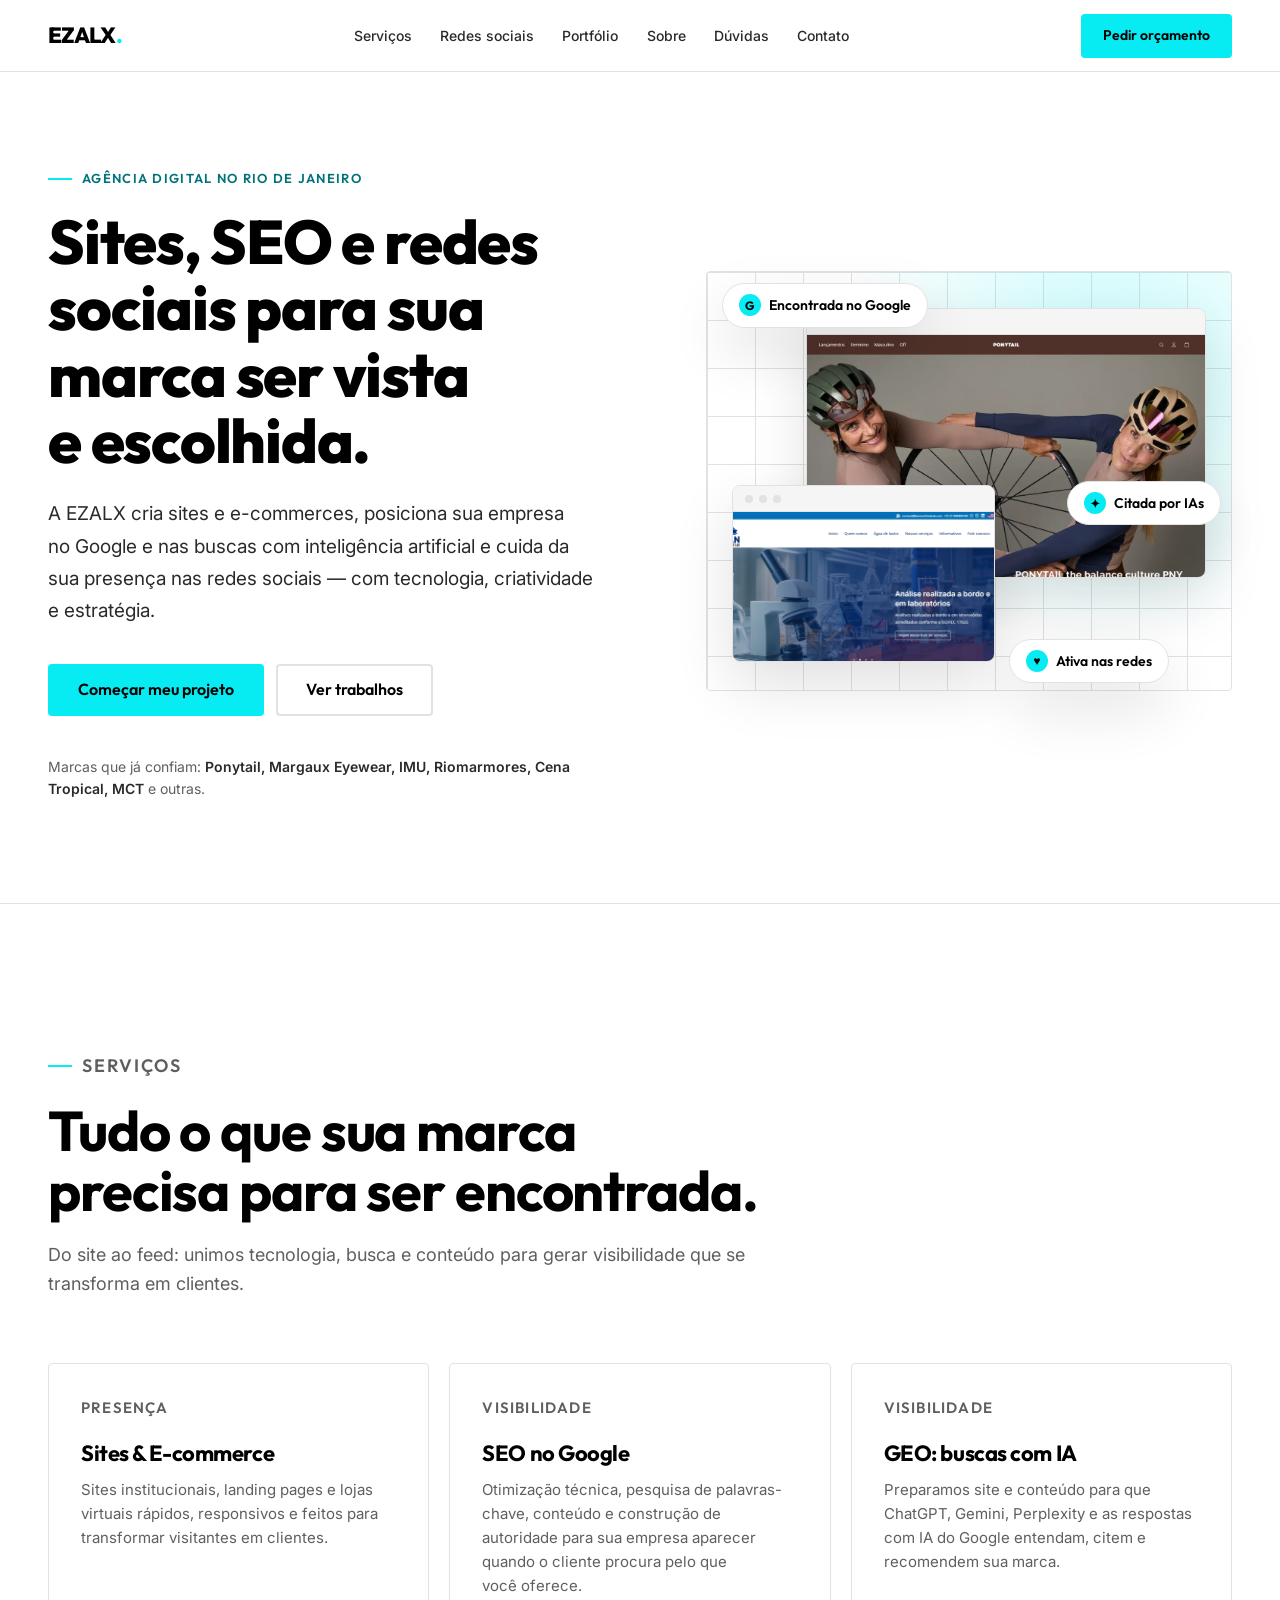
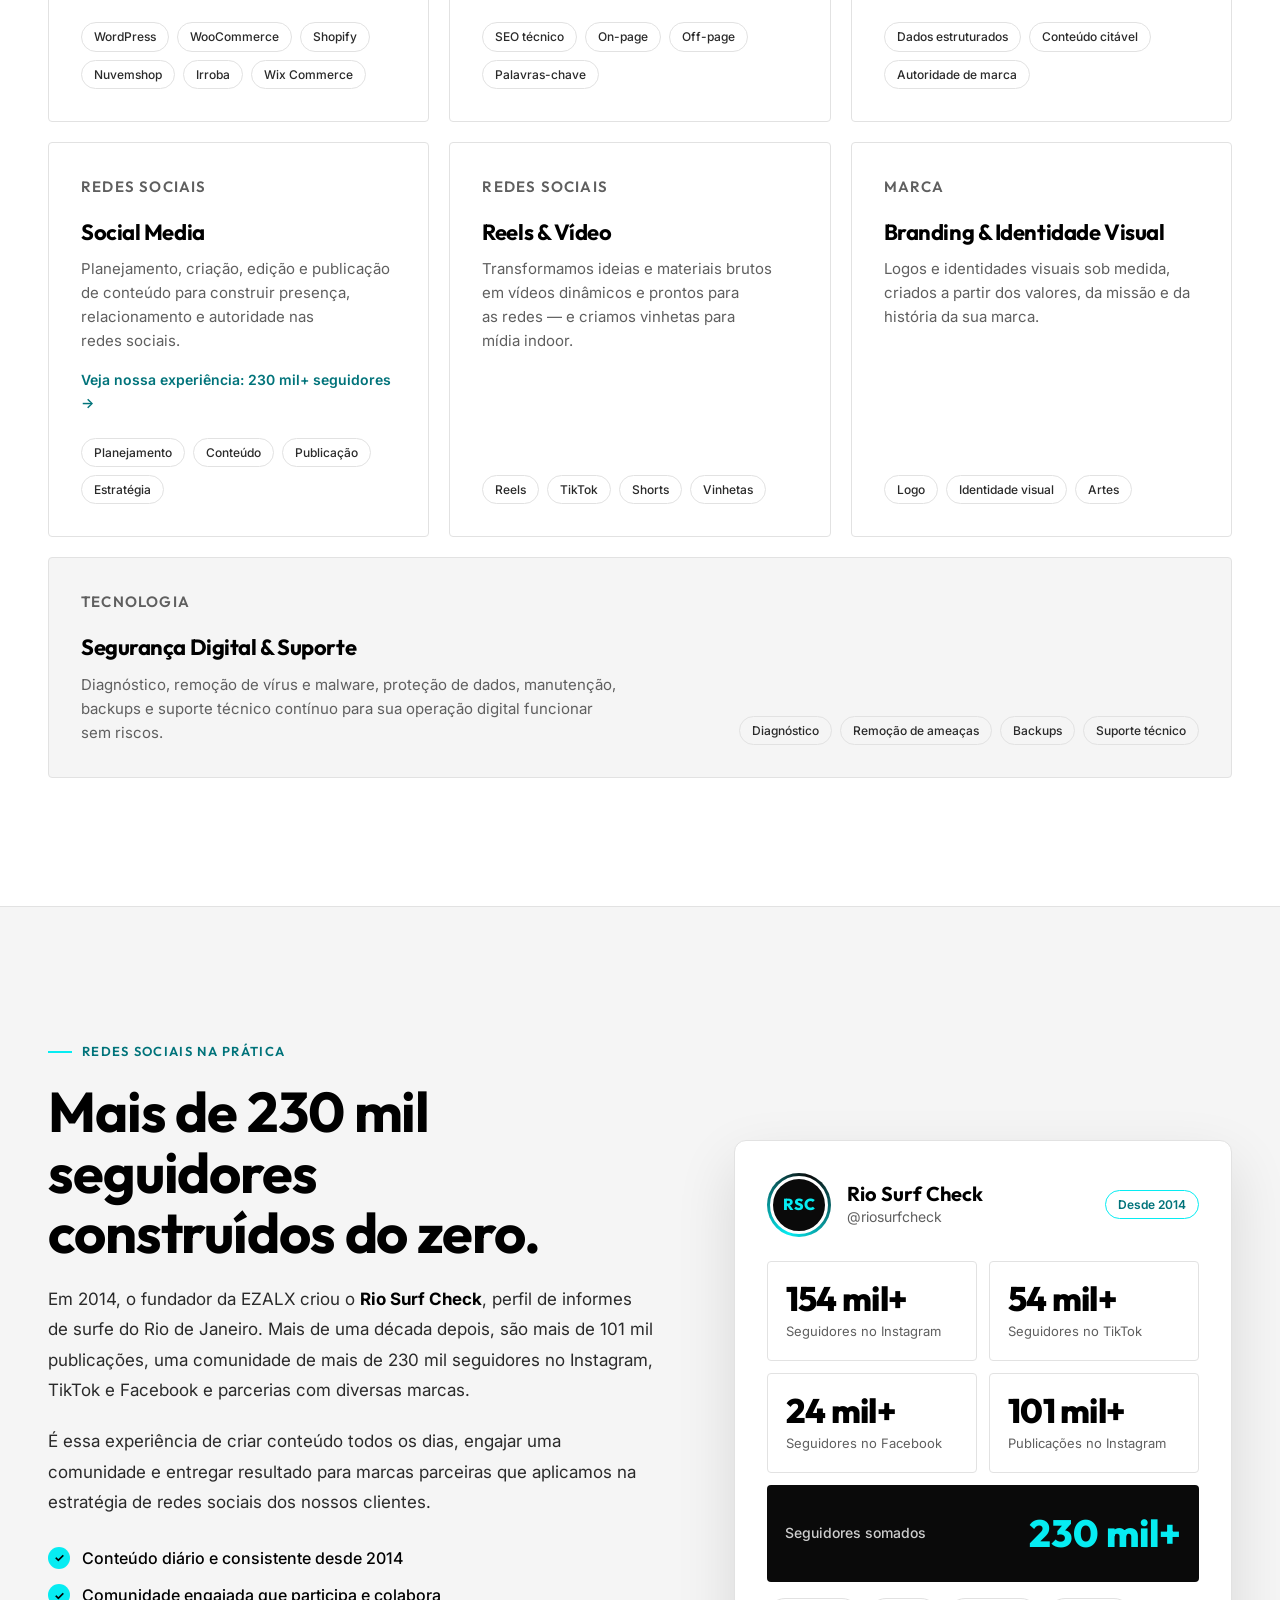
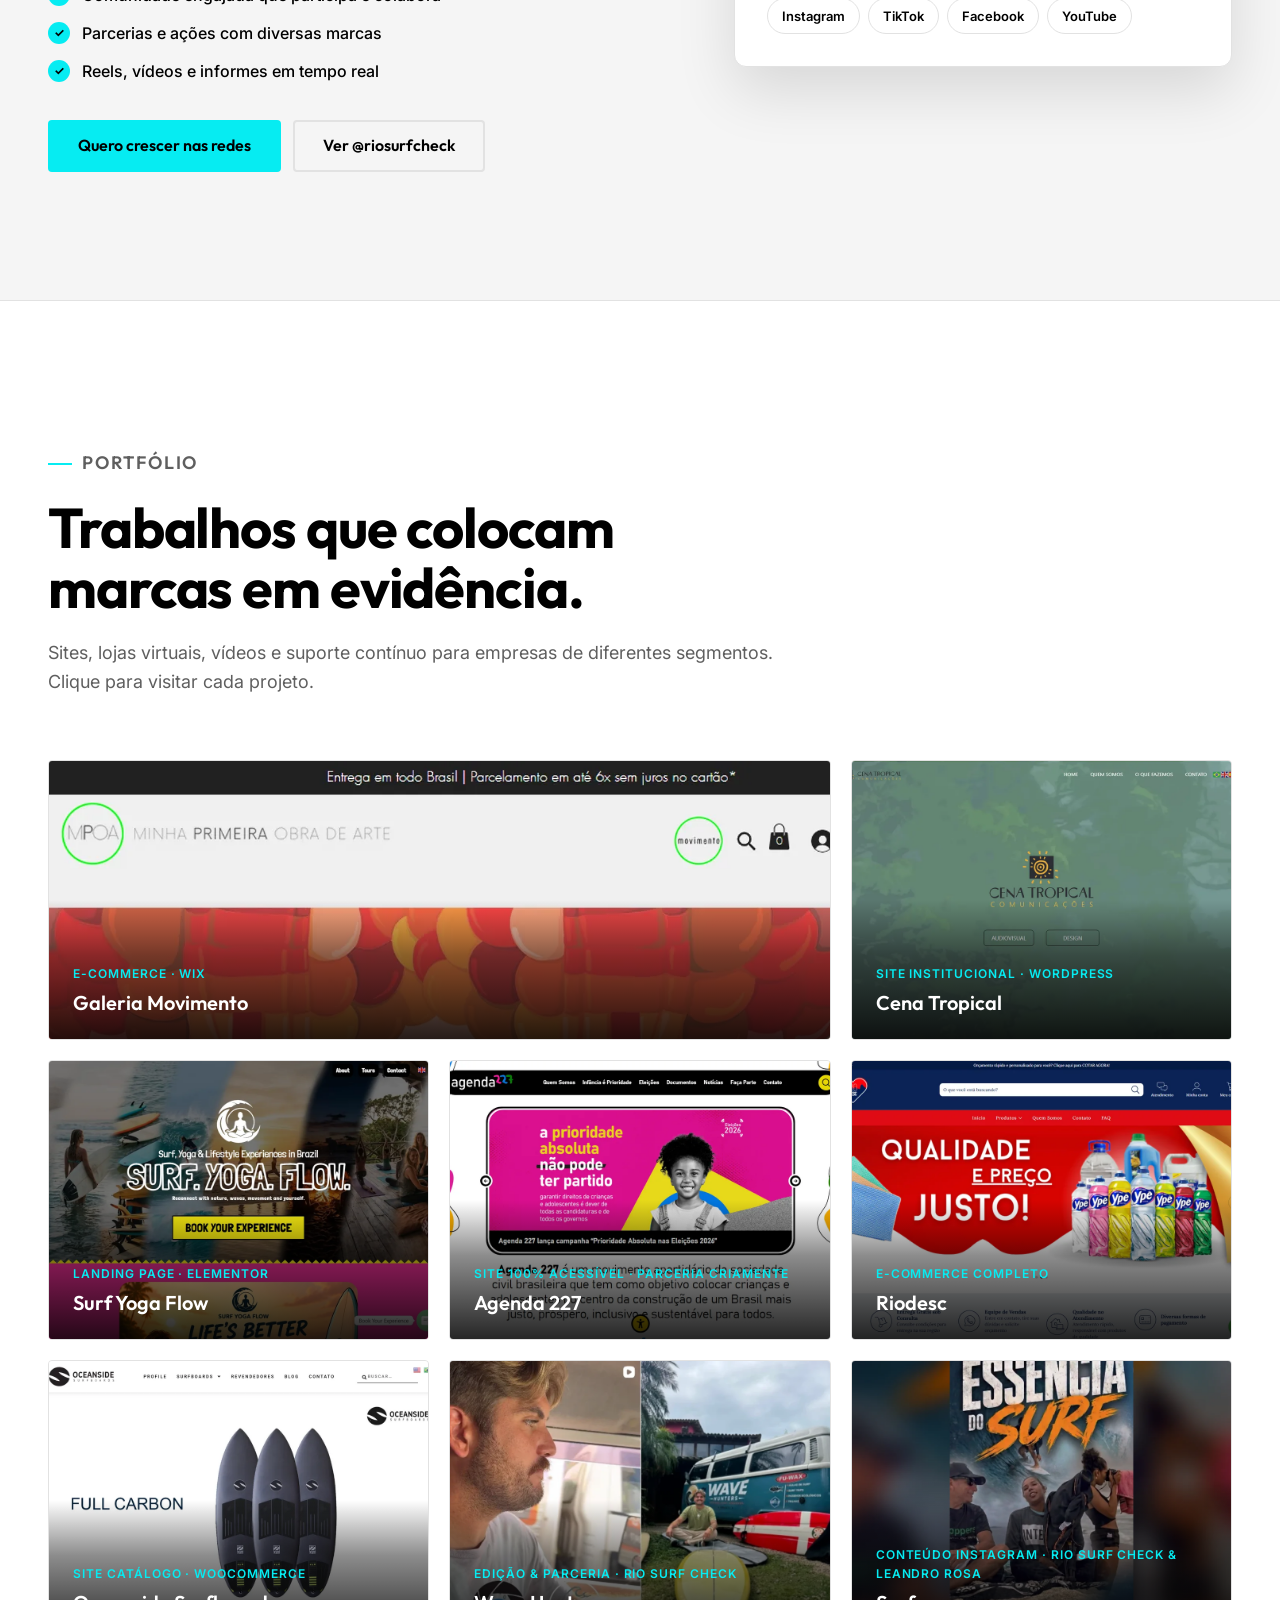
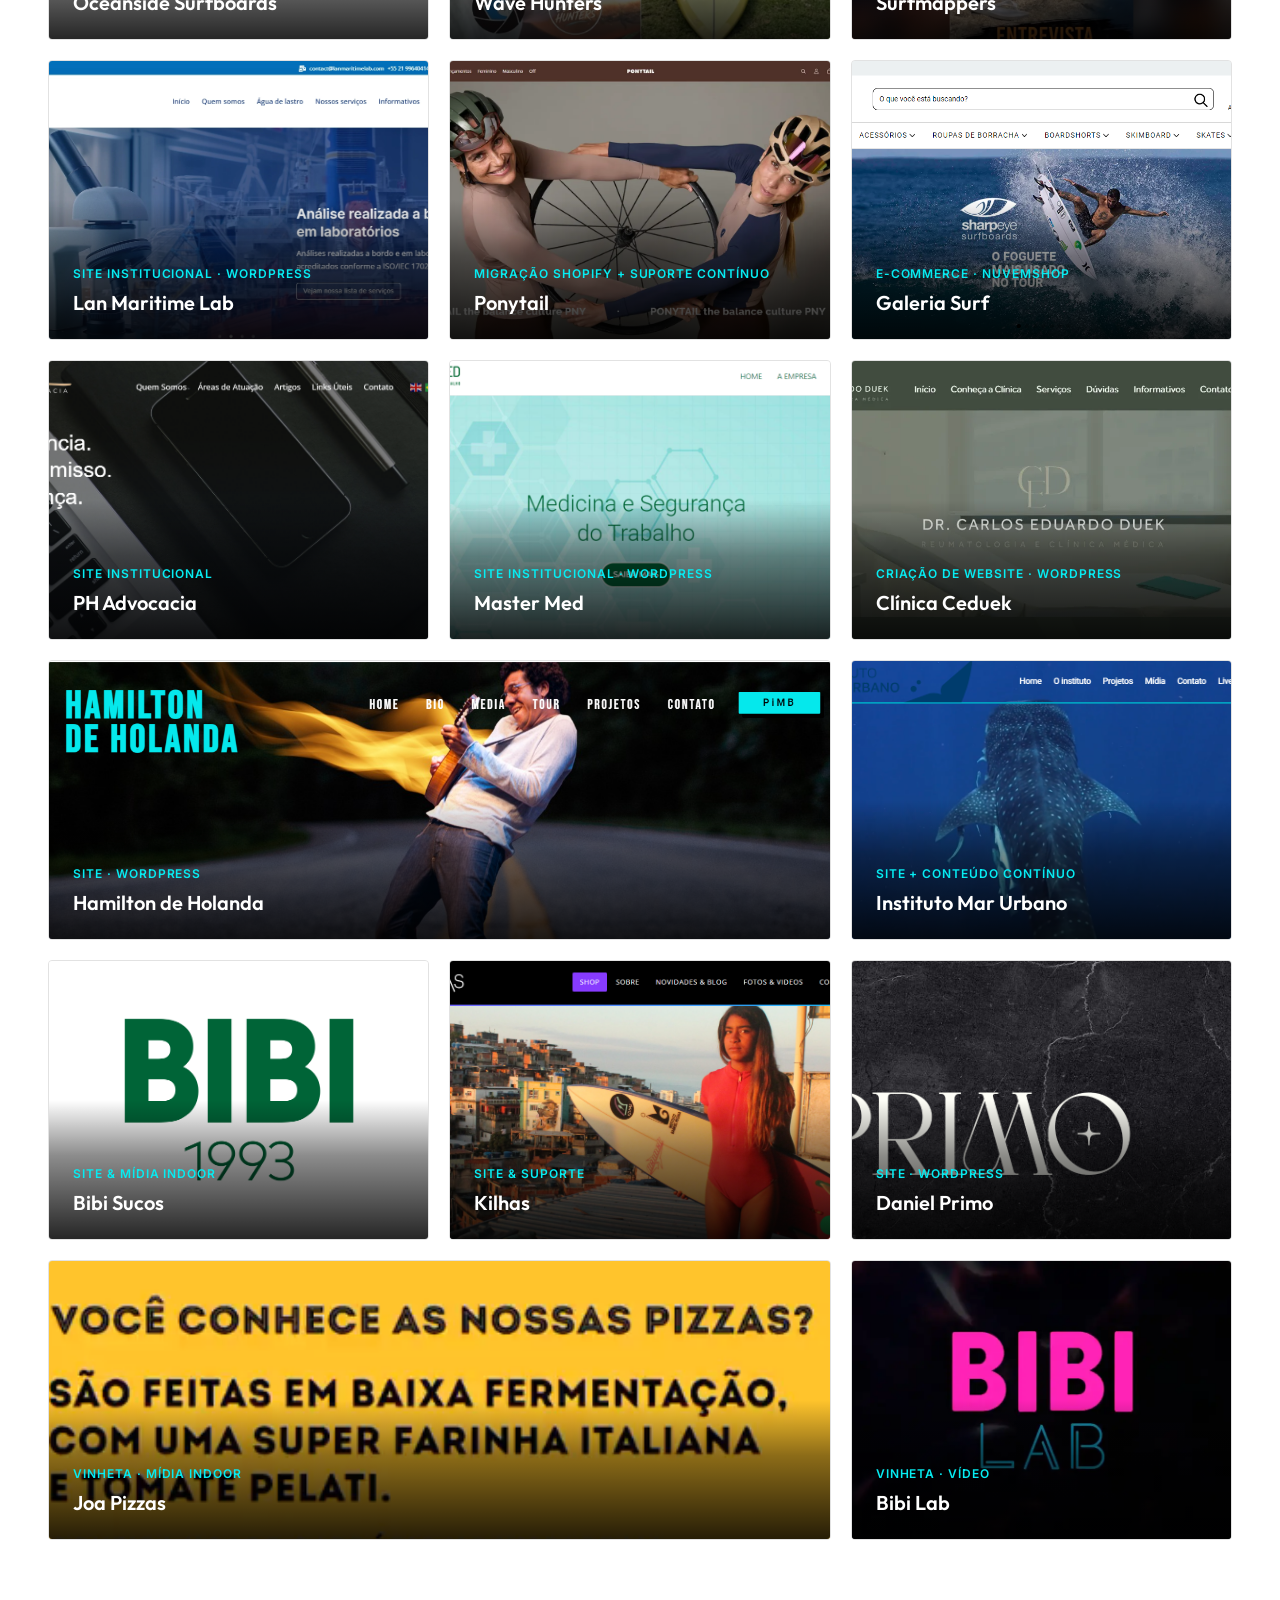
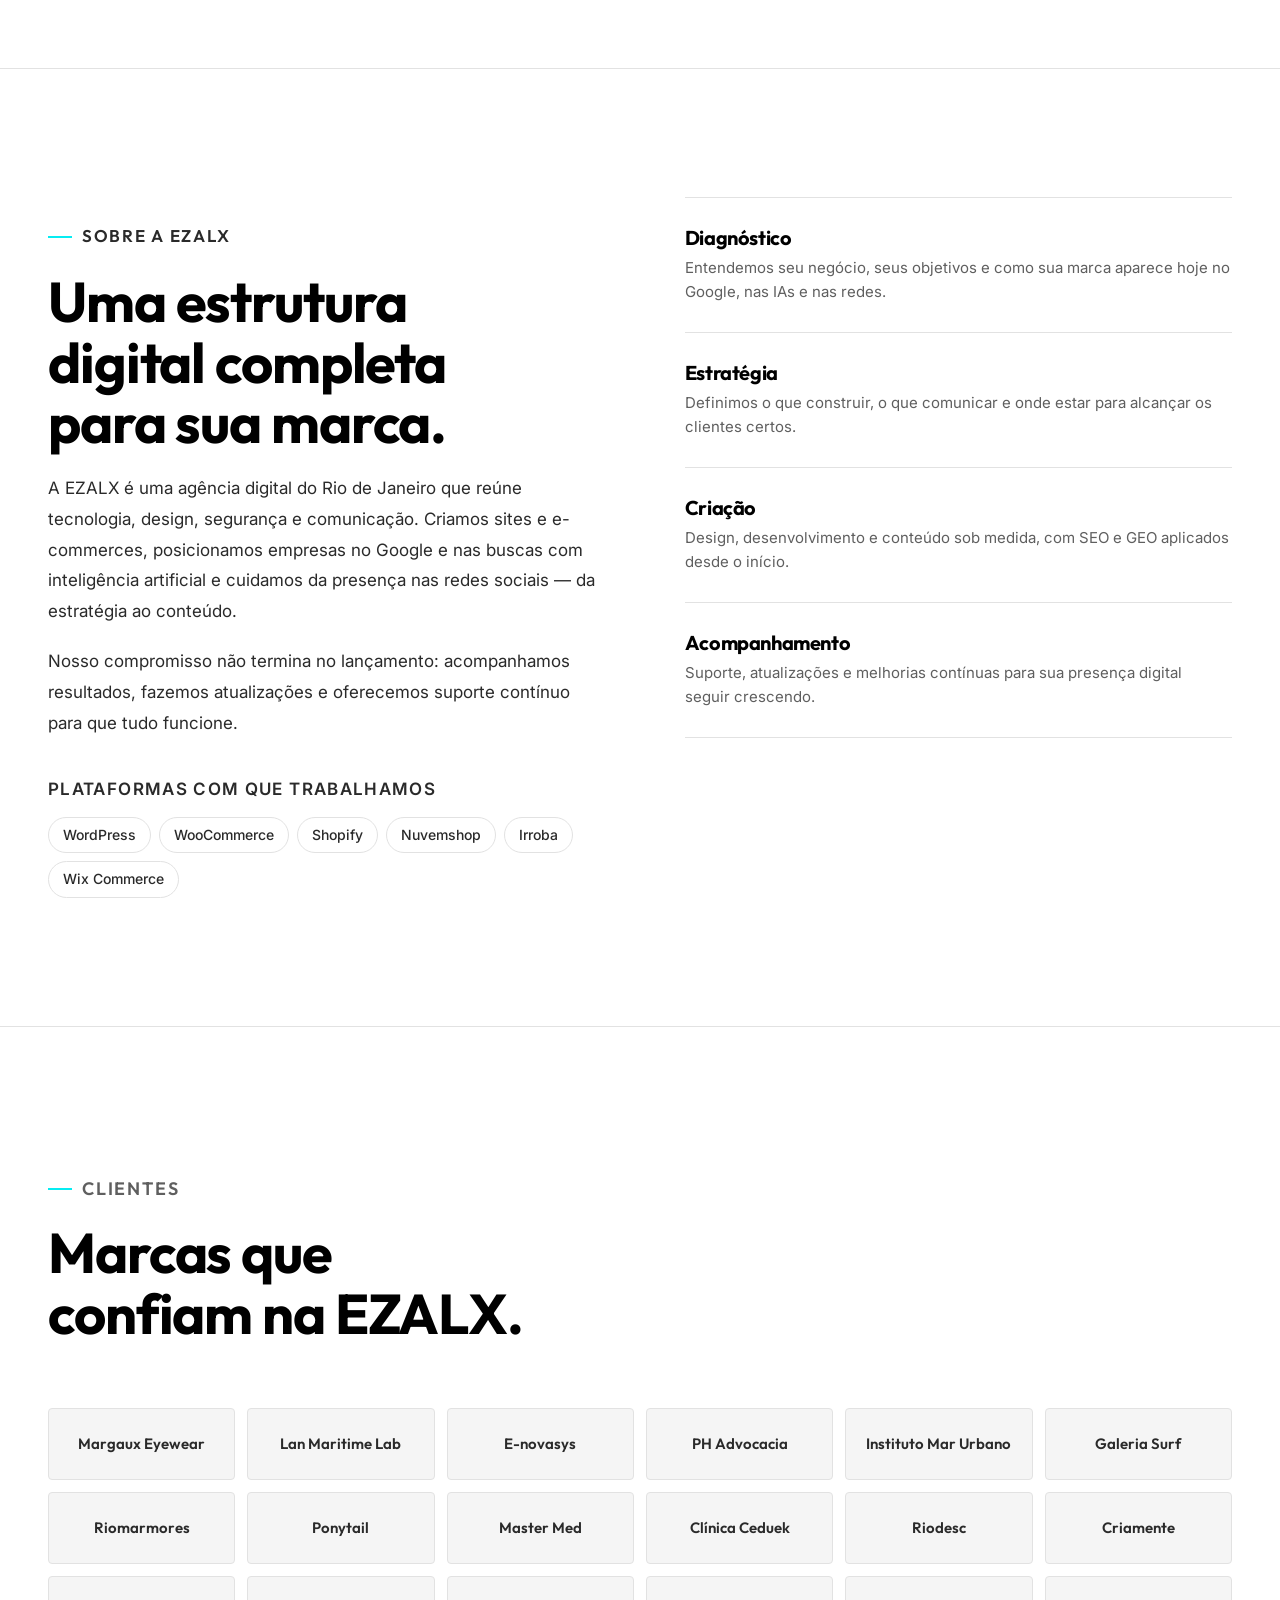
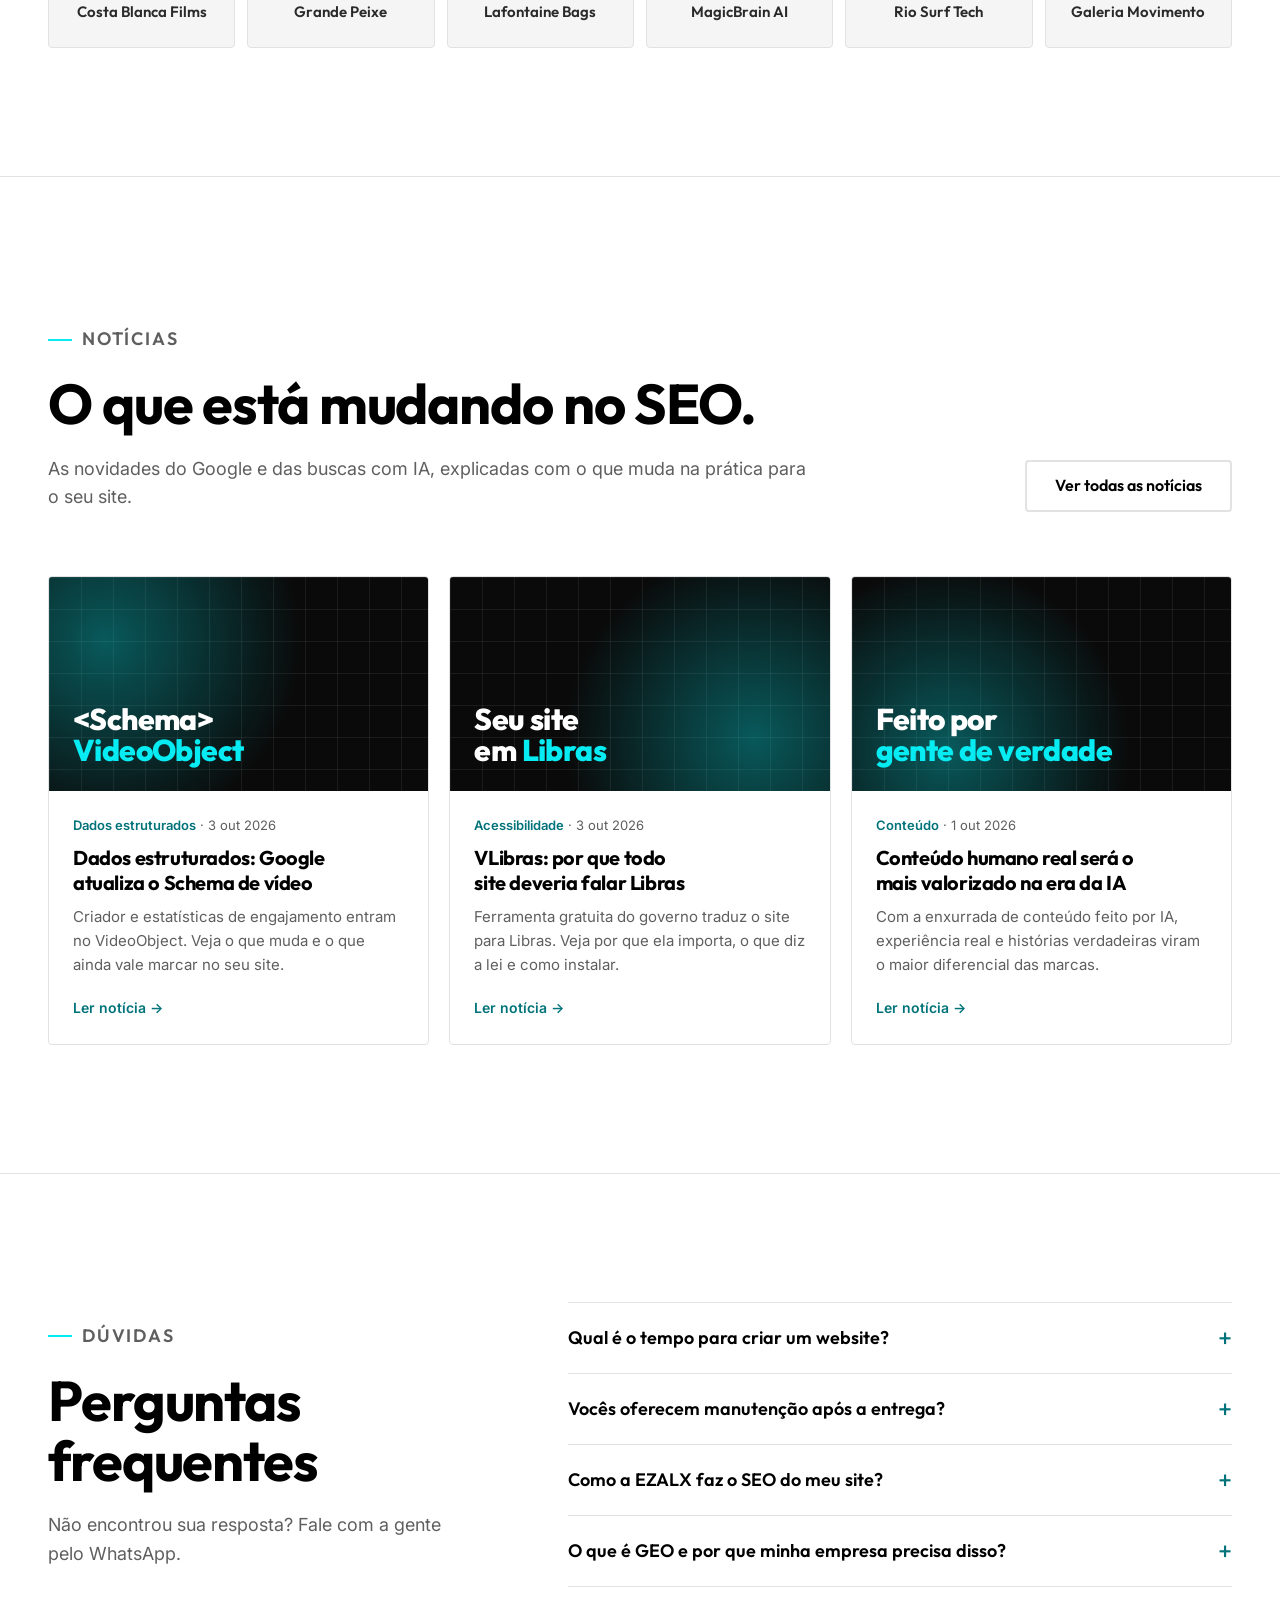
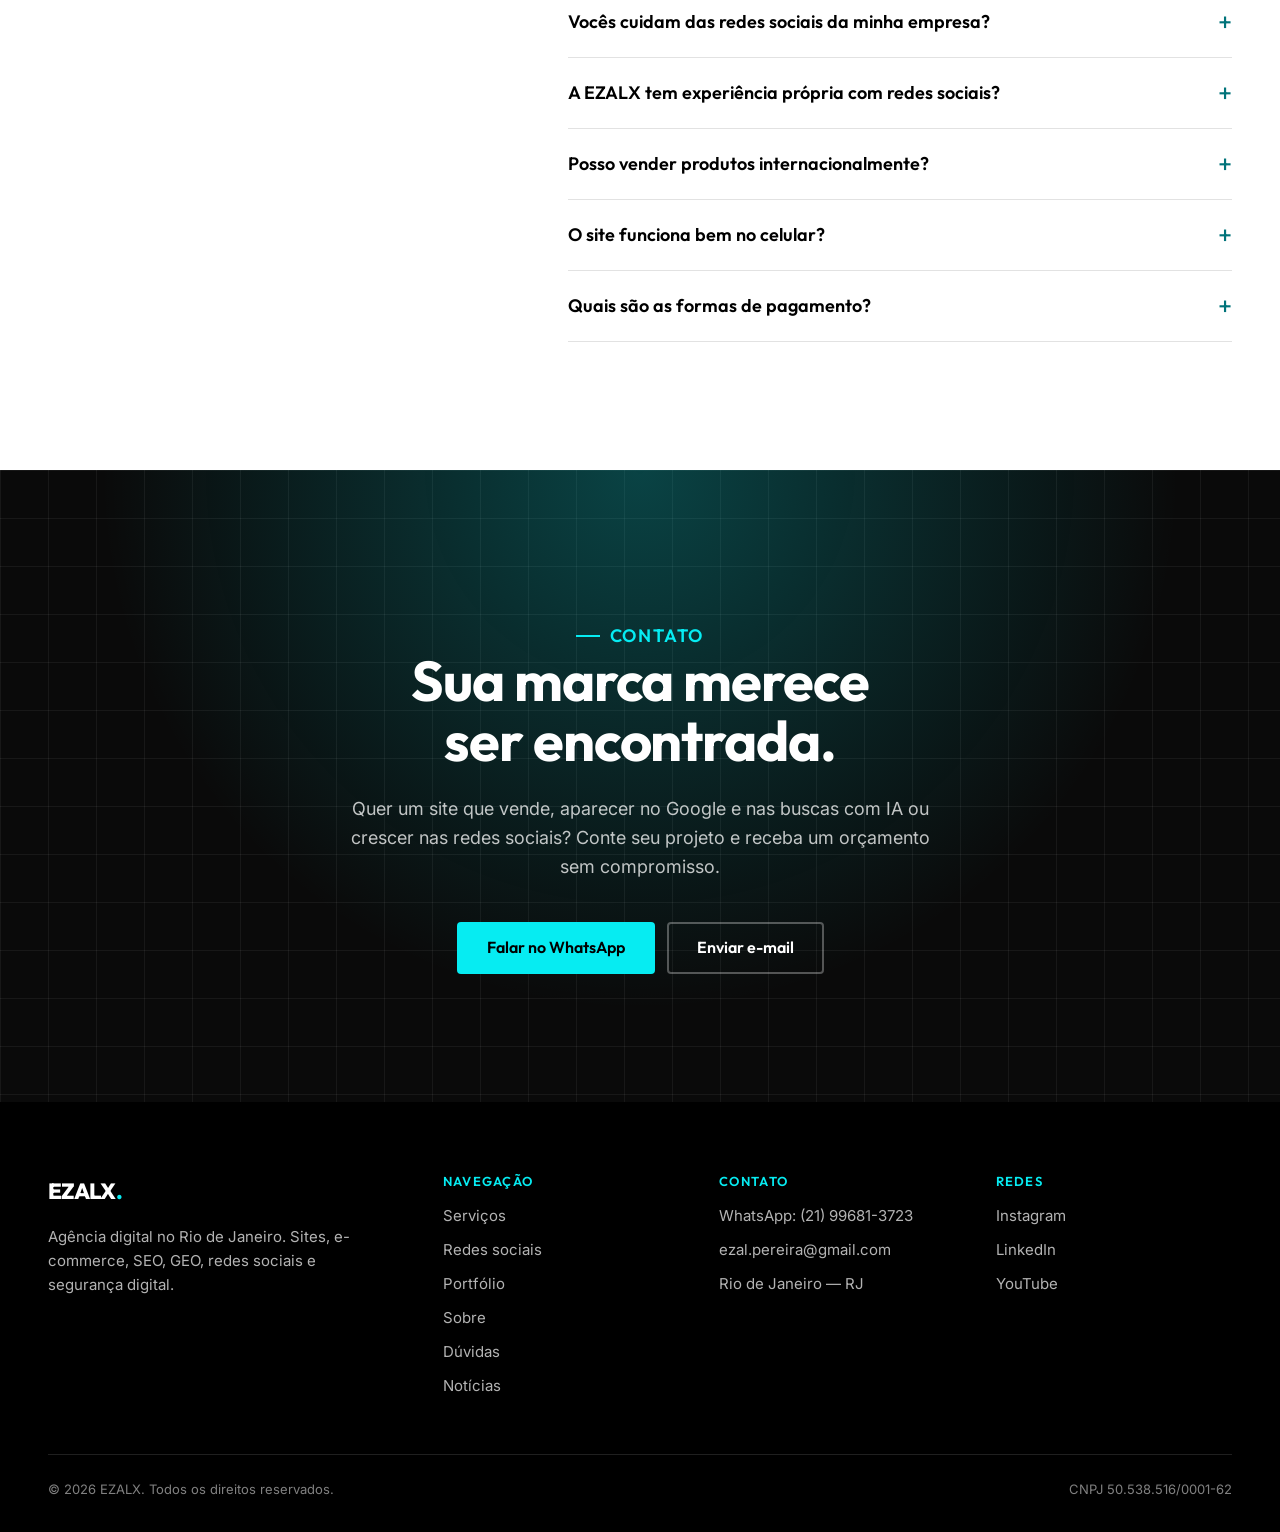
<file: index.html>
<!DOCTYPE html>
<html lang="pt-BR">
<head>
    <meta charset="UTF-8">
    <meta name="viewport" content="width=device-width, initial-scale=1.0, viewport-fit=cover">
    <meta name="format-detection" content="telephone=no">

    <!-- SEO -->
    <title>EZALX | Sites, SEO, GEO e Redes Sociais no Rio de Janeiro</title>
    <meta name="description" content="Agência digital no Rio de Janeiro: criação de sites e e-commerces, SEO no Google, GEO para buscas com IA, gestão de redes sociais e Reels. Peça um orçamento.">
    <meta name="author" content="EZALX">
    <meta name="robots" content="index, follow, max-image-preview:large, max-snippet:-1, max-video-preview:-1">
    <meta name="google-site-verification" content="6mnoq4SMfIGc9_Ad-mjVzcxsLZ_Y26KEUKKZuFEekvA">
    <link rel="canonical" href="https://ezalx.netlify.app/">

    <!-- OPEN GRAPH -->
    <meta property="og:type" content="website">
    <meta property="og:url" content="https://ezalx.netlify.app/">
    <meta property="og:title" content="EZALX — Sites, SEO, GEO e Redes Sociais">
    <meta property="og:description" content="Sites e e-commerces, SEO, GEO para buscas com IA e gestão de redes sociais. Agência digital no Rio de Janeiro.">
    <meta property="og:locale" content="pt_BR">
    <meta property="og:site_name" content="EZALX">
    <meta property="og:image" content="https://ezalx.netlify.app/og-image.png">
    <meta property="og:image:width" content="1200">
    <meta property="og:image:height" content="630">
    <meta property="og:image:alt" content="EZALX — Sites, SEO, GEO e Redes Sociais">

    <!-- TWITTER CARD -->
    <meta name="twitter:card" content="summary_large_image">
    <meta name="twitter:title" content="EZALX — Sites, SEO, GEO e Redes Sociais">
    <meta name="twitter:description" content="Sites e e-commerces, SEO, GEO para buscas com IA e gestão de redes sociais.">
    <meta name="twitter:image" content="https://ezalx.netlify.app/og-image.png">

    <!-- FONTS -->
    <link rel="preconnect" href="https://fonts.googleapis.com">
    <link rel="preconnect" href="https://fonts.gstatic.com" crossorigin>
    <link rel="preconnect" href="https://www.googletagmanager.com">
    <link rel="stylesheet" href="https://fonts.googleapis.com/css2?family=Outfit:wght@500;600;700;800&family=Inter:wght@400;500;600&display=swap">

    <!-- FAVICON -->
    <link rel="icon" href="ezalx.png" type="image/png">
    <link rel="apple-touch-icon" href="ezalx.png">
    <meta name="theme-color" content="#06ECF2">

    <!-- GOOGLE ANALYTICS -->
    <script async src="https://www.googletagmanager.com/gtag/js?id=G-WHY3TFZZZW"></script>
    <script>
      window.dataLayer = window.dataLayer || [];
      function gtag(){dataLayer.push(arguments);}
      gtag('js', new Date());
      gtag('config', 'G-WHY3TFZZZW');
    </script>

    <!-- SCHEMA.ORG -->
    <script type="application/ld+json">
    {
        "@context": "https://schema.org",
        "@graph": [
            {
                "@type": "ProfessionalService",
                "@id": "https://ezalx.netlify.app/#business",
                "name": "EZALX",
                "description": "Agência digital no Rio de Janeiro especializada em criação de sites e e-commerces, SEO, GEO (otimização para buscas com inteligência artificial), gestão de redes sociais, produção de Reels e vídeos, branding e segurança digital.",
                "url": "https://ezalx.netlify.app/",
                "logo": {
                    "@type": "ImageObject",
                    "url": "https://ezalx.netlify.app/ezalx.png",
                    "width": 600,
                    "height": 600
                },
                "image": "https://ezalx.netlify.app/og-image.png",
                "telephone": "+55-21-99681-3723",
                "email": "ezal.pereira@gmail.com",
                "taxID": "50.538.516/0001-62",
                "priceRange": "$$",
                "address": {
                    "@type": "PostalAddress",
                    "addressLocality": "Rio de Janeiro",
                    "addressRegion": "RJ",
                    "addressCountry": "BR"
                },
                "areaServed": [
                    { "@type": "City", "name": "Rio de Janeiro" },
                    { "@type": "Country", "name": "Brasil" }
                ],
                "contactPoint": {
                    "@type": "ContactPoint",
                    "contactType": "sales",
                    "telephone": "+55-21-99681-3723",
                    "email": "ezal.pereira@gmail.com",
                    "availableLanguage": ["Portuguese"]
                },
                "sameAs": [
                    "https://www.instagram.com/ezalx/",
                    "https://www.linkedin.com/in/ezalx-aumumana/",
                    "https://www.youtube.com/@ezalx"
                ],
                "knowsAbout": [
                    "Criação de sites",
                    "E-commerce",
                    "SEO",
                    "GEO (Generative Engine Optimization)",
                    "Gestão de redes sociais",
                    "Produção de Reels e vídeos",
                    "Criação de comunidades nas redes sociais",
                    "Parcerias com marcas",
                    "Branding e identidade visual",
                    "Segurança digital",
                    "WordPress",
                    "WooCommerce",
                    "Shopify",
                    "Nuvemshop",
                    "Irroba",
                    "Wix Commerce"
                ],
                "hasOfferCatalog": {
                    "@type": "OfferCatalog",
                    "name": "Serviços EZALX",
                    "itemListElement": [
                        { "@type": "Offer", "itemOffered": { "@type": "Service", "name": "Criação de sites e e-commerce", "description": "Sites institucionais, landing pages e lojas virtuais em WordPress, WooCommerce, Shopify, Nuvemshop, Irroba e Wix Commerce." } },
                        { "@type": "Offer", "itemOffered": { "@type": "Service", "name": "SEO", "description": "Otimização técnica, pesquisa de palavras-chave, conteúdo e construção de autoridade para aparecer no Google." } },
                        { "@type": "Offer", "itemOffered": { "@type": "Service", "name": "GEO — otimização para buscas com IA", "description": "Site, dados estruturados e conteúdo preparados para que ChatGPT, Gemini, Perplexity e as respostas com IA do Google entendam, citem e recomendem a marca." } },
                        { "@type": "Offer", "itemOffered": { "@type": "Service", "name": "Gestão de redes sociais", "description": "Planejamento, criação, edição e publicação de conteúdo e estratégia digital para redes sociais." } },
                        { "@type": "Offer", "itemOffered": { "@type": "Service", "name": "Reels e vídeo", "description": "Edição de vídeos para Reels, TikTok e Shorts e vinhetas para mídia indoor." } },
                        { "@type": "Offer", "itemOffered": { "@type": "Service", "name": "Branding e identidade visual", "description": "Criação de logos e identidades visuais sob medida." } },
                        { "@type": "Offer", "itemOffered": { "@type": "Service", "name": "Segurança digital e suporte", "description": "Diagnóstico, remoção de vírus e malware, proteção de dados, manutenção, backups e suporte técnico." } }
                    ]
                }
            },
            {
                "@type": "WebSite",
                "@id": "https://ezalx.netlify.app/#website",
                "url": "https://ezalx.netlify.app/",
                "name": "EZALX",
                "inLanguage": "pt-BR",
                "publisher": { "@id": "https://ezalx.netlify.app/#business" }
            },
            {
                "@type": "WebPage",
                "@id": "https://ezalx.netlify.app/#webpage",
                "url": "https://ezalx.netlify.app/",
                "name": "EZALX | Sites, SEO, GEO e Redes Sociais no Rio de Janeiro",
                "inLanguage": "pt-BR",
                "isPartOf": { "@id": "https://ezalx.netlify.app/#website" },
                "about": { "@id": "https://ezalx.netlify.app/#business" },
                "dateModified": "2026-09-28"
            },
            {
                "@type": "FAQPage",
                "@id": "https://ezalx.netlify.app/#faq",
                "mainEntity": [
                    { "@type": "Question", "name": "Qual é o tempo para criar um website?", "acceptedAnswer": { "@type": "Answer", "text": "O tempo varia de acordo com a complexidade do projeto. Websites simples levam de 15 a 30 dias e e-commerces podem levar de 30 a 60 dias. Fazemos estimativas personalizadas após analisar o seu projeto." } },
                    { "@type": "Question", "name": "Vocês oferecem manutenção após a entrega?", "acceptedAnswer": { "@type": "Answer", "text": "Sim. Oferecemos planos de manutenção mensal que incluem atualizações, backups, segurança e suporte técnico contínuo para garantir que seu site funcione perfeitamente." } },
                    { "@type": "Question", "name": "Como a EZALX faz o SEO do meu site?", "acceptedAnswer": { "@type": "Answer", "text": "Implementamos SEO on-page completo: meta tags, estrutura de títulos, URLs amigáveis, sitemap, dados estruturados (schema) e otimização de velocidade. Também fazemos pesquisa de palavras-chave, construção de autoridade e consultoria de SEO técnico." } },
                    { "@type": "Question", "name": "O que é GEO e por que minha empresa precisa disso?", "acceptedAnswer": { "@type": "Answer", "text": "GEO (Generative Engine Optimization) é a otimização para buscas feitas com inteligência artificial, como ChatGPT, Gemini, Perplexity e as respostas com IA do Google. Cada vez mais pessoas pedem recomendações a essas ferramentas. O GEO organiza o site, os dados estruturados e o conteúdo da sua marca para que ela seja entendida, citada e recomendada nessas respostas." } },
                    { "@type": "Question", "name": "Vocês cuidam das redes sociais da minha empresa?", "acceptedAnswer": { "@type": "Answer", "text": "Sim. Fazemos planejamento, criação de conteúdo, edição de Reels e vídeos, publicação e estratégia digital para construir presença, relacionamento e autoridade nas redes sociais." } },
                    { "@type": "Question", "name": "A EZALX tem experiência própria com redes sociais?", "acceptedAnswer": { "@type": "Answer", "text": "Sim. O fundador da EZALX criou em 2014 o Rio Surf Check (@riosurfcheck), perfil de informes de surfe do Rio de Janeiro com mais de 154 mil seguidores no Instagram, 54 mil no TikTok e 24 mil no Facebook, que faz parcerias com diversas marcas. Essa experiência prática é aplicada na estratégia de redes sociais dos nossos clientes." } },
                    { "@type": "Question", "name": "Posso vender produtos internacionalmente?", "acceptedAnswer": { "@type": "Answer", "text": "Sim. Desenvolvemos e-commerces com suporte a várias moedas, vários idiomas e integração com gateways internacionais de pagamento." } },
                    { "@type": "Question", "name": "O site funciona bem no celular?", "acceptedAnswer": { "@type": "Answer", "text": "Sim, 100% responsivo. Todos os projetos são desenvolvidos pensando primeiro no celular e funcionam em qualquer dispositivo." } },
                    { "@type": "Question", "name": "Quais são as formas de pagamento?", "acceptedAnswer": { "@type": "Answer", "text": "Aceitamos cartão de crédito, transferência bancária e PIX. Também oferecemos parcelamento em até 12 vezes sem juros para projetos maiores." } }
                ]
            }
        ]
    }
    </script>

    <style>
        /* === TOKENS === */
        :root {
            --bg: #ffffff;
            --fg: #000000;
            --text-2: #2a2a2a;
            --muted: #5f5f5f;
            --surface: #f5f5f5;
            --border: #e2e2e2;
            --accent: #06ECF2;
            --accent-text: #00737A;
            --nav-bg: rgba(255, 255, 255, 0.92);
            --shadow: 0 24px 60px rgba(0, 0, 0, 0.12);

            --font-display: 'Outfit', -apple-system, BlinkMacSystemFont, 'Segoe UI', sans-serif;
            --font-body: 'Inter', -apple-system, BlinkMacSystemFont, 'Segoe UI', sans-serif;

            --gutter: clamp(16px, 4vw, 48px);
            --nav-h: 72px;
            --section-y: clamp(72px, 10vw, 128px);
            --radius: 4px;
            --ease: cubic-bezier(0.4, 0, 0.2, 1);
        }

        @media (prefers-color-scheme: dark) {
            :root:not([data-theme="light"]) {
                --bg: #0a0a0a;
                --fg: #ffffff;
                --text-2: #e8e8e8;
                --muted: #a3a3a3;
                --surface: #141414;
                --border: #2a2a2a;
                --accent-text: #06ECF2;
                --nav-bg: rgba(10, 10, 10, 0.9);
                --shadow: 0 24px 60px rgba(0, 0, 0, 0.5);
                color-scheme: dark;
            }
        }

        :root[data-theme="dark"] {
            --bg: #0a0a0a;
            --fg: #ffffff;
            --text-2: #e8e8e8;
            --muted: #a3a3a3;
            --surface: #141414;
            --border: #2a2a2a;
            --accent-text: #06ECF2;
            --nav-bg: rgba(10, 10, 10, 0.9);
            --shadow: 0 24px 60px rgba(0, 0, 0, 0.5);
            color-scheme: dark;
        }

        /* === BASE === */
        *, *::before, *::after { margin: 0; padding: 0; box-sizing: border-box; }

        html {
            scroll-behavior: smooth;
            scroll-padding-top: var(--nav-h);
            -webkit-font-smoothing: antialiased;
            -moz-osx-font-smoothing: grayscale;
            -webkit-text-size-adjust: 100%;
        }

        html, body { overflow-x: clip; }

        body {
            font-family: var(--font-body);
            font-size: 16px;
            line-height: 1.6;
            background: var(--bg);
            color: var(--fg);
        }

        img { max-width: 100%; display: block; }

        a { color: inherit; text-decoration: none; transition: color 0.2s var(--ease), border-color 0.2s var(--ease); }

        :focus-visible { outline: 2px solid var(--accent); outline-offset: 3px; }

        h1, h2, h3 {
            font-family: var(--font-display);
            font-weight: 700;
            line-height: 1.08;
            text-wrap: balance;
            letter-spacing: -0.02em;
        }

        h1 { font-size: clamp(38px, 4.8vw, 66px); font-weight: 800; }
        h2 { font-size: clamp(32px, 4.4vw, 56px); }
        h3 { font-size: 22px; line-height: 1.2; }

        p { text-wrap: pretty; }

        .container { width: min(1280px, 100% - 2 * var(--gutter)); margin-inline: auto; }

        .section { padding-block: var(--section-y); border-top: 1px solid var(--border); }

        .section-head { max-width: 760px; margin-bottom: clamp(40px, 6vw, 64px); }
        .section-head p { margin-top: 20px; font-size: 18px; color: var(--muted); }

        .eyebrow {
            display: inline-flex;
            align-items: center;
            gap: 10px;
            margin-bottom: 20px;
            font-family: var(--font-display);
            font-size: 13px;
            font-weight: 600;
            letter-spacing: 0.1em;
            text-transform: uppercase;
            color: var(--accent-text);
        }

        .eyebrow::before { content: ''; width: 24px; height: 2px; background: var(--accent); }

        .skip-link {
            position: absolute;
            top: -100px;
            left: 16px;
            z-index: 200;
            padding: 12px 16px;
            background: var(--accent);
            color: #000;
            font-weight: 600;
        }

        .skip-link:focus { top: 16px; }

        /* === BUTTONS === */
        .btn {
            display: inline-flex;
            align-items: center;
            justify-content: center;
            gap: 10px;
            min-height: 52px;
            padding: 0 28px;
            border: 2px solid transparent;
            border-radius: var(--radius);
            font-family: var(--font-display);
            font-size: 16px;
            font-weight: 600;
            white-space: nowrap;
            cursor: pointer;
            transition: transform 0.25s var(--ease), box-shadow 0.25s var(--ease), border-color 0.25s var(--ease), color 0.25s var(--ease);
        }

        .btn-primary { background: var(--accent); color: #000; }
        .btn-primary:hover { transform: translateY(-2px); box-shadow: 0 12px 32px rgba(6, 236, 242, 0.35); }

        .btn-ghost { border-color: var(--border); color: var(--fg); }
        .btn-ghost:hover { border-color: var(--accent); color: var(--accent-text); }

        .btn-light { border-color: rgba(255, 255, 255, 0.3); color: #fff; }
        .btn-light:hover { border-color: var(--accent); color: var(--accent); }

        .btn-sm { min-height: 44px; padding: 0 20px; font-size: 14px; }

        /* === NAV === */
        .site-nav {
            position: fixed;
            inset: 0 0 auto 0;
            height: var(--nav-h);
            z-index: 100;
            background: var(--nav-bg);
            backdrop-filter: blur(12px);
            -webkit-backdrop-filter: blur(12px);
            border-bottom: 1px solid var(--border);
        }

        .site-nav .container {
            height: 100%;
            display: flex;
            align-items: center;
            justify-content: space-between;
            gap: 24px;
        }

        .logo {
            font-family: var(--font-display);
            font-size: 22px;
            font-weight: 800;
            letter-spacing: -0.03em;
            color: var(--fg);
        }

        .logo span { color: var(--accent); }

        .nav-menu { display: flex; align-items: center; gap: clamp(18px, 2.2vw, 32px); list-style: none; }

        .nav-menu a { font-size: 14px; font-weight: 500; color: var(--text-2); position: relative; }

        .nav-menu a::after {
            content: '';
            position: absolute;
            left: 0;
            bottom: -6px;
            width: 0;
            height: 2px;
            background: var(--accent);
            transition: width 0.25s var(--ease);
        }

        .nav-menu a:hover { color: var(--fg); }
        .nav-menu a:hover::after { width: 100%; }

        .nav-actions { display: flex; align-items: center; gap: 8px; }

        .nav-toggle {
            display: none;
            width: 44px;
            height: 44px;
            align-items: center;
            justify-content: center;
            background: none;
            border: 1px solid var(--border);
            border-radius: var(--radius);
            color: var(--fg);
            cursor: pointer;
        }

        .nav-toggle svg { width: 20px; height: 20px; }

        @media (max-width: 860px) {
            .nav-toggle { display: inline-flex; }

            .nav-menu {
                display: none;
                position: absolute;
                top: var(--nav-h);
                left: 0;
                right: 0;
                flex-direction: column;
                align-items: stretch;
                gap: 0;
                padding: 8px var(--gutter) 24px;
                background: var(--bg);
                border-bottom: 1px solid var(--border);
                box-shadow: var(--shadow);
            }

            .nav-menu.is-open { display: flex; }
            .nav-menu a { display: block; padding: 16px 0; font-size: 17px; border-bottom: 1px solid var(--border); }
            .nav-menu a::after { display: none; }
        }

        /* === HERO BACKGROUND (grafo de IA animado) === */
        .hero { position: relative; }
        .hero > :not(.hero-bg) { position: relative; z-index: 1; }

        .hero-bg {
            position: absolute;
            top: 0;
            left: 50%;
            z-index: 0;
            display: block;
            width: 100vw;
            height: 100%;
            transform: translateX(-50%);
            pointer-events: none;
            -webkit-mask-image: linear-gradient(to bottom, transparent 0, #000 14%, #000 72%, transparent 100%);
            mask-image: linear-gradient(to bottom, transparent 0, #000 14%, #000 72%, transparent 100%);
        }

        /* === HERO === */
        .hero {
            padding-top: calc(var(--nav-h) + clamp(40px, 7vw, 96px));
            padding-bottom: clamp(64px, 8vw, 112px);
            display: grid;
            grid-template-columns: 1.05fr 0.95fr;
            gap: clamp(40px, 6vw, 80px);
            align-items: center;
        }

        .hero-lead {
            margin-top: 24px;
            max-width: 560px;
            font-size: clamp(17px, 1.6vw, 19px);
            line-height: 1.7;
            color: var(--text-2);
        }

        .hero-cta { display: flex; flex-wrap: wrap; gap: 12px; margin-top: 36px; }

        .hero-proof { margin-top: 40px; font-size: 14px; color: var(--muted); }
        .hero-proof strong { color: var(--text-2); font-weight: 600; }

        .hero-visual { position: relative; aspect-ratio: 5 / 4; }

        .hero-visual::before {
            content: '';
            position: absolute;
            inset: 0;
            border: 1px solid var(--border);
            border-radius: var(--radius);
            background-image:
                radial-gradient(circle at 75% 25%, rgba(6, 236, 242, 0.22), transparent 55%),
                linear-gradient(var(--border) 1px, transparent 1px),
                linear-gradient(90deg, var(--border) 1px, transparent 1px);
            background-size: 100% 100%, 48px 48px, 48px 48px;
        }

        .browser {
            position: absolute;
            display: flex;
            flex-direction: column;
            overflow: hidden;
            background: var(--bg);
            border: 1px solid var(--border);
            border-radius: 8px;
            box-shadow: var(--shadow);
        }

        .browser-bar {
            flex: none;
            display: flex;
            gap: 6px;
            align-items: center;
            height: 26px;
            padding: 0 12px;
            background: var(--surface);
            border-bottom: 1px solid var(--border);
        }

        .browser-bar i { width: 8px; height: 8px; border-radius: 50%; background: var(--border); }

        .browser img { flex: 1; width: 100%; min-height: 0; object-fit: cover; object-position: top center; }

        .browser--main { top: 9%; right: 5%; width: 76%; height: 64%; }
        .browser--alt { bottom: 7%; left: 5%; width: 50%; height: 42%; }

        .badge {
            position: absolute;
            display: flex;
            align-items: center;
            gap: 8px;
            padding: 10px 16px;
            background: var(--bg);
            border: 1px solid var(--border);
            border-radius: 999px;
            box-shadow: var(--shadow);
            font-family: var(--font-display);
            font-size: 14px;
            font-weight: 600;
            white-space: nowrap;
            animation: float 6s ease-in-out infinite;
        }

        .badge b { display: grid; place-items: center; width: 22px; height: 22px; border-radius: 50%; background: var(--accent); color: #000; font-size: 12px; }

        .badge--1 { top: 3%; left: 3%; }
        .badge--2 { top: 50%; right: 2%; animation-delay: -2s; }
        .badge--3 { bottom: 2%; right: 12%; animation-delay: -4s; }

        @keyframes float {
            0%, 100% { transform: translateY(0); }
            50% { transform: translateY(-8px); }
        }

        @media (max-width: 960px) {
            .hero { grid-template-columns: 1fr; }
            .hero-visual { aspect-ratio: 4 / 3; }
        }

        @media (max-width: 520px) {
            .badge { padding: 7px 12px; font-size: 12px; }
            .badge b { width: 18px; height: 18px; font-size: 10px; }
            .browser-bar { height: 18px; }
            .browser-bar i { width: 6px; height: 6px; }
        }

        /* === SERVICES === */
        .services-grid { display: grid; grid-template-columns: repeat(3, 1fr); gap: 20px; }

        .service {
            display: flex;
            flex-direction: column;
            padding: 32px;
            background: var(--bg);
            border: 1px solid var(--border);
            border-radius: var(--radius);
            transition: border-color 0.25s var(--ease), transform 0.25s var(--ease);
        }

        .service:hover { border-color: var(--accent); transform: translateY(-4px); }

        .service-kicker {
            margin-bottom: 20px;
            font-family: var(--font-display);
            font-size: 13px;
            font-weight: 600;
            letter-spacing: 0.08em;
            text-transform: uppercase;
            color: var(--accent-text);
        }

        .service h3 { margin-bottom: 12px; }
        .service p { color: var(--muted); font-size: 15px; }

        .tags { display: flex; flex-wrap: wrap; gap: 8px; margin-top: auto; padding-top: 24px; list-style: none; }

        .tags li {
            padding: 4px 12px;
            border: 1px solid var(--border);
            border-radius: 999px;
            font-size: 12px;
            font-weight: 500;
            color: var(--text-2);
        }

        .service--wide {
            grid-column: 1 / -1;
            display: grid;
            grid-template-columns: 1fr 1fr;
            gap: 16px 48px;
            align-items: end;
            background: var(--surface);
        }

        .service--wide .tags { margin-top: 0; padding-top: 0; justify-content: flex-end; }

        @media (max-width: 1024px) {
            .services-grid { grid-template-columns: repeat(2, 1fr); }
        }

        @media (max-width: 640px) {
            .services-grid { grid-template-columns: 1fr; }
            .service { padding: 24px; }
            .service--wide { grid-template-columns: 1fr; }
            .service--wide .tags { justify-content: flex-start; padding-top: 8px; }
        }

        .service-link {
            display: inline-block;
            margin-top: 16px;
            font-size: 14px;
            font-weight: 600;
            color: var(--accent-text);
        }

        .service-link:hover { text-decoration: underline; }

        /* === SOCIAL MEDIA === */
        .social { background: var(--surface); }

        .social-grid { display: grid; grid-template-columns: 1.1fr 0.9fr; gap: clamp(40px, 6vw, 88px); align-items: center; }

        .social-text > p:not(.eyebrow) { margin-top: 20px; font-size: 17px; line-height: 1.8; color: var(--text-2); }
        .social-text strong { color: var(--fg); }

        .checks { display: grid; gap: 12px; margin-top: 28px; list-style: none; }

        .checks li { display: flex; gap: 12px; align-items: flex-start; font-weight: 500; }

        .checks li::before {
            content: '✓';
            flex: none;
            display: grid;
            place-items: center;
            width: 22px;
            height: 22px;
            margin-top: 1px;
            border-radius: 50%;
            background: var(--accent);
            color: #000;
            font-size: 12px;
            font-weight: 700;
        }

        .profile-card {
            padding: clamp(20px, 3vw, 32px);
            background: var(--bg);
            border: 1px solid var(--border);
            border-radius: 12px;
            box-shadow: var(--shadow);
        }

        .profile-head { display: flex; align-items: center; gap: 16px; }

        .avatar {
            flex: none;
            display: grid;
            place-items: center;
            width: 64px;
            height: 64px;
            padding: 3px;
            border-radius: 50%;
            background: conic-gradient(from 200deg, var(--accent), #0a0a0a, var(--accent));
        }

        .avatar span {
            display: grid;
            place-items: center;
            width: 100%;
            height: 100%;
            border: 3px solid var(--bg);
            border-radius: 50%;
            background: #0a0a0a;
            color: var(--accent);
            font-family: var(--font-display);
            font-size: 16px;
            font-weight: 800;
        }

        .profile-name { font-family: var(--font-display); font-size: 20px; font-weight: 700; line-height: 1.2; }
        .profile-handle { font-size: 14px; color: var(--muted); }

        .profile-since {
            margin-left: auto;
            padding: 4px 12px;
            border: 1px solid var(--accent);
            border-radius: 999px;
            font-size: 12px;
            font-weight: 600;
            color: var(--accent-text);
            white-space: nowrap;
        }

        .profile-stats { display: grid; grid-template-columns: 1fr 1fr; gap: 12px; margin-top: 24px; }

        .stat-box { display: flex; flex-direction: column-reverse; padding: 18px; border: 1px solid var(--border); border-radius: var(--radius); }
        .stat-box dd { font-family: var(--font-display); font-size: clamp(26px, 3vw, 34px); font-weight: 800; line-height: 1.1; letter-spacing: -0.02em; }
        .stat-box dt { margin-top: 4px; font-size: 13px; color: var(--muted); }

        .profile-total {
            display: flex;
            align-items: center;
            justify-content: space-between;
            gap: 16px;
            margin-top: 12px;
            padding: 18px;
            border-radius: var(--radius);
            background: #0a0a0a;
            color: rgba(255, 255, 255, 0.8);
            font-size: 14px;
            font-weight: 500;
        }

        .profile-total strong { font-family: var(--font-display); font-size: clamp(28px, 3.2vw, 38px); font-weight: 800; color: var(--accent); }

        .profile-links { display: flex; flex-wrap: wrap; gap: 8px; margin-top: 16px; list-style: none; }

        .profile-links a {
            display: inline-flex;
            align-items: center;
            min-height: 36px;
            padding: 0 14px;
            border: 1px solid var(--border);
            border-radius: 999px;
            font-size: 13px;
            font-weight: 600;
        }

        .profile-links a:hover { border-color: var(--accent); color: var(--accent-text); }

        @media (max-width: 960px) {
            .social-grid { grid-template-columns: 1fr; }
        }

        @media (max-width: 400px) {
            .profile-head { flex-wrap: wrap; }
            .profile-since { margin-left: 80px; }
            .stat-box { padding: 14px; }
        }

        /* === PORTFOLIO === */
        .portfolio-grid {
            display: grid;
            grid-template-columns: repeat(3, 1fr);
            grid-auto-rows: 280px;
            gap: 20px;
        }

        .project {
            position: relative;
            overflow: hidden;
            display: block;
            background: var(--surface);
            border: 1px solid var(--border);
            border-radius: var(--radius);
        }

        .project:first-child { grid-column: span 2; }

        .project img {
            width: 100%;
            height: 100%;
            object-fit: cover;
            object-position: top center;
            transition: transform 0.6s var(--ease);
        }

        .project:hover img, .project:focus-visible img { transform: scale(1.04); }

        .project-info {
            position: absolute;
            inset: auto 0 0 0;
            padding: 64px 24px 20px;
            background: linear-gradient(to top, rgba(0, 0, 0, 0.85), rgba(0, 0, 0, 0.45) 60%, transparent);
            color: #fff;
        }

        .project-type {
            display: block;
            font-size: 12px;
            font-weight: 600;
            letter-spacing: 0.08em;
            text-transform: uppercase;
            color: var(--accent);
        }

        .project-title { display: block; margin-top: 4px; font-family: var(--font-display); font-size: 20px; font-weight: 600; }

        .project--wide { grid-column: span 2; }

        @media (max-width: 1024px) {
            .portfolio-grid { grid-template-columns: repeat(2, 1fr); grid-auto-rows: 240px; }
            .project:first-child, .project--wide { grid-column: auto; }
        }

        @media (max-width: 640px) {
            .portfolio-grid { grid-template-columns: 1fr; grid-auto-rows: 220px; gap: 16px; }
        }

        /* === ABOUT === */
        .about-grid { display: grid; grid-template-columns: 1fr 1fr; gap: clamp(48px, 7vw, 96px); align-items: start; }

        .about-text p { margin-top: 20px; font-size: 17px; line-height: 1.8; color: var(--text-2); }
        .about-text p:first-of-type { margin-top: 24px; }

        .platforms { margin-top: 36px; }
        .platforms-label { font-size: 13px; font-weight: 600; letter-spacing: 0.08em; text-transform: uppercase; color: var(--muted); }
        .platforms .tags { padding-top: 12px; }
        .platforms .tags li { font-size: 14px; padding: 6px 14px; }

        .process { list-style: none; border-top: 1px solid var(--border); }

        .process li {
            padding: 28px 0;
            border-bottom: 1px solid var(--border);
        }

        .process h3 { font-size: 20px; margin-bottom: 6px; }
        .process p { color: var(--muted); font-size: 15px; }

        @media (max-width: 960px) {
            .about-grid { grid-template-columns: 1fr; }
        }

        /* === CLIENTS === */
        .clients-list {
            display: grid;
            grid-template-columns: repeat(auto-fill, minmax(180px, 1fr));
            gap: 12px;
            list-style: none;
        }

        .clients-list a,
        .clients-list span {
            display: flex;
            align-items: center;
            justify-content: center;
            min-height: 72px;
            padding: 14px 16px;
            text-align: center;
            font-family: var(--font-display);
            font-size: 15px;
            font-weight: 600;
            color: var(--text-2);
            background: var(--surface);
            border: 1px solid var(--border);
            border-radius: var(--radius);
        }

        .clients-list a:hover { border-color: var(--accent); color: var(--accent-text); background: var(--bg); }

        @media (max-width: 480px) {
            .clients-list { grid-template-columns: repeat(2, 1fr); gap: 8px; }
            .clients-list a, .clients-list span { min-height: 60px; font-size: 14px; padding: 12px; }
        }

        /* === NEWS === */
        .news-head { display: flex; flex-wrap: wrap; align-items: flex-end; justify-content: space-between; gap: 24px; margin-bottom: clamp(40px, 6vw, 64px); }
        .news-head .section-head { margin-bottom: 0; }

        .news-grid { display: grid; grid-template-columns: repeat(3, 1fr); gap: 20px; list-style: none; }

        .news-card {
            position: relative;
            display: flex;
            flex-direction: column;
            overflow: hidden;
            background: var(--bg);
            border: 1px solid var(--border);
            border-radius: var(--radius);
            transition: border-color 0.25s var(--ease), transform 0.25s var(--ease);
        }

        .news-card:hover, .news-card:focus-within { border-color: var(--accent); transform: translateY(-4px); }
        .news-card:has(a:focus-visible) { outline: 2px solid var(--accent); outline-offset: 3px; }

        .news-cover {
            position: relative;
            display: flex;
            align-items: flex-end;
            aspect-ratio: 16 / 9;
            padding: 24px;
            background-color: #0a0a0a;
            background-image:
                radial-gradient(circle at var(--glow-x, 80%) var(--glow-y, 20%), rgba(6, 236, 242, 0.35), transparent 55%),
                linear-gradient(rgba(255, 255, 255, 0.07) 1px, transparent 1px),
                linear-gradient(90deg, rgba(255, 255, 255, 0.07) 1px, transparent 1px);
            background-size: 100% 100%, 32px 32px, 32px 32px;
            color: #fff;
        }

        .news-cover span { font-family: var(--font-display); font-size: clamp(22px, 2.6vw, 30px); font-weight: 800; line-height: 1.05; letter-spacing: -0.02em; }
        .news-cover span b { color: var(--accent); font-weight: 800; }
        .news-cover--spam { --glow-x: 85%; --glow-y: 15%; }
        .news-cover--lens { --glow-x: 20%; --glow-y: 20%; }
        .news-cover--ia { --glow-x: 70%; --glow-y: 85%; }
        .news-cover--humano { --glow-x: 25%; --glow-y: 80%; }
        .news-cover--libras { --glow-x: 80%; --glow-y: 75%; }
        .news-cover--schema { --glow-x: 15%; --glow-y: 30%; }

        .news-body { display: flex; flex-direction: column; flex: 1; padding: 24px; }
        .news-meta { font-size: 13px; color: var(--muted); }
        .news-meta b { color: var(--accent-text); font-weight: 600; }
        .news-card h3 { margin-top: 10px; font-size: 20px; line-height: 1.25; }
        .news-card h3 a::after { content: ''; position: absolute; inset: 0; }
        .news-card h3 a:focus-visible { outline: none; }
        .news-excerpt { margin-top: 10px; font-size: 15px; color: var(--muted); }
        .news-more { margin-top: auto; padding-top: 20px; font-size: 14px; font-weight: 600; color: var(--accent-text); }

        @media (max-width: 1024px) { .news-grid { grid-template-columns: repeat(2, 1fr); } }
        @media (max-width: 640px) { .news-grid { grid-template-columns: 1fr; } }

        /* === FAQ === */
        .faq-grid { display: grid; grid-template-columns: 0.8fr 1.2fr; gap: clamp(40px, 6vw, 96px); align-items: start; }
        .faq-grid .section-head { position: sticky; top: calc(var(--nav-h) + 32px); margin-bottom: 0; }

        .faq-list { border-top: 1px solid var(--border); }
        .faq-list details { border-bottom: 1px solid var(--border); }

        .faq-list summary {
            display: flex;
            align-items: center;
            justify-content: space-between;
            gap: 24px;
            padding: 22px 0;
            list-style: none;
            cursor: pointer;
            font-family: var(--font-display);
            font-size: 18px;
            font-weight: 600;
            line-height: 1.35;
        }

        .faq-list summary::-webkit-details-marker { display: none; }

        .faq-list summary::after {
            content: '+';
            flex: none;
            font-size: 26px;
            font-weight: 400;
            line-height: 1;
            color: var(--accent-text);
            transition: transform 0.25s var(--ease);
        }

        .faq-list details[open] summary::after { transform: rotate(45deg); }
        .faq-list summary:hover { color: var(--accent-text); }
        .faq-list details p { padding-bottom: 24px; max-width: 65ch; color: var(--muted); }

        @media (max-width: 960px) {
            .faq-grid { grid-template-columns: 1fr; }
            .faq-grid .section-head { position: static; }
        }

        /* === CTA === */
        .cta {
            position: relative;
            overflow: hidden;
            padding-block: var(--section-y);
            text-align: center;
            background: #0a0a0a;
            color: #fff;
        }

        .cta::before {
            content: '';
            position: absolute;
            inset: 0;
            background-image:
                radial-gradient(circle at 50% 0%, rgba(6, 236, 242, 0.25), transparent 60%),
                linear-gradient(rgba(255, 255, 255, 0.06) 1px, transparent 1px),
                linear-gradient(90deg, rgba(255, 255, 255, 0.06) 1px, transparent 1px);
            background-size: 100% 100%, 48px 48px, 48px 48px;
        }

        .cta .container { position: relative; }
        .cta .eyebrow { color: var(--accent); }
        .cta h2 { max-width: 820px; margin-inline: auto; }
        .cta p { max-width: 620px; margin: 24px auto 0; font-size: 18px; color: rgba(255, 255, 255, 0.75); }
        .cta-actions { display: flex; flex-wrap: wrap; justify-content: center; gap: 12px; margin-top: 40px; }

        /* === FOOTER === */
        .site-footer { padding: 72px 0 32px; background: #000; color: rgba(255, 255, 255, 0.7); font-size: 15px; }

        .footer-grid { display: grid; grid-template-columns: 1.5fr 1fr 1fr 1fr; gap: 40px; }

        .site-footer .logo { color: #fff; }
        .footer-about { margin-top: 16px; max-width: 320px; }

        .footer-title {
            margin-bottom: 16px;
            font-family: var(--font-display);
            font-size: 13px;
            font-weight: 600;
            letter-spacing: 0.1em;
            text-transform: uppercase;
            color: var(--accent);
        }

        .footer-list { list-style: none; display: grid; gap: 10px; }
        .footer-list a:hover { color: var(--accent); }

        .footer-bottom {
            display: flex;
            flex-wrap: wrap;
            justify-content: space-between;
            gap: 12px;
            margin-top: 56px;
            padding-top: 24px;
            border-top: 1px solid rgba(255, 255, 255, 0.12);
            font-size: 13px;
            color: rgba(255, 255, 255, 0.5);
        }

        @media (prefers-color-scheme: dark) {
            :root:not([data-theme="light"]) .cta,
            :root:not([data-theme="light"]) .site-footer { border-top: 1px solid var(--border); }
        }

        :root[data-theme="dark"] .cta,
        :root[data-theme="dark"] .site-footer { border-top: 1px solid var(--border); }

        @media (max-width: 860px) {
            .footer-grid { grid-template-columns: 1fr 1fr; }
            .footer-brand { grid-column: 1 / -1; }
        }

        @media (max-width: 420px) {
            .footer-grid { grid-template-columns: 1fr; }
        }

        /* === ACCESSIBILITY & PRINT === */
        @media (prefers-reduced-motion: reduce) {
            html { scroll-behavior: auto; }
            *, *::before, *::after { animation: none !important; transition: none !important; }
        }

        @media print {
            .site-nav, .hero-visual, .hero-bg, .cta { display: none; }
            body { background: #fff; color: #000; }
        }
    </style>
</head>
<body>
    <a href="#main" class="skip-link">Pular para o conteúdo</a>

    <!-- NAVIGATION -->
    <header class="site-nav">
        <div class="container">
            <a href="#main" class="logo" aria-label="EZALX — voltar ao início">EZALX<span>.</span></a>
            <nav aria-label="Navegação principal">
                <ul class="nav-menu" id="nav-menu">
                    <li><a href="#servicos">Serviços</a></li>
                    <li><a href="#redes-sociais">Redes sociais</a></li>
                    <li><a href="#portfolio">Portfólio</a></li>
                    <li><a href="#sobre">Sobre</a></li>
                    <li><a href="#faq">Dúvidas</a></li>
                    <li><a href="#contato">Contato</a></li>
                </ul>
            </nav>
            <div class="nav-actions">
                <a class="btn btn-primary btn-sm" href="https://wa.me/5521996813723?text=Ol%C3%A1%2C%20vim%20pelo%20site%20e%20gostaria%20de%20um%20or%C3%A7amento." target="_blank" rel="noopener" data-location="nav">Pedir orçamento</a>
                <button class="nav-toggle" type="button" aria-expanded="false" aria-controls="nav-menu" aria-label="Abrir menu">
                    <svg viewBox="0 0 24 24" fill="none" stroke="currentColor" stroke-width="2" stroke-linecap="round" aria-hidden="true"><path d="M4 7h16M4 12h16M4 17h16"/></svg>
                </button>
            </div>
        </div>
    </header>

    <main id="main" tabindex="-1">
        <!-- HERO -->
        <section class="hero container" aria-labelledby="hero-title">
            <canvas class="hero-bg" aria-hidden="true"></canvas>
            <div class="hero-content">
                <p class="eyebrow">Agência digital no Rio de Janeiro</p>
                <h1 id="hero-title">Sites, SEO e redes sociais para sua marca ser vista e escolhida.</h1>
                <p class="hero-lead">A EZALX cria sites e e-commerces, posiciona sua empresa no Google e nas buscas com inteligência artificial e cuida da sua presença nas redes sociais — com tecnologia, criatividade e estratégia.</p>
                <div class="hero-cta">
                    <a class="btn btn-primary" href="https://wa.me/5521996813723?text=Ol%C3%A1%2C%20vim%20pelo%20site%20e%20gostaria%20de%20um%20or%C3%A7amento." target="_blank" rel="noopener" data-location="hero">Começar meu projeto</a>
                    <a class="btn btn-ghost" href="#portfolio">Ver trabalhos</a>
                </div>
                <p class="hero-proof">Marcas que já confiam: <strong>Ponytail, Margaux Eyewear, IMU, Riomarmores, Cena Tropical, MCT</strong> e outras.</p>
            </div>
            <div class="hero-visual" aria-hidden="true">
                <div class="browser browser--main">
                    <div class="browser-bar"><i></i><i></i><i></i></div>
                    <img src="images/portfolio/ponytail.webp" alt="" width="1050" height="700" fetchpriority="high">
                </div>
                <div class="browser browser--alt">
                    <div class="browser-bar"><i></i><i></i><i></i></div>
                    <img src="images/portfolio/lan-maritime-lab-pt.webp" alt="" width="1050" height="700">
                </div>
                <div class="badge badge--1"><b>G</b>Encontrada no Google</div>
                <div class="badge badge--2"><b>✦</b>Citada por IAs</div>
                <div class="badge badge--3"><b>♥</b>Ativa nas redes</div>
            </div>
        </section>

        <!-- SERVICES -->
        <section class="section" id="servicos" aria-labelledby="servicos-title">
            <div class="container">
                <div class="section-head">
                    <p class="eyebrow">Serviços</p>
                    <h2 id="servicos-title">Tudo o que sua marca precisa para ser encontrada.</h2>
                    <p>Do site ao feed: unimos tecnologia, busca e conteúdo para gerar visibilidade que se transforma em clientes.</p>
                </div>
                <div class="services-grid">
                    <article class="service">
                        <p class="service-kicker">Presença</p>
                        <h3>Sites &amp; E-commerce</h3>
                        <p>Sites institucionais, landing pages e lojas virtuais rápidos, responsivos e feitos para transformar visitantes em clientes.</p>
                        <ul class="tags"><li>WordPress</li><li>WooCommerce</li><li>Shopify</li><li>Nuvemshop</li><li>Irroba</li><li>Wix Commerce</li></ul>
                    </article>
                    <article class="service">
                        <p class="service-kicker">Visibilidade</p>
                        <h3>SEO no Google</h3>
                        <p>Otimização técnica, pesquisa de palavras-chave, conteúdo e construção de autoridade para sua empresa aparecer quando o cliente procura pelo que você oferece.</p>
                        <ul class="tags"><li>SEO técnico</li><li>On-page</li><li>Off-page</li><li>Palavras-chave</li></ul>
                    </article>
                    <article class="service">
                        <p class="service-kicker">Visibilidade</p>
                        <h3>GEO: buscas com IA</h3>
                        <p>Preparamos site e conteúdo para que ChatGPT, Gemini, Perplexity e as respostas com IA do Google entendam, citem e recomendem sua marca.</p>
                        <ul class="tags"><li>Dados estruturados</li><li>Conteúdo citável</li><li>Autoridade de marca</li></ul>
                    </article>
                    <article class="service">
                        <p class="service-kicker">Redes sociais</p>
                        <h3>Social Media</h3>
                        <p>Planejamento, criação, edição e publicação de conteúdo para construir presença, relacionamento e autoridade nas redes sociais.</p>
                        <a class="service-link" href="#redes-sociais">Veja nossa experiência: 230 mil+ seguidores →</a>
                        <ul class="tags"><li>Planejamento</li><li>Conteúdo</li><li>Publicação</li><li>Estratégia</li></ul>
                    </article>
                    <article class="service">
                        <p class="service-kicker">Redes sociais</p>
                        <h3>Reels &amp; Vídeo</h3>
                        <p>Transformamos ideias e materiais brutos em vídeos dinâmicos e prontos para as redes — e criamos vinhetas para mídia indoor.</p>
                        <ul class="tags"><li>Reels</li><li>TikTok</li><li>Shorts</li><li>Vinhetas</li></ul>
                    </article>
                    <article class="service">
                        <p class="service-kicker">Marca</p>
                        <h3>Branding &amp; Identidade Visual</h3>
                        <p>Logos e identidades visuais sob medida, criados a partir dos valores, da missão e da história da sua marca.</p>
                        <ul class="tags"><li>Logo</li><li>Identidade visual</li><li>Artes</li></ul>
                    </article>
                    <article class="service service--wide">
                        <div>
                            <p class="service-kicker">Tecnologia</p>
                            <h3>Segurança Digital &amp; Suporte</h3>
                            <p>Diagnóstico, remoção de vírus e malware, proteção de dados, manutenção, backups e suporte técnico contínuo para sua operação digital funcionar sem riscos.</p>
                        </div>
                        <ul class="tags"><li>Diagnóstico</li><li>Remoção de ameaças</li><li>Backups</li><li>Suporte técnico</li></ul>
                    </article>
                </div>
            </div>
        </section>

        <!-- SOCIAL MEDIA -->
        <section class="section social" id="redes-sociais" aria-labelledby="redes-title">
            <div class="container social-grid">
                <div class="social-text">
                    <p class="eyebrow">Redes sociais na prática</p>
                    <h2 id="redes-title">Mais de 230&nbsp;mil seguidores construídos do zero.</h2>
                    <p>Em 2014, o fundador da EZALX criou o <strong>Rio Surf Check</strong>, perfil de informes de surfe do Rio de Janeiro. Mais de uma década depois, são mais de 101 mil publicações, uma comunidade de mais de 230 mil seguidores no Instagram, TikTok e Facebook e parcerias com diversas marcas.</p>
                    <p>É essa experiência de criar conteúdo todos os dias, engajar uma comunidade e entregar resultado para marcas parceiras que aplicamos na estratégia de redes sociais dos nossos clientes.</p>
                    <ul class="checks">
                        <li>Conteúdo diário e consistente desde 2014</li>
                        <li>Comunidade engajada que participa e colabora</li>
                        <li>Parcerias e ações com diversas marcas</li>
                        <li>Reels, vídeos e informes em tempo real</li>
                    </ul>
                    <div class="hero-cta">
                        <a class="btn btn-primary" href="https://wa.me/5521996813723?text=Ol%C3%A1%2C%20vim%20pelo%20site%20e%20quero%20crescer%20nas%20redes%20sociais." target="_blank" rel="noopener" data-location="social">Quero crescer nas redes</a>
                        <a class="btn btn-ghost" href="https://www.instagram.com/riosurfcheck/" target="_blank" rel="noopener">Ver @riosurfcheck</a>
                    </div>
                </div>
                <div class="profile-card">
                    <div class="profile-head">
                        <span class="avatar" aria-hidden="true"><span>RSC</span></span>
                        <div>
                            <p class="profile-name">Rio Surf Check</p>
                            <p class="profile-handle">@riosurfcheck</p>
                        </div>
                        <span class="profile-since">Desde 2014</span>
                    </div>
                    <dl class="profile-stats">
                        <div class="stat-box"><dt>Seguidores no Instagram</dt><dd>154&nbsp;mil+</dd></div>
                        <div class="stat-box"><dt>Seguidores no TikTok</dt><dd>54&nbsp;mil+</dd></div>
                        <div class="stat-box"><dt>Seguidores no Facebook</dt><dd>24&nbsp;mil+</dd></div>
                        <div class="stat-box"><dt>Publicações no Instagram</dt><dd>101&nbsp;mil+</dd></div>
                    </dl>
                    <div class="profile-total">
                        <span>Seguidores somados</span>
                        <strong>230&nbsp;mil+</strong>
                    </div>
                    <ul class="profile-links" aria-label="Perfis do Rio Surf Check">
                        <li><a href="https://www.instagram.com/riosurfcheck/" target="_blank" rel="noopener">Instagram</a></li>
                        <li><a href="https://www.tiktok.com/@riosurfcheck" target="_blank" rel="noopener">TikTok</a></li>
                        <li><a href="https://www.facebook.com/riosurfcheck/" target="_blank" rel="noopener">Facebook</a></li>
                        <li><a href="https://www.youtube.com/@RIOSURFCHECKTV" target="_blank" rel="noopener">YouTube</a></li>
                    </ul>
                </div>
            </div>
        </section>

        <!-- PORTFOLIO -->
        <section class="section" id="portfolio" aria-labelledby="portfolio-title">
            <div class="container">
                <div class="section-head">
                    <p class="eyebrow">Portfólio</p>
                    <h2 id="portfolio-title">Trabalhos que colocam marcas em evidência.</h2>
                    <p>Sites, lojas virtuais, vídeos e suporte contínuo para empresas de diferentes segmentos. Clique para visitar cada projeto.</p>
                </div>
                <div class="portfolio-grid">
                    <a class="project" href="https://galeriamovimento.com.br/" target="_blank" rel="noopener">
                        <img src="images/portfolio/galeria-movimento.webp" alt="Loja virtual da Galeria Movimento desenvolvida pela EZALX" loading="lazy" width="1050" height="700">
                        <span class="project-info"><span class="project-type">E-commerce · Wix</span><span class="project-title">Galeria Movimento</span></span>
                    </a>
                    <a class="project" href="https://cenatropical.com.br/" target="_blank" rel="noopener">
                        <img src="images/portfolio/cena-tropical.webp" alt="Site institucional da Cena Tropical Comunicações criado pela EZALX" loading="lazy" width="1050" height="700">
                        <span class="project-info"><span class="project-type">Site institucional · WordPress</span><span class="project-title">Cena Tropical</span></span>
                    </a>
                    <a class="project" href="https://surfyogaflow.com.br/" target="_blank" rel="noopener">
                        <img src="images/portfolio/surf-yoga-flow.webp" alt="Landing page da Surf Yoga Flow criada pela EZALX" loading="lazy" width="1050" height="700">
                        <span class="project-info"><span class="project-type">Landing page · Elementor</span><span class="project-title">Surf Yoga Flow</span></span>
                    </a>
                    <a class="project" href="https://agenda227.org.br/" target="_blank" rel="noopener">
                        <img src="images/portfolio/agenda-227.webp" alt="Site 100% acessível da Agenda 227, programado pela EZALX em parceria com a Criamente" loading="lazy" width="1050" height="700">
                        <span class="project-info"><span class="project-type">Site 100% acessível · parceria Criamente</span><span class="project-title">Agenda 227</span></span>
                    </a>
                    <a class="project" href="https://riodesc.com.br/" target="_blank" rel="noopener">
                        <img src="images/portfolio/riodesc.webp" alt="E-commerce completo da Riodesc desenvolvido pela EZALX" loading="lazy" width="1050" height="700">
                        <span class="project-info"><span class="project-type">E-commerce completo</span><span class="project-title">Riodesc</span></span>
                    </a>
                    <a class="project" href="https://oceansidesurfboards.com.br/" target="_blank" rel="noopener">
                        <img src="images/portfolio/oceanside-surfboards.webp" alt="Site catálogo de pranchas da Oceanside Surfboards criado pela EZALX" loading="lazy" width="1050" height="700">
                        <span class="project-info"><span class="project-type">Site catálogo · WooCommerce</span><span class="project-title">Oceanside Surfboards</span></span>
                    </a>
                    <a class="project" href="https://www.instagram.com/p/DcqXfIyveXt/" target="_blank" rel="noopener">
                        <img src="images/portfolio/wave-hunters.webp" alt="Conteúdo para redes sociais da Wave Hunters, editado pela EZALX em parceria com o Rio Surf Check" loading="lazy" width="1050" height="700">
                        <span class="project-info"><span class="project-type">Edição &amp; parceria · Rio Surf Check</span><span class="project-title">Wave Hunters</span></span>
                    </a>
                    <a class="project" href="https://www.instagram.com/p/Dcd3PLqxc05/" target="_blank" rel="noopener">
                        <img src="images/portfolio/surfmappers.webp" alt="Conteúdo para Instagram da Surfmappers criado pela EZALX em parceria com o Rio Surf Check e Leandro Rosa" loading="lazy" width="1050" height="700">
                        <span class="project-info"><span class="project-type">Conteúdo Instagram · Rio Surf Check &amp; Leandro Rosa</span><span class="project-title">Surfmappers</span></span>
                    </a>
                    <a class="project" href="https://lanmaritimelab.com/" target="_blank" rel="noopener">
                        <img src="images/portfolio/lan-maritime-lab-pt.webp" alt="Site institucional da Lan Maritime Lab criado pela EZALX" loading="lazy" width="1050" height="700">
                        <span class="project-info"><span class="project-type">Site institucional · WordPress</span><span class="project-title">Lan Maritime Lab</span></span>
                    </a>
                    <a class="project" href="https://ponytail.com.br/" target="_blank" rel="noopener">
                        <img src="images/portfolio/ponytail.webp" alt="Loja virtual da Ponytail migrada para a Shopify com participação da EZALX" loading="lazy" width="1050" height="700">
                        <span class="project-info"><span class="project-type">Migração Shopify + suporte contínuo</span><span class="project-title">Ponytail</span></span>
                    </a>
                    <a class="project" href="https://www.galeriasurf.com/" target="_blank" rel="noopener">
                        <img src="images/portfolio/galeria-surf.webp" alt="Loja virtual da Galeria Surf desenvolvida pela EZALX" loading="lazy" width="1050" height="700">
                        <span class="project-info"><span class="project-type">E-commerce · Nuvemshop</span><span class="project-title">Galeria Surf</span></span>
                    </a>
                    <a class="project" href="https://phadvocacia.com/" target="_blank" rel="noopener">
                        <img src="images/portfolio/pha.webp" alt="Site do escritório PH Advocacia criado pela EZALX" loading="lazy" width="1050" height="700">
                        <span class="project-info"><span class="project-type">Site institucional</span><span class="project-title">PH Advocacia</span></span>
                    </a>
                    <a class="project" href="https://mastermedsst.com.br/" target="_blank" rel="noopener">
                        <img src="images/portfolio/mastermed.webp" alt="Site da Master Med, medicina e segurança do trabalho, criado pela EZALX" loading="lazy" width="1050" height="700">
                        <span class="project-info"><span class="project-type">Site institucional · WordPress</span><span class="project-title">Master Med</span></span>
                    </a>
                    <a class="project" href="https://ceduek.com.br/" target="_blank" rel="noopener">
                        <img src="images/portfolio/ceduek.webp" alt="Site da Clínica Ceduek, do Dr. Carlos Eduardo Duek, reumatologia e clínica médica, criado pela EZALX" loading="lazy" width="1050" height="467">
                        <span class="project-info"><span class="project-type">Criação de website · WordPress</span><span class="project-title">Clínica Ceduek</span></span>
                    </a>
                    <a class="project project--wide" href="https://hamiltondeholanda.com/" target="_blank" rel="noopener">
                        <img src="images/portfolio/hamilton-de-holanda.webp" alt="Site do músico Hamilton de Holanda criado pela EZALX" loading="lazy" width="1050" height="700">
                        <span class="project-info"><span class="project-type">Site · WordPress</span><span class="project-title">Hamilton de Holanda</span></span>
                    </a>
                    <a class="project" href="https://institutomarurbano.com.br/" target="_blank" rel="noopener">
                        <img src="images/portfolio/institutomarurbano.webp" alt="Site do Instituto Mar Urbano mantido pela EZALX" loading="lazy" width="1050" height="700">
                        <span class="project-info"><span class="project-type">Site + conteúdo contínuo</span><span class="project-title">Instituto Mar Urbano</span></span>
                    </a>
                    <a class="project" href="https://bibisucos.com.br/" target="_blank" rel="noopener">
                        <img src="images/portfolio/bibisucos.webp" alt="Site da Bibi Sucos mantido pela EZALX" loading="lazy" width="1050" height="700">
                        <span class="project-info"><span class="project-type">Site &amp; mídia indoor</span><span class="project-title">Bibi Sucos</span></span>
                    </a>
                    <a class="project" href="https://kilhas.com.br/" target="_blank" rel="noopener">
                        <img src="images/portfolio/kilhas.webp" alt="Site da Kilhas criado pela EZALX" loading="lazy" width="1050" height="700">
                        <span class="project-info"><span class="project-type">Site &amp; suporte</span><span class="project-title">Kilhas</span></span>
                    </a>
                    <a class="project" href="https://danielprimo.com/" target="_blank" rel="noopener">
                        <img src="images/portfolio/daniel-primo.webp" alt="Site de Daniel Primo criado pela EZALX" loading="lazy" width="1050" height="700">
                        <span class="project-info"><span class="project-type">Site · WordPress</span><span class="project-title">Daniel Primo</span></span>
                    </a>
                    <a class="project project--wide" href="https://www.instagram.com/p/CPl32uDnh9-Hw3bySNB0wPmXPFIS8U8CgsqmgU0/" target="_blank" rel="noopener">
                        <img src="images/portfolio/joa.webp" alt="Vinheta para mídia indoor da Joa Pizzas criada pela EZALX" loading="lazy" width="1050" height="700">
                        <span class="project-info"><span class="project-type">Vinheta · mídia indoor</span><span class="project-title">Joa Pizzas</span></span>
                    </a>
                    <a class="project" href="https://www.youtube.com/watch?v=Z5PVCPcZJUU" target="_blank" rel="noopener">
                        <img src="images/portfolio/bibilab.webp" alt="Vinheta em vídeo do Bibi Lab criada pela EZALX" loading="lazy" width="1050" height="700">
                        <span class="project-info"><span class="project-type">Vinheta · vídeo</span><span class="project-title">Bibi Lab</span></span>
                    </a>
                </div>
            </div>
        </section>

        <!-- ABOUT -->
        <section class="section" id="sobre" aria-labelledby="sobre-title">
            <div class="container about-grid">
                <div class="about-text">
                    <p class="eyebrow">Sobre a EZALX</p>
                    <h2 id="sobre-title">Uma estrutura digital completa para sua marca.</h2>
                    <p>A EZALX é uma agência digital do Rio de Janeiro que reúne tecnologia, design, segurança e comunicação. Criamos sites e e-commerces, posicionamos empresas no Google e nas buscas com inteligência artificial e cuidamos da presença nas redes sociais — da estratégia ao conteúdo.</p>
                    <p>Nosso compromisso não termina no lançamento: acompanhamos resultados, fazemos atualizações e oferecemos suporte contínuo para que tudo funcione.</p>
                    <div class="platforms">
                        <p class="platforms-label">Plataformas com que trabalhamos</p>
                        <ul class="tags"><li>WordPress</li><li>WooCommerce</li><li>Shopify</li><li>Nuvemshop</li><li>Irroba</li><li>Wix Commerce</li></ul>
                    </div>
                </div>
                <ol class="process" aria-label="Como trabalhamos">
                    <li>
                        <div><h3>Diagnóstico</h3><p>Entendemos seu negócio, seus objetivos e como sua marca aparece hoje no Google, nas IAs e nas redes.</p></div>
                    </li>
                    <li>
                        <div><h3>Estratégia</h3><p>Definimos o que construir, o que comunicar e onde estar para alcançar os clientes certos.</p></div>
                    </li>
                    <li>
                        <div><h3>Criação</h3><p>Design, desenvolvimento e conteúdo sob medida, com SEO e GEO aplicados desde o início.</p></div>
                    </li>
                    <li>
                        <div><h3>Acompanhamento</h3><p>Suporte, atualizações e melhorias contínuas para sua presença digital seguir crescendo.</p></div>
                    </li>
                </ol>
            </div>
        </section>

        <!-- CLIENTS -->
        <section class="section" id="clientes" aria-labelledby="clientes-title">
            <div class="container">
                <div class="section-head">
                    <p class="eyebrow">Clientes</p>
                    <h2 id="clientes-title">Marcas que confiam na EZALX.</h2>
                </div>
                <ul class="clients-list">
                    <li><a href="https://margauxeyewear.com/" target="_blank" rel="noopener">Margaux Eyewear</a></li>
                    <li><a href="https://lanmaritimelab.com/" target="_blank" rel="noopener">Lan Maritime Lab</a></li>
                    <li><a href="https://enovasys.net.br/" target="_blank" rel="noopener">E-novasys</a></li>
                    <li><a href="https://phadvocacia.com/" target="_blank" rel="noopener">PH Advocacia</a></li>
                    <li><a href="https://institutomarurbano.com.br/" target="_blank" rel="noopener">Instituto Mar Urbano</a></li>
                    <li><a href="https://www.galeriasurf.com/" target="_blank" rel="noopener">Galeria Surf</a></li>
                    <li><a href="https://riomarmores.com.br/" target="_blank" rel="noopener">Riomarmores</a></li>
                    <li><a href="https://ponytail.com.br/" target="_blank" rel="noopener">Ponytail</a></li>
                    <li><a href="https://mastermedsst.com.br/" target="_blank" rel="noopener">Master Med</a></li>
                    <li><a href="https://ceduek.com.br/" target="_blank" rel="noopener">Clínica Ceduek</a></li>
                    <li><a href="https://www.riodesc.com.br/" target="_blank" rel="noopener">Riodesc</a></li>
                    <li><a href="https://criamente.com/" target="_blank" rel="noopener">Criamente</a></li>
                    <li><a href="https://costablancafilms.com/" target="_blank" rel="noopener">Costa Blanca Films</a></li>
                    <li><a href="https://grandepeixe.com/" target="_blank" rel="noopener">Grande Peixe</a></li>
                    <li><span>Lafontaine Bags</span></li>
                    <li><a href="https://magicbrain.ai/" target="_blank" rel="noopener">MagicBrain AI</a></li>
                    <li><a href="https://riosurftech.com.br/" target="_blank" rel="noopener">Rio Surf Tech</a></li>
                    <li><a href="https://www.galeriamovimento.com.br/" target="_blank" rel="noopener">Galeria Movimento</a></li>
                </ul>
            </div>
        </section>

        <!-- NEWS -->
        <section class="section" id="noticias" aria-labelledby="noticias-title">
            <div class="container">
                <div class="news-head">
                    <div class="section-head">
                        <p class="eyebrow">Notícias</p>
                        <h2 id="noticias-title">O que está mudando no SEO.</h2>
                        <p>As novidades do Google e das buscas com IA, explicadas com o que muda na prática para o seu site.</p>
                    </div>
                    <a class="btn btn-ghost" href="noticias/">Ver todas as notícias</a>
                </div>
                <ul class="news-grid">
                    <li class="news-card">
                        <div class="news-cover news-cover--schema" aria-hidden="true"><span>&lt;Schema&gt;<br><b>VideoObject</b></span></div>
                        <div class="news-body">
                            <p class="news-meta"><b>Dados estruturados</b> · <time datetime="2026-10-03">3 out 2026</time></p>
                            <h3><a href="noticias/dados-estruturados-schema-video/">Dados estruturados: Google atualiza o Schema de vídeo</a></h3>
                            <p class="news-excerpt">Criador e estatísticas de engajamento entram no VideoObject. Veja o que muda e o que ainda vale marcar no seu site.</p>
                            <span class="news-more" aria-hidden="true">Ler notícia →</span>
                        </div>
                    </li>
                    <li class="news-card">
                        <div class="news-cover news-cover--libras" aria-hidden="true"><span>Seu site<br>em <b>Libras</b></span></div>
                        <div class="news-body">
                            <p class="news-meta"><b>Acessibilidade</b> · <time datetime="2026-10-03">3 out 2026</time></p>
                            <h3><a href="noticias/vlibras-acessibilidade-libras-sites/">VLibras: por que todo site deveria falar Libras</a></h3>
                            <p class="news-excerpt">Ferramenta gratuita do governo traduz o site para Libras. Veja por que ela importa, o que diz a lei e como instalar.</p>
                            <span class="news-more" aria-hidden="true">Ler notícia →</span>
                        </div>
                    </li>
                    <li class="news-card">
                        <div class="news-cover news-cover--humano" aria-hidden="true"><span>Feito por<br><b>gente de verdade</b></span></div>
                        <div class="news-body">
                            <p class="news-meta"><b>Conteúdo</b> · <time datetime="2026-10-01">1 out 2026</time></p>
                            <h3><a href="noticias/conteudo-humano-era-da-ia/">Conteúdo humano real será o mais valorizado na era da IA</a></h3>
                            <p class="news-excerpt">Com a enxurrada de conteúdo feito por IA, experiência real e histórias verdadeiras viram o maior diferencial das marcas.</p>
                            <span class="news-more" aria-hidden="true">Ler notícia →</span>
                        </div>
                    </li>
                </ul>
            </div>
        </section>

        <!-- FAQ -->
        <section class="section" id="faq" aria-labelledby="faq-title">
            <div class="container faq-grid">
                <div class="section-head">
                    <p class="eyebrow">Dúvidas</p>
                    <h2 id="faq-title">Perguntas frequentes</h2>
                    <p>Não encontrou sua resposta? Fale com a gente pelo WhatsApp.</p>
                </div>
                <div class="faq-list">
                    <details>
                        <summary>Qual é o tempo para criar um website?</summary>
                        <p>O tempo varia de acordo com a complexidade do projeto. Websites simples levam de 15 a 30 dias e e-commerces podem levar de 30 a 60 dias. Fazemos estimativas personalizadas após analisar o seu projeto.</p>
                    </details>
                    <details>
                        <summary>Vocês oferecem manutenção após a entrega?</summary>
                        <p>Sim. Oferecemos planos de manutenção mensal que incluem atualizações, backups, segurança e suporte técnico contínuo para garantir que seu site funcione perfeitamente.</p>
                    </details>
                    <details>
                        <summary>Como a EZALX faz o SEO do meu site?</summary>
                        <p>Implementamos SEO on-page completo: meta tags, estrutura de títulos, URLs amigáveis, sitemap, dados estruturados (schema) e otimização de velocidade. Também fazemos pesquisa de palavras-chave, construção de autoridade e consultoria de SEO técnico.</p>
                    </details>
                    <details>
                        <summary>O que é GEO e por que minha empresa precisa disso?</summary>
                        <p>GEO (Generative Engine Optimization) é a otimização para buscas feitas com inteligência artificial, como ChatGPT, Gemini, Perplexity e as respostas com IA do Google. Cada vez mais pessoas pedem recomendações a essas ferramentas. O GEO organiza o site, os dados estruturados e o conteúdo da sua marca para que ela seja entendida, citada e recomendada nessas respostas.</p>
                    </details>
                    <details>
                        <summary>Vocês cuidam das redes sociais da minha empresa?</summary>
                        <p>Sim. Fazemos planejamento, criação de conteúdo, edição de Reels e vídeos, publicação e estratégia digital para construir presença, relacionamento e autoridade nas redes sociais.</p>
                    </details>
                    <details>
                        <summary>A EZALX tem experiência própria com redes sociais?</summary>
                        <p>Sim. O fundador da EZALX criou em 2014 o Rio Surf Check (@riosurfcheck), perfil de informes de surfe do Rio de Janeiro com mais de 154 mil seguidores no Instagram, 54 mil no TikTok e 24 mil no Facebook, que faz parcerias com diversas marcas. Essa experiência prática é aplicada na estratégia de redes sociais dos nossos clientes.</p>
                    </details>
                    <details>
                        <summary>Posso vender produtos internacionalmente?</summary>
                        <p>Sim. Desenvolvemos e-commerces com suporte a várias moedas, vários idiomas e integração com gateways internacionais de pagamento.</p>
                    </details>
                    <details>
                        <summary>O site funciona bem no celular?</summary>
                        <p>Sim, 100% responsivo. Todos os projetos são desenvolvidos pensando primeiro no celular e funcionam em qualquer dispositivo.</p>
                    </details>
                    <details>
                        <summary>Quais são as formas de pagamento?</summary>
                        <p>Aceitamos cartão de crédito, transferência bancária e PIX. Também oferecemos parcelamento em até 12 vezes sem juros para projetos maiores.</p>
                    </details>
                </div>
            </div>
        </section>

        <!-- CTA -->
        <section class="cta" id="contato" aria-labelledby="contato-title">
            <div class="container">
                <p class="eyebrow">Contato</p>
                <h2 id="contato-title">Sua marca merece ser encontrada.</h2>
                <p>Quer um site que vende, aparecer no Google e nas buscas com IA ou crescer nas redes sociais? Conte seu projeto e receba um orçamento sem compromisso.</p>
                <div class="cta-actions">
                    <a class="btn btn-primary" href="https://wa.me/5521996813723?text=Ol%C3%A1%2C%20vim%20pelo%20site%20e%20gostaria%20de%20um%20or%C3%A7amento." target="_blank" rel="noopener" data-location="cta">Falar no WhatsApp</a>
                    <a class="btn btn-light" href="mailto:ezal.pereira@gmail.com?subject=Or%C3%A7amento%20pelo%20site" data-location="cta">Enviar e-mail</a>
                </div>
            </div>
        </section>
    </main>

    <!-- FOOTER -->
    <footer class="site-footer">
        <div class="container">
            <div class="footer-grid">
                <div class="footer-brand">
                    <a href="#main" class="logo">EZALX<span>.</span></a>
                    <p class="footer-about">Agência digital no Rio de Janeiro. Sites, e-commerce, SEO, GEO, redes sociais e segurança digital.</p>
                </div>
                <nav aria-labelledby="footer-nav-title">
                    <h2 class="footer-title" id="footer-nav-title">Navegação</h2>
                    <ul class="footer-list">
                        <li><a href="#servicos">Serviços</a></li>
                        <li><a href="#redes-sociais">Redes sociais</a></li>
                        <li><a href="#portfolio">Portfólio</a></li>
                        <li><a href="#sobre">Sobre</a></li>
                        <li><a href="#faq">Dúvidas</a></li>
                        <li><a href="noticias/">Notícias</a></li>
                    </ul>
                </nav>
                <div>
                    <h2 class="footer-title">Contato</h2>
                    <ul class="footer-list">
                        <li><a href="https://wa.me/5521996813723" target="_blank" rel="noopener" data-location="footer">WhatsApp: (21) 99681-3723</a></li>
                        <li><a href="mailto:ezal.pereira@gmail.com" data-location="footer">ezal.pereira@gmail.com</a></li>
                        <li>Rio de Janeiro — RJ</li>
                    </ul>
                </div>
                <div>
                    <h2 class="footer-title">Redes</h2>
                    <ul class="footer-list">
                        <li><a href="https://www.instagram.com/ezalx/" target="_blank" rel="noopener">Instagram</a></li>
                        <li><a href="https://www.linkedin.com/in/ezalx-aumumana/" target="_blank" rel="noopener">LinkedIn</a></li>
                        <li><a href="https://www.youtube.com/@ezalx" target="_blank" rel="noopener">YouTube</a></li>
                    </ul>
                </div>
            </div>
            <div class="footer-bottom">
                <span>&copy; 2026 EZALX. Todos os direitos reservados.</span>
                <span>CNPJ 50.538.516/0001-62</span>
            </div>
        </div>
    </footer>

    <script>
        // Mobile menu
        const navToggle = document.querySelector('.nav-toggle');
        const navMenu = document.getElementById('nav-menu');

        const setMenu = (open) => {
            navToggle.setAttribute('aria-expanded', String(open));
            navToggle.setAttribute('aria-label', open ? 'Fechar menu' : 'Abrir menu');
            navMenu.classList.toggle('is-open', open);
        };

        navToggle.addEventListener('click', () => setMenu(navToggle.getAttribute('aria-expanded') !== 'true'));
        navMenu.querySelectorAll('a').forEach((link) => link.addEventListener('click', () => setMenu(false)));
        document.addEventListener('keydown', (e) => { if (e.key === 'Escape') setMenu(false); });

        // Lead tracking (Google Analytics)
        document.querySelectorAll('a[href^="https://wa.me/"], a[href^="mailto:"]').forEach((link) => {
            link.addEventListener('click', () => {
                if (typeof gtag !== 'function') return;
                gtag('event', 'generate_lead', {
                    method: link.href.startsWith('mailto:') ? 'email' : 'whatsapp',
                    link_location: link.dataset.location || 'other'
                });
            });
        });

        // Hero background: animated AI graph (nodes, edges and data pulses)
        (() => {
            const canvas = document.querySelector('.hero-bg');
            if (!canvas || !canvas.getContext) return;
            const hero = canvas.parentElement;
            const ctx = canvas.getContext('2d');
            const reduceMotion = window.matchMedia('(prefers-reduced-motion: reduce)');
            const darkScheme = window.matchMedia('(prefers-color-scheme: dark)');
            const finePointer = window.matchMedia('(pointer: fine)');

            let w = 0, h = 0, raf = null, visible = true, pointer = null, colors = {};
            let nodes = [], pulses = [];

            const toRgb = (value) => {
                const hex = value.trim().replace('#', '');
                return [0, 2, 4].map((i) => parseInt(hex.slice(i, i + 2), 16)).join(',');
            };

            const readColors = () => {
                const styles = getComputedStyle(document.documentElement);
                colors = {
                    node: toRgb(styles.getPropertyValue('--accent')),
                    line: toRgb(styles.getPropertyValue('--accent-text'))
                };
            };

            const makeNode = (x, y) => ({
                x, y,
                vx: (Math.random() - 0.5) * 0.3,
                vy: (Math.random() - 0.5) * 0.3,
                r: Math.random() * 1.4 + 1.1,
                hub: Math.random() < 0.12
            });

            const resize = () => {
                const rect = canvas.getBoundingClientRect();
                if (!rect.width || !rect.height) return;
                const dpr = Math.min(window.devicePixelRatio || 1, 2);
                const sx = w ? rect.width / w : 1;
                const sy = h ? rect.height / h : 1;
                w = rect.width;
                h = rect.height;
                canvas.width = Math.round(w * dpr);
                canvas.height = Math.round(h * dpr);
                ctx.setTransform(dpr, 0, 0, dpr, 0, 0);

                nodes.forEach((n) => { n.x *= sx; n.y *= sy; });
                const density = w < 640 ? 8000 : 15000;
                const target = Math.round(Math.min(90, Math.max(26, (w * h) / density)));
                while (nodes.length < target) nodes.push(makeNode(Math.random() * w, Math.random() * h));
                nodes.length = target;
                pulses = [];
            };

            const draw = (move) => {
                ctx.clearRect(0, 0, w, h);
                const maxDist = Math.min(170, Math.max(110, w / 9));
                const maxDist2 = maxDist * maxDist;
                const edges = [];

                if (move) {
                    for (const n of nodes) {
                        n.x += n.vx;
                        n.y += n.vy;
                        if (n.x < 0 || n.x > w) n.vx *= -1;
                        if (n.y < 0 || n.y > h) n.vy *= -1;
                        n.x = Math.max(0, Math.min(w, n.x));
                        n.y = Math.max(0, Math.min(h, n.y));
                    }
                }

                // Edges
                ctx.lineWidth = 1;
                for (let i = 0; i < nodes.length; i++) {
                    const a = nodes[i];
                    for (let j = i + 1; j < nodes.length; j++) {
                        const b = nodes[j];
                        const dx = a.x - b.x, dy = a.y - b.y;
                        const d2 = dx * dx + dy * dy;
                        if (d2 > maxDist2) continue;
                        const alpha = (1 - Math.sqrt(d2) / maxDist) * 0.28;
                        ctx.strokeStyle = `rgba(${colors.line},${alpha})`;
                        ctx.beginPath();
                        ctx.moveTo(a.x, a.y);
                        ctx.lineTo(b.x, b.y);
                        ctx.stroke();
                        edges.push([a, b]);
                    }
                }

                // Pointer connections
                if (pointer) {
                    for (const n of nodes) {
                        const d = Math.hypot(n.x - pointer.x, n.y - pointer.y);
                        if (d > 180) continue;
                        ctx.strokeStyle = `rgba(${colors.line},${(1 - d / 180) * 0.45})`;
                        ctx.beginPath();
                        ctx.moveTo(pointer.x, pointer.y);
                        ctx.lineTo(n.x, n.y);
                        ctx.stroke();
                    }
                }

                // Data pulses travelling along edges
                if (move && edges.length && pulses.length < 16 && Math.random() < 0.08) {
                    const [a, b] = edges[Math.floor(Math.random() * edges.length)];
                    pulses.push({ a, b, t: 0, speed: 0.006 + Math.random() * 0.012 });
                }
                pulses = pulses.filter((p) => {
                    if (move) p.t += p.speed;
                    if (p.t >= 1 || Math.hypot(p.a.x - p.b.x, p.a.y - p.b.y) > maxDist) return false;
                    const x = p.a.x + (p.b.x - p.a.x) * p.t;
                    const y = p.a.y + (p.b.y - p.a.y) * p.t;
                    const glow = ctx.createRadialGradient(x, y, 0, x, y, 8);
                    glow.addColorStop(0, `rgba(${colors.node},0.9)`);
                    glow.addColorStop(1, `rgba(${colors.node},0)`);
                    ctx.fillStyle = glow;
                    ctx.beginPath();
                    ctx.arc(x, y, 8, 0, Math.PI * 2);
                    ctx.fill();
                    return true;
                });

                // Nodes
                for (const n of nodes) {
                    if (n.hub) {
                        ctx.strokeStyle = `rgba(${colors.line},0.35)`;
                        ctx.beginPath();
                        ctx.arc(n.x, n.y, n.r + 5, 0, Math.PI * 2);
                        ctx.stroke();
                    }
                    ctx.fillStyle = `rgba(${colors.node},${n.hub ? 0.9 : 0.6})`;
                    ctx.beginPath();
                    ctx.arc(n.x, n.y, n.hub ? n.r + 1.2 : n.r, 0, Math.PI * 2);
                    ctx.fill();
                }
            };

            const loop = () => { draw(true); raf = requestAnimationFrame(loop); };
            const stop = () => { if (raf) cancelAnimationFrame(raf); raf = null; };
            const start = () => {
                if (raf || reduceMotion.matches || !visible || document.hidden) return;
                raf = requestAnimationFrame(loop);
            };
            const render = () => {
                stop();
                if (reduceMotion.matches) draw(false);
                else start();
            };

            readColors();
            resize();
            render();

            let resizeFrame = null;
            new ResizeObserver(() => {
                cancelAnimationFrame(resizeFrame);
                resizeFrame = requestAnimationFrame(() => { resize(); if (!raf) draw(false); });
            }).observe(hero);

            new IntersectionObserver(([entry]) => {
                visible = entry.isIntersecting;
                visible ? start() : stop();
            }).observe(hero);

            document.addEventListener('visibilitychange', () => (document.hidden ? stop() : start()));
            reduceMotion.addEventListener('change', render);
            darkScheme.addEventListener('change', () => { readColors(); if (!raf) draw(false); });

            hero.addEventListener('pointermove', (e) => {
                if (!finePointer.matches) return;
                const rect = canvas.getBoundingClientRect();
                pointer = { x: e.clientX - rect.left, y: e.clientY - rect.top };
            });
            hero.addEventListener('pointerleave', () => { pointer = null; });
        })();
    </script>
    <!-- VLibras -->
    <div vw class="enabled">
        <div vw-access-button class="active"></div>
        <div vw-plugin-wrapper>
            <div class="vw-plugin-top-wrapper"></div>
        </div>
    </div>
    <script src="https://vlibras.gov.br/app/vlibras-plugin.js"></script>
    <script>
        new window.VLibras.Widget('https://vlibras.gov.br/app');
    </script>
</body>
</html>
</file>
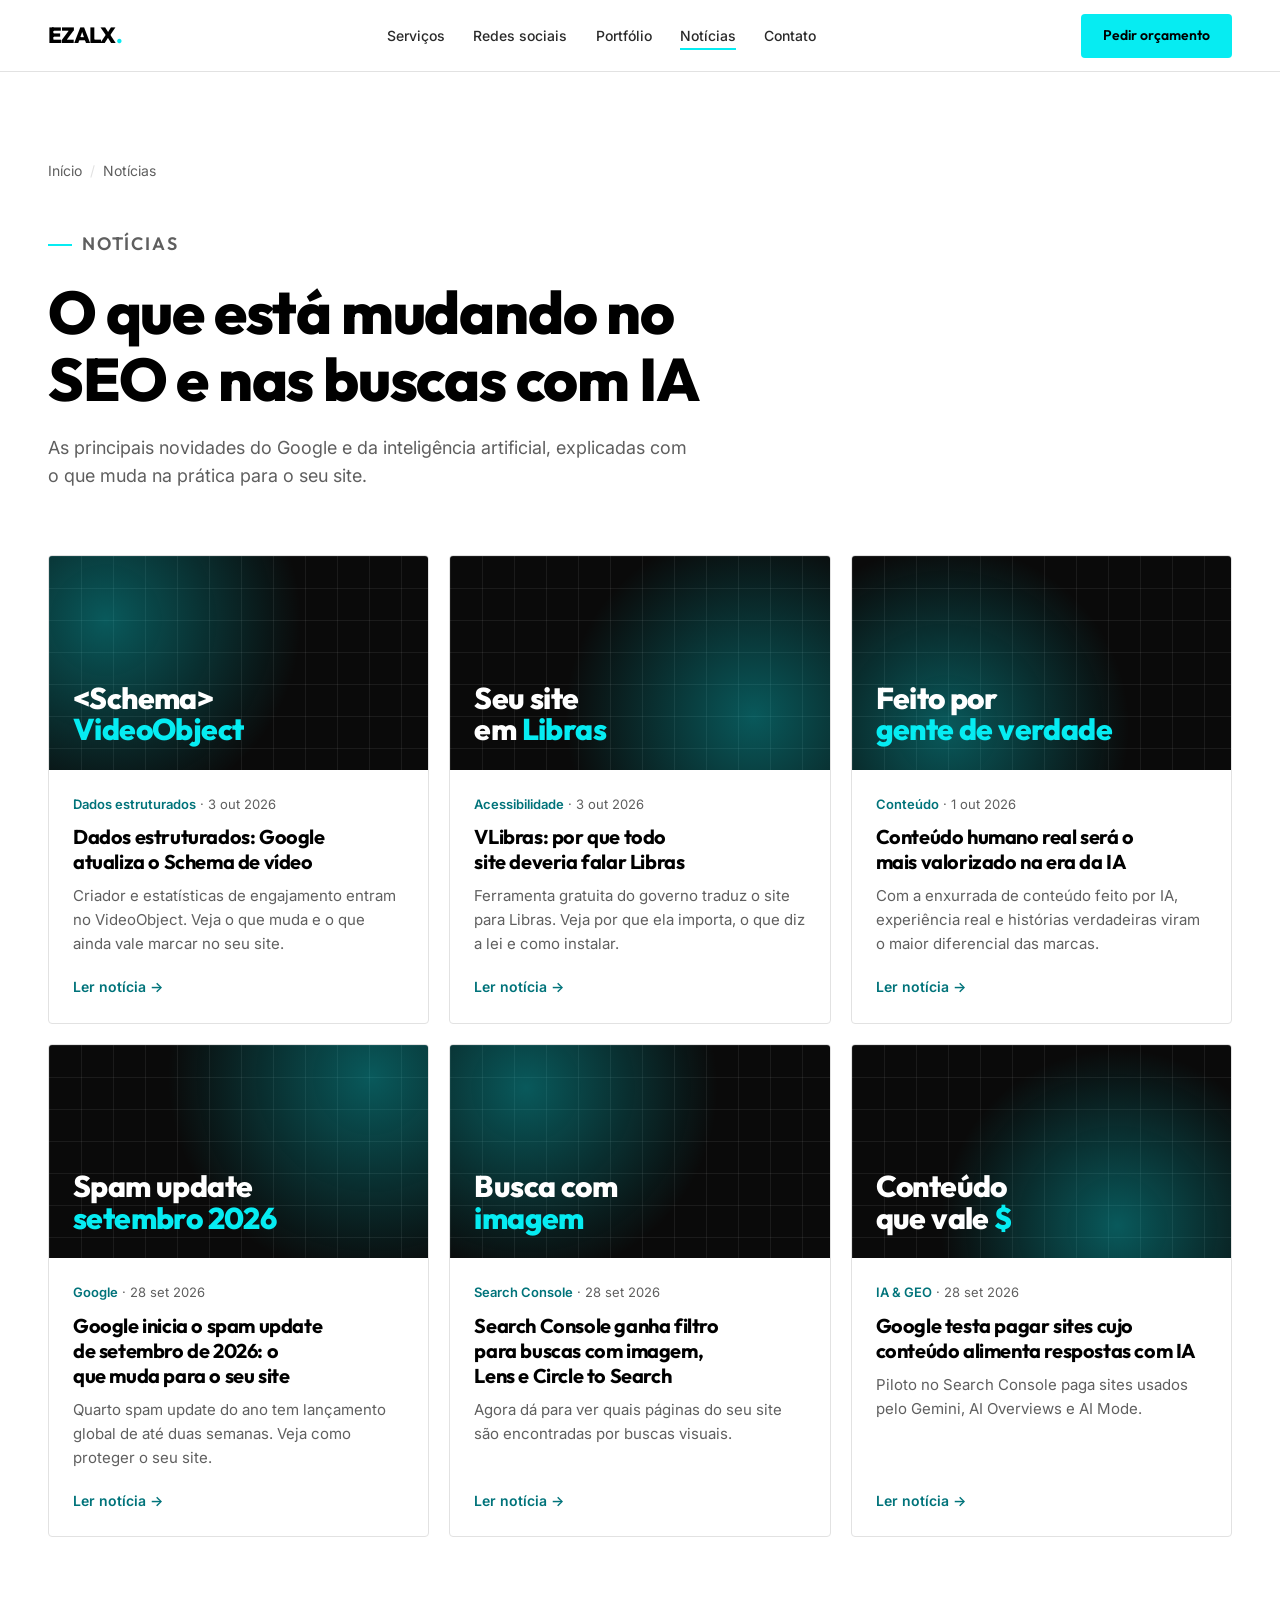
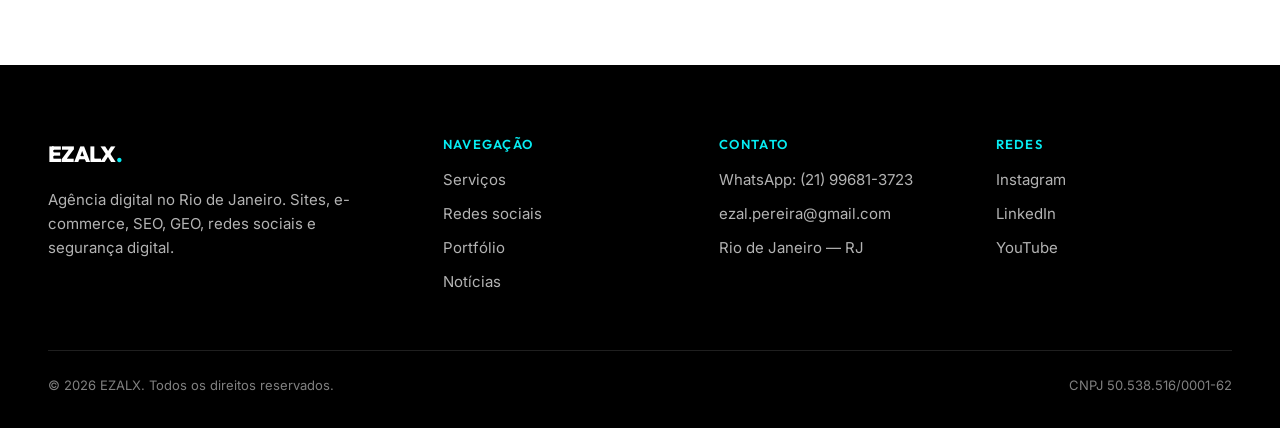
<file: noticias/index.html>
<!DOCTYPE html>
<html lang="pt-BR">
<head>
    <meta charset="UTF-8">
    <meta name="viewport" content="width=device-width, initial-scale=1.0, viewport-fit=cover">
    <meta name="format-detection" content="telephone=no">

    <title>Notícias de SEO, GEO e buscas com IA | EZALX</title>
    <meta name="description" content="As principais novidades de SEO, Google e buscas com inteligência artificial, explicadas pela EZALX com o que muda na prática para o seu site.">
    <meta name="author" content="EZALX">
    <meta name="robots" content="index, follow, max-image-preview:large, max-snippet:-1, max-video-preview:-1">
    <link rel="canonical" href="https://ezalx.netlify.app/noticias/">

    <meta property="og:type" content="website">
    <meta property="og:url" content="https://ezalx.netlify.app/noticias/">
    <meta property="og:title" content="Notícias de SEO, GEO e buscas com IA | EZALX">
    <meta property="og:description" content="As principais novidades de SEO, Google e buscas com IA, com o que muda na prática para o seu site.">
    <meta property="og:locale" content="pt_BR">
    <meta property="og:site_name" content="EZALX">
    <meta property="og:image" content="https://ezalx.netlify.app/og-image.png">
    <meta property="og:image:width" content="1200">
    <meta property="og:image:height" content="630">

    <meta name="twitter:card" content="summary_large_image">
    <meta name="twitter:title" content="Notícias de SEO, GEO e buscas com IA | EZALX">
    <meta name="twitter:description" content="As principais novidades de SEO, Google e buscas com IA.">
    <meta name="twitter:image" content="https://ezalx.netlify.app/og-image.png">

    <link rel="preconnect" href="https://fonts.googleapis.com">
    <link rel="preconnect" href="https://fonts.gstatic.com" crossorigin>
    <link rel="preconnect" href="https://www.googletagmanager.com">
    <link rel="stylesheet" href="https://fonts.googleapis.com/css2?family=Outfit:wght@500;600;700;800&family=Inter:wght@400;500;600&display=swap">
    <link rel="stylesheet" href="/noticias/noticias.css">

    <link rel="icon" href="/ezalx.png" type="image/png">
    <link rel="apple-touch-icon" href="/ezalx.png">
    <meta name="theme-color" content="#06ECF2">

    <script async src="https://www.googletagmanager.com/gtag/js?id=G-WHY3TFZZZW"></script>
    <script>
      window.dataLayer = window.dataLayer || [];
      function gtag(){dataLayer.push(arguments);}
      gtag('js', new Date());
      gtag('config', 'G-WHY3TFZZZW');
    </script>

    <script type="application/ld+json">
    {
        "@context": "https://schema.org",
        "@graph": [
            {
                "@type": "CollectionPage",
                "@id": "https://ezalx.netlify.app/noticias/#webpage",
                "url": "https://ezalx.netlify.app/noticias/",
                "name": "Notícias de SEO, GEO e buscas com IA",
                "inLanguage": "pt-BR",
                "isPartOf": { "@id": "https://ezalx.netlify.app/#website" },
                "publisher": { "@id": "https://ezalx.netlify.app/#business" },
                "mainEntity": {
                    "@type": "ItemList",
                    "itemListElement": [
                        { "@type": "ListItem", "position": 1, "url": "https://ezalx.netlify.app/noticias/dados-estruturados-schema-video/" },
                        { "@type": "ListItem", "position": 2, "url": "https://ezalx.netlify.app/noticias/vlibras-acessibilidade-libras-sites/" },
                        { "@type": "ListItem", "position": 3, "url": "https://ezalx.netlify.app/noticias/conteudo-humano-era-da-ia/" },
                        { "@type": "ListItem", "position": 4, "url": "https://ezalx.netlify.app/noticias/google-spam-update-setembro-2026/" },
                        { "@type": "ListItem", "position": 5, "url": "https://ezalx.netlify.app/noticias/search-console-filtro-multimodal/" },
                        { "@type": "ListItem", "position": 6, "url": "https://ezalx.netlify.app/noticias/google-paga-sites-respostas-ia/" }
                    ]
                }
            },
            {
                "@type": "BreadcrumbList",
                "itemListElement": [
                    { "@type": "ListItem", "position": 1, "name": "Início", "item": "https://ezalx.netlify.app/" },
                    { "@type": "ListItem", "position": 2, "name": "Notícias" }
                ]
            }
        ]
    }
    </script>
</head>
<body>
    <a href="#conteudo" class="skip-link">Pular para o conteúdo</a>

    <header class="site-nav">
        <div class="container">
            <a href="/" class="logo" aria-label="EZALX — página inicial">EZALX<span>.</span></a>
            <nav aria-label="Navegação principal">
                <ul class="nav-menu" id="nav-menu">
                    <li><a href="/#servicos">Serviços</a></li>
                    <li><a href="/#redes-sociais">Redes sociais</a></li>
                    <li><a href="/#portfolio">Portfólio</a></li>
                    <li><a href="/noticias/" aria-current="page">Notícias</a></li>
                    <li><a href="/#contato">Contato</a></li>
                </ul>
            </nav>
            <div class="nav-actions">
                <a class="btn btn-primary btn-sm" href="https://wa.me/5521996813723?text=Ol%C3%A1%2C%20vim%20pelo%20site%20e%20gostaria%20de%20um%20or%C3%A7amento." target="_blank" rel="noopener" data-location="nav-noticias">Pedir orçamento</a>
                <button class="nav-toggle" type="button" aria-expanded="false" aria-controls="nav-menu" aria-label="Abrir menu">
                    <svg viewBox="0 0 24 24" fill="none" stroke="currentColor" stroke-width="2" stroke-linecap="round" aria-hidden="true"><path d="M4 7h16M4 12h16M4 17h16"/></svg>
                </button>
            </div>
        </div>
    </header>

    <main id="conteudo">
        <header class="page-head">
            <div class="container">
                <nav aria-label="Você está em">
                    <ol class="breadcrumb">
                        <li><a href="/">Início</a></li>
                        <li aria-current="page">Notícias</li>
                    </ol>
                </nav>
                <p class="eyebrow">Notícias</p>
                <h1>O que está mudando no SEO e nas buscas com IA</h1>
                <p>As principais novidades do Google e da inteligência artificial, explicadas com o que muda na prática para o seu site.</p>
            </div>
        </header>

        <section class="page-list" aria-label="Lista de notícias">
            <div class="container">
                <ul class="news-grid">
                    <li class="news-card">
                        <div class="news-cover news-cover--schema" aria-hidden="true"><span>&lt;Schema&gt;<br><b>VideoObject</b></span></div>
                        <div class="news-body">
                            <p class="news-meta"><b>Dados estruturados</b> · <time datetime="2026-10-03">3 out 2026</time></p>
                            <h2><a href="/noticias/dados-estruturados-schema-video/">Dados estruturados: Google atualiza o Schema de vídeo</a></h2>
                            <p class="news-excerpt">Criador e estatísticas de engajamento entram no VideoObject. Veja o que muda e o que ainda vale marcar no seu site.</p>
                            <span class="news-more" aria-hidden="true">Ler notícia →</span>
                        </div>
                    </li>
                    <li class="news-card">
                        <div class="news-cover news-cover--libras" aria-hidden="true"><span>Seu site<br>em <b>Libras</b></span></div>
                        <div class="news-body">
                            <p class="news-meta"><b>Acessibilidade</b> · <time datetime="2026-10-03">3 out 2026</time></p>
                            <h2><a href="/noticias/vlibras-acessibilidade-libras-sites/">VLibras: por que todo site deveria falar Libras</a></h2>
                            <p class="news-excerpt">Ferramenta gratuita do governo traduz o site para Libras. Veja por que ela importa, o que diz a lei e como instalar.</p>
                            <span class="news-more" aria-hidden="true">Ler notícia →</span>
                        </div>
                    </li>
                    <li class="news-card">
                        <div class="news-cover news-cover--humano" aria-hidden="true"><span>Feito por<br><b>gente de verdade</b></span></div>
                        <div class="news-body">
                            <p class="news-meta"><b>Conteúdo</b> · <time datetime="2026-10-01">1 out 2026</time></p>
                            <h2><a href="/noticias/conteudo-humano-era-da-ia/">Conteúdo humano real será o mais valorizado na era da IA</a></h2>
                            <p class="news-excerpt">Com a enxurrada de conteúdo feito por IA, experiência real e histórias verdadeiras viram o maior diferencial das marcas.</p>
                            <span class="news-more" aria-hidden="true">Ler notícia →</span>
                        </div>
                    </li>
                    <li class="news-card">
                        <div class="news-cover news-cover--spam" aria-hidden="true"><span>Spam update<br><b>setembro 2026</b></span></div>
                        <div class="news-body">
                            <p class="news-meta"><b>Google</b> · <time datetime="2026-09-28">28 set 2026</time></p>
                            <h2><a href="/noticias/google-spam-update-setembro-2026/">Google inicia o spam update de setembro de 2026: o que muda para o seu site</a></h2>
                            <p class="news-excerpt">Quarto spam update do ano tem lançamento global de até duas semanas. Veja como proteger o seu site.</p>
                            <span class="news-more" aria-hidden="true">Ler notícia →</span>
                        </div>
                    </li>
                    <li class="news-card">
                        <div class="news-cover news-cover--lens" aria-hidden="true"><span>Busca com<br><b>imagem</b></span></div>
                        <div class="news-body">
                            <p class="news-meta"><b>Search Console</b> · <time datetime="2026-09-28">28 set 2026</time></p>
                            <h2><a href="/noticias/search-console-filtro-multimodal/">Search Console ganha filtro para buscas com imagem, Lens e Circle to Search</a></h2>
                            <p class="news-excerpt">Agora dá para ver quais páginas do seu site são encontradas por buscas visuais.</p>
                            <span class="news-more" aria-hidden="true">Ler notícia →</span>
                        </div>
                    </li>
                    <li class="news-card">
                        <div class="news-cover news-cover--ia" aria-hidden="true"><span>Conteúdo<br>que vale <b>$</b></span></div>
                        <div class="news-body">
                            <p class="news-meta"><b>IA &amp; GEO</b> · <time datetime="2026-09-28">28 set 2026</time></p>
                            <h2><a href="/noticias/google-paga-sites-respostas-ia/">Google testa pagar sites cujo conteúdo alimenta respostas com IA</a></h2>
                            <p class="news-excerpt">Piloto no Search Console paga sites usados pelo Gemini, AI Overviews e AI Mode.</p>
                            <span class="news-more" aria-hidden="true">Ler notícia →</span>
                        </div>
                    </li>
                </ul>
            </div>
        </section>
    </main>

    <footer class="site-footer">
        <div class="container">
            <div class="footer-grid">
                <div class="footer-brand">
                    <a href="/" class="logo">EZALX<span>.</span></a>
                    <p class="footer-about">Agência digital no Rio de Janeiro. Sites, e-commerce, SEO, GEO, redes sociais e segurança digital.</p>
                </div>
                <nav aria-labelledby="footer-nav-title">
                    <h2 class="footer-title" id="footer-nav-title">Navegação</h2>
                    <ul class="footer-list">
                        <li><a href="/#servicos">Serviços</a></li>
                        <li><a href="/#redes-sociais">Redes sociais</a></li>
                        <li><a href="/#portfolio">Portfólio</a></li>
                        <li><a href="/noticias/">Notícias</a></li>
                    </ul>
                </nav>
                <div>
                    <h2 class="footer-title">Contato</h2>
                    <ul class="footer-list">
                        <li><a href="https://wa.me/5521996813723" target="_blank" rel="noopener" data-location="footer-noticias">WhatsApp: (21) 99681-3723</a></li>
                        <li><a href="mailto:ezal.pereira@gmail.com" data-location="footer-noticias">ezal.pereira@gmail.com</a></li>
                        <li>Rio de Janeiro — RJ</li>
                    </ul>
                </div>
                <div>
                    <h2 class="footer-title">Redes</h2>
                    <ul class="footer-list">
                        <li><a href="https://www.instagram.com/ezalx/" target="_blank" rel="noopener">Instagram</a></li>
                        <li><a href="https://www.linkedin.com/in/ezalx-aumumana/" target="_blank" rel="noopener">LinkedIn</a></li>
                        <li><a href="https://www.youtube.com/@ezalx" target="_blank" rel="noopener">YouTube</a></li>
                    </ul>
                </div>
            </div>
            <div class="footer-bottom">
                <span>&copy; 2026 EZALX. Todos os direitos reservados.</span>
                <span>CNPJ 50.538.516/0001-62</span>
            </div>
        </div>
    </footer>

    <script src="/noticias/noticias.js" defer></script>
    <!-- VLibras -->
    <div vw class="enabled">
        <div vw-access-button class="active"></div>
        <div vw-plugin-wrapper>
            <div class="vw-plugin-top-wrapper"></div>
        </div>
    </div>
    <script src="https://vlibras.gov.br/app/vlibras-plugin.js"></script>
    <script>
        new window.VLibras.Widget('https://vlibras.gov.br/app');
    </script>
</body>
</html>
</file>
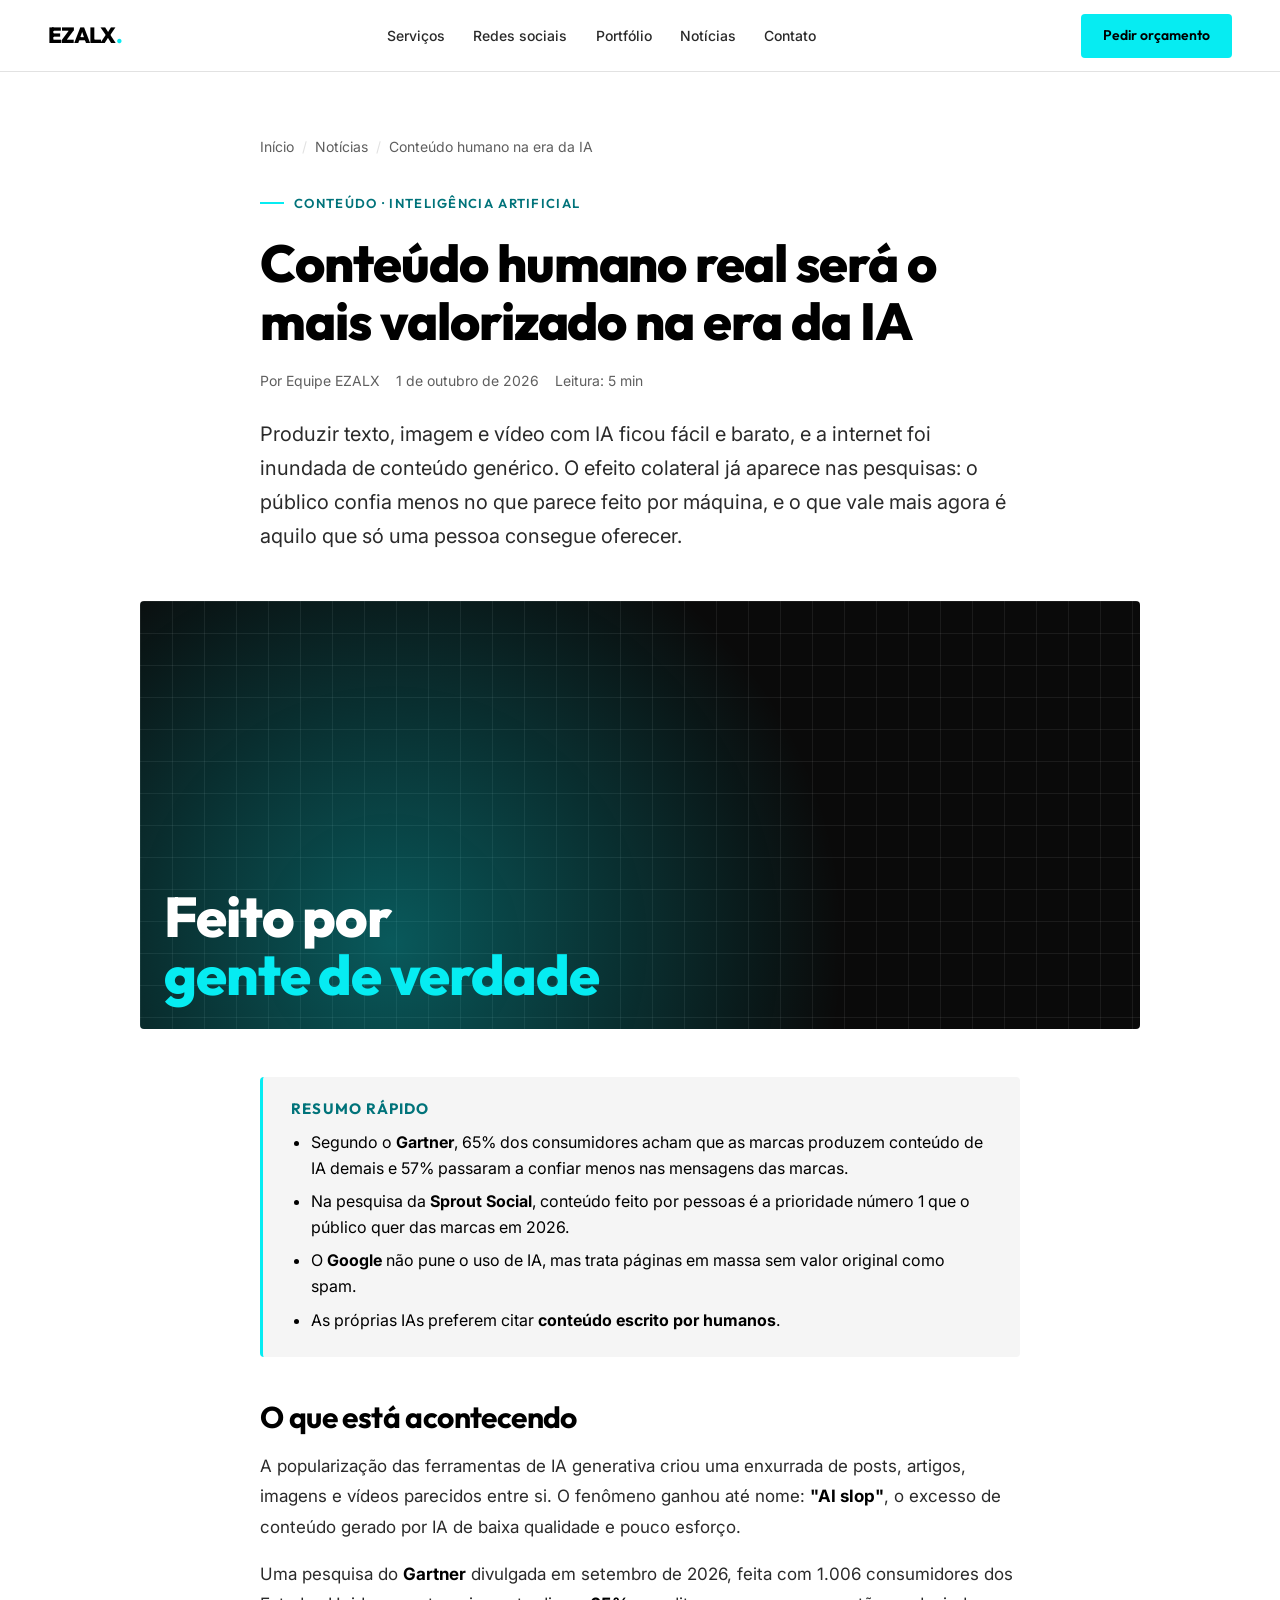
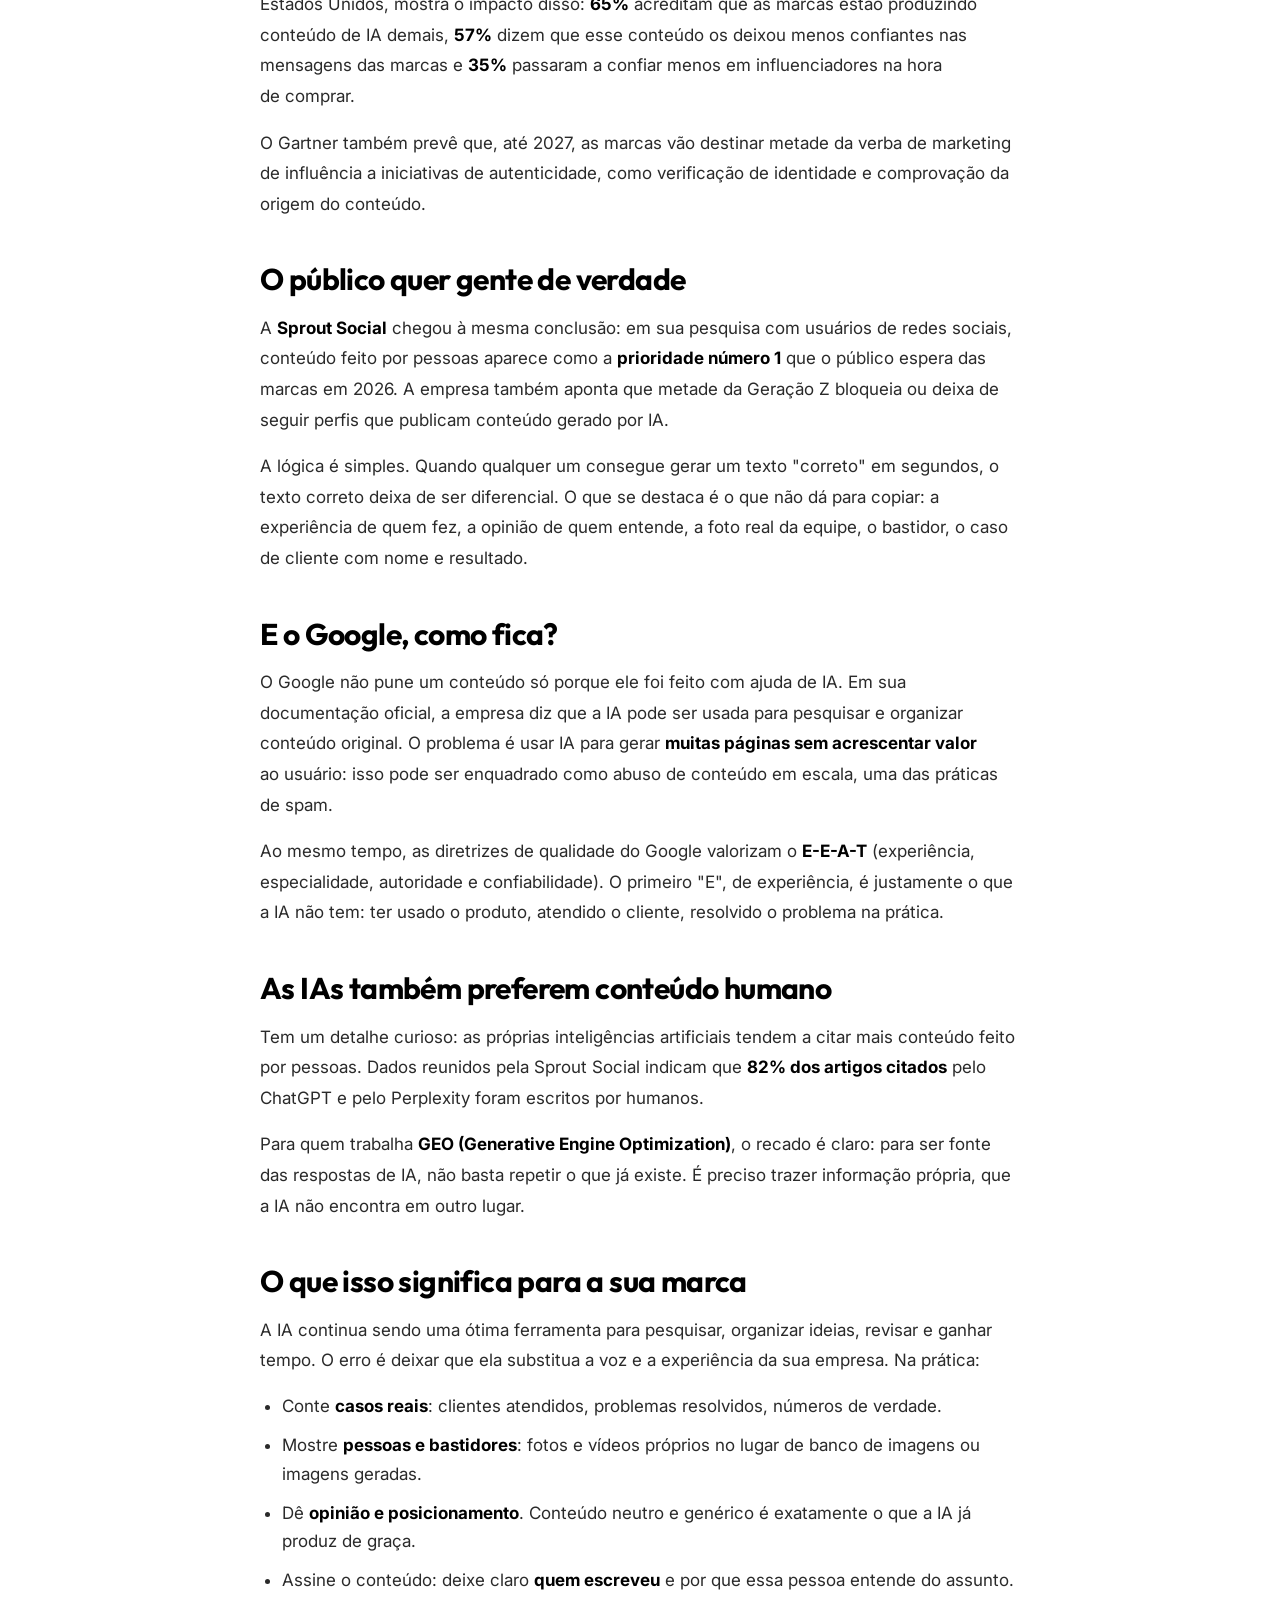
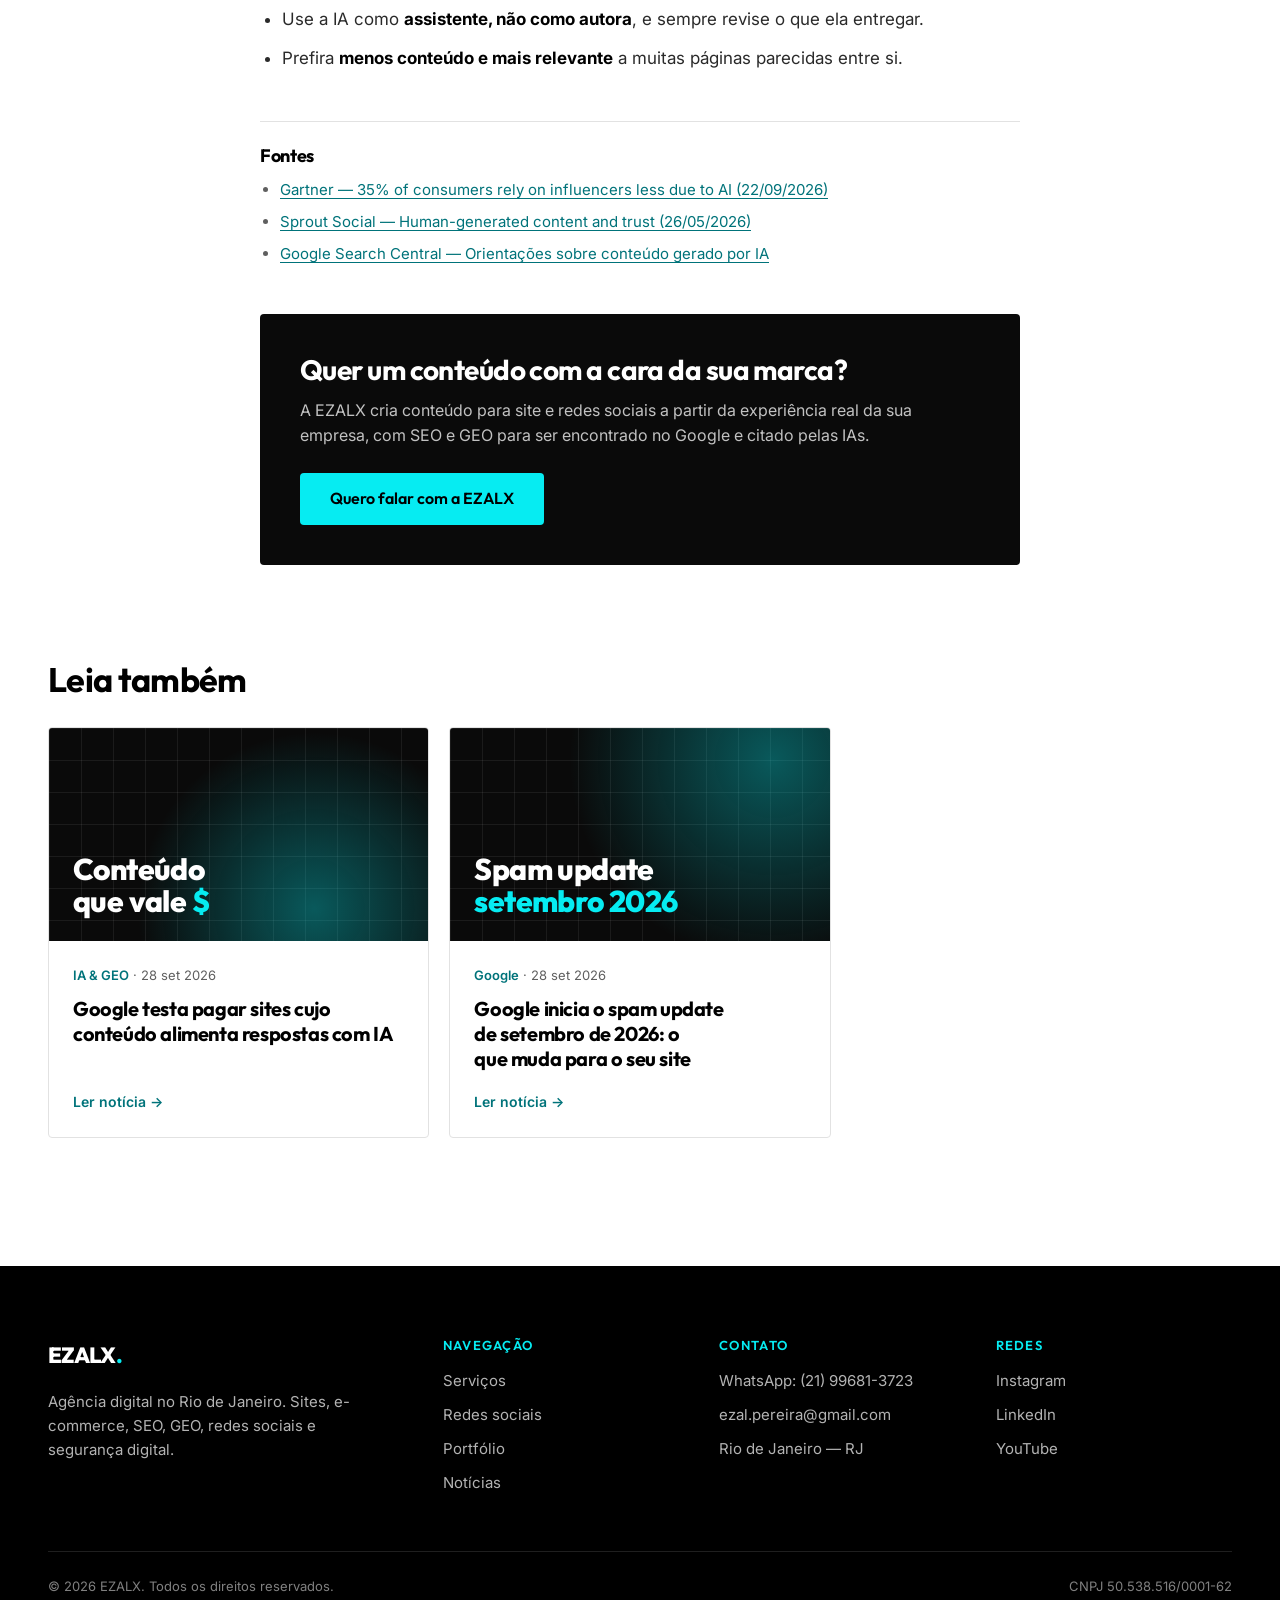
<file: noticias/conteudo-humano-era-da-ia/index.html>
<!DOCTYPE html>
<html lang="pt-BR">
<head>
    <meta charset="UTF-8">
    <meta name="viewport" content="width=device-width, initial-scale=1.0, viewport-fit=cover">
    <meta name="format-detection" content="telephone=no">

    <title>Conteúdo humano real será o mais valorizado na era da IA | EZALX</title>
    <meta name="description" content="Com a enxurrada de conteúdo feito por IA, consumidores, Google e as próprias IAs passam a valorizar o que só pessoas conseguem criar: experiência, opinião e histórias reais.">
    <meta name="author" content="EZALX">
    <meta name="robots" content="index, follow, max-image-preview:large, max-snippet:-1, max-video-preview:-1">
    <link rel="canonical" href="https://ezalx.netlify.app/noticias/conteudo-humano-era-da-ia/">

    <meta property="og:type" content="article">
    <meta property="og:url" content="https://ezalx.netlify.app/noticias/conteudo-humano-era-da-ia/">
    <meta property="og:title" content="Conteúdo humano real será o mais valorizado na era da IA">
    <meta property="og:description" content="Pesquisas de 2026 mostram queda na confiança em conteúdo de IA. Entenda por que experiência real virou o maior diferencial para marcas, SEO e GEO.">
    <meta property="og:locale" content="pt_BR">
    <meta property="og:site_name" content="EZALX">
    <meta property="og:image" content="https://ezalx.netlify.app/og-image.png">
    <meta property="og:image:width" content="1200">
    <meta property="og:image:height" content="630">
    <meta property="article:published_time" content="2026-10-01T09:00:00-03:00">
    <meta property="article:section" content="Conteúdo">

    <meta name="twitter:card" content="summary_large_image">
    <meta name="twitter:title" content="Conteúdo humano real será o mais valorizado na era da IA">
    <meta name="twitter:description" content="Por que experiência real virou o maior diferencial para marcas, SEO e GEO.">
    <meta name="twitter:image" content="https://ezalx.netlify.app/og-image.png">

    <link rel="preconnect" href="https://fonts.googleapis.com">
    <link rel="preconnect" href="https://fonts.gstatic.com" crossorigin>
    <link rel="preconnect" href="https://www.googletagmanager.com">
    <link rel="stylesheet" href="https://fonts.googleapis.com/css2?family=Outfit:wght@500;600;700;800&family=Inter:wght@400;500;600&display=swap">
    <link rel="stylesheet" href="/noticias/noticias.css">

    <link rel="icon" href="/ezalx.png" type="image/png">
    <link rel="apple-touch-icon" href="/ezalx.png">
    <meta name="theme-color" content="#06ECF2">

    <script async src="https://www.googletagmanager.com/gtag/js?id=G-WHY3TFZZZW"></script>
    <script>
      window.dataLayer = window.dataLayer || [];
      function gtag(){dataLayer.push(arguments);}
      gtag('js', new Date());
      gtag('config', 'G-WHY3TFZZZW');
    </script>

    <script type="application/ld+json">
    {
        "@context": "https://schema.org",
        "@graph": [
            {
                "@type": "NewsArticle",
                "@id": "https://ezalx.netlify.app/noticias/conteudo-humano-era-da-ia/#article",
                "headline": "Conteúdo humano real será o mais valorizado na era da IA",
                "description": "Com a enxurrada de conteúdo feito por IA, consumidores, Google e as próprias IAs passam a valorizar o que só pessoas conseguem criar: experiência, opinião e histórias reais.",
                "image": ["https://ezalx.netlify.app/og-image.png"],
                "datePublished": "2026-10-01T09:00:00-03:00",
                "dateModified": "2026-10-01T09:00:00-03:00",
                "inLanguage": "pt-BR",
                "articleSection": "Conteúdo",
                "keywords": ["conteúdo humano", "AI slop", "E-E-A-T", "GEO", "SEO", "marketing de conteúdo", "inteligência artificial"],
                "mainEntityOfPage": "https://ezalx.netlify.app/noticias/conteudo-humano-era-da-ia/",
                "author": { "@type": "Organization", "name": "EZALX", "url": "https://ezalx.netlify.app/" },
                "publisher": {
                    "@type": "Organization",
                    "@id": "https://ezalx.netlify.app/#business",
                    "name": "EZALX",
                    "logo": { "@type": "ImageObject", "url": "https://ezalx.netlify.app/ezalx.png", "width": 600, "height": 600 }
                },
                "citation": [
                    "https://www.gartner.com/en/newsroom/press-releases/2026-09-22-gartner-marketing-survuey-finds-35-percent-of-consumers-rely-on-influencers-less-due-to-ai",
                    "https://sproutsocial.com/insights/human-generated-content/",
                    "https://developers.google.com/search/docs/fundamentals/using-gen-ai-content"
                ]
            },
            {
                "@type": "BreadcrumbList",
                "itemListElement": [
                    { "@type": "ListItem", "position": 1, "name": "Início", "item": "https://ezalx.netlify.app/" },
                    { "@type": "ListItem", "position": 2, "name": "Notícias", "item": "https://ezalx.netlify.app/noticias/" },
                    { "@type": "ListItem", "position": 3, "name": "Conteúdo humano real será o mais valorizado na era da IA" }
                ]
            }
        ]
    }
    </script>
</head>
<body>
    <a href="#conteudo" class="skip-link">Pular para o conteúdo</a>

    <header class="site-nav">
        <div class="container">
            <a href="/" class="logo" aria-label="EZALX — página inicial">EZALX<span>.</span></a>
            <nav aria-label="Navegação principal">
                <ul class="nav-menu" id="nav-menu">
                    <li><a href="/#servicos">Serviços</a></li>
                    <li><a href="/#redes-sociais">Redes sociais</a></li>
                    <li><a href="/#portfolio">Portfólio</a></li>
                    <li><a href="/noticias/">Notícias</a></li>
                    <li><a href="/#contato">Contato</a></li>
                </ul>
            </nav>
            <div class="nav-actions">
                <a class="btn btn-primary btn-sm" href="https://wa.me/5521996813723?text=Ol%C3%A1%2C%20vim%20pelo%20site%20e%20gostaria%20de%20um%20or%C3%A7amento." target="_blank" rel="noopener" data-location="nav-noticia">Pedir orçamento</a>
                <button class="nav-toggle" type="button" aria-expanded="false" aria-controls="nav-menu" aria-label="Abrir menu">
                    <svg viewBox="0 0 24 24" fill="none" stroke="currentColor" stroke-width="2" stroke-linecap="round" aria-hidden="true"><path d="M4 7h16M4 12h16M4 17h16"/></svg>
                </button>
            </div>
        </div>
    </header>

    <main id="conteudo">
        <article class="article">
            <div class="container">
                <header class="article-head">
                    <nav aria-label="Você está em">
                        <ol class="breadcrumb">
                            <li><a href="/">Início</a></li>
                            <li><a href="/noticias/">Notícias</a></li>
                            <li aria-current="page">Conteúdo humano na era da IA</li>
                        </ol>
                    </nav>
                    <p class="eyebrow">Conteúdo · Inteligência artificial</p>
                    <h1>Conteúdo humano real será o mais valorizado na era da IA</h1>
                    <p class="article-meta">
                        <span>Por Equipe EZALX</span>
                        <time datetime="2026-10-01">1 de outubro de 2026</time>
                        <span>Leitura: 5 min</span>
                    </p>
                    <p class="article-lead">Produzir texto, imagem e vídeo com IA ficou fácil e barato, e a internet foi inundada de conteúdo genérico. O efeito colateral já aparece nas pesquisas: o público confia menos no que parece feito por máquina, e o que vale mais agora é aquilo que só uma pessoa consegue oferecer.</p>
                </header>

                <div class="news-cover news-cover--humano article-cover" aria-hidden="true"><span>Feito por<br><b>gente de verdade</b></span></div>

                <div class="article-body">
                    <aside class="summary" aria-labelledby="resumo-title">
                        <h2 id="resumo-title">Resumo rápido</h2>
                        <ul>
                            <li>Segundo o <strong>Gartner</strong>, 65% dos consumidores acham que as marcas produzem conteúdo de IA demais e 57% passaram a confiar menos nas mensagens das marcas.</li>
                            <li>Na pesquisa da <strong>Sprout Social</strong>, conteúdo feito por pessoas é a prioridade número 1 que o público quer das marcas em 2026.</li>
                            <li>O <strong>Google</strong> não pune o uso de IA, mas trata páginas em massa sem valor original como spam.</li>
                            <li>As próprias IAs preferem citar <strong>conteúdo escrito por humanos</strong>.</li>
                        </ul>
                    </aside>

                    <h2>O que está acontecendo</h2>
                    <p>A popularização das ferramentas de IA generativa criou uma enxurrada de posts, artigos, imagens e vídeos parecidos entre si. O fenômeno ganhou até nome: <strong>"AI slop"</strong>, o excesso de conteúdo gerado por IA de baixa qualidade e pouco esforço.</p>
                    <p>Uma pesquisa do <strong>Gartner</strong> divulgada em setembro de 2026, feita com 1.006 consumidores dos Estados Unidos, mostra o impacto disso: <strong>65%</strong> acreditam que as marcas estão produzindo conteúdo de IA demais, <strong>57%</strong> dizem que esse conteúdo os deixou menos confiantes nas mensagens das marcas e <strong>35%</strong> passaram a confiar menos em influenciadores na hora de comprar.</p>
                    <p>O Gartner também prevê que, até 2027, as marcas vão destinar metade da verba de marketing de influência a iniciativas de autenticidade, como verificação de identidade e comprovação da origem do conteúdo.</p>

                    <h2>O público quer gente de verdade</h2>
                    <p>A <strong>Sprout Social</strong> chegou à mesma conclusão: em sua pesquisa com usuários de redes sociais, conteúdo feito por pessoas aparece como a <strong>prioridade número 1</strong> que o público espera das marcas em 2026. A empresa também aponta que metade da Geração Z bloqueia ou deixa de seguir perfis que publicam conteúdo gerado por IA.</p>
                    <p>A lógica é simples. Quando qualquer um consegue gerar um texto "correto" em segundos, o texto correto deixa de ser diferencial. O que se destaca é o que não dá para copiar: a experiência de quem fez, a opinião de quem entende, a foto real da equipe, o bastidor, o caso de cliente com nome e resultado.</p>

                    <h2>E o Google, como fica?</h2>
                    <p>O Google não pune um conteúdo só porque ele foi feito com ajuda de IA. Em sua documentação oficial, a empresa diz que a IA pode ser usada para pesquisar e organizar conteúdo original. O problema é usar IA para gerar <strong>muitas páginas sem acrescentar valor</strong> ao usuário: isso pode ser enquadrado como abuso de conteúdo em escala, uma das práticas de spam.</p>
                    <p>Ao mesmo tempo, as diretrizes de qualidade do Google valorizam o <strong>E-E-A-T</strong> (experiência, especialidade, autoridade e confiabilidade). O primeiro "E", de experiência, é justamente o que a IA não tem: ter usado o produto, atendido o cliente, resolvido o problema na prática.</p>

                    <h2>As IAs também preferem conteúdo humano</h2>
                    <p>Tem um detalhe curioso: as próprias inteligências artificiais tendem a citar mais conteúdo feito por pessoas. Dados reunidos pela Sprout Social indicam que <strong>82% dos artigos citados</strong> pelo ChatGPT e pelo Perplexity foram escritos por humanos.</p>
                    <p>Para quem trabalha <strong>GEO (Generative Engine Optimization)</strong>, o recado é claro: para ser fonte das respostas de IA, não basta repetir o que já existe. É preciso trazer informação própria, que a IA não encontra em outro lugar.</p>

                    <h2>O que isso significa para a sua marca</h2>
                    <p>A IA continua sendo uma ótima ferramenta para pesquisar, organizar ideias, revisar e ganhar tempo. O erro é deixar que ela substitua a voz e a experiência da sua empresa. Na prática:</p>
                    <ul>
                        <li>Conte <strong>casos reais</strong>: clientes atendidos, problemas resolvidos, números de verdade.</li>
                        <li>Mostre <strong>pessoas e bastidores</strong>: fotos e vídeos próprios no lugar de banco de imagens ou imagens geradas.</li>
                        <li>Dê <strong>opinião e posicionamento</strong>. Conteúdo neutro e genérico é exatamente o que a IA já produz de graça.</li>
                        <li>Assine o conteúdo: deixe claro <strong>quem escreveu</strong> e por que essa pessoa entende do assunto.</li>
                        <li>Use a IA como <strong>assistente, não como autora</strong>, e sempre revise o que ela entregar.</li>
                        <li>Prefira <strong>menos conteúdo e mais relevante</strong> a muitas páginas parecidas entre si.</li>
                    </ul>

                    <section class="sources" aria-labelledby="fontes-title">
                        <h2 id="fontes-title">Fontes</h2>
                        <ul>
                            <li><a href="https://www.gartner.com/en/newsroom/press-releases/2026-09-22-gartner-marketing-survuey-finds-35-percent-of-consumers-rely-on-influencers-less-due-to-ai" target="_blank" rel="noopener">Gartner — 35% of consumers rely on influencers less due to AI (22/09/2026)</a></li>
                            <li><a href="https://sproutsocial.com/insights/human-generated-content/" target="_blank" rel="noopener">Sprout Social — Human-generated content and trust (26/05/2026)</a></li>
                            <li><a href="https://developers.google.com/search/docs/fundamentals/using-gen-ai-content" target="_blank" rel="noopener">Google Search Central — Orientações sobre conteúdo gerado por IA</a></li>
                        </ul>
                    </section>
                </div>

                <aside class="article-foot article-cta" aria-labelledby="cta-title">
                    <h2 id="cta-title">Quer um conteúdo com a cara da sua marca?</h2>
                    <p>A EZALX cria conteúdo para site e redes sociais a partir da experiência real da sua empresa, com SEO e GEO para ser encontrado no Google e citado pelas IAs.</p>
                    <a class="btn btn-primary" href="https://wa.me/5521996813723?text=Ol%C3%A1%2C%20li%20a%20not%C3%ADcia%20sobre%20conte%C3%BAdo%20humano%20e%20quero%20saber%20mais." target="_blank" rel="noopener" data-location="noticia-conteudo-humano">Quero falar com a EZALX</a>
                </aside>
            </div>
        </article>

        <section class="related" aria-labelledby="related-title">
            <div class="container">
                <h2 id="related-title">Leia também</h2>
                <ul class="news-grid">
                    <li class="news-card">
                        <div class="news-cover news-cover--ia" aria-hidden="true"><span>Conteúdo<br>que vale <b>$</b></span></div>
                        <div class="news-body">
                            <p class="news-meta"><b>IA &amp; GEO</b> · <time datetime="2026-09-28">28 set 2026</time></p>
                            <h3><a href="/noticias/google-paga-sites-respostas-ia/">Google testa pagar sites cujo conteúdo alimenta respostas com IA</a></h3>
                            <span class="news-more" aria-hidden="true">Ler notícia →</span>
                        </div>
                    </li>
                    <li class="news-card">
                        <div class="news-cover news-cover--spam" aria-hidden="true"><span>Spam update<br><b>setembro 2026</b></span></div>
                        <div class="news-body">
                            <p class="news-meta"><b>Google</b> · <time datetime="2026-09-28">28 set 2026</time></p>
                            <h3><a href="/noticias/google-spam-update-setembro-2026/">Google inicia o spam update de setembro de 2026: o que muda para o seu site</a></h3>
                            <span class="news-more" aria-hidden="true">Ler notícia →</span>
                        </div>
                    </li>
                </ul>
            </div>
        </section>
    </main>

    <footer class="site-footer">
        <div class="container">
            <div class="footer-grid">
                <div class="footer-brand">
                    <a href="/" class="logo">EZALX<span>.</span></a>
                    <p class="footer-about">Agência digital no Rio de Janeiro. Sites, e-commerce, SEO, GEO, redes sociais e segurança digital.</p>
                </div>
                <nav aria-labelledby="footer-nav-title">
                    <h2 class="footer-title" id="footer-nav-title">Navegação</h2>
                    <ul class="footer-list">
                        <li><a href="/#servicos">Serviços</a></li>
                        <li><a href="/#redes-sociais">Redes sociais</a></li>
                        <li><a href="/#portfolio">Portfólio</a></li>
                        <li><a href="/noticias/">Notícias</a></li>
                    </ul>
                </nav>
                <div>
                    <h2 class="footer-title">Contato</h2>
                    <ul class="footer-list">
                        <li><a href="https://wa.me/5521996813723" target="_blank" rel="noopener" data-location="footer-noticia">WhatsApp: (21) 99681-3723</a></li>
                        <li><a href="mailto:ezal.pereira@gmail.com" data-location="footer-noticia">ezal.pereira@gmail.com</a></li>
                        <li>Rio de Janeiro — RJ</li>
                    </ul>
                </div>
                <div>
                    <h2 class="footer-title">Redes</h2>
                    <ul class="footer-list">
                        <li><a href="https://www.instagram.com/ezalx/" target="_blank" rel="noopener">Instagram</a></li>
                        <li><a href="https://www.linkedin.com/in/ezalx-aumumana/" target="_blank" rel="noopener">LinkedIn</a></li>
                        <li><a href="https://www.youtube.com/@ezalx" target="_blank" rel="noopener">YouTube</a></li>
                    </ul>
                </div>
            </div>
            <div class="footer-bottom">
                <span>&copy; 2026 EZALX. Todos os direitos reservados.</span>
                <span>CNPJ 50.538.516/0001-62</span>
            </div>
        </div>
    </footer>

    <script src="/noticias/noticias.js" defer></script>
    <!-- VLibras -->
    <div vw class="enabled">
        <div vw-access-button class="active"></div>
        <div vw-plugin-wrapper>
            <div class="vw-plugin-top-wrapper"></div>
        </div>
    </div>
    <script src="https://vlibras.gov.br/app/vlibras-plugin.js"></script>
    <script>
        new window.VLibras.Widget('https://vlibras.gov.br/app');
    </script>
</body>
</html>
</file>
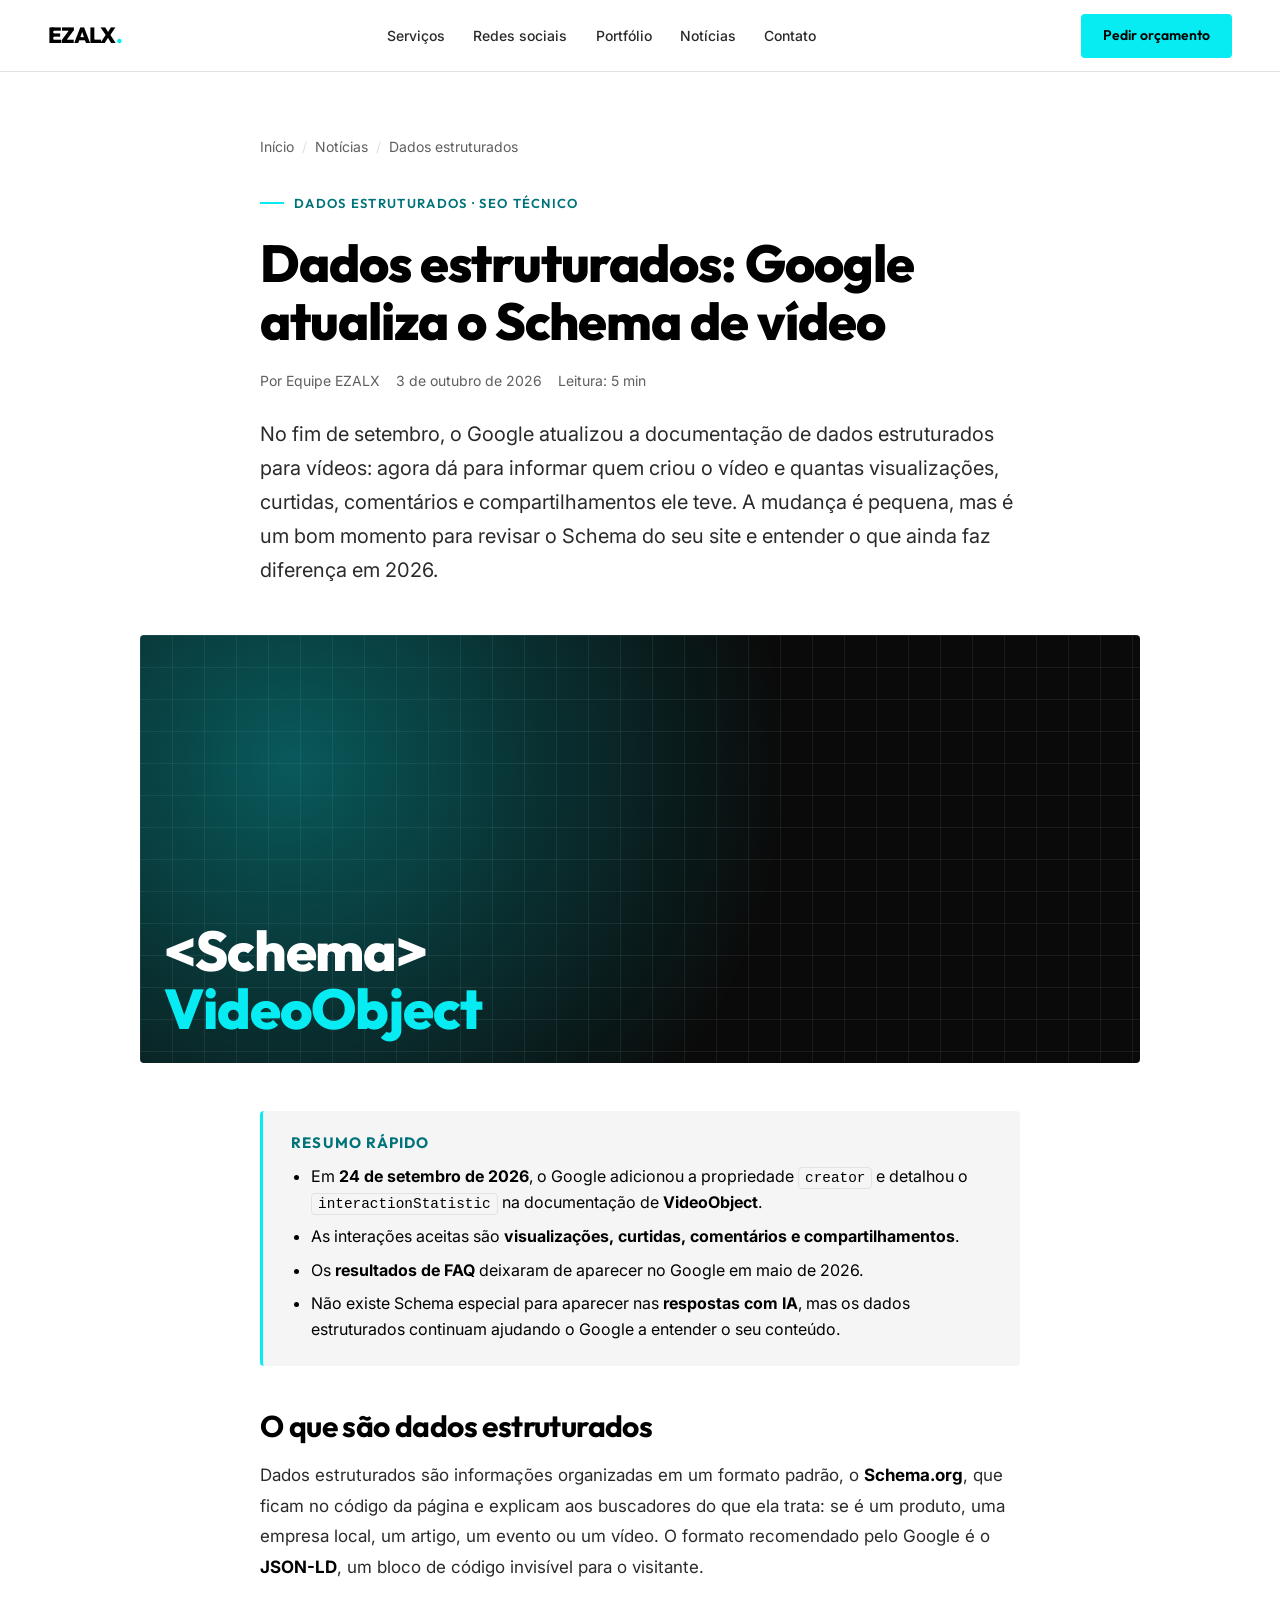
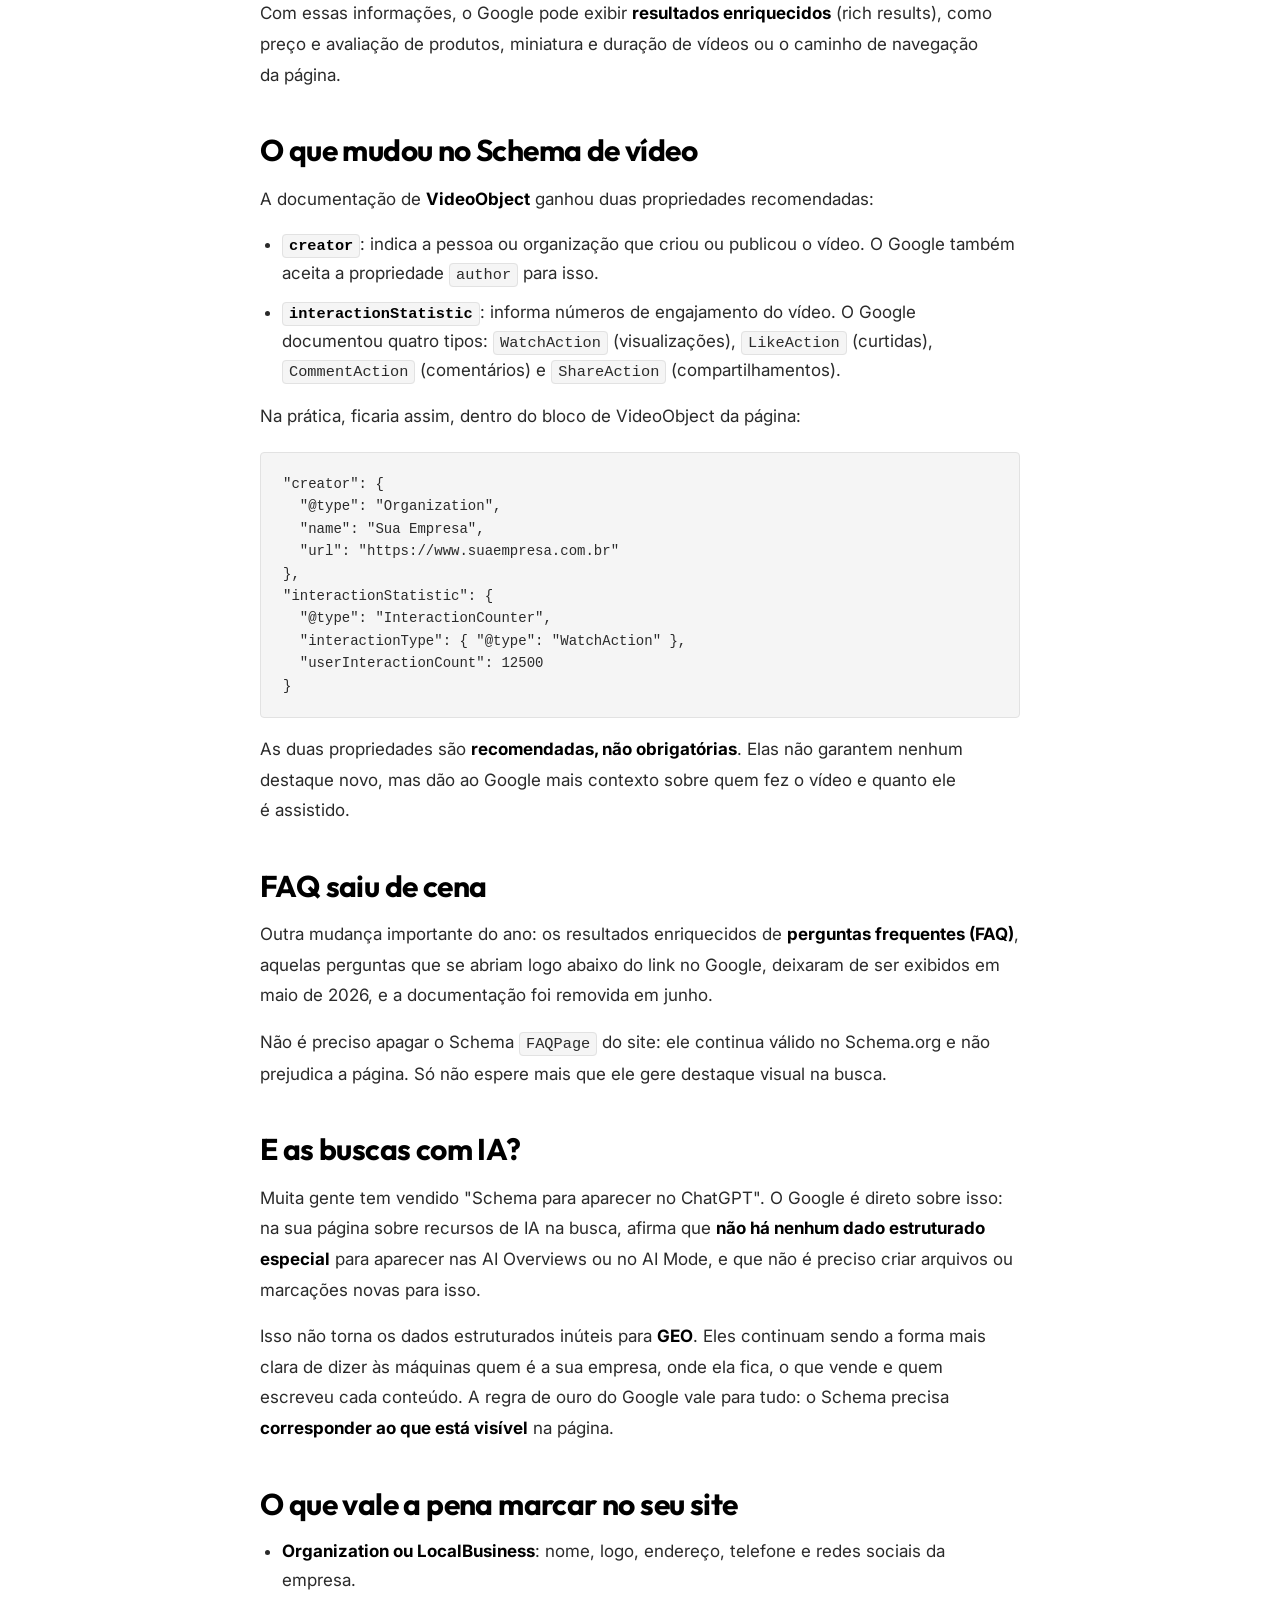
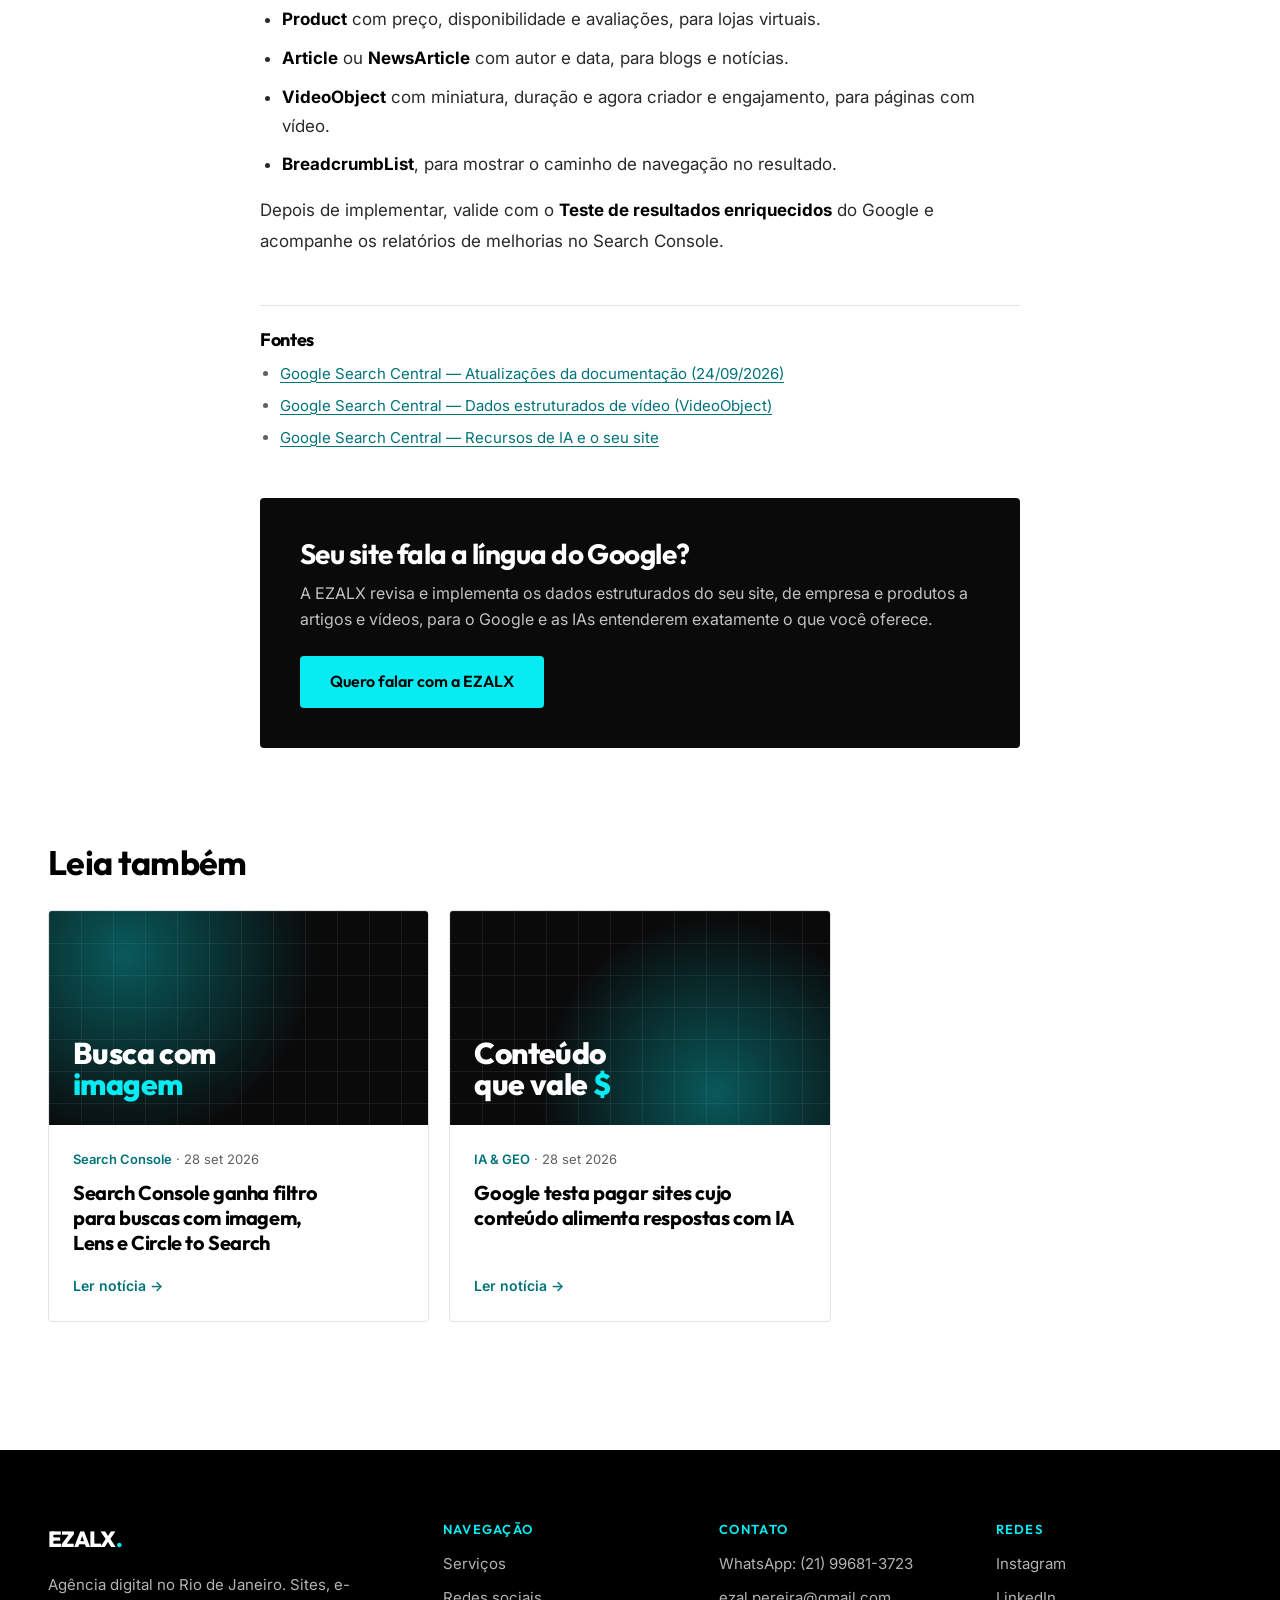
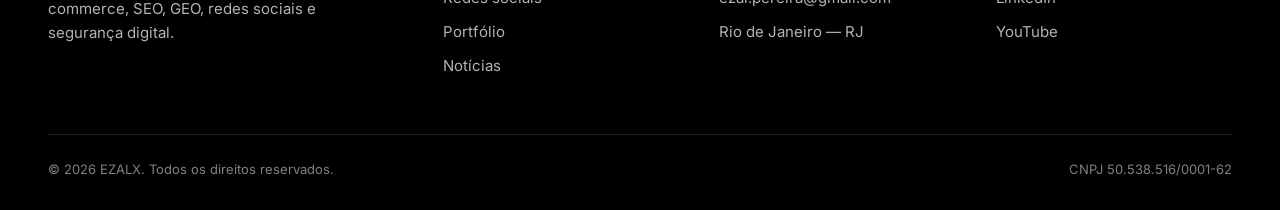
<file: noticias/dados-estruturados-schema-video/index.html>
<!DOCTYPE html>
<html lang="pt-BR">
<head>
    <meta charset="UTF-8">
    <meta name="viewport" content="width=device-width, initial-scale=1.0, viewport-fit=cover">
    <meta name="format-detection" content="telephone=no">

    <title>Dados estruturados: Google atualiza o Schema de vídeo | EZALX</title>
    <meta name="description" content="Google passou a documentar o criador do vídeo e as estatísticas de visualização, curtida, comentário e compartilhamento no Schema VideoObject. Veja o que muda e o que ainda vale marcar com dados estruturados.">
    <meta name="author" content="EZALX">
    <meta name="robots" content="index, follow, max-image-preview:large, max-snippet:-1, max-video-preview:-1">
    <link rel="canonical" href="https://ezalx.netlify.app/noticias/dados-estruturados-schema-video/">

    <meta property="og:type" content="article">
    <meta property="og:url" content="https://ezalx.netlify.app/noticias/dados-estruturados-schema-video/">
    <meta property="og:title" content="Dados estruturados: Google atualiza o Schema de vídeo">
    <meta property="og:description" content="Criador e estatísticas de engajamento entram na documentação de VideoObject. Entenda o que muda e quais dados estruturados ainda valem a pena.">
    <meta property="og:locale" content="pt_BR">
    <meta property="og:site_name" content="EZALX">
    <meta property="og:image" content="https://ezalx.netlify.app/og-image.png">
    <meta property="og:image:width" content="1200">
    <meta property="og:image:height" content="630">
    <meta property="article:published_time" content="2026-10-03T12:00:00-03:00">
    <meta property="article:section" content="Dados estruturados">

    <meta name="twitter:card" content="summary_large_image">
    <meta name="twitter:title" content="Dados estruturados: Google atualiza o Schema de vídeo">
    <meta name="twitter:description" content="Criador e estatísticas de engajamento entram no VideoObject. O que muda e o que ainda vale marcar.">
    <meta name="twitter:image" content="https://ezalx.netlify.app/og-image.png">

    <link rel="preconnect" href="https://fonts.googleapis.com">
    <link rel="preconnect" href="https://fonts.gstatic.com" crossorigin>
    <link rel="preconnect" href="https://www.googletagmanager.com">
    <link rel="stylesheet" href="https://fonts.googleapis.com/css2?family=Outfit:wght@500;600;700;800&family=Inter:wght@400;500;600&display=swap">
    <link rel="stylesheet" href="/noticias/noticias.css">

    <link rel="icon" href="/ezalx.png" type="image/png">
    <link rel="apple-touch-icon" href="/ezalx.png">
    <meta name="theme-color" content="#06ECF2">

    <script async src="https://www.googletagmanager.com/gtag/js?id=G-WHY3TFZZZW"></script>
    <script>
      window.dataLayer = window.dataLayer || [];
      function gtag(){dataLayer.push(arguments);}
      gtag('js', new Date());
      gtag('config', 'G-WHY3TFZZZW');
    </script>

    <script type="application/ld+json">
    {
        "@context": "https://schema.org",
        "@graph": [
            {
                "@type": "NewsArticle",
                "@id": "https://ezalx.netlify.app/noticias/dados-estruturados-schema-video/#article",
                "headline": "Dados estruturados: Google atualiza o Schema de vídeo",
                "description": "Google passou a documentar o criador do vídeo e as estatísticas de visualização, curtida, comentário e compartilhamento no Schema VideoObject. Veja o que muda e o que ainda vale marcar com dados estruturados.",
                "image": ["https://ezalx.netlify.app/og-image.png"],
                "datePublished": "2026-10-03T12:00:00-03:00",
                "dateModified": "2026-10-03T12:00:00-03:00",
                "inLanguage": "pt-BR",
                "articleSection": "Dados estruturados",
                "keywords": ["dados estruturados", "Schema.org", "VideoObject", "rich results", "SEO técnico", "GEO", "JSON-LD"],
                "mainEntityOfPage": "https://ezalx.netlify.app/noticias/dados-estruturados-schema-video/",
                "author": { "@type": "Organization", "name": "EZALX", "url": "https://ezalx.netlify.app/" },
                "publisher": {
                    "@type": "Organization",
                    "@id": "https://ezalx.netlify.app/#business",
                    "name": "EZALX",
                    "logo": { "@type": "ImageObject", "url": "https://ezalx.netlify.app/ezalx.png", "width": 600, "height": 600 }
                },
                "citation": [
                    "https://developers.google.com/search/updates",
                    "https://developers.google.com/search/docs/appearance/structured-data/video",
                    "https://developers.google.com/search/docs/appearance/ai-features"
                ]
            },
            {
                "@type": "BreadcrumbList",
                "itemListElement": [
                    { "@type": "ListItem", "position": 1, "name": "Início", "item": "https://ezalx.netlify.app/" },
                    { "@type": "ListItem", "position": 2, "name": "Notícias", "item": "https://ezalx.netlify.app/noticias/" },
                    { "@type": "ListItem", "position": 3, "name": "Dados estruturados: Google atualiza o Schema de vídeo" }
                ]
            }
        ]
    }
    </script>
</head>
<body>
    <a href="#conteudo" class="skip-link">Pular para o conteúdo</a>

    <header class="site-nav">
        <div class="container">
            <a href="/" class="logo" aria-label="EZALX — página inicial">EZALX<span>.</span></a>
            <nav aria-label="Navegação principal">
                <ul class="nav-menu" id="nav-menu">
                    <li><a href="/#servicos">Serviços</a></li>
                    <li><a href="/#redes-sociais">Redes sociais</a></li>
                    <li><a href="/#portfolio">Portfólio</a></li>
                    <li><a href="/noticias/">Notícias</a></li>
                    <li><a href="/#contato">Contato</a></li>
                </ul>
            </nav>
            <div class="nav-actions">
                <a class="btn btn-primary btn-sm" href="https://wa.me/5521996813723?text=Ol%C3%A1%2C%20vim%20pelo%20site%20e%20gostaria%20de%20um%20or%C3%A7amento." target="_blank" rel="noopener" data-location="nav-noticia">Pedir orçamento</a>
                <button class="nav-toggle" type="button" aria-expanded="false" aria-controls="nav-menu" aria-label="Abrir menu">
                    <svg viewBox="0 0 24 24" fill="none" stroke="currentColor" stroke-width="2" stroke-linecap="round" aria-hidden="true"><path d="M4 7h16M4 12h16M4 17h16"/></svg>
                </button>
            </div>
        </div>
    </header>

    <main id="conteudo">
        <article class="article">
            <div class="container">
                <header class="article-head">
                    <nav aria-label="Você está em">
                        <ol class="breadcrumb">
                            <li><a href="/">Início</a></li>
                            <li><a href="/noticias/">Notícias</a></li>
                            <li aria-current="page">Dados estruturados</li>
                        </ol>
                    </nav>
                    <p class="eyebrow">Dados estruturados · SEO técnico</p>
                    <h1>Dados estruturados: Google atualiza o Schema de vídeo</h1>
                    <p class="article-meta">
                        <span>Por Equipe EZALX</span>
                        <time datetime="2026-10-03">3 de outubro de 2026</time>
                        <span>Leitura: 5 min</span>
                    </p>
                    <p class="article-lead">No fim de setembro, o Google atualizou a documentação de dados estruturados para vídeos: agora dá para informar quem criou o vídeo e quantas visualizações, curtidas, comentários e compartilhamentos ele teve. A mudança é pequena, mas é um bom momento para revisar o Schema do seu site e entender o que ainda faz diferença em 2026.</p>
                </header>

                <div class="news-cover news-cover--schema article-cover" aria-hidden="true"><span>&lt;Schema&gt;<br><b>VideoObject</b></span></div>

                <div class="article-body">
                    <aside class="summary" aria-labelledby="resumo-title">
                        <h2 id="resumo-title">Resumo rápido</h2>
                        <ul>
                            <li>Em <strong>24 de setembro de 2026</strong>, o Google adicionou a propriedade <code>creator</code> e detalhou o <code>interactionStatistic</code> na documentação de <strong>VideoObject</strong>.</li>
                            <li>As interações aceitas são <strong>visualizações, curtidas, comentários e compartilhamentos</strong>.</li>
                            <li>Os <strong>resultados de FAQ</strong> deixaram de aparecer no Google em maio de 2026.</li>
                            <li>Não existe Schema especial para aparecer nas <strong>respostas com IA</strong>, mas os dados estruturados continuam ajudando o Google a entender o seu conteúdo.</li>
                        </ul>
                    </aside>

                    <h2>O que são dados estruturados</h2>
                    <p>Dados estruturados são informações organizadas em um formato padrão, o <strong>Schema.org</strong>, que ficam no código da página e explicam aos buscadores do que ela trata: se é um produto, uma empresa local, um artigo, um evento ou um vídeo. O formato recomendado pelo Google é o <strong>JSON-LD</strong>, um bloco de código invisível para o visitante.</p>
                    <p>Com essas informações, o Google pode exibir <strong>resultados enriquecidos</strong> (rich results), como preço e avaliação de produtos, miniatura e duração de vídeos ou o caminho de navegação da página.</p>

                    <h2>O que mudou no Schema de vídeo</h2>
                    <p>A documentação de <strong>VideoObject</strong> ganhou duas propriedades recomendadas:</p>
                    <ul>
                        <li><strong><code>creator</code></strong>: indica a pessoa ou organização que criou ou publicou o vídeo. O Google também aceita a propriedade <code>author</code> para isso.</li>
                        <li><strong><code>interactionStatistic</code></strong>: informa números de engajamento do vídeo. O Google documentou quatro tipos: <code>WatchAction</code> (visualizações), <code>LikeAction</code> (curtidas), <code>CommentAction</code> (comentários) e <code>ShareAction</code> (compartilhamentos).</li>
                    </ul>
                    <p>Na prática, ficaria assim, dentro do bloco de VideoObject da página:</p>
<pre><code>"creator": {
  "@type": "Organization",
  "name": "Sua Empresa",
  "url": "https://www.suaempresa.com.br"
},
"interactionStatistic": {
  "@type": "InteractionCounter",
  "interactionType": { "@type": "WatchAction" },
  "userInteractionCount": 12500
}</code></pre>
                    <p>As duas propriedades são <strong>recomendadas, não obrigatórias</strong>. Elas não garantem nenhum destaque novo, mas dão ao Google mais contexto sobre quem fez o vídeo e quanto ele é assistido.</p>

                    <h2>FAQ saiu de cena</h2>
                    <p>Outra mudança importante do ano: os resultados enriquecidos de <strong>perguntas frequentes (FAQ)</strong>, aquelas perguntas que se abriam logo abaixo do link no Google, deixaram de ser exibidos em maio de 2026, e a documentação foi removida em junho.</p>
                    <p>Não é preciso apagar o Schema <code>FAQPage</code> do site: ele continua válido no Schema.org e não prejudica a página. Só não espere mais que ele gere destaque visual na busca.</p>

                    <h2>E as buscas com IA?</h2>
                    <p>Muita gente tem vendido "Schema para aparecer no ChatGPT". O Google é direto sobre isso: na sua página sobre recursos de IA na busca, afirma que <strong>não há nenhum dado estruturado especial</strong> para aparecer nas AI Overviews ou no AI Mode, e que não é preciso criar arquivos ou marcações novas para isso.</p>
                    <p>Isso não torna os dados estruturados inúteis para <strong>GEO</strong>. Eles continuam sendo a forma mais clara de dizer às máquinas quem é a sua empresa, onde ela fica, o que vende e quem escreveu cada conteúdo. A regra de ouro do Google vale para tudo: o Schema precisa <strong>corresponder ao que está visível</strong> na página.</p>

                    <h2>O que vale a pena marcar no seu site</h2>
                    <ul>
                        <li><strong>Organization ou LocalBusiness</strong>: nome, logo, endereço, telefone e redes sociais da empresa.</li>
                        <li><strong>Product</strong> com preço, disponibilidade e avaliações, para lojas virtuais.</li>
                        <li><strong>Article</strong> ou <strong>NewsArticle</strong> com autor e data, para blogs e notícias.</li>
                        <li><strong>VideoObject</strong> com miniatura, duração e agora criador e engajamento, para páginas com vídeo.</li>
                        <li><strong>BreadcrumbList</strong>, para mostrar o caminho de navegação no resultado.</li>
                    </ul>
                    <p>Depois de implementar, valide com o <strong>Teste de resultados enriquecidos</strong> do Google e acompanhe os relatórios de melhorias no Search Console.</p>

                    <section class="sources" aria-labelledby="fontes-title">
                        <h2 id="fontes-title">Fontes</h2>
                        <ul>
                            <li><a href="https://developers.google.com/search/updates" target="_blank" rel="noopener">Google Search Central — Atualizações da documentação (24/09/2026)</a></li>
                            <li><a href="https://developers.google.com/search/docs/appearance/structured-data/video" target="_blank" rel="noopener">Google Search Central — Dados estruturados de vídeo (VideoObject)</a></li>
                            <li><a href="https://developers.google.com/search/docs/appearance/ai-features" target="_blank" rel="noopener">Google Search Central — Recursos de IA e o seu site</a></li>
                        </ul>
                    </section>
                </div>

                <aside class="article-foot article-cta" aria-labelledby="cta-title">
                    <h2 id="cta-title">Seu site fala a língua do Google?</h2>
                    <p>A EZALX revisa e implementa os dados estruturados do seu site, de empresa e produtos a artigos e vídeos, para o Google e as IAs entenderem exatamente o que você oferece.</p>
                    <a class="btn btn-primary" href="https://wa.me/5521996813723?text=Ol%C3%A1%2C%20li%20a%20not%C3%ADcia%20sobre%20dados%20estruturados%20e%20quero%20revisar%20meu%20site." target="_blank" rel="noopener" data-location="noticia-dados-estruturados">Quero falar com a EZALX</a>
                </aside>
            </div>
        </article>

        <section class="related" aria-labelledby="related-title">
            <div class="container">
                <h2 id="related-title">Leia também</h2>
                <ul class="news-grid">
                    <li class="news-card">
                        <div class="news-cover news-cover--lens" aria-hidden="true"><span>Busca com<br><b>imagem</b></span></div>
                        <div class="news-body">
                            <p class="news-meta"><b>Search Console</b> · <time datetime="2026-09-28">28 set 2026</time></p>
                            <h3><a href="/noticias/search-console-filtro-multimodal/">Search Console ganha filtro para buscas com imagem, Lens e Circle to Search</a></h3>
                            <span class="news-more" aria-hidden="true">Ler notícia →</span>
                        </div>
                    </li>
                    <li class="news-card">
                        <div class="news-cover news-cover--ia" aria-hidden="true"><span>Conteúdo<br>que vale <b>$</b></span></div>
                        <div class="news-body">
                            <p class="news-meta"><b>IA &amp; GEO</b> · <time datetime="2026-09-28">28 set 2026</time></p>
                            <h3><a href="/noticias/google-paga-sites-respostas-ia/">Google testa pagar sites cujo conteúdo alimenta respostas com IA</a></h3>
                            <span class="news-more" aria-hidden="true">Ler notícia →</span>
                        </div>
                    </li>
                </ul>
            </div>
        </section>
    </main>

    <footer class="site-footer">
        <div class="container">
            <div class="footer-grid">
                <div class="footer-brand">
                    <a href="/" class="logo">EZALX<span>.</span></a>
                    <p class="footer-about">Agência digital no Rio de Janeiro. Sites, e-commerce, SEO, GEO, redes sociais e segurança digital.</p>
                </div>
                <nav aria-labelledby="footer-nav-title">
                    <h2 class="footer-title" id="footer-nav-title">Navegação</h2>
                    <ul class="footer-list">
                        <li><a href="/#servicos">Serviços</a></li>
                        <li><a href="/#redes-sociais">Redes sociais</a></li>
                        <li><a href="/#portfolio">Portfólio</a></li>
                        <li><a href="/noticias/">Notícias</a></li>
                    </ul>
                </nav>
                <div>
                    <h2 class="footer-title">Contato</h2>
                    <ul class="footer-list">
                        <li><a href="https://wa.me/5521996813723" target="_blank" rel="noopener" data-location="footer-noticia">WhatsApp: (21) 99681-3723</a></li>
                        <li><a href="mailto:ezal.pereira@gmail.com" data-location="footer-noticia">ezal.pereira@gmail.com</a></li>
                        <li>Rio de Janeiro — RJ</li>
                    </ul>
                </div>
                <div>
                    <h2 class="footer-title">Redes</h2>
                    <ul class="footer-list">
                        <li><a href="https://www.instagram.com/ezalx/" target="_blank" rel="noopener">Instagram</a></li>
                        <li><a href="https://www.linkedin.com/in/ezalx-aumumana/" target="_blank" rel="noopener">LinkedIn</a></li>
                        <li><a href="https://www.youtube.com/@ezalx" target="_blank" rel="noopener">YouTube</a></li>
                    </ul>
                </div>
            </div>
            <div class="footer-bottom">
                <span>&copy; 2026 EZALX. Todos os direitos reservados.</span>
                <span>CNPJ 50.538.516/0001-62</span>
            </div>
        </div>
    </footer>

    <script src="/noticias/noticias.js" defer></script>
    <!-- VLibras -->
    <div vw class="enabled">
        <div vw-access-button class="active"></div>
        <div vw-plugin-wrapper>
            <div class="vw-plugin-top-wrapper"></div>
        </div>
    </div>
    <script src="https://vlibras.gov.br/app/vlibras-plugin.js"></script>
    <script>
        new window.VLibras.Widget('https://vlibras.gov.br/app');
    </script>
</body>
</html>
</file>
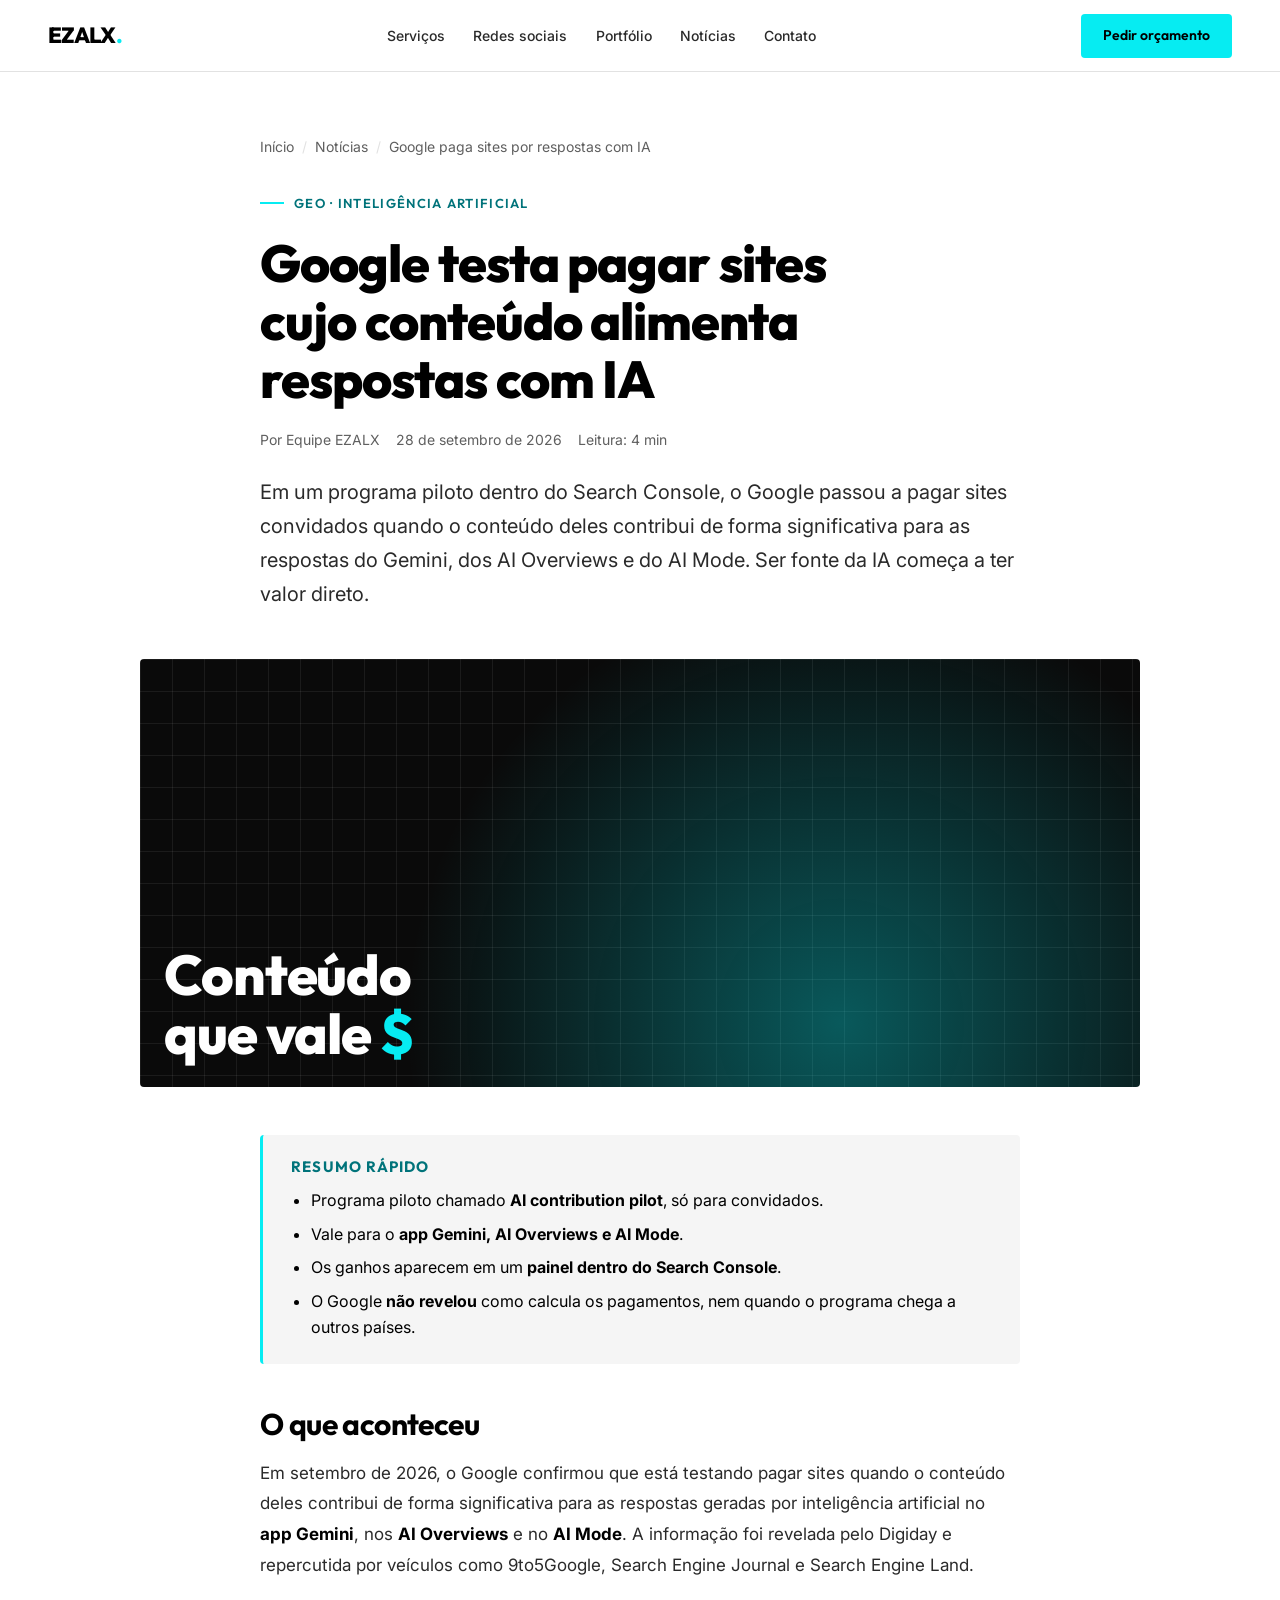
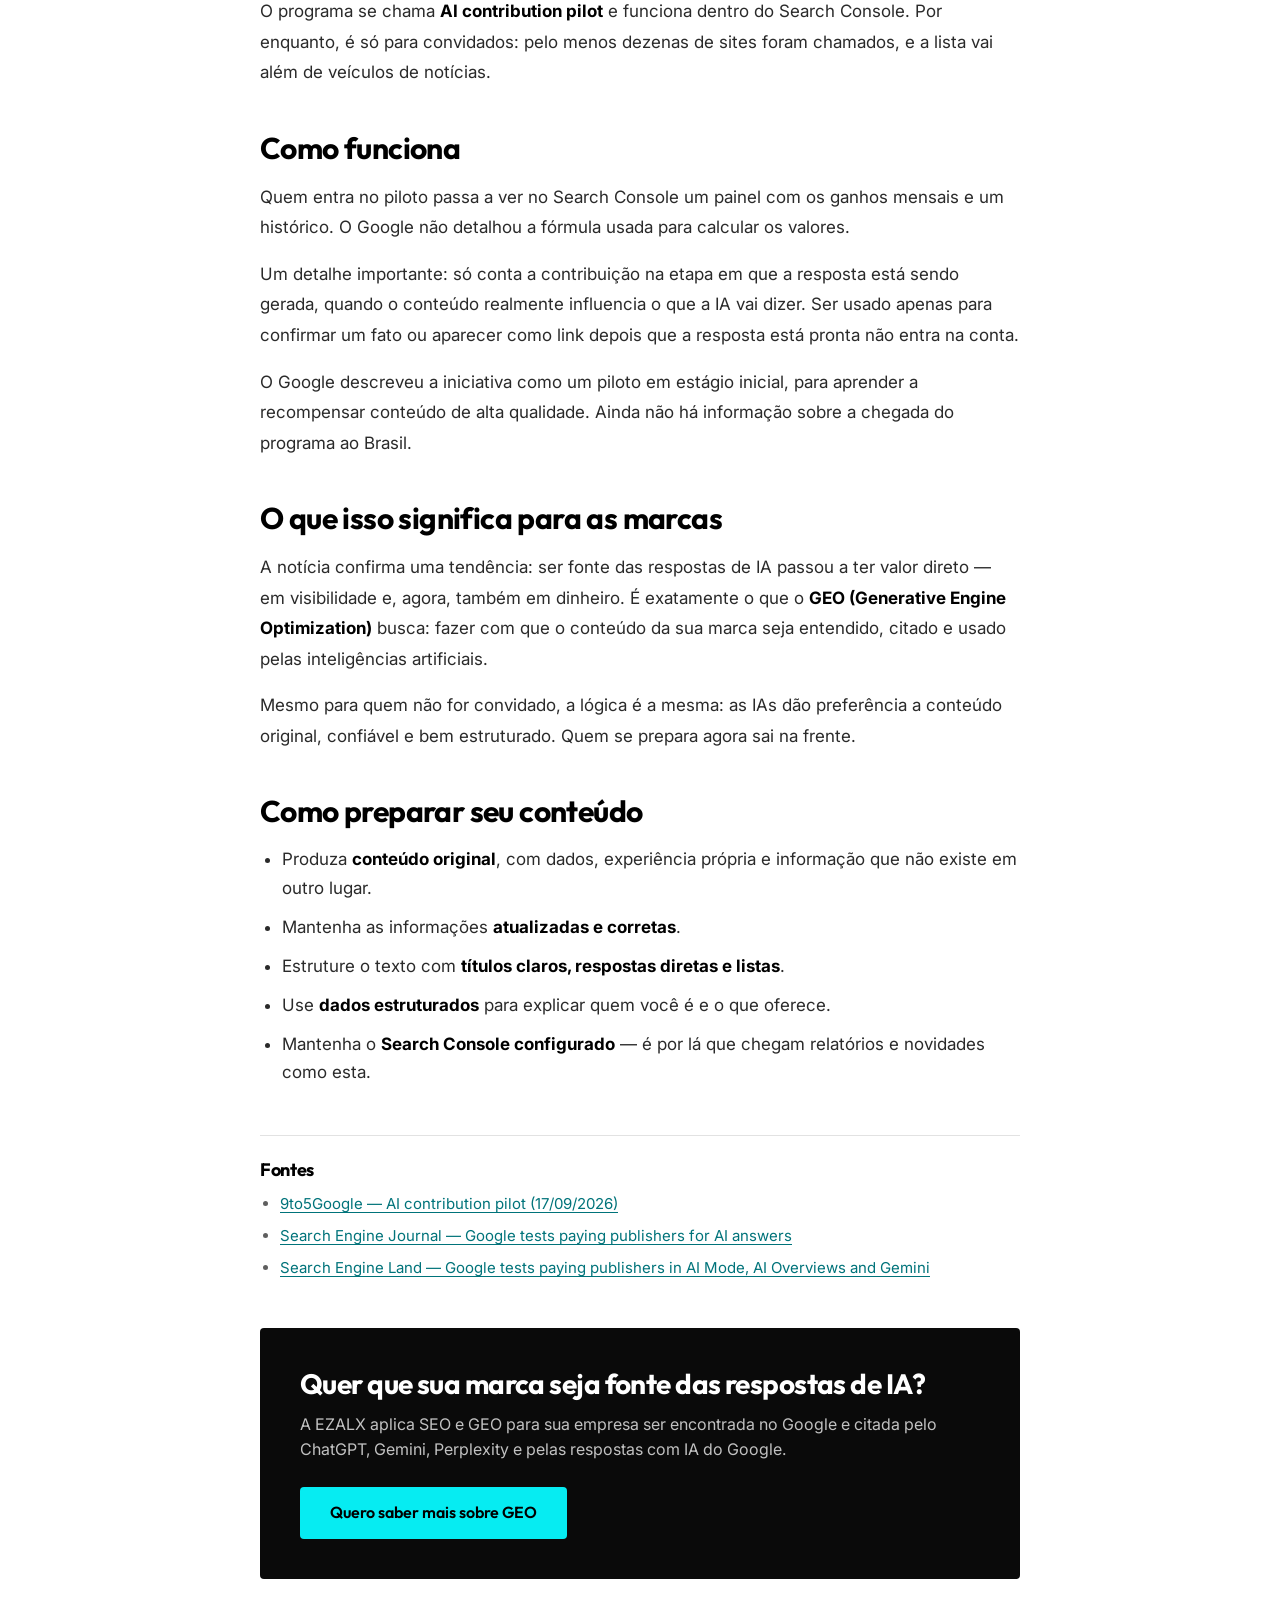
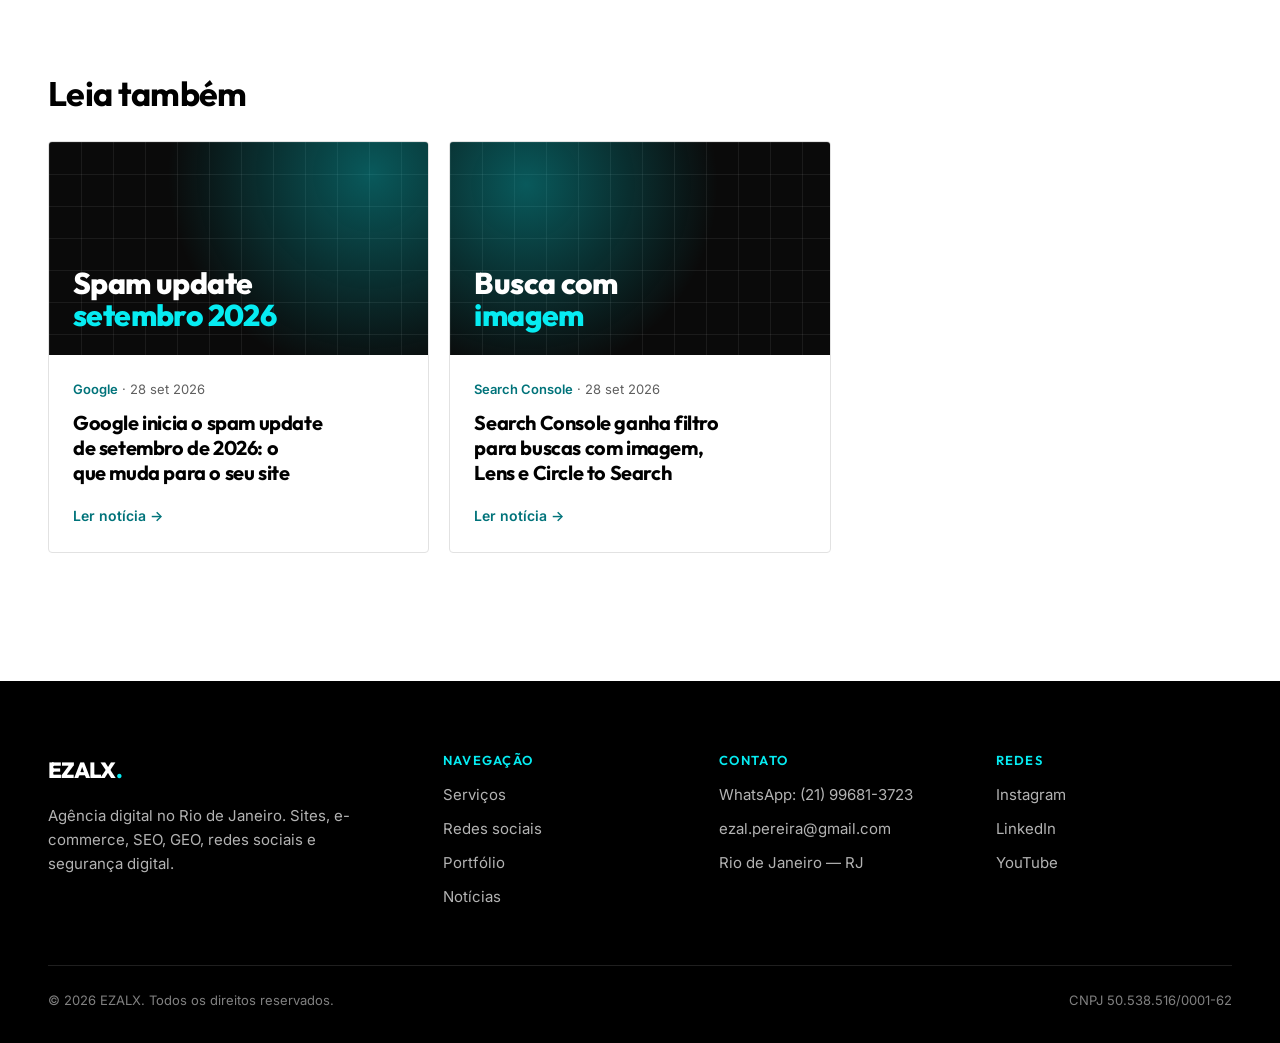
<file: noticias/google-paga-sites-respostas-ia/index.html>
<!DOCTYPE html>
<html lang="pt-BR">
<head>
    <meta charset="UTF-8">
    <meta name="viewport" content="width=device-width, initial-scale=1.0, viewport-fit=cover">
    <meta name="format-detection" content="telephone=no">

    <title>Google testa pagar sites usados em respostas com IA | EZALX</title>
    <meta name="description" content="Em piloto no Search Console, o Google passou a pagar sites convidados quando o conteúdo deles contribui para respostas do Gemini, AI Overviews e AI Mode.">
    <meta name="author" content="EZALX">
    <meta name="robots" content="index, follow, max-image-preview:large, max-snippet:-1, max-video-preview:-1">
    <link rel="canonical" href="https://ezalx.netlify.app/noticias/google-paga-sites-respostas-ia/">

    <meta property="og:type" content="article">
    <meta property="og:url" content="https://ezalx.netlify.app/noticias/google-paga-sites-respostas-ia/">
    <meta property="og:title" content="Google testa pagar sites cujo conteúdo alimenta respostas com IA">
    <meta property="og:description" content="Piloto no Search Console paga sites convidados usados pelo Gemini, AI Overviews e AI Mode. Entenda o que isso significa para o GEO.">
    <meta property="og:locale" content="pt_BR">
    <meta property="og:site_name" content="EZALX">
    <meta property="og:image" content="https://ezalx.netlify.app/og-image.png">
    <meta property="og:image:width" content="1200">
    <meta property="og:image:height" content="630">
    <meta property="article:published_time" content="2026-09-28T09:00:00-03:00">
    <meta property="article:section" content="GEO">

    <meta name="twitter:card" content="summary_large_image">
    <meta name="twitter:title" content="Google testa pagar sites usados em respostas com IA">
    <meta name="twitter:description" content="Piloto no Search Console paga sites usados pelo Gemini, AI Overviews e AI Mode.">
    <meta name="twitter:image" content="https://ezalx.netlify.app/og-image.png">

    <link rel="preconnect" href="https://fonts.googleapis.com">
    <link rel="preconnect" href="https://fonts.gstatic.com" crossorigin>
    <link rel="preconnect" href="https://www.googletagmanager.com">
    <link rel="stylesheet" href="https://fonts.googleapis.com/css2?family=Outfit:wght@500;600;700;800&family=Inter:wght@400;500;600&display=swap">
    <link rel="stylesheet" href="/noticias/noticias.css">

    <link rel="icon" href="/ezalx.png" type="image/png">
    <link rel="apple-touch-icon" href="/ezalx.png">
    <meta name="theme-color" content="#06ECF2">

    <script async src="https://www.googletagmanager.com/gtag/js?id=G-WHY3TFZZZW"></script>
    <script>
      window.dataLayer = window.dataLayer || [];
      function gtag(){dataLayer.push(arguments);}
      gtag('js', new Date());
      gtag('config', 'G-WHY3TFZZZW');
    </script>

    <script type="application/ld+json">
    {
        "@context": "https://schema.org",
        "@graph": [
            {
                "@type": "NewsArticle",
                "@id": "https://ezalx.netlify.app/noticias/google-paga-sites-respostas-ia/#article",
                "headline": "Google testa pagar sites cujo conteúdo alimenta respostas com IA",
                "description": "Em piloto no Search Console, o Google passou a pagar sites convidados quando o conteúdo deles contribui para respostas do Gemini, AI Overviews e AI Mode.",
                "image": ["https://ezalx.netlify.app/og-image.png"],
                "datePublished": "2026-09-28T09:00:00-03:00",
                "dateModified": "2026-09-28T09:00:00-03:00",
                "inLanguage": "pt-BR",
                "articleSection": "GEO",
                "keywords": ["AI contribution pilot", "Google", "GEO", "AI Overviews", "AI Mode", "Gemini", "Search Console"],
                "mainEntityOfPage": "https://ezalx.netlify.app/noticias/google-paga-sites-respostas-ia/",
                "author": { "@type": "Organization", "name": "EZALX", "url": "https://ezalx.netlify.app/" },
                "publisher": {
                    "@type": "Organization",
                    "@id": "https://ezalx.netlify.app/#business",
                    "name": "EZALX",
                    "logo": { "@type": "ImageObject", "url": "https://ezalx.netlify.app/ezalx.png", "width": 600, "height": 600 }
                },
                "citation": [
                    "https://9to5google.com/2026/09/17/google-ai-contribution-pilot-tests-paying-websites-when-theyre-used-in-ai-results/",
                    "https://www.searchenginejournal.com/google-tests-paying-publishers-for-ai-answers-via-search-console/589414/",
                    "https://searchengineland.com/google-tests-paying-publishers-for-using-its-content-in-ai-mode-ai-overviews-and-gemini-488382"
                ]
            },
            {
                "@type": "BreadcrumbList",
                "itemListElement": [
                    { "@type": "ListItem", "position": 1, "name": "Início", "item": "https://ezalx.netlify.app/" },
                    { "@type": "ListItem", "position": 2, "name": "Notícias", "item": "https://ezalx.netlify.app/noticias/" },
                    { "@type": "ListItem", "position": 3, "name": "Google testa pagar sites usados em respostas com IA" }
                ]
            }
        ]
    }
    </script>
</head>
<body>
    <a href="#conteudo" class="skip-link">Pular para o conteúdo</a>

    <header class="site-nav">
        <div class="container">
            <a href="/" class="logo" aria-label="EZALX — página inicial">EZALX<span>.</span></a>
            <nav aria-label="Navegação principal">
                <ul class="nav-menu" id="nav-menu">
                    <li><a href="/#servicos">Serviços</a></li>
                    <li><a href="/#redes-sociais">Redes sociais</a></li>
                    <li><a href="/#portfolio">Portfólio</a></li>
                    <li><a href="/noticias/">Notícias</a></li>
                    <li><a href="/#contato">Contato</a></li>
                </ul>
            </nav>
            <div class="nav-actions">
                <a class="btn btn-primary btn-sm" href="https://wa.me/5521996813723?text=Ol%C3%A1%2C%20vim%20pelo%20site%20e%20gostaria%20de%20um%20or%C3%A7amento." target="_blank" rel="noopener" data-location="nav-noticia">Pedir orçamento</a>
                <button class="nav-toggle" type="button" aria-expanded="false" aria-controls="nav-menu" aria-label="Abrir menu">
                    <svg viewBox="0 0 24 24" fill="none" stroke="currentColor" stroke-width="2" stroke-linecap="round" aria-hidden="true"><path d="M4 7h16M4 12h16M4 17h16"/></svg>
                </button>
            </div>
        </div>
    </header>

    <main id="conteudo">
        <article class="article">
            <div class="container">
                <header class="article-head">
                    <nav aria-label="Você está em">
                        <ol class="breadcrumb">
                            <li><a href="/">Início</a></li>
                            <li><a href="/noticias/">Notícias</a></li>
                            <li aria-current="page">Google paga sites por respostas com IA</li>
                        </ol>
                    </nav>
                    <p class="eyebrow">GEO · Inteligência artificial</p>
                    <h1>Google testa pagar sites cujo conteúdo alimenta respostas com IA</h1>
                    <p class="article-meta">
                        <span>Por Equipe EZALX</span>
                        <time datetime="2026-09-28">28 de setembro de 2026</time>
                        <span>Leitura: 4 min</span>
                    </p>
                    <p class="article-lead">Em um programa piloto dentro do Search Console, o Google passou a pagar sites convidados quando o conteúdo deles contribui de forma significativa para as respostas do Gemini, dos AI Overviews e do AI Mode. Ser fonte da IA começa a ter valor direto.</p>
                </header>

                <div class="news-cover news-cover--ia article-cover" aria-hidden="true"><span>Conteúdo<br>que vale <b>$</b></span></div>

                <div class="article-body">
                    <aside class="summary" aria-labelledby="resumo-title">
                        <h2 id="resumo-title">Resumo rápido</h2>
                        <ul>
                            <li>Programa piloto chamado <strong>AI contribution pilot</strong>, só para convidados.</li>
                            <li>Vale para o <strong>app Gemini, AI Overviews e AI Mode</strong>.</li>
                            <li>Os ganhos aparecem em um <strong>painel dentro do Search Console</strong>.</li>
                            <li>O Google <strong>não revelou</strong> como calcula os pagamentos, nem quando o programa chega a outros países.</li>
                        </ul>
                    </aside>

                    <h2>O que aconteceu</h2>
                    <p>Em setembro de 2026, o Google confirmou que está testando pagar sites quando o conteúdo deles contribui de forma significativa para as respostas geradas por inteligência artificial no <strong>app Gemini</strong>, nos <strong>AI Overviews</strong> e no <strong>AI Mode</strong>. A informação foi revelada pelo Digiday e repercutida por veículos como 9to5Google, Search Engine Journal e Search Engine Land.</p>
                    <p>O programa se chama <strong>AI contribution pilot</strong> e funciona dentro do Search Console. Por enquanto, é só para convidados: pelo menos dezenas de sites foram chamados, e a lista vai além de veículos de notícias.</p>

                    <h2>Como funciona</h2>
                    <p>Quem entra no piloto passa a ver no Search Console um painel com os ganhos mensais e um histórico. O Google não detalhou a fórmula usada para calcular os valores.</p>
                    <p>Um detalhe importante: só conta a contribuição na etapa em que a resposta está sendo gerada, quando o conteúdo realmente influencia o que a IA vai dizer. Ser usado apenas para confirmar um fato ou aparecer como link depois que a resposta está pronta não entra na conta.</p>
                    <p>O Google descreveu a iniciativa como um piloto em estágio inicial, para aprender a recompensar conteúdo de alta qualidade. Ainda não há informação sobre a chegada do programa ao Brasil.</p>

                    <h2>O que isso significa para as marcas</h2>
                    <p>A notícia confirma uma tendência: ser fonte das respostas de IA passou a ter valor direto — em visibilidade e, agora, também em dinheiro. É exatamente o que o <strong>GEO (Generative Engine Optimization)</strong> busca: fazer com que o conteúdo da sua marca seja entendido, citado e usado pelas inteligências artificiais.</p>
                    <p>Mesmo para quem não for convidado, a lógica é a mesma: as IAs dão preferência a conteúdo original, confiável e bem estruturado. Quem se prepara agora sai na frente.</p>

                    <h2>Como preparar seu conteúdo</h2>
                    <ul>
                        <li>Produza <strong>conteúdo original</strong>, com dados, experiência própria e informação que não existe em outro lugar.</li>
                        <li>Mantenha as informações <strong>atualizadas e corretas</strong>.</li>
                        <li>Estruture o texto com <strong>títulos claros, respostas diretas e listas</strong>.</li>
                        <li>Use <strong>dados estruturados</strong> para explicar quem você é e o que oferece.</li>
                        <li>Mantenha o <strong>Search Console configurado</strong> — é por lá que chegam relatórios e novidades como esta.</li>
                    </ul>

                    <section class="sources" aria-labelledby="fontes-title">
                        <h2 id="fontes-title">Fontes</h2>
                        <ul>
                            <li><a href="https://9to5google.com/2026/09/17/google-ai-contribution-pilot-tests-paying-websites-when-theyre-used-in-ai-results/" target="_blank" rel="noopener">9to5Google — AI contribution pilot (17/09/2026)</a></li>
                            <li><a href="https://www.searchenginejournal.com/google-tests-paying-publishers-for-ai-answers-via-search-console/589414/" target="_blank" rel="noopener">Search Engine Journal — Google tests paying publishers for AI answers</a></li>
                            <li><a href="https://searchengineland.com/google-tests-paying-publishers-for-using-its-content-in-ai-mode-ai-overviews-and-gemini-488382" target="_blank" rel="noopener">Search Engine Land — Google tests paying publishers in AI Mode, AI Overviews and Gemini</a></li>
                        </ul>
                    </section>
                </div>

                <aside class="article-foot article-cta" aria-labelledby="cta-title">
                    <h2 id="cta-title">Quer que sua marca seja fonte das respostas de IA?</h2>
                    <p>A EZALX aplica SEO e GEO para sua empresa ser encontrada no Google e citada pelo ChatGPT, Gemini, Perplexity e pelas respostas com IA do Google.</p>
                    <a class="btn btn-primary" href="https://wa.me/5521996813723?text=Ol%C3%A1%2C%20li%20a%20not%C3%ADcia%20sobre%20IA%20e%20quero%20saber%20mais%20sobre%20GEO." target="_blank" rel="noopener" data-location="noticia-ia">Quero saber mais sobre GEO</a>
                </aside>
            </div>
        </article>

        <section class="related" aria-labelledby="related-title">
            <div class="container">
                <h2 id="related-title">Leia também</h2>
                <ul class="news-grid">
                    <li class="news-card">
                        <div class="news-cover news-cover--spam" aria-hidden="true"><span>Spam update<br><b>setembro 2026</b></span></div>
                        <div class="news-body">
                            <p class="news-meta"><b>Google</b> · <time datetime="2026-09-28">28 set 2026</time></p>
                            <h3><a href="/noticias/google-spam-update-setembro-2026/">Google inicia o spam update de setembro de 2026: o que muda para o seu site</a></h3>
                            <span class="news-more" aria-hidden="true">Ler notícia →</span>
                        </div>
                    </li>
                    <li class="news-card">
                        <div class="news-cover news-cover--lens" aria-hidden="true"><span>Busca com<br><b>imagem</b></span></div>
                        <div class="news-body">
                            <p class="news-meta"><b>Search Console</b> · <time datetime="2026-09-28">28 set 2026</time></p>
                            <h3><a href="/noticias/search-console-filtro-multimodal/">Search Console ganha filtro para buscas com imagem, Lens e Circle to Search</a></h3>
                            <span class="news-more" aria-hidden="true">Ler notícia →</span>
                        </div>
                    </li>
                </ul>
            </div>
        </section>
    </main>

    <footer class="site-footer">
        <div class="container">
            <div class="footer-grid">
                <div class="footer-brand">
                    <a href="/" class="logo">EZALX<span>.</span></a>
                    <p class="footer-about">Agência digital no Rio de Janeiro. Sites, e-commerce, SEO, GEO, redes sociais e segurança digital.</p>
                </div>
                <nav aria-labelledby="footer-nav-title">
                    <h2 class="footer-title" id="footer-nav-title">Navegação</h2>
                    <ul class="footer-list">
                        <li><a href="/#servicos">Serviços</a></li>
                        <li><a href="/#redes-sociais">Redes sociais</a></li>
                        <li><a href="/#portfolio">Portfólio</a></li>
                        <li><a href="/noticias/">Notícias</a></li>
                    </ul>
                </nav>
                <div>
                    <h2 class="footer-title">Contato</h2>
                    <ul class="footer-list">
                        <li><a href="https://wa.me/5521996813723" target="_blank" rel="noopener" data-location="footer-noticia">WhatsApp: (21) 99681-3723</a></li>
                        <li><a href="mailto:ezal.pereira@gmail.com" data-location="footer-noticia">ezal.pereira@gmail.com</a></li>
                        <li>Rio de Janeiro — RJ</li>
                    </ul>
                </div>
                <div>
                    <h2 class="footer-title">Redes</h2>
                    <ul class="footer-list">
                        <li><a href="https://www.instagram.com/ezalx/" target="_blank" rel="noopener">Instagram</a></li>
                        <li><a href="https://www.linkedin.com/in/ezalx-aumumana/" target="_blank" rel="noopener">LinkedIn</a></li>
                        <li><a href="https://www.youtube.com/@ezalx" target="_blank" rel="noopener">YouTube</a></li>
                    </ul>
                </div>
            </div>
            <div class="footer-bottom">
                <span>&copy; 2026 EZALX. Todos os direitos reservados.</span>
                <span>CNPJ 50.538.516/0001-62</span>
            </div>
        </div>
    </footer>

    <script src="/noticias/noticias.js" defer></script>
    <!-- VLibras -->
    <div vw class="enabled">
        <div vw-access-button class="active"></div>
        <div vw-plugin-wrapper>
            <div class="vw-plugin-top-wrapper"></div>
        </div>
    </div>
    <script src="https://vlibras.gov.br/app/vlibras-plugin.js"></script>
    <script>
        new window.VLibras.Widget('https://vlibras.gov.br/app');
    </script>
</body>
</html>
</file>
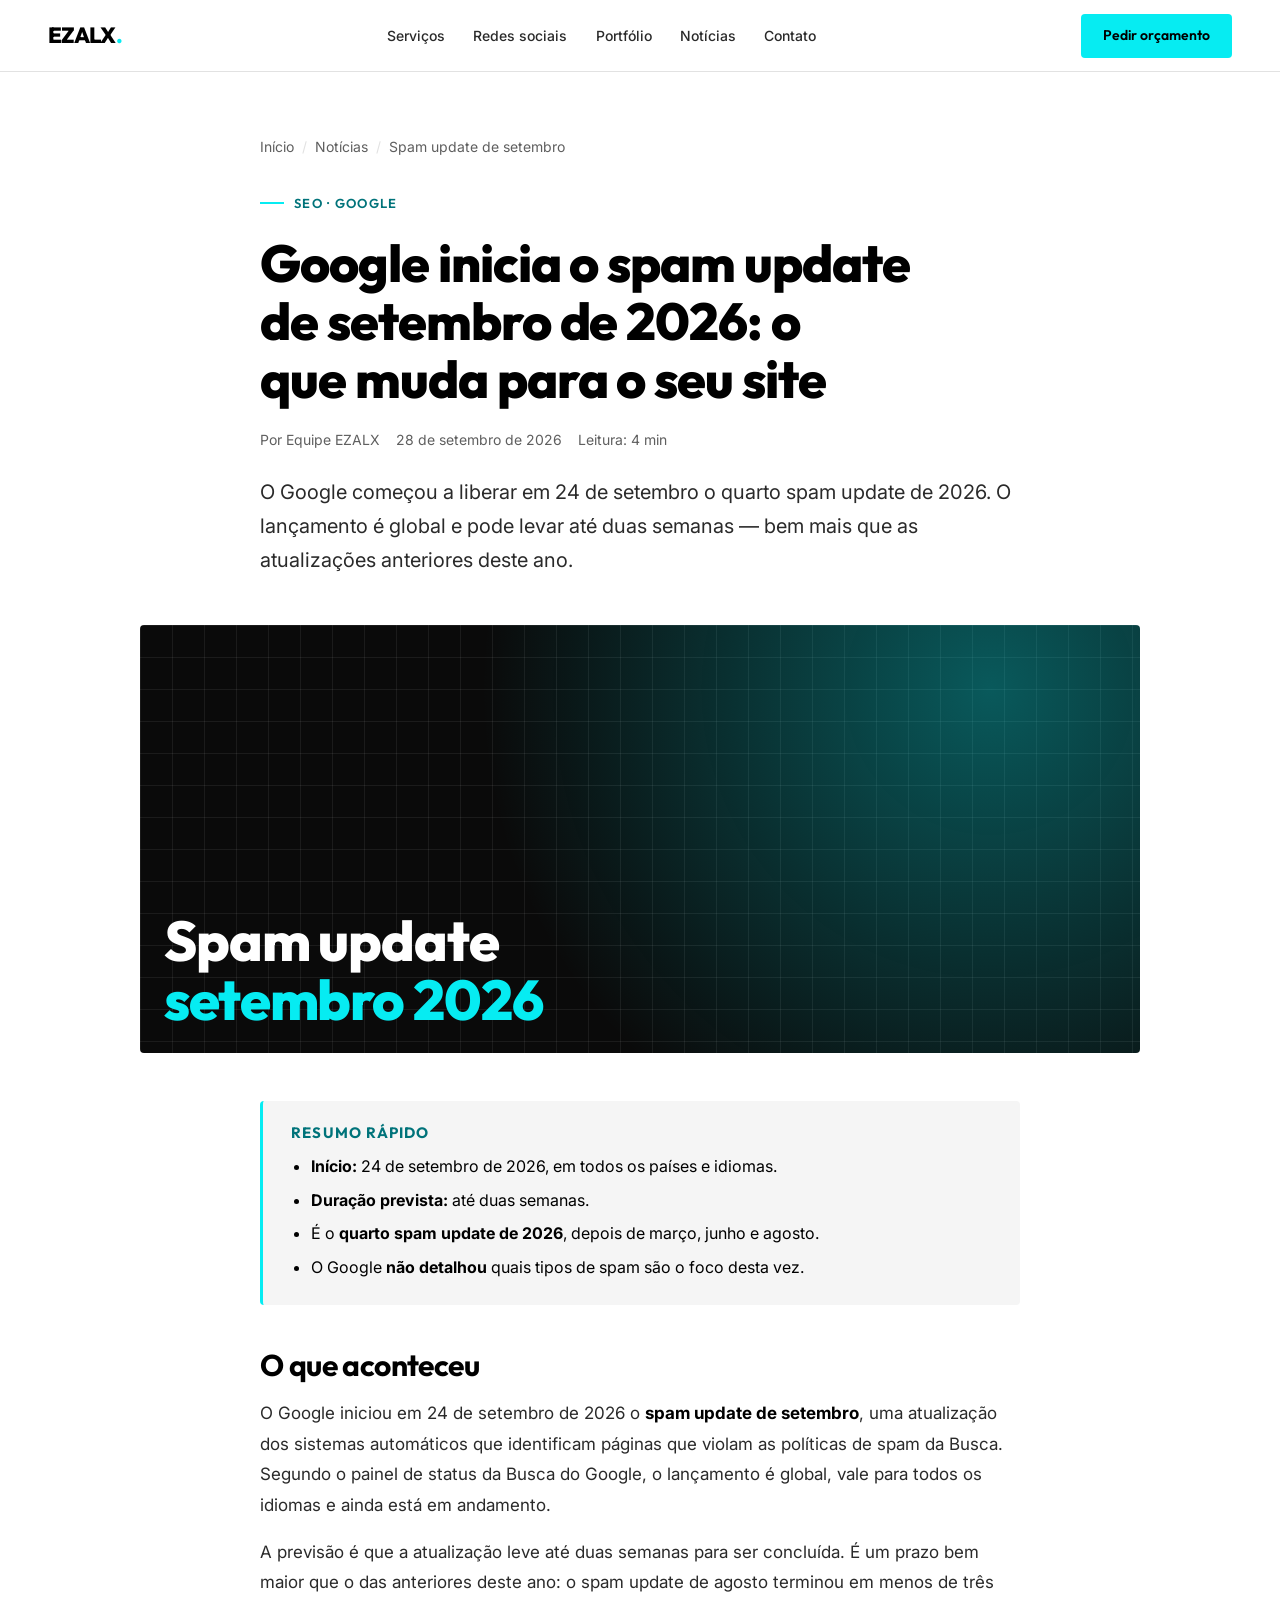
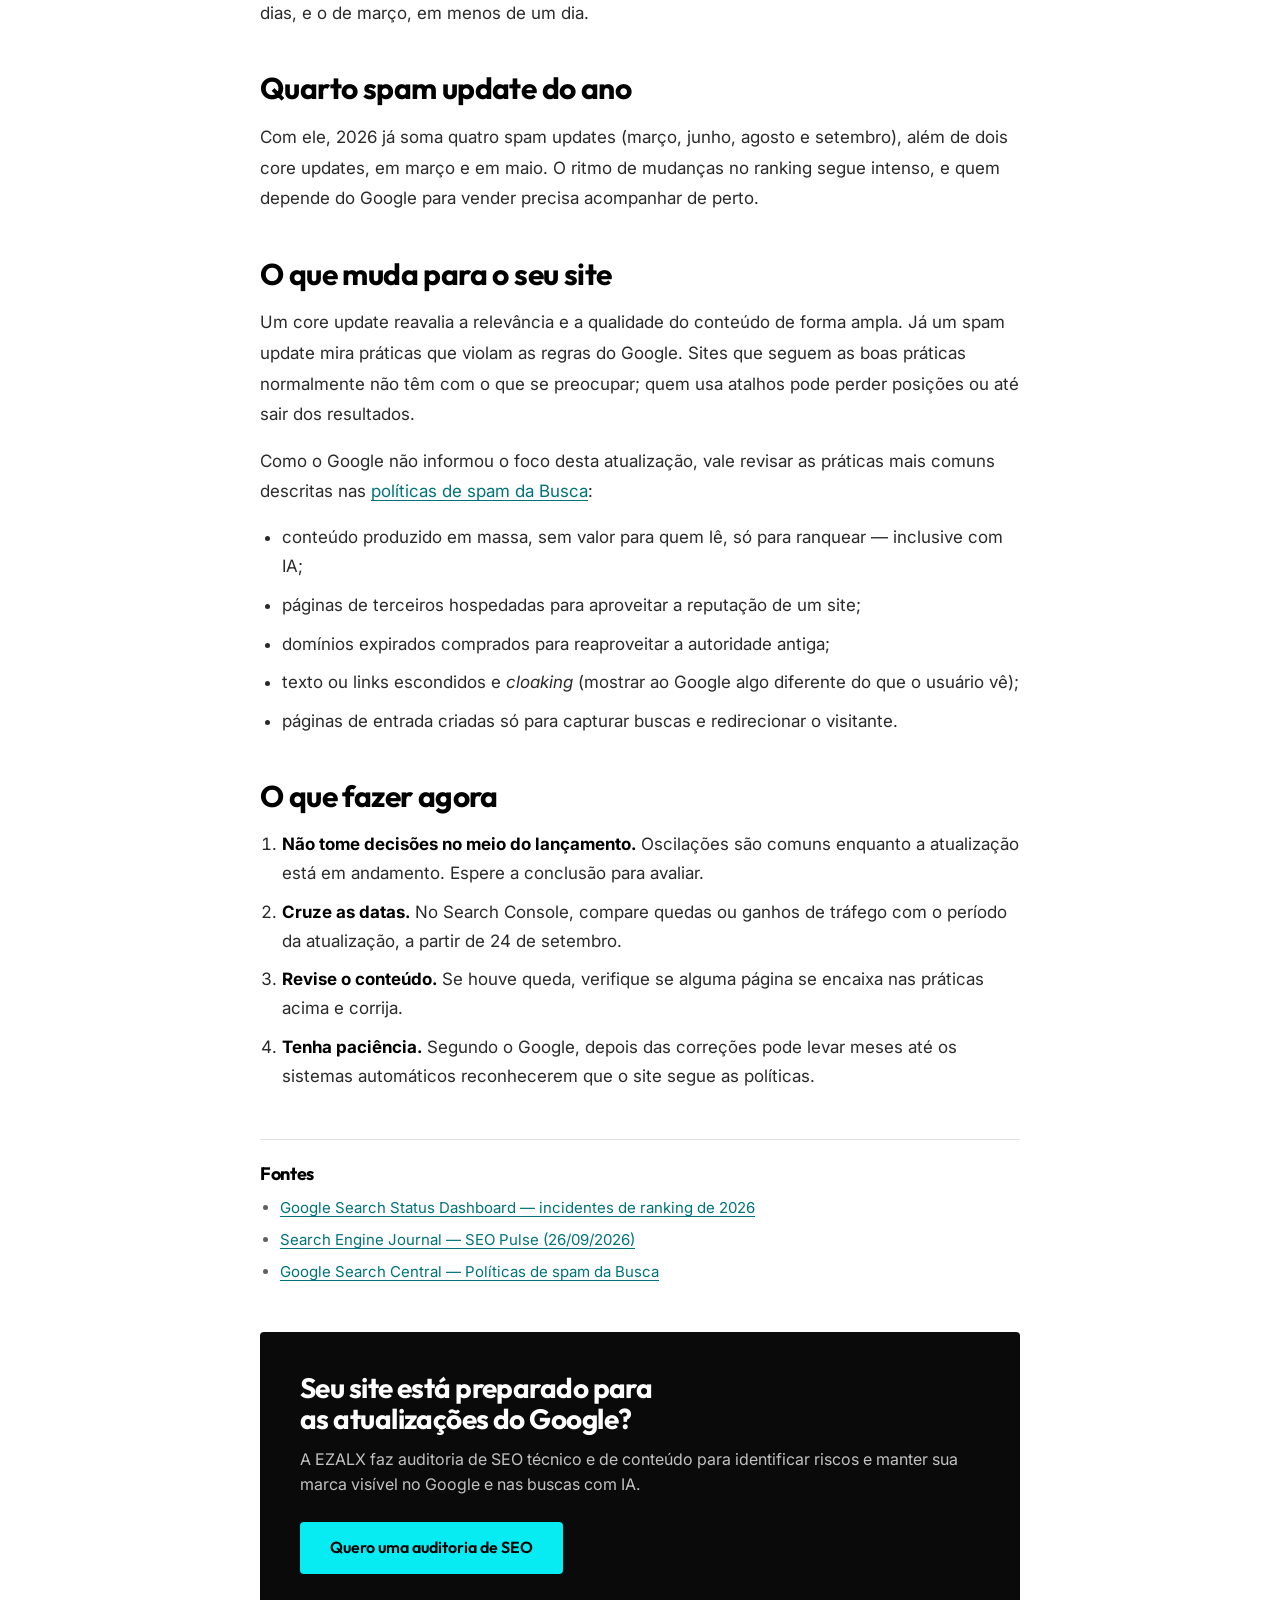
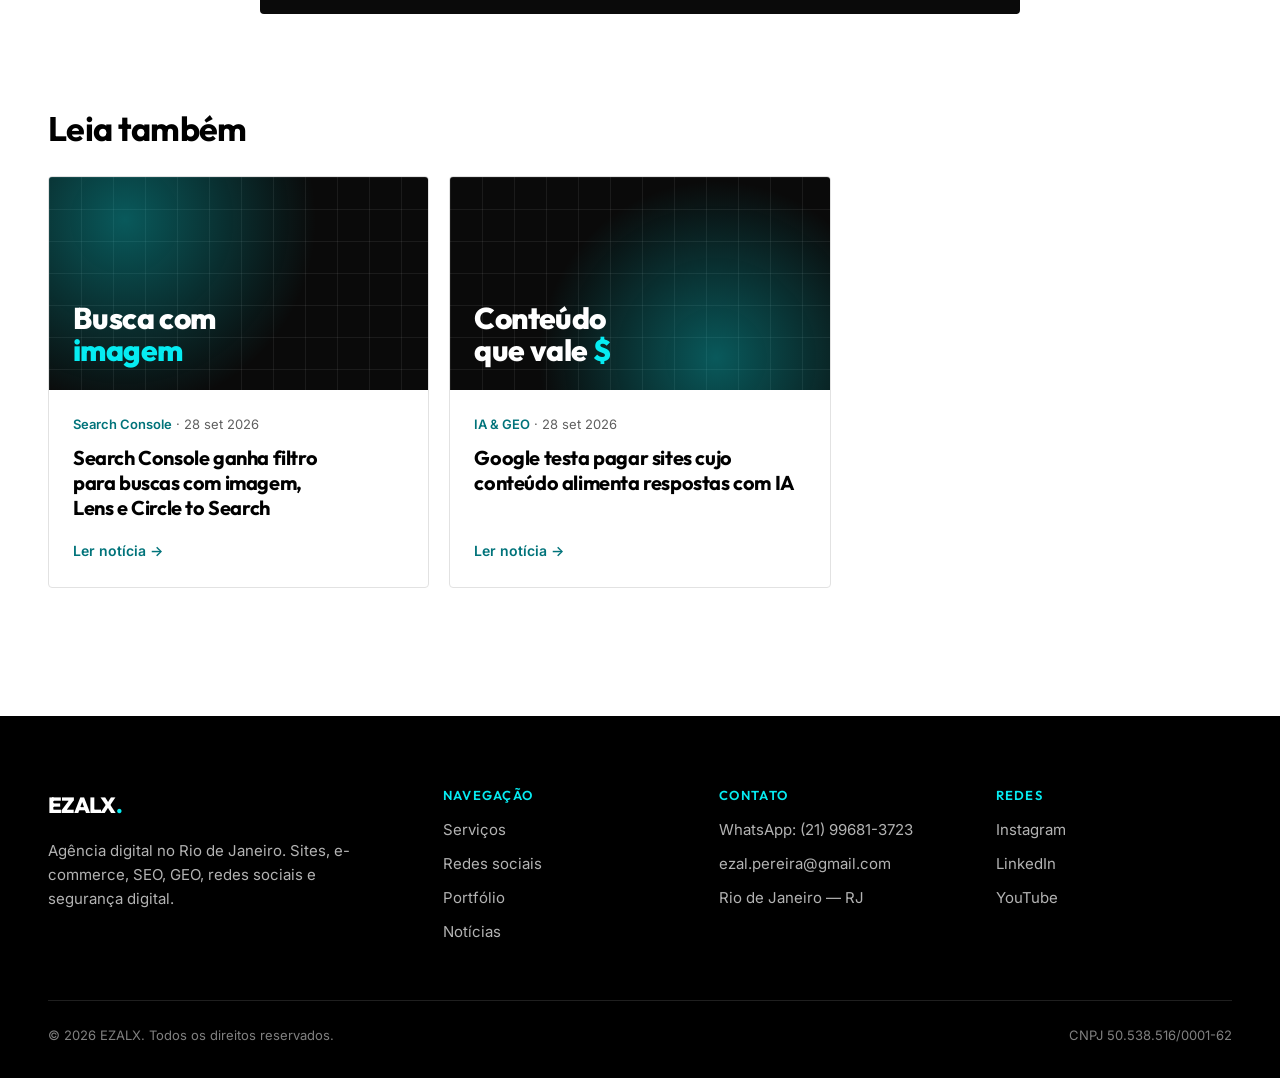
<file: noticias/google-spam-update-setembro-2026/index.html>
<!DOCTYPE html>
<html lang="pt-BR">
<head>
    <meta charset="UTF-8">
    <meta name="viewport" content="width=device-width, initial-scale=1.0, viewport-fit=cover">
    <meta name="format-detection" content="telephone=no">

    <title>Google inicia o spam update de setembro de 2026 | EZALX</title>
    <meta name="description" content="O Google começou em 24/09 o quarto spam update de 2026, com lançamento global de até duas semanas. Veja o que muda e como proteger o seu site.">
    <meta name="author" content="EZALX">
    <meta name="robots" content="index, follow, max-image-preview:large, max-snippet:-1, max-video-preview:-1">
    <link rel="canonical" href="https://ezalx.netlify.app/noticias/google-spam-update-setembro-2026/">

    <meta property="og:type" content="article">
    <meta property="og:url" content="https://ezalx.netlify.app/noticias/google-spam-update-setembro-2026/">
    <meta property="og:title" content="Google inicia o spam update de setembro de 2026">
    <meta property="og:description" content="Quarto spam update do ano tem lançamento global de até duas semanas. Veja o que muda e como proteger o seu site.">
    <meta property="og:locale" content="pt_BR">
    <meta property="og:site_name" content="EZALX">
    <meta property="og:image" content="https://ezalx.netlify.app/og-image.png">
    <meta property="og:image:width" content="1200">
    <meta property="og:image:height" content="630">
    <meta property="article:published_time" content="2026-09-28T09:00:00-03:00">
    <meta property="article:section" content="SEO">

    <meta name="twitter:card" content="summary_large_image">
    <meta name="twitter:title" content="Google inicia o spam update de setembro de 2026">
    <meta name="twitter:description" content="Quarto spam update do ano tem lançamento global de até duas semanas.">
    <meta name="twitter:image" content="https://ezalx.netlify.app/og-image.png">

    <link rel="preconnect" href="https://fonts.googleapis.com">
    <link rel="preconnect" href="https://fonts.gstatic.com" crossorigin>
    <link rel="preconnect" href="https://www.googletagmanager.com">
    <link rel="stylesheet" href="https://fonts.googleapis.com/css2?family=Outfit:wght@500;600;700;800&family=Inter:wght@400;500;600&display=swap">
    <link rel="stylesheet" href="/noticias/noticias.css">

    <link rel="icon" href="/ezalx.png" type="image/png">
    <link rel="apple-touch-icon" href="/ezalx.png">
    <meta name="theme-color" content="#06ECF2">

    <script async src="https://www.googletagmanager.com/gtag/js?id=G-WHY3TFZZZW"></script>
    <script>
      window.dataLayer = window.dataLayer || [];
      function gtag(){dataLayer.push(arguments);}
      gtag('js', new Date());
      gtag('config', 'G-WHY3TFZZZW');
    </script>

    <script type="application/ld+json">
    {
        "@context": "https://schema.org",
        "@graph": [
            {
                "@type": "NewsArticle",
                "@id": "https://ezalx.netlify.app/noticias/google-spam-update-setembro-2026/#article",
                "headline": "Google inicia o spam update de setembro de 2026: o que muda para o seu site",
                "description": "O Google começou em 24/09 o quarto spam update de 2026, com lançamento global de até duas semanas. Veja o que muda e como proteger o seu site.",
                "image": ["https://ezalx.netlify.app/og-image.png"],
                "datePublished": "2026-09-28T09:00:00-03:00",
                "dateModified": "2026-09-28T09:00:00-03:00",
                "inLanguage": "pt-BR",
                "articleSection": "SEO",
                "keywords": ["spam update", "Google", "SEO", "atualização do Google", "políticas de spam"],
                "mainEntityOfPage": "https://ezalx.netlify.app/noticias/google-spam-update-setembro-2026/",
                "author": { "@type": "Organization", "name": "EZALX", "url": "https://ezalx.netlify.app/" },
                "publisher": {
                    "@type": "Organization",
                    "@id": "https://ezalx.netlify.app/#business",
                    "name": "EZALX",
                    "logo": { "@type": "ImageObject", "url": "https://ezalx.netlify.app/ezalx.png", "width": 600, "height": 600 }
                },
                "citation": [
                    "https://status.search.google.com/summary",
                    "https://www.searchenginejournal.com/seo-pulse-google-spam-update-image-search-data/590882/",
                    "https://developers.google.com/search/docs/essentials/spam-policies"
                ]
            },
            {
                "@type": "BreadcrumbList",
                "itemListElement": [
                    { "@type": "ListItem", "position": 1, "name": "Início", "item": "https://ezalx.netlify.app/" },
                    { "@type": "ListItem", "position": 2, "name": "Notícias", "item": "https://ezalx.netlify.app/noticias/" },
                    { "@type": "ListItem", "position": 3, "name": "Spam update de setembro de 2026" }
                ]
            }
        ]
    }
    </script>
</head>
<body>
    <a href="#conteudo" class="skip-link">Pular para o conteúdo</a>

    <header class="site-nav">
        <div class="container">
            <a href="/" class="logo" aria-label="EZALX — página inicial">EZALX<span>.</span></a>
            <nav aria-label="Navegação principal">
                <ul class="nav-menu" id="nav-menu">
                    <li><a href="/#servicos">Serviços</a></li>
                    <li><a href="/#redes-sociais">Redes sociais</a></li>
                    <li><a href="/#portfolio">Portfólio</a></li>
                    <li><a href="/noticias/">Notícias</a></li>
                    <li><a href="/#contato">Contato</a></li>
                </ul>
            </nav>
            <div class="nav-actions">
                <a class="btn btn-primary btn-sm" href="https://wa.me/5521996813723?text=Ol%C3%A1%2C%20vim%20pelo%20site%20e%20gostaria%20de%20um%20or%C3%A7amento." target="_blank" rel="noopener" data-location="nav-noticia">Pedir orçamento</a>
                <button class="nav-toggle" type="button" aria-expanded="false" aria-controls="nav-menu" aria-label="Abrir menu">
                    <svg viewBox="0 0 24 24" fill="none" stroke="currentColor" stroke-width="2" stroke-linecap="round" aria-hidden="true"><path d="M4 7h16M4 12h16M4 17h16"/></svg>
                </button>
            </div>
        </div>
    </header>

    <main id="conteudo">
        <article class="article">
            <div class="container">
                <header class="article-head">
                    <nav aria-label="Você está em">
                        <ol class="breadcrumb">
                            <li><a href="/">Início</a></li>
                            <li><a href="/noticias/">Notícias</a></li>
                            <li aria-current="page">Spam update de setembro</li>
                        </ol>
                    </nav>
                    <p class="eyebrow">SEO · Google</p>
                    <h1>Google inicia o spam update de setembro de 2026: o que muda para o seu site</h1>
                    <p class="article-meta">
                        <span>Por Equipe EZALX</span>
                        <time datetime="2026-09-28">28 de setembro de 2026</time>
                        <span>Leitura: 4 min</span>
                    </p>
                    <p class="article-lead">O Google começou a liberar em 24 de setembro o quarto spam update de 2026. O lançamento é global e pode levar até duas semanas — bem mais que as atualizações anteriores deste ano.</p>
                </header>

                <div class="news-cover news-cover--spam article-cover" aria-hidden="true"><span>Spam update<br><b>setembro 2026</b></span></div>

                <div class="article-body">
                    <aside class="summary" aria-labelledby="resumo-title">
                        <h2 id="resumo-title">Resumo rápido</h2>
                        <ul>
                            <li><strong>Início:</strong> 24 de setembro de 2026, em todos os países e idiomas.</li>
                            <li><strong>Duração prevista:</strong> até duas semanas.</li>
                            <li>É o <strong>quarto spam update de 2026</strong>, depois de março, junho e agosto.</li>
                            <li>O Google <strong>não detalhou</strong> quais tipos de spam são o foco desta vez.</li>
                        </ul>
                    </aside>

                    <h2>O que aconteceu</h2>
                    <p>O Google iniciou em 24 de setembro de 2026 o <strong>spam update de setembro</strong>, uma atualização dos sistemas automáticos que identificam páginas que violam as políticas de spam da Busca. Segundo o painel de status da Busca do Google, o lançamento é global, vale para todos os idiomas e ainda está em andamento.</p>
                    <p>A previsão é que a atualização leve até duas semanas para ser concluída. É um prazo bem maior que o das anteriores deste ano: o spam update de agosto terminou em menos de três dias, e o de março, em menos de um dia.</p>

                    <h2>Quarto spam update do ano</h2>
                    <p>Com ele, 2026 já soma quatro spam updates (março, junho, agosto e setembro), além de dois core updates, em março e em maio. O ritmo de mudanças no ranking segue intenso, e quem depende do Google para vender precisa acompanhar de perto.</p>

                    <h2>O que muda para o seu site</h2>
                    <p>Um core update reavalia a relevância e a qualidade do conteúdo de forma ampla. Já um spam update mira práticas que violam as regras do Google. Sites que seguem as boas práticas normalmente não têm com o que se preocupar; quem usa atalhos pode perder posições ou até sair dos resultados.</p>
                    <p>Como o Google não informou o foco desta atualização, vale revisar as práticas mais comuns descritas nas <a href="https://developers.google.com/search/docs/essentials/spam-policies" target="_blank" rel="noopener">políticas de spam da Busca</a>:</p>
                    <ul>
                        <li>conteúdo produzido em massa, sem valor para quem lê, só para ranquear — inclusive com IA;</li>
                        <li>páginas de terceiros hospedadas para aproveitar a reputação de um site;</li>
                        <li>domínios expirados comprados para reaproveitar a autoridade antiga;</li>
                        <li>texto ou links escondidos e <em>cloaking</em> (mostrar ao Google algo diferente do que o usuário vê);</li>
                        <li>páginas de entrada criadas só para capturar buscas e redirecionar o visitante.</li>
                    </ul>

                    <h2>O que fazer agora</h2>
                    <ol>
                        <li><strong>Não tome decisões no meio do lançamento.</strong> Oscilações são comuns enquanto a atualização está em andamento. Espere a conclusão para avaliar.</li>
                        <li><strong>Cruze as datas.</strong> No Search Console, compare quedas ou ganhos de tráfego com o período da atualização, a partir de 24 de setembro.</li>
                        <li><strong>Revise o conteúdo.</strong> Se houve queda, verifique se alguma página se encaixa nas práticas acima e corrija.</li>
                        <li><strong>Tenha paciência.</strong> Segundo o Google, depois das correções pode levar meses até os sistemas automáticos reconhecerem que o site segue as políticas.</li>
                    </ol>

                    <section class="sources" aria-labelledby="fontes-title">
                        <h2 id="fontes-title">Fontes</h2>
                        <ul>
                            <li><a href="https://status.search.google.com/summary" target="_blank" rel="noopener">Google Search Status Dashboard — incidentes de ranking de 2026</a></li>
                            <li><a href="https://www.searchenginejournal.com/seo-pulse-google-spam-update-image-search-data/590882/" target="_blank" rel="noopener">Search Engine Journal — SEO Pulse (26/09/2026)</a></li>
                            <li><a href="https://developers.google.com/search/docs/essentials/spam-policies" target="_blank" rel="noopener">Google Search Central — Políticas de spam da Busca</a></li>
                        </ul>
                    </section>
                </div>

                <aside class="article-foot article-cta" aria-labelledby="cta-title">
                    <h2 id="cta-title">Seu site está preparado para as atualizações do Google?</h2>
                    <p>A EZALX faz auditoria de SEO técnico e de conteúdo para identificar riscos e manter sua marca visível no Google e nas buscas com IA.</p>
                    <a class="btn btn-primary" href="https://wa.me/5521996813723?text=Ol%C3%A1%2C%20li%20a%20not%C3%ADcia%20sobre%20o%20spam%20update%20e%20quero%20uma%20auditoria%20de%20SEO." target="_blank" rel="noopener" data-location="noticia-spam">Quero uma auditoria de SEO</a>
                </aside>
            </div>
        </article>

        <section class="related" aria-labelledby="related-title">
            <div class="container">
                <h2 id="related-title">Leia também</h2>
                <ul class="news-grid">
                    <li class="news-card">
                        <div class="news-cover news-cover--lens" aria-hidden="true"><span>Busca com<br><b>imagem</b></span></div>
                        <div class="news-body">
                            <p class="news-meta"><b>Search Console</b> · <time datetime="2026-09-28">28 set 2026</time></p>
                            <h3><a href="/noticias/search-console-filtro-multimodal/">Search Console ganha filtro para buscas com imagem, Lens e Circle to Search</a></h3>
                            <span class="news-more" aria-hidden="true">Ler notícia →</span>
                        </div>
                    </li>
                    <li class="news-card">
                        <div class="news-cover news-cover--ia" aria-hidden="true"><span>Conteúdo<br>que vale <b>$</b></span></div>
                        <div class="news-body">
                            <p class="news-meta"><b>IA &amp; GEO</b> · <time datetime="2026-09-28">28 set 2026</time></p>
                            <h3><a href="/noticias/google-paga-sites-respostas-ia/">Google testa pagar sites cujo conteúdo alimenta respostas com IA</a></h3>
                            <span class="news-more" aria-hidden="true">Ler notícia →</span>
                        </div>
                    </li>
                </ul>
            </div>
        </section>
    </main>

    <footer class="site-footer">
        <div class="container">
            <div class="footer-grid">
                <div class="footer-brand">
                    <a href="/" class="logo">EZALX<span>.</span></a>
                    <p class="footer-about">Agência digital no Rio de Janeiro. Sites, e-commerce, SEO, GEO, redes sociais e segurança digital.</p>
                </div>
                <nav aria-labelledby="footer-nav-title">
                    <h2 class="footer-title" id="footer-nav-title">Navegação</h2>
                    <ul class="footer-list">
                        <li><a href="/#servicos">Serviços</a></li>
                        <li><a href="/#redes-sociais">Redes sociais</a></li>
                        <li><a href="/#portfolio">Portfólio</a></li>
                        <li><a href="/noticias/">Notícias</a></li>
                    </ul>
                </nav>
                <div>
                    <h2 class="footer-title">Contato</h2>
                    <ul class="footer-list">
                        <li><a href="https://wa.me/5521996813723" target="_blank" rel="noopener" data-location="footer-noticia">WhatsApp: (21) 99681-3723</a></li>
                        <li><a href="mailto:ezal.pereira@gmail.com" data-location="footer-noticia">ezal.pereira@gmail.com</a></li>
                        <li>Rio de Janeiro — RJ</li>
                    </ul>
                </div>
                <div>
                    <h2 class="footer-title">Redes</h2>
                    <ul class="footer-list">
                        <li><a href="https://www.instagram.com/ezalx/" target="_blank" rel="noopener">Instagram</a></li>
                        <li><a href="https://www.linkedin.com/in/ezalx-aumumana/" target="_blank" rel="noopener">LinkedIn</a></li>
                        <li><a href="https://www.youtube.com/@ezalx" target="_blank" rel="noopener">YouTube</a></li>
                    </ul>
                </div>
            </div>
            <div class="footer-bottom">
                <span>&copy; 2026 EZALX. Todos os direitos reservados.</span>
                <span>CNPJ 50.538.516/0001-62</span>
            </div>
        </div>
    </footer>

    <script src="/noticias/noticias.js" defer></script>
</body>
</html>
</file>
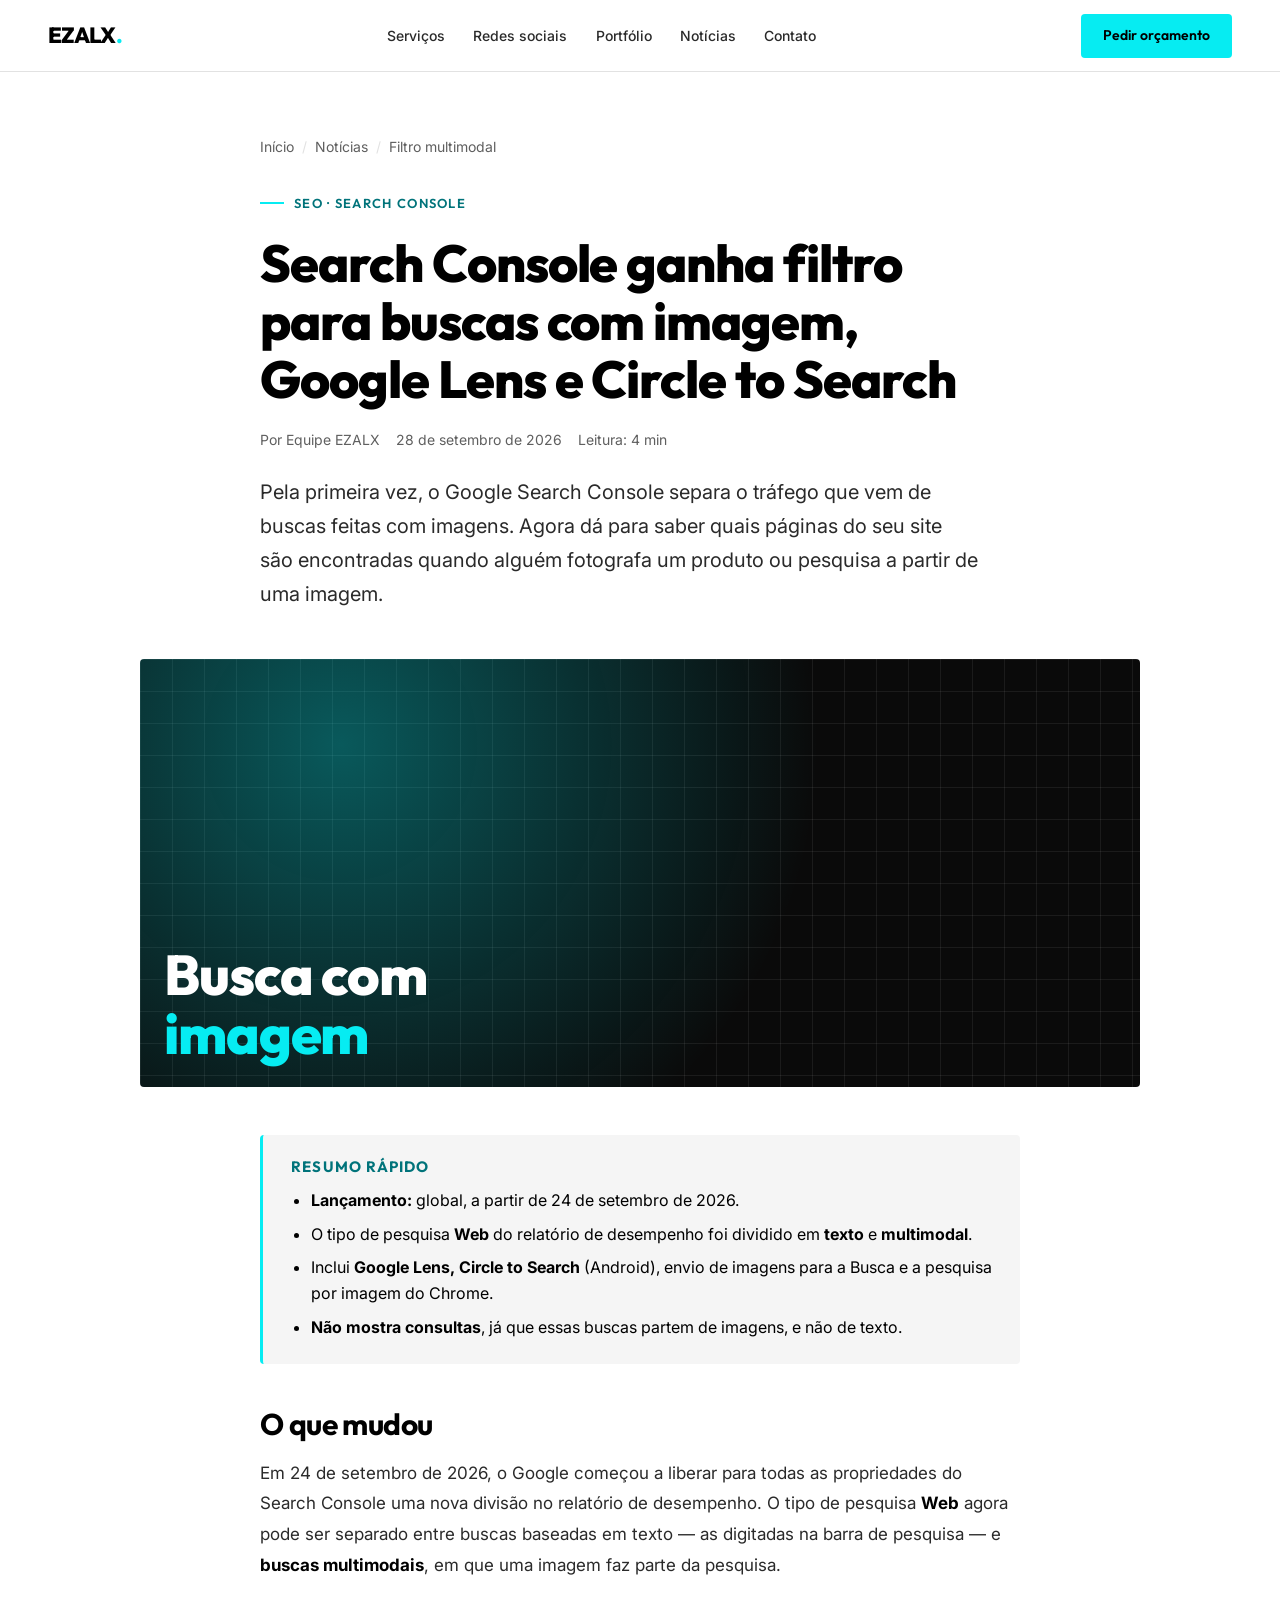
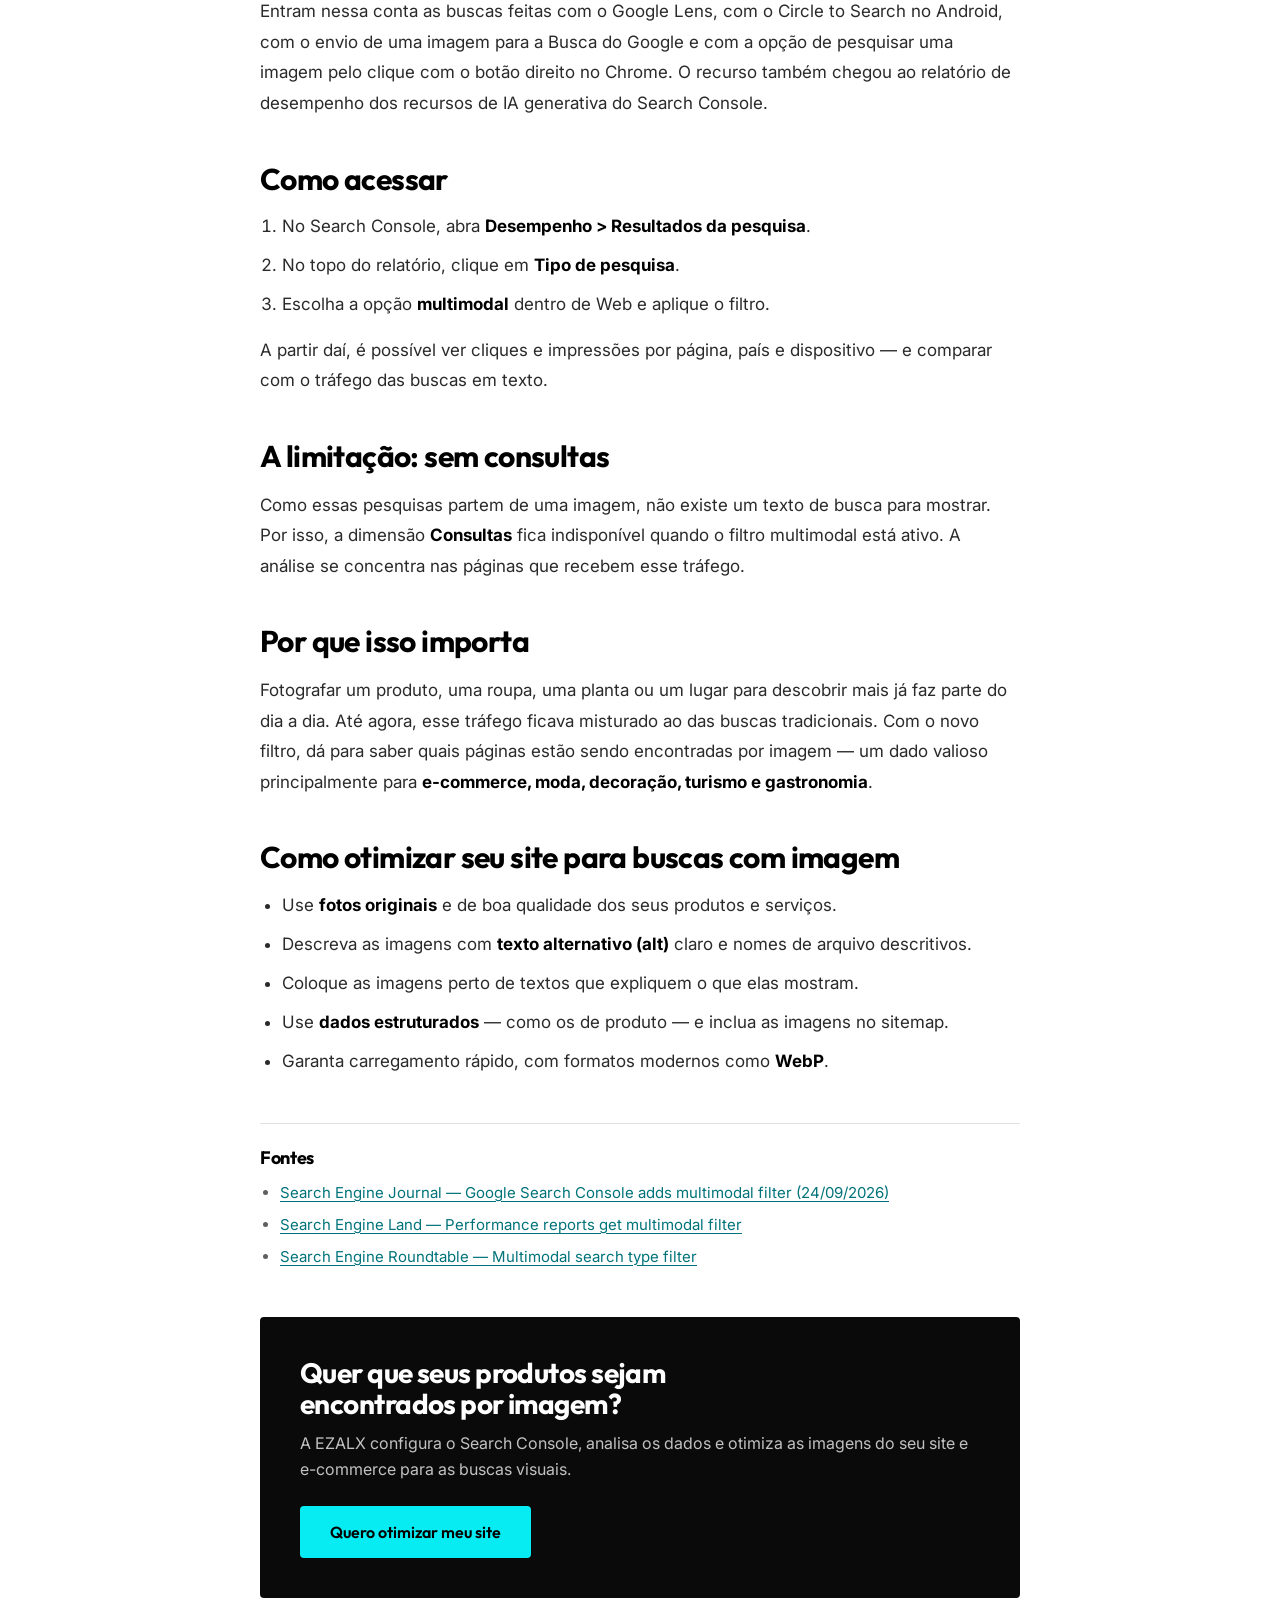
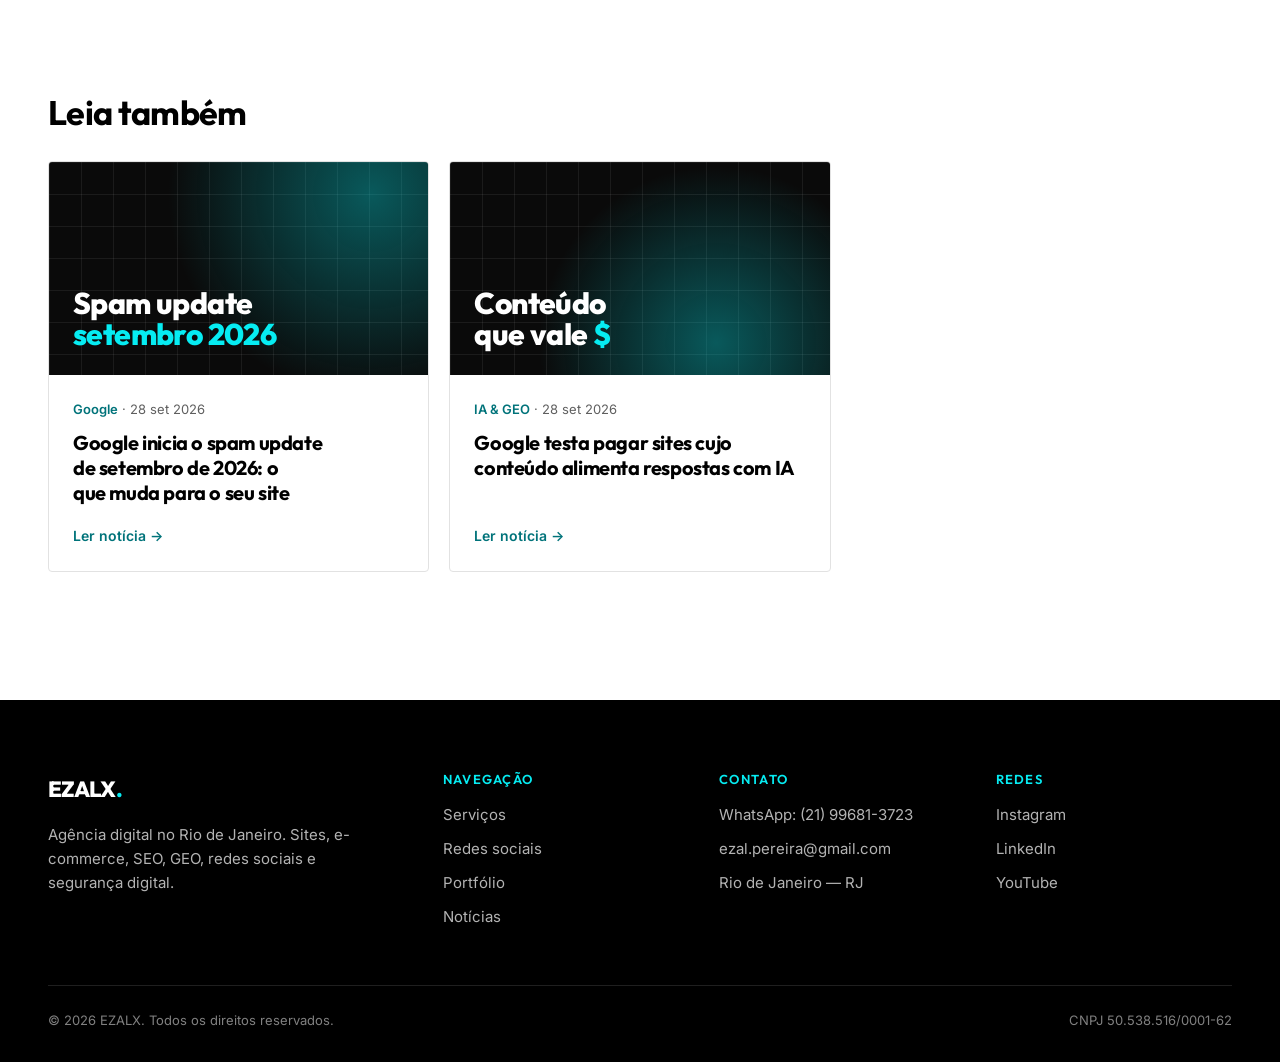
<file: noticias/search-console-filtro-multimodal/index.html>
<!DOCTYPE html>
<html lang="pt-BR">
<head>
    <meta charset="UTF-8">
    <meta name="viewport" content="width=device-width, initial-scale=1.0, viewport-fit=cover">
    <meta name="format-detection" content="telephone=no">

    <title>Search Console ganha filtro para buscas com imagem | EZALX</title>
    <meta name="description" content="Novo filtro multimodal do Google Search Console mostra o tráfego que seu site recebe de buscas com imagem, Google Lens e Circle to Search. Veja como usar.">
    <meta name="author" content="EZALX">
    <meta name="robots" content="index, follow, max-image-preview:large, max-snippet:-1, max-video-preview:-1">
    <link rel="canonical" href="https://ezalx.netlify.app/noticias/search-console-filtro-multimodal/">

    <meta property="og:type" content="article">
    <meta property="og:url" content="https://ezalx.netlify.app/noticias/search-console-filtro-multimodal/">
    <meta property="og:title" content="Search Console ganha filtro para buscas com imagem, Lens e Circle to Search">
    <meta property="og:description" content="Agora dá para ver quais páginas do seu site são encontradas por buscas visuais. Veja como acessar e otimizar.">
    <meta property="og:locale" content="pt_BR">
    <meta property="og:site_name" content="EZALX">
    <meta property="og:image" content="https://ezalx.netlify.app/og-image.png">
    <meta property="og:image:width" content="1200">
    <meta property="og:image:height" content="630">
    <meta property="article:published_time" content="2026-09-28T09:00:00-03:00">
    <meta property="article:section" content="SEO">

    <meta name="twitter:card" content="summary_large_image">
    <meta name="twitter:title" content="Search Console ganha filtro para buscas com imagem">
    <meta name="twitter:description" content="Veja quais páginas do seu site são encontradas por buscas visuais.">
    <meta name="twitter:image" content="https://ezalx.netlify.app/og-image.png">

    <link rel="preconnect" href="https://fonts.googleapis.com">
    <link rel="preconnect" href="https://fonts.gstatic.com" crossorigin>
    <link rel="preconnect" href="https://www.googletagmanager.com">
    <link rel="stylesheet" href="https://fonts.googleapis.com/css2?family=Outfit:wght@500;600;700;800&family=Inter:wght@400;500;600&display=swap">
    <link rel="stylesheet" href="/noticias/noticias.css">

    <link rel="icon" href="/ezalx.png" type="image/png">
    <link rel="apple-touch-icon" href="/ezalx.png">
    <meta name="theme-color" content="#06ECF2">

    <script async src="https://www.googletagmanager.com/gtag/js?id=G-WHY3TFZZZW"></script>
    <script>
      window.dataLayer = window.dataLayer || [];
      function gtag(){dataLayer.push(arguments);}
      gtag('js', new Date());
      gtag('config', 'G-WHY3TFZZZW');
    </script>

    <script type="application/ld+json">
    {
        "@context": "https://schema.org",
        "@graph": [
            {
                "@type": "NewsArticle",
                "@id": "https://ezalx.netlify.app/noticias/search-console-filtro-multimodal/#article",
                "headline": "Search Console ganha filtro para buscas com imagem, Google Lens e Circle to Search",
                "description": "Novo filtro multimodal do Google Search Console mostra o tráfego que seu site recebe de buscas com imagem, Google Lens e Circle to Search.",
                "image": ["https://ezalx.netlify.app/og-image.png"],
                "datePublished": "2026-09-28T09:00:00-03:00",
                "dateModified": "2026-09-28T09:00:00-03:00",
                "inLanguage": "pt-BR",
                "articleSection": "SEO",
                "keywords": ["Search Console", "busca multimodal", "Google Lens", "Circle to Search", "SEO de imagens"],
                "mainEntityOfPage": "https://ezalx.netlify.app/noticias/search-console-filtro-multimodal/",
                "author": { "@type": "Organization", "name": "EZALX", "url": "https://ezalx.netlify.app/" },
                "publisher": {
                    "@type": "Organization",
                    "@id": "https://ezalx.netlify.app/#business",
                    "name": "EZALX",
                    "logo": { "@type": "ImageObject", "url": "https://ezalx.netlify.app/ezalx.png", "width": 600, "height": 600 }
                },
                "citation": [
                    "https://www.searchenginejournal.com/google-search-console-multimodal-filter/590781/",
                    "https://searchengineland.com/google-search-console-performance-reports-gets-multimodal-filter-490806",
                    "https://www.seroundtable.com/google-search-console-multimodal-search-type-filter-42156.html"
                ]
            },
            {
                "@type": "BreadcrumbList",
                "itemListElement": [
                    { "@type": "ListItem", "position": 1, "name": "Início", "item": "https://ezalx.netlify.app/" },
                    { "@type": "ListItem", "position": 2, "name": "Notícias", "item": "https://ezalx.netlify.app/noticias/" },
                    { "@type": "ListItem", "position": 3, "name": "Filtro multimodal no Search Console" }
                ]
            }
        ]
    }
    </script>
</head>
<body>
    <a href="#conteudo" class="skip-link">Pular para o conteúdo</a>

    <header class="site-nav">
        <div class="container">
            <a href="/" class="logo" aria-label="EZALX — página inicial">EZALX<span>.</span></a>
            <nav aria-label="Navegação principal">
                <ul class="nav-menu" id="nav-menu">
                    <li><a href="/#servicos">Serviços</a></li>
                    <li><a href="/#redes-sociais">Redes sociais</a></li>
                    <li><a href="/#portfolio">Portfólio</a></li>
                    <li><a href="/noticias/">Notícias</a></li>
                    <li><a href="/#contato">Contato</a></li>
                </ul>
            </nav>
            <div class="nav-actions">
                <a class="btn btn-primary btn-sm" href="https://wa.me/5521996813723?text=Ol%C3%A1%2C%20vim%20pelo%20site%20e%20gostaria%20de%20um%20or%C3%A7amento." target="_blank" rel="noopener" data-location="nav-noticia">Pedir orçamento</a>
                <button class="nav-toggle" type="button" aria-expanded="false" aria-controls="nav-menu" aria-label="Abrir menu">
                    <svg viewBox="0 0 24 24" fill="none" stroke="currentColor" stroke-width="2" stroke-linecap="round" aria-hidden="true"><path d="M4 7h16M4 12h16M4 17h16"/></svg>
                </button>
            </div>
        </div>
    </header>

    <main id="conteudo">
        <article class="article">
            <div class="container">
                <header class="article-head">
                    <nav aria-label="Você está em">
                        <ol class="breadcrumb">
                            <li><a href="/">Início</a></li>
                            <li><a href="/noticias/">Notícias</a></li>
                            <li aria-current="page">Filtro multimodal</li>
                        </ol>
                    </nav>
                    <p class="eyebrow">SEO · Search Console</p>
                    <h1>Search Console ganha filtro para buscas com imagem, Google Lens e Circle to Search</h1>
                    <p class="article-meta">
                        <span>Por Equipe EZALX</span>
                        <time datetime="2026-09-28">28 de setembro de 2026</time>
                        <span>Leitura: 4 min</span>
                    </p>
                    <p class="article-lead">Pela primeira vez, o Google Search Console separa o tráfego que vem de buscas feitas com imagens. Agora dá para saber quais páginas do seu site são encontradas quando alguém fotografa um produto ou pesquisa a partir de uma imagem.</p>
                </header>

                <div class="news-cover news-cover--lens article-cover" aria-hidden="true"><span>Busca com<br><b>imagem</b></span></div>

                <div class="article-body">
                    <aside class="summary" aria-labelledby="resumo-title">
                        <h2 id="resumo-title">Resumo rápido</h2>
                        <ul>
                            <li><strong>Lançamento:</strong> global, a partir de 24 de setembro de 2026.</li>
                            <li>O tipo de pesquisa <strong>Web</strong> do relatório de desempenho foi dividido em <strong>texto</strong> e <strong>multimodal</strong>.</li>
                            <li>Inclui <strong>Google Lens, Circle to Search</strong> (Android), envio de imagens para a Busca e a pesquisa por imagem do Chrome.</li>
                            <li><strong>Não mostra consultas</strong>, já que essas buscas partem de imagens, e não de texto.</li>
                        </ul>
                    </aside>

                    <h2>O que mudou</h2>
                    <p>Em 24 de setembro de 2026, o Google começou a liberar para todas as propriedades do Search Console uma nova divisão no relatório de desempenho. O tipo de pesquisa <strong>Web</strong> agora pode ser separado entre buscas baseadas em texto — as digitadas na barra de pesquisa — e <strong>buscas multimodais</strong>, em que uma imagem faz parte da pesquisa.</p>
                    <p>Entram nessa conta as buscas feitas com o Google Lens, com o Circle to Search no Android, com o envio de uma imagem para a Busca do Google e com a opção de pesquisar uma imagem pelo clique com o botão direito no Chrome. O recurso também chegou ao relatório de desempenho dos recursos de IA generativa do Search Console.</p>

                    <h2>Como acessar</h2>
                    <ol>
                        <li>No Search Console, abra <strong>Desempenho &gt; Resultados da pesquisa</strong>.</li>
                        <li>No topo do relatório, clique em <strong>Tipo de pesquisa</strong>.</li>
                        <li>Escolha a opção <strong>multimodal</strong> dentro de Web e aplique o filtro.</li>
                    </ol>
                    <p>A partir daí, é possível ver cliques e impressões por página, país e dispositivo — e comparar com o tráfego das buscas em texto.</p>

                    <h2>A limitação: sem consultas</h2>
                    <p>Como essas pesquisas partem de uma imagem, não existe um texto de busca para mostrar. Por isso, a dimensão <strong>Consultas</strong> fica indisponível quando o filtro multimodal está ativo. A análise se concentra nas páginas que recebem esse tráfego.</p>

                    <h2>Por que isso importa</h2>
                    <p>Fotografar um produto, uma roupa, uma planta ou um lugar para descobrir mais já faz parte do dia a dia. Até agora, esse tráfego ficava misturado ao das buscas tradicionais. Com o novo filtro, dá para saber quais páginas estão sendo encontradas por imagem — um dado valioso principalmente para <strong>e-commerce, moda, decoração, turismo e gastronomia</strong>.</p>

                    <h2>Como otimizar seu site para buscas com imagem</h2>
                    <ul>
                        <li>Use <strong>fotos originais</strong> e de boa qualidade dos seus produtos e serviços.</li>
                        <li>Descreva as imagens com <strong>texto alternativo (alt)</strong> claro e nomes de arquivo descritivos.</li>
                        <li>Coloque as imagens perto de textos que expliquem o que elas mostram.</li>
                        <li>Use <strong>dados estruturados</strong> — como os de produto — e inclua as imagens no sitemap.</li>
                        <li>Garanta carregamento rápido, com formatos modernos como <strong>WebP</strong>.</li>
                    </ul>

                    <section class="sources" aria-labelledby="fontes-title">
                        <h2 id="fontes-title">Fontes</h2>
                        <ul>
                            <li><a href="https://www.searchenginejournal.com/google-search-console-multimodal-filter/590781/" target="_blank" rel="noopener">Search Engine Journal — Google Search Console adds multimodal filter (24/09/2026)</a></li>
                            <li><a href="https://searchengineland.com/google-search-console-performance-reports-gets-multimodal-filter-490806" target="_blank" rel="noopener">Search Engine Land — Performance reports get multimodal filter</a></li>
                            <li><a href="https://www.seroundtable.com/google-search-console-multimodal-search-type-filter-42156.html" target="_blank" rel="noopener">Search Engine Roundtable — Multimodal search type filter</a></li>
                        </ul>
                    </section>
                </div>

                <aside class="article-foot article-cta" aria-labelledby="cta-title">
                    <h2 id="cta-title">Quer que seus produtos sejam encontrados por imagem?</h2>
                    <p>A EZALX configura o Search Console, analisa os dados e otimiza as imagens do seu site e e-commerce para as buscas visuais.</p>
                    <a class="btn btn-primary" href="https://wa.me/5521996813723?text=Ol%C3%A1%2C%20li%20a%20not%C3%ADcia%20sobre%20busca%20com%20imagem%20e%20quero%20otimizar%20meu%20site." target="_blank" rel="noopener" data-location="noticia-multimodal">Quero otimizar meu site</a>
                </aside>
            </div>
        </article>

        <section class="related" aria-labelledby="related-title">
            <div class="container">
                <h2 id="related-title">Leia também</h2>
                <ul class="news-grid">
                    <li class="news-card">
                        <div class="news-cover news-cover--spam" aria-hidden="true"><span>Spam update<br><b>setembro 2026</b></span></div>
                        <div class="news-body">
                            <p class="news-meta"><b>Google</b> · <time datetime="2026-09-28">28 set 2026</time></p>
                            <h3><a href="/noticias/google-spam-update-setembro-2026/">Google inicia o spam update de setembro de 2026: o que muda para o seu site</a></h3>
                            <span class="news-more" aria-hidden="true">Ler notícia →</span>
                        </div>
                    </li>
                    <li class="news-card">
                        <div class="news-cover news-cover--ia" aria-hidden="true"><span>Conteúdo<br>que vale <b>$</b></span></div>
                        <div class="news-body">
                            <p class="news-meta"><b>IA &amp; GEO</b> · <time datetime="2026-09-28">28 set 2026</time></p>
                            <h3><a href="/noticias/google-paga-sites-respostas-ia/">Google testa pagar sites cujo conteúdo alimenta respostas com IA</a></h3>
                            <span class="news-more" aria-hidden="true">Ler notícia →</span>
                        </div>
                    </li>
                </ul>
            </div>
        </section>
    </main>

    <footer class="site-footer">
        <div class="container">
            <div class="footer-grid">
                <div class="footer-brand">
                    <a href="/" class="logo">EZALX<span>.</span></a>
                    <p class="footer-about">Agência digital no Rio de Janeiro. Sites, e-commerce, SEO, GEO, redes sociais e segurança digital.</p>
                </div>
                <nav aria-labelledby="footer-nav-title">
                    <h2 class="footer-title" id="footer-nav-title">Navegação</h2>
                    <ul class="footer-list">
                        <li><a href="/#servicos">Serviços</a></li>
                        <li><a href="/#redes-sociais">Redes sociais</a></li>
                        <li><a href="/#portfolio">Portfólio</a></li>
                        <li><a href="/noticias/">Notícias</a></li>
                    </ul>
                </nav>
                <div>
                    <h2 class="footer-title">Contato</h2>
                    <ul class="footer-list">
                        <li><a href="https://wa.me/5521996813723" target="_blank" rel="noopener" data-location="footer-noticia">WhatsApp: (21) 99681-3723</a></li>
                        <li><a href="mailto:ezal.pereira@gmail.com" data-location="footer-noticia">ezal.pereira@gmail.com</a></li>
                        <li>Rio de Janeiro — RJ</li>
                    </ul>
                </div>
                <div>
                    <h2 class="footer-title">Redes</h2>
                    <ul class="footer-list">
                        <li><a href="https://www.instagram.com/ezalx/" target="_blank" rel="noopener">Instagram</a></li>
                        <li><a href="https://www.linkedin.com/in/ezalx-aumumana/" target="_blank" rel="noopener">LinkedIn</a></li>
                        <li><a href="https://www.youtube.com/@ezalx" target="_blank" rel="noopener">YouTube</a></li>
                    </ul>
                </div>
            </div>
            <div class="footer-bottom">
                <span>&copy; 2026 EZALX. Todos os direitos reservados.</span>
                <span>CNPJ 50.538.516/0001-62</span>
            </div>
        </div>
    </footer>

    <script src="/noticias/noticias.js" defer></script>
    <!-- VLibras -->
    <div vw class="enabled">
        <div vw-access-button class="active"></div>
        <div vw-plugin-wrapper>
            <div class="vw-plugin-top-wrapper"></div>
        </div>
    </div>
    <script src="https://vlibras.gov.br/app/vlibras-plugin.js"></script>
    <script>
        new window.VLibras.Widget('https://vlibras.gov.br/app');
    </script>
</body>
</html>
</file>
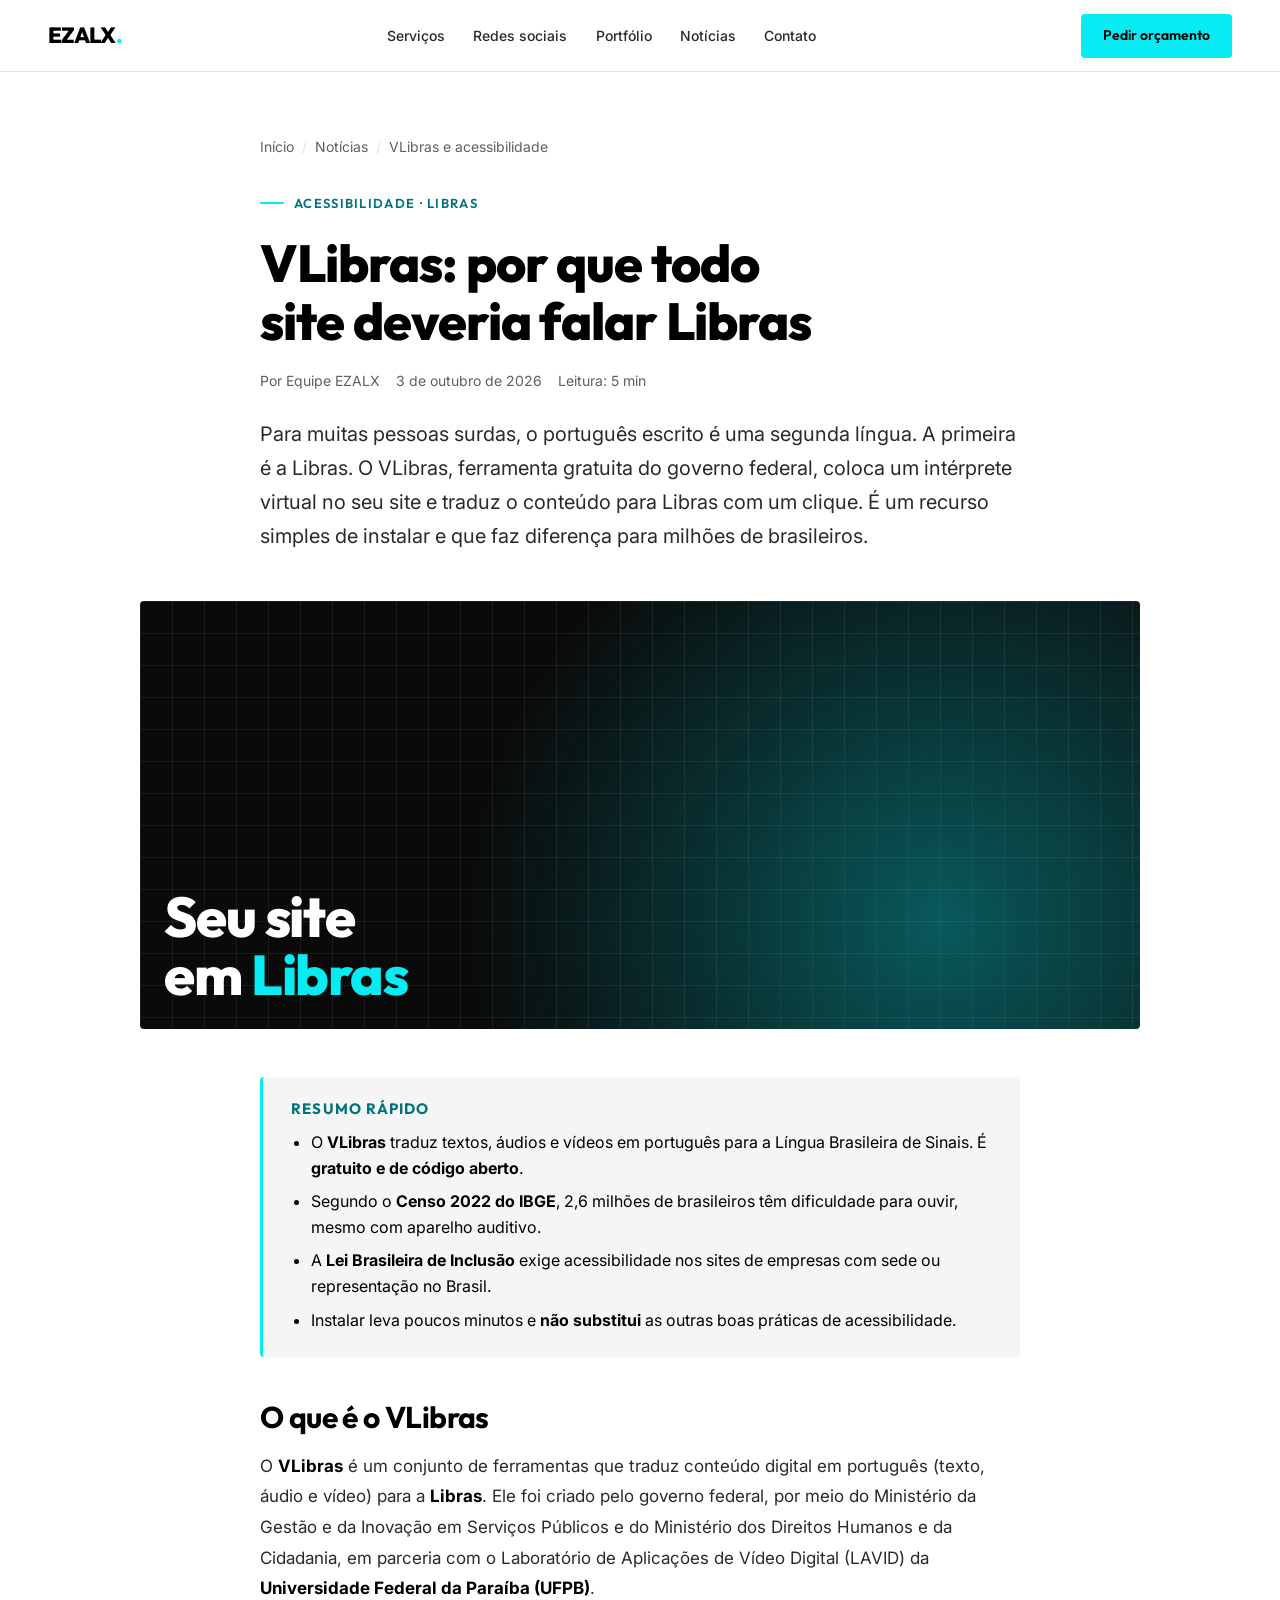
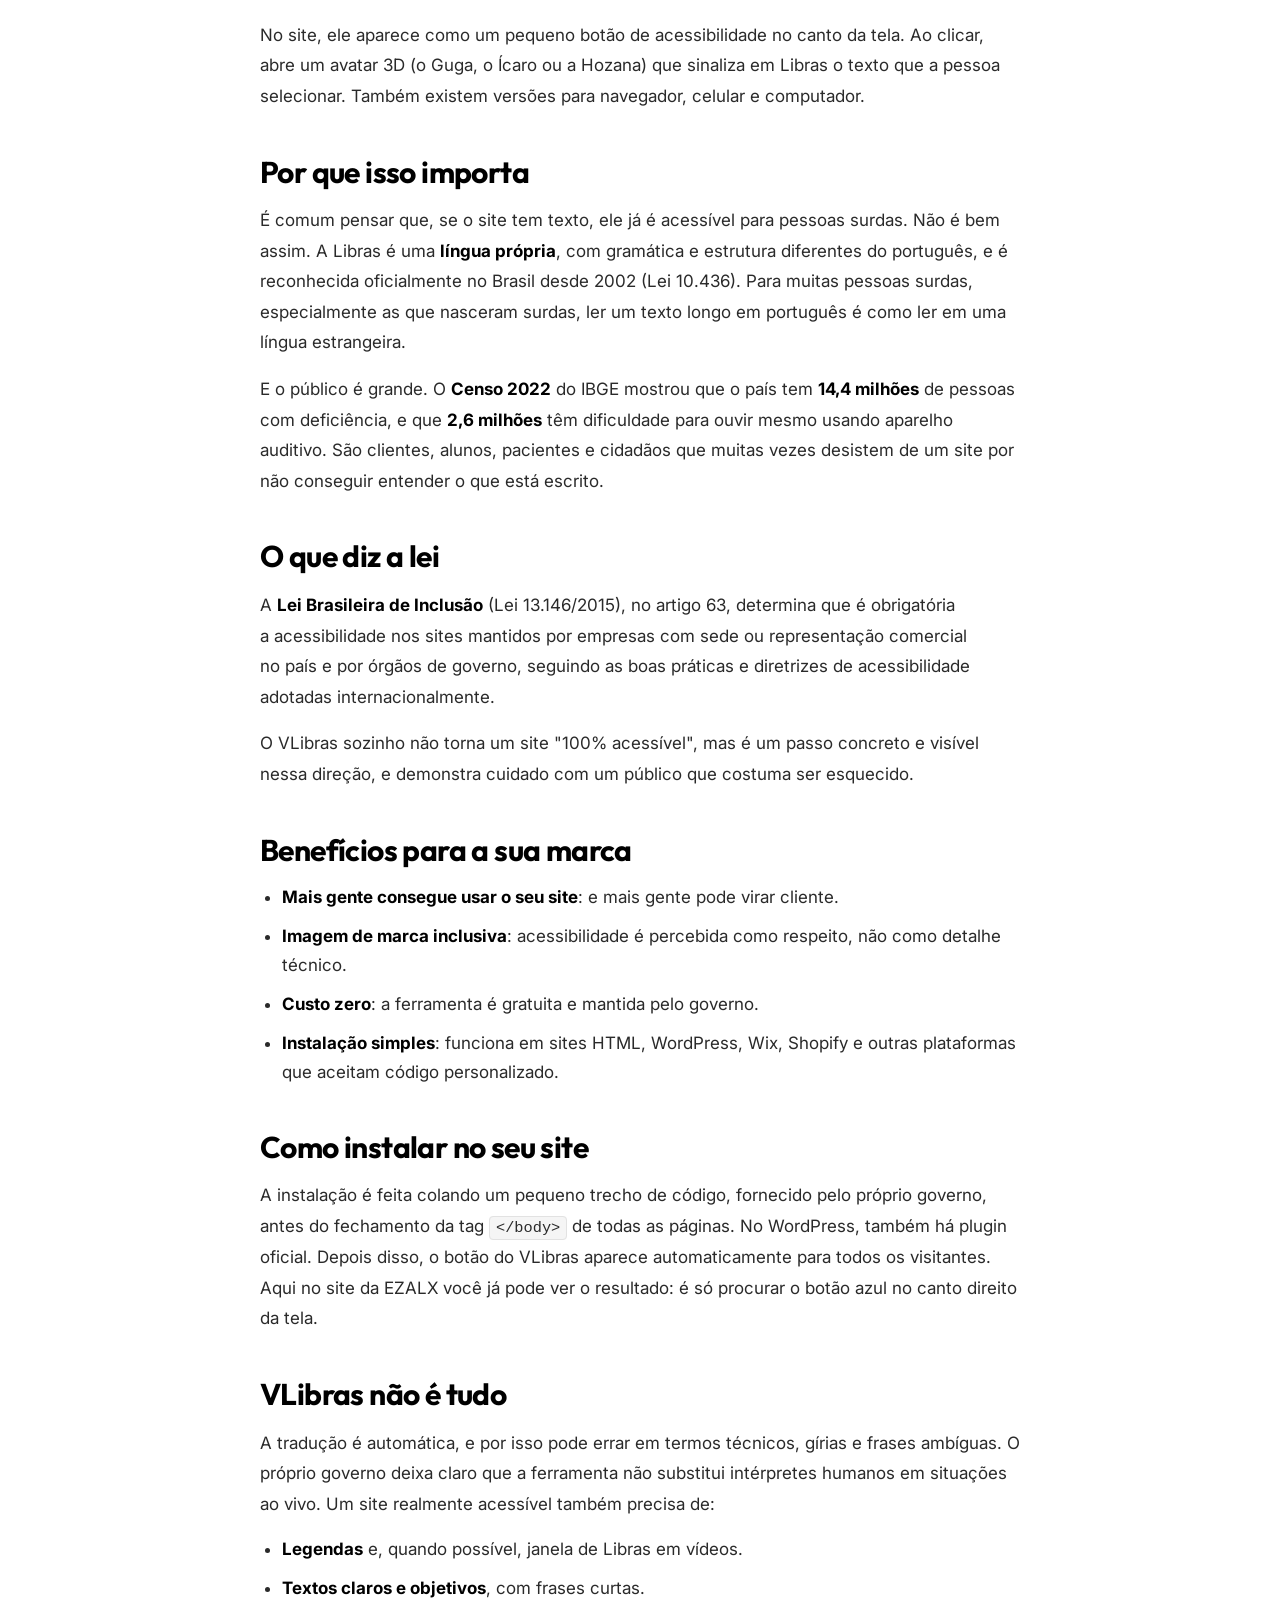
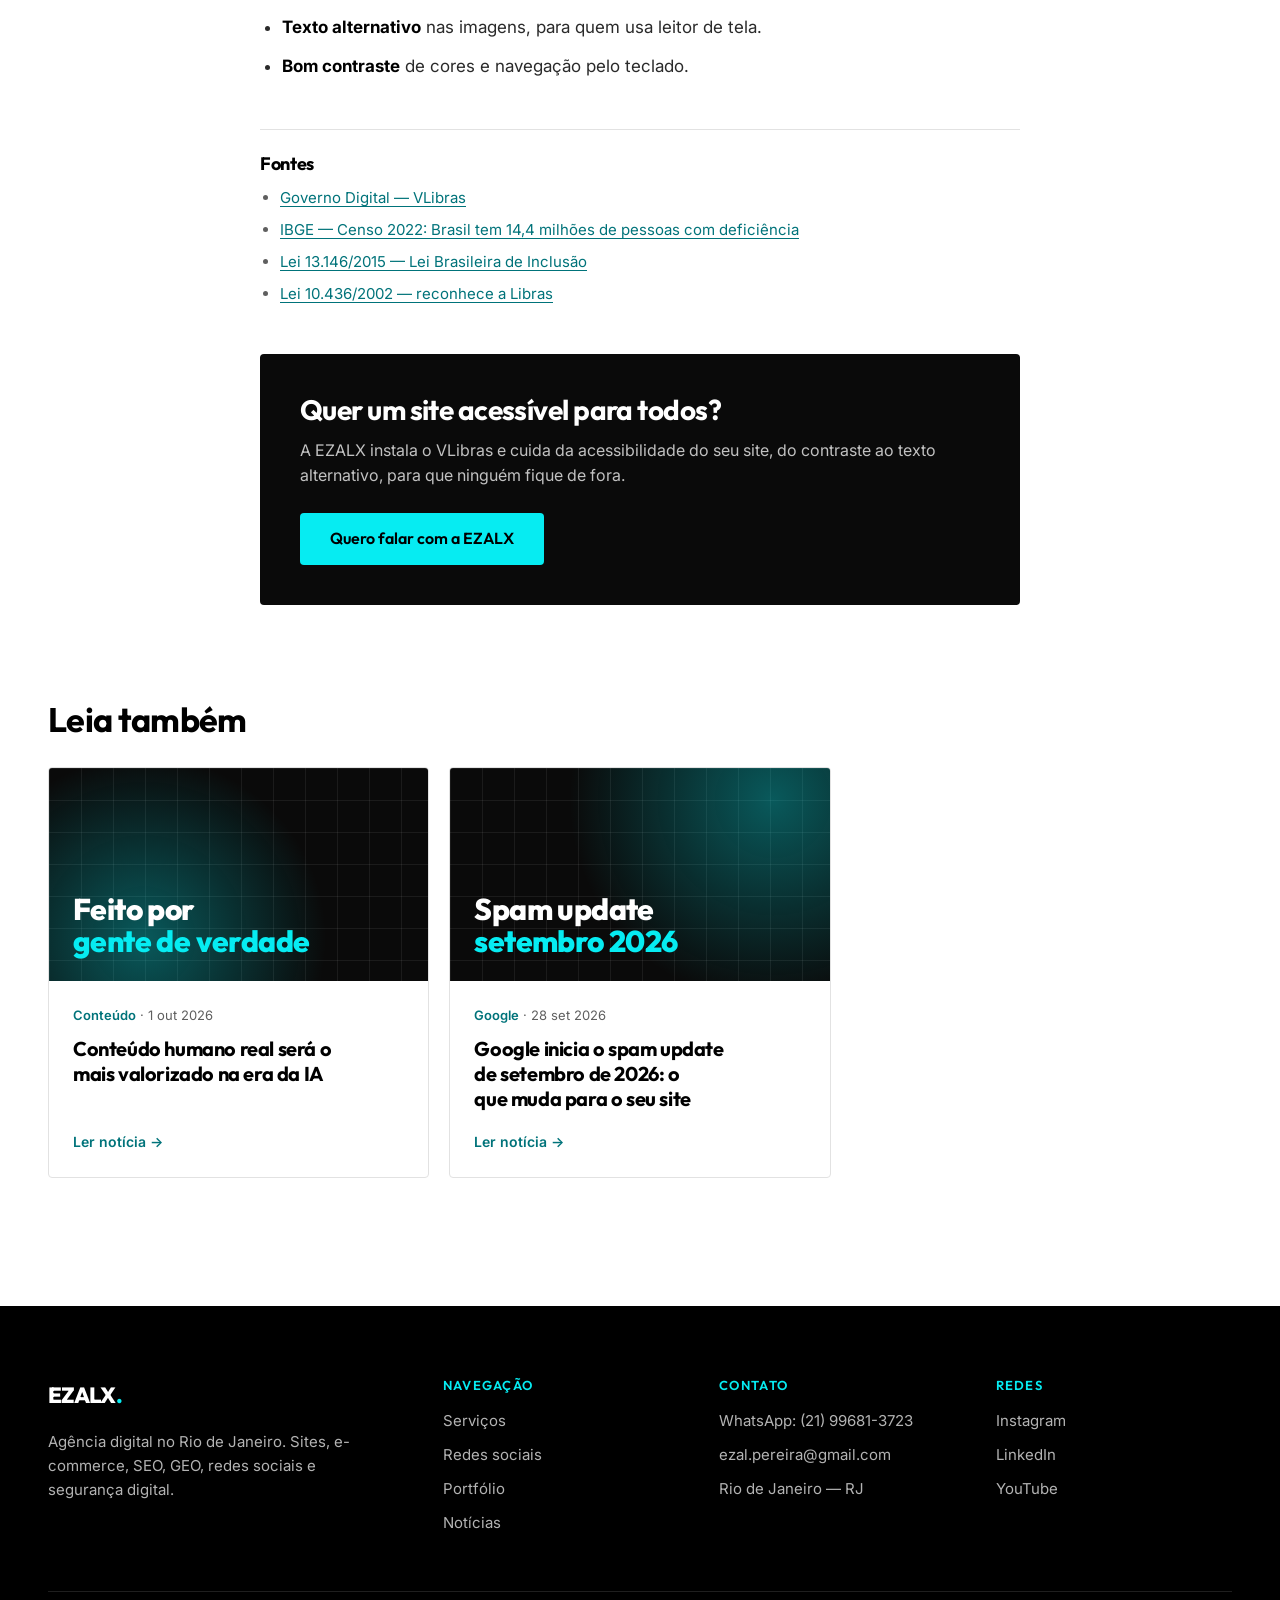
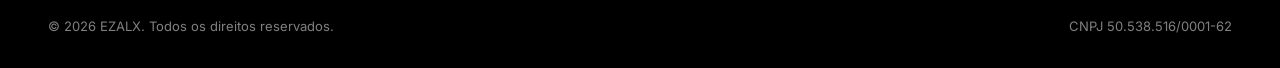
<file: noticias/vlibras-acessibilidade-libras-sites/index.html>
<!DOCTYPE html>
<html lang="pt-BR">
<head>
    <meta charset="UTF-8">
    <meta name="viewport" content="width=device-width, initial-scale=1.0, viewport-fit=cover">
    <meta name="format-detection" content="telephone=no">

    <title>VLibras: por que todo site deveria falar Libras | EZALX</title>
    <meta name="description" content="O VLibras é uma ferramenta gratuita do governo federal que traduz o conteúdo do site para Libras. Entenda por que ele importa, o que diz a lei e como instalar no seu site.">
    <meta name="author" content="EZALX">
    <meta name="robots" content="index, follow, max-image-preview:large, max-snippet:-1, max-video-preview:-1">
    <link rel="canonical" href="https://ezalx.netlify.app/noticias/vlibras-acessibilidade-libras-sites/">

    <meta property="og:type" content="article">
    <meta property="og:url" content="https://ezalx.netlify.app/noticias/vlibras-acessibilidade-libras-sites/">
    <meta property="og:title" content="VLibras: por que todo site deveria falar Libras">
    <meta property="og:description" content="Ferramenta gratuita do governo traduz o conteúdo do site para Libras. Veja por que ela importa, o que diz a lei e como instalar.">
    <meta property="og:locale" content="pt_BR">
    <meta property="og:site_name" content="EZALX">
    <meta property="og:image" content="https://ezalx.netlify.app/og-image.png">
    <meta property="og:image:width" content="1200">
    <meta property="og:image:height" content="630">
    <meta property="article:published_time" content="2026-10-03T09:00:00-03:00">
    <meta property="article:section" content="Acessibilidade">

    <meta name="twitter:card" content="summary_large_image">
    <meta name="twitter:title" content="VLibras: por que todo site deveria falar Libras">
    <meta name="twitter:description" content="Ferramenta gratuita do governo traduz o site para Libras. Por que importa e como instalar.">
    <meta name="twitter:image" content="https://ezalx.netlify.app/og-image.png">

    <link rel="preconnect" href="https://fonts.googleapis.com">
    <link rel="preconnect" href="https://fonts.gstatic.com" crossorigin>
    <link rel="preconnect" href="https://www.googletagmanager.com">
    <link rel="stylesheet" href="https://fonts.googleapis.com/css2?family=Outfit:wght@500;600;700;800&family=Inter:wght@400;500;600&display=swap">
    <link rel="stylesheet" href="/noticias/noticias.css">

    <link rel="icon" href="/ezalx.png" type="image/png">
    <link rel="apple-touch-icon" href="/ezalx.png">
    <meta name="theme-color" content="#06ECF2">

    <script async src="https://www.googletagmanager.com/gtag/js?id=G-WHY3TFZZZW"></script>
    <script>
      window.dataLayer = window.dataLayer || [];
      function gtag(){dataLayer.push(arguments);}
      gtag('js', new Date());
      gtag('config', 'G-WHY3TFZZZW');
    </script>

    <script type="application/ld+json">
    {
        "@context": "https://schema.org",
        "@graph": [
            {
                "@type": "NewsArticle",
                "@id": "https://ezalx.netlify.app/noticias/vlibras-acessibilidade-libras-sites/#article",
                "headline": "VLibras: por que todo site deveria falar Libras",
                "description": "O VLibras é uma ferramenta gratuita do governo federal que traduz o conteúdo do site para Libras. Entenda por que ele importa, o que diz a lei e como instalar no seu site.",
                "image": ["https://ezalx.netlify.app/og-image.png"],
                "datePublished": "2026-10-03T09:00:00-03:00",
                "dateModified": "2026-10-03T09:00:00-03:00",
                "inLanguage": "pt-BR",
                "articleSection": "Acessibilidade",
                "keywords": ["VLibras", "Libras", "acessibilidade digital", "pessoas surdas", "Lei Brasileira de Inclusão", "site acessível"],
                "mainEntityOfPage": "https://ezalx.netlify.app/noticias/vlibras-acessibilidade-libras-sites/",
                "author": { "@type": "Organization", "name": "EZALX", "url": "https://ezalx.netlify.app/" },
                "publisher": {
                    "@type": "Organization",
                    "@id": "https://ezalx.netlify.app/#business",
                    "name": "EZALX",
                    "logo": { "@type": "ImageObject", "url": "https://ezalx.netlify.app/ezalx.png", "width": 600, "height": 600 }
                },
                "citation": [
                    "https://www.gov.br/governodigital/pt-br/acessibilidade-e-usuario/vlibras",
                    "https://agenciadenoticias.ibge.gov.br/agencia-noticias/2012-agencia-de-noticias/noticias/43463-censo-2022-brasil-tem-14-4-milhoes-de-pessoas-com-deficiencia",
                    "https://www.planalto.gov.br/ccivil_03/_ato2015-2018/2015/lei/l13146.htm",
                    "https://www.planalto.gov.br/ccivil_03/leis/2002/l10436.htm"
                ]
            },
            {
                "@type": "BreadcrumbList",
                "itemListElement": [
                    { "@type": "ListItem", "position": 1, "name": "Início", "item": "https://ezalx.netlify.app/" },
                    { "@type": "ListItem", "position": 2, "name": "Notícias", "item": "https://ezalx.netlify.app/noticias/" },
                    { "@type": "ListItem", "position": 3, "name": "VLibras: por que todo site deveria falar Libras" }
                ]
            }
        ]
    }
    </script>
</head>
<body>
    <a href="#conteudo" class="skip-link">Pular para o conteúdo</a>

    <header class="site-nav">
        <div class="container">
            <a href="/" class="logo" aria-label="EZALX — página inicial">EZALX<span>.</span></a>
            <nav aria-label="Navegação principal">
                <ul class="nav-menu" id="nav-menu">
                    <li><a href="/#servicos">Serviços</a></li>
                    <li><a href="/#redes-sociais">Redes sociais</a></li>
                    <li><a href="/#portfolio">Portfólio</a></li>
                    <li><a href="/noticias/">Notícias</a></li>
                    <li><a href="/#contato">Contato</a></li>
                </ul>
            </nav>
            <div class="nav-actions">
                <a class="btn btn-primary btn-sm" href="https://wa.me/5521996813723?text=Ol%C3%A1%2C%20vim%20pelo%20site%20e%20gostaria%20de%20um%20or%C3%A7amento." target="_blank" rel="noopener" data-location="nav-noticia">Pedir orçamento</a>
                <button class="nav-toggle" type="button" aria-expanded="false" aria-controls="nav-menu" aria-label="Abrir menu">
                    <svg viewBox="0 0 24 24" fill="none" stroke="currentColor" stroke-width="2" stroke-linecap="round" aria-hidden="true"><path d="M4 7h16M4 12h16M4 17h16"/></svg>
                </button>
            </div>
        </div>
    </header>

    <main id="conteudo">
        <article class="article">
            <div class="container">
                <header class="article-head">
                    <nav aria-label="Você está em">
                        <ol class="breadcrumb">
                            <li><a href="/">Início</a></li>
                            <li><a href="/noticias/">Notícias</a></li>
                            <li aria-current="page">VLibras e acessibilidade</li>
                        </ol>
                    </nav>
                    <p class="eyebrow">Acessibilidade · Libras</p>
                    <h1>VLibras: por que todo site deveria falar Libras</h1>
                    <p class="article-meta">
                        <span>Por Equipe EZALX</span>
                        <time datetime="2026-10-03">3 de outubro de 2026</time>
                        <span>Leitura: 5 min</span>
                    </p>
                    <p class="article-lead">Para muitas pessoas surdas, o português escrito é uma segunda língua. A primeira é a Libras. O VLibras, ferramenta gratuita do governo federal, coloca um intérprete virtual no seu site e traduz o conteúdo para Libras com um clique. É um recurso simples de instalar e que faz diferença para milhões de brasileiros.</p>
                </header>

                <div class="news-cover news-cover--libras article-cover" aria-hidden="true"><span>Seu site<br>em <b>Libras</b></span></div>

                <div class="article-body">
                    <aside class="summary" aria-labelledby="resumo-title">
                        <h2 id="resumo-title">Resumo rápido</h2>
                        <ul>
                            <li>O <strong>VLibras</strong> traduz textos, áudios e vídeos em português para a Língua Brasileira de Sinais. É <strong>gratuito e de código aberto</strong>.</li>
                            <li>Segundo o <strong>Censo 2022 do IBGE</strong>, 2,6 milhões de brasileiros têm dificuldade para ouvir, mesmo com aparelho auditivo.</li>
                            <li>A <strong>Lei Brasileira de Inclusão</strong> exige acessibilidade nos sites de empresas com sede ou representação no Brasil.</li>
                            <li>Instalar leva poucos minutos e <strong>não substitui</strong> as outras boas práticas de acessibilidade.</li>
                        </ul>
                    </aside>

                    <h2>O que é o VLibras</h2>
                    <p>O <strong>VLibras</strong> é um conjunto de ferramentas que traduz conteúdo digital em português (texto, áudio e vídeo) para a <strong>Libras</strong>. Ele foi criado pelo governo federal, por meio do Ministério da Gestão e da Inovação em Serviços Públicos e do Ministério dos Direitos Humanos e da Cidadania, em parceria com o Laboratório de Aplicações de Vídeo Digital (LAVID) da <strong>Universidade Federal da Paraíba (UFPB)</strong>.</p>
                    <p>No site, ele aparece como um pequeno botão de acessibilidade no canto da tela. Ao clicar, abre um avatar 3D (o Guga, o Ícaro ou a Hozana) que sinaliza em Libras o texto que a pessoa selecionar. Também existem versões para navegador, celular e computador.</p>

                    <h2>Por que isso importa</h2>
                    <p>É comum pensar que, se o site tem texto, ele já é acessível para pessoas surdas. Não é bem assim. A Libras é uma <strong>língua própria</strong>, com gramática e estrutura diferentes do português, e é reconhecida oficialmente no Brasil desde 2002 (Lei 10.436). Para muitas pessoas surdas, especialmente as que nasceram surdas, ler um texto longo em português é como ler em uma língua estrangeira.</p>
                    <p>E o público é grande. O <strong>Censo 2022</strong> do IBGE mostrou que o país tem <strong>14,4 milhões</strong> de pessoas com deficiência, e que <strong>2,6 milhões</strong> têm dificuldade para ouvir mesmo usando aparelho auditivo. São clientes, alunos, pacientes e cidadãos que muitas vezes desistem de um site por não conseguir entender o que está escrito.</p>

                    <h2>O que diz a lei</h2>
                    <p>A <strong>Lei Brasileira de Inclusão</strong> (Lei 13.146/2015), no artigo 63, determina que é obrigatória a acessibilidade nos sites mantidos por empresas com sede ou representação comercial no país e por órgãos de governo, seguindo as boas práticas e diretrizes de acessibilidade adotadas internacionalmente.</p>
                    <p>O VLibras sozinho não torna um site "100% acessível", mas é um passo concreto e visível nessa direção, e demonstra cuidado com um público que costuma ser esquecido.</p>

                    <h2>Benefícios para a sua marca</h2>
                    <ul>
                        <li><strong>Mais gente consegue usar o seu site</strong>: e mais gente pode virar cliente.</li>
                        <li><strong>Imagem de marca inclusiva</strong>: acessibilidade é percebida como respeito, não como detalhe técnico.</li>
                        <li><strong>Custo zero</strong>: a ferramenta é gratuita e mantida pelo governo.</li>
                        <li><strong>Instalação simples</strong>: funciona em sites HTML, WordPress, Wix, Shopify e outras plataformas que aceitam código personalizado.</li>
                    </ul>

                    <h2>Como instalar no seu site</h2>
                    <p>A instalação é feita colando um pequeno trecho de código, fornecido pelo próprio governo, antes do fechamento da tag <code>&lt;/body&gt;</code> de todas as páginas. No WordPress, também há plugin oficial. Depois disso, o botão do VLibras aparece automaticamente para todos os visitantes. Aqui no site da EZALX você já pode ver o resultado: é só procurar o botão azul no canto direito da tela.</p>

                    <h2>VLibras não é tudo</h2>
                    <p>A tradução é automática, e por isso pode errar em termos técnicos, gírias e frases ambíguas. O próprio governo deixa claro que a ferramenta não substitui intérpretes humanos em situações ao vivo. Um site realmente acessível também precisa de:</p>
                    <ul>
                        <li><strong>Legendas</strong> e, quando possível, janela de Libras em vídeos.</li>
                        <li><strong>Textos claros e objetivos</strong>, com frases curtas.</li>
                        <li><strong>Texto alternativo</strong> nas imagens, para quem usa leitor de tela.</li>
                        <li><strong>Bom contraste</strong> de cores e navegação pelo teclado.</li>
                    </ul>

                    <section class="sources" aria-labelledby="fontes-title">
                        <h2 id="fontes-title">Fontes</h2>
                        <ul>
                            <li><a href="https://www.gov.br/governodigital/pt-br/acessibilidade-e-usuario/vlibras" target="_blank" rel="noopener">Governo Digital — VLibras</a></li>
                            <li><a href="https://agenciadenoticias.ibge.gov.br/agencia-noticias/2012-agencia-de-noticias/noticias/43463-censo-2022-brasil-tem-14-4-milhoes-de-pessoas-com-deficiencia" target="_blank" rel="noopener">IBGE — Censo 2022: Brasil tem 14,4 milhões de pessoas com deficiência</a></li>
                            <li><a href="https://www.planalto.gov.br/ccivil_03/_ato2015-2018/2015/lei/l13146.htm" target="_blank" rel="noopener">Lei 13.146/2015 — Lei Brasileira de Inclusão</a></li>
                            <li><a href="https://www.planalto.gov.br/ccivil_03/leis/2002/l10436.htm" target="_blank" rel="noopener">Lei 10.436/2002 — reconhece a Libras</a></li>
                        </ul>
                    </section>
                </div>

                <aside class="article-foot article-cta" aria-labelledby="cta-title">
                    <h2 id="cta-title">Quer um site acessível para todos?</h2>
                    <p>A EZALX instala o VLibras e cuida da acessibilidade do seu site, do contraste ao texto alternativo, para que ninguém fique de fora.</p>
                    <a class="btn btn-primary" href="https://wa.me/5521996813723?text=Ol%C3%A1%2C%20li%20a%20not%C3%ADcia%20sobre%20o%20VLibras%20e%20quero%20deixar%20meu%20site%20acess%C3%ADvel." target="_blank" rel="noopener" data-location="noticia-vlibras">Quero falar com a EZALX</a>
                </aside>
            </div>
        </article>

        <section class="related" aria-labelledby="related-title">
            <div class="container">
                <h2 id="related-title">Leia também</h2>
                <ul class="news-grid">
                    <li class="news-card">
                        <div class="news-cover news-cover--humano" aria-hidden="true"><span>Feito por<br><b>gente de verdade</b></span></div>
                        <div class="news-body">
                            <p class="news-meta"><b>Conteúdo</b> · <time datetime="2026-10-01">1 out 2026</time></p>
                            <h3><a href="/noticias/conteudo-humano-era-da-ia/">Conteúdo humano real será o mais valorizado na era da IA</a></h3>
                            <span class="news-more" aria-hidden="true">Ler notícia →</span>
                        </div>
                    </li>
                    <li class="news-card">
                        <div class="news-cover news-cover--spam" aria-hidden="true"><span>Spam update<br><b>setembro 2026</b></span></div>
                        <div class="news-body">
                            <p class="news-meta"><b>Google</b> · <time datetime="2026-09-28">28 set 2026</time></p>
                            <h3><a href="/noticias/google-spam-update-setembro-2026/">Google inicia o spam update de setembro de 2026: o que muda para o seu site</a></h3>
                            <span class="news-more" aria-hidden="true">Ler notícia →</span>
                        </div>
                    </li>
                </ul>
            </div>
        </section>
    </main>

    <footer class="site-footer">
        <div class="container">
            <div class="footer-grid">
                <div class="footer-brand">
                    <a href="/" class="logo">EZALX<span>.</span></a>
                    <p class="footer-about">Agência digital no Rio de Janeiro. Sites, e-commerce, SEO, GEO, redes sociais e segurança digital.</p>
                </div>
                <nav aria-labelledby="footer-nav-title">
                    <h2 class="footer-title" id="footer-nav-title">Navegação</h2>
                    <ul class="footer-list">
                        <li><a href="/#servicos">Serviços</a></li>
                        <li><a href="/#redes-sociais">Redes sociais</a></li>
                        <li><a href="/#portfolio">Portfólio</a></li>
                        <li><a href="/noticias/">Notícias</a></li>
                    </ul>
                </nav>
                <div>
                    <h2 class="footer-title">Contato</h2>
                    <ul class="footer-list">
                        <li><a href="https://wa.me/5521996813723" target="_blank" rel="noopener" data-location="footer-noticia">WhatsApp: (21) 99681-3723</a></li>
                        <li><a href="mailto:ezal.pereira@gmail.com" data-location="footer-noticia">ezal.pereira@gmail.com</a></li>
                        <li>Rio de Janeiro — RJ</li>
                    </ul>
                </div>
                <div>
                    <h2 class="footer-title">Redes</h2>
                    <ul class="footer-list">
                        <li><a href="https://www.instagram.com/ezalx/" target="_blank" rel="noopener">Instagram</a></li>
                        <li><a href="https://www.linkedin.com/in/ezalx-aumumana/" target="_blank" rel="noopener">LinkedIn</a></li>
                        <li><a href="https://www.youtube.com/@ezalx" target="_blank" rel="noopener">YouTube</a></li>
                    </ul>
                </div>
            </div>
            <div class="footer-bottom">
                <span>&copy; 2026 EZALX. Todos os direitos reservados.</span>
                <span>CNPJ 50.538.516/0001-62</span>
            </div>
        </div>
    </footer>

    <script src="/noticias/noticias.js" defer></script>
    <!-- VLibras -->
    <div vw class="enabled">
        <div vw-access-button class="active"></div>
        <div vw-plugin-wrapper>
            <div class="vw-plugin-top-wrapper"></div>
        </div>
    </div>
    <script src="https://vlibras.gov.br/app/vlibras-plugin.js"></script>
    <script>
        new window.VLibras.Widget('https://vlibras.gov.br/app');
    </script>
</body>
</html>
</file>
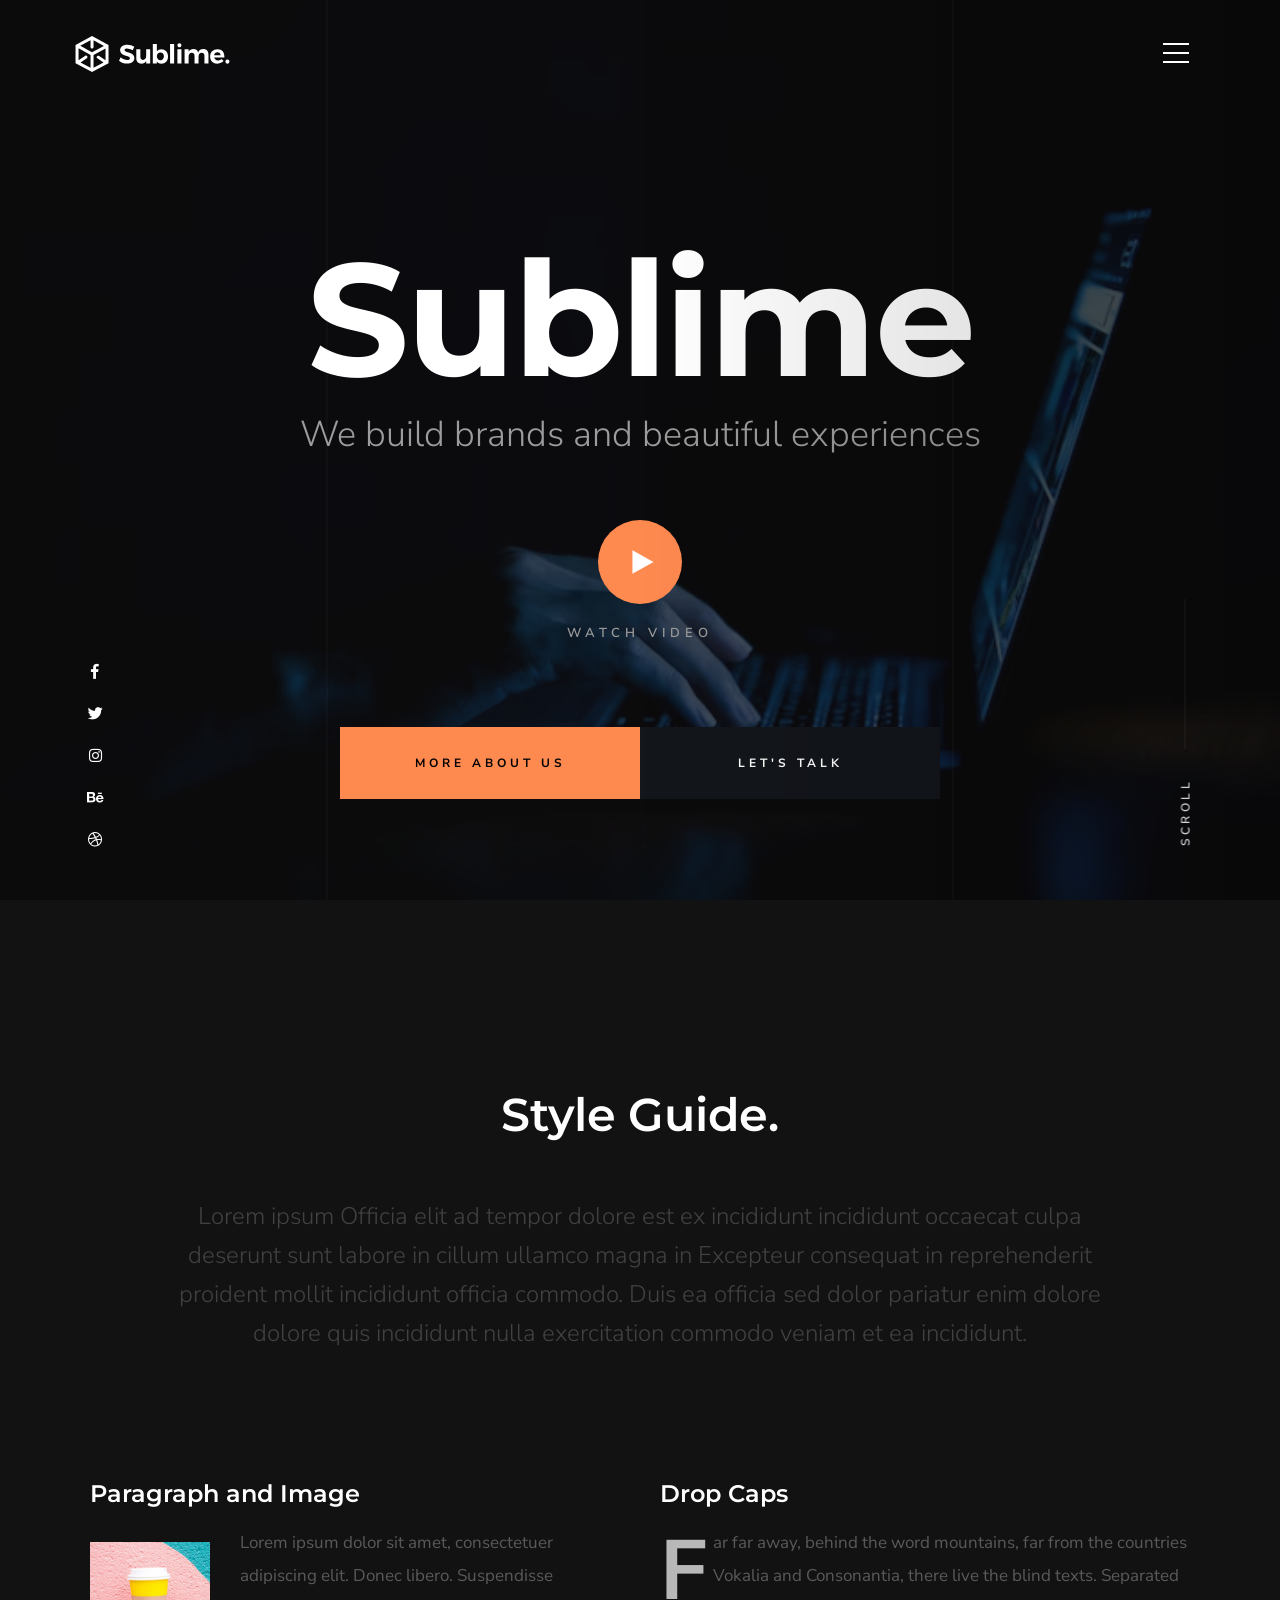
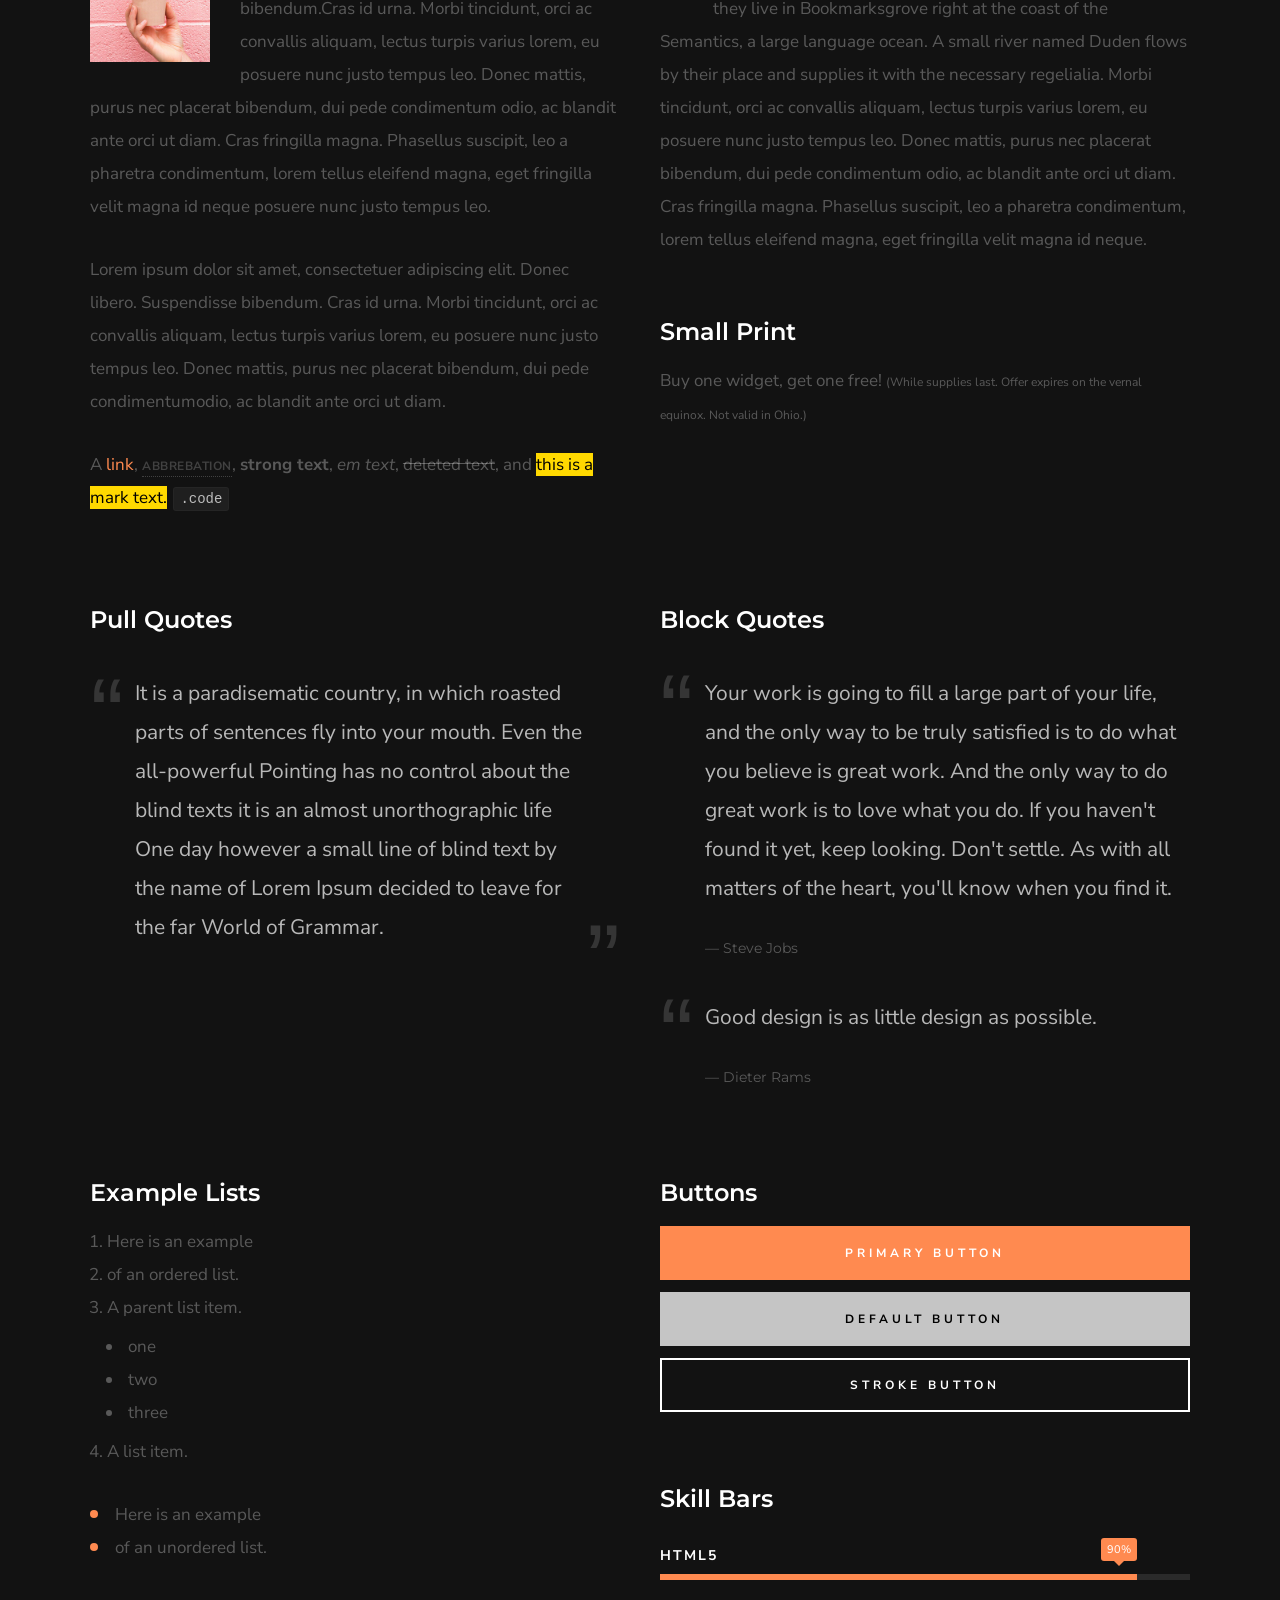
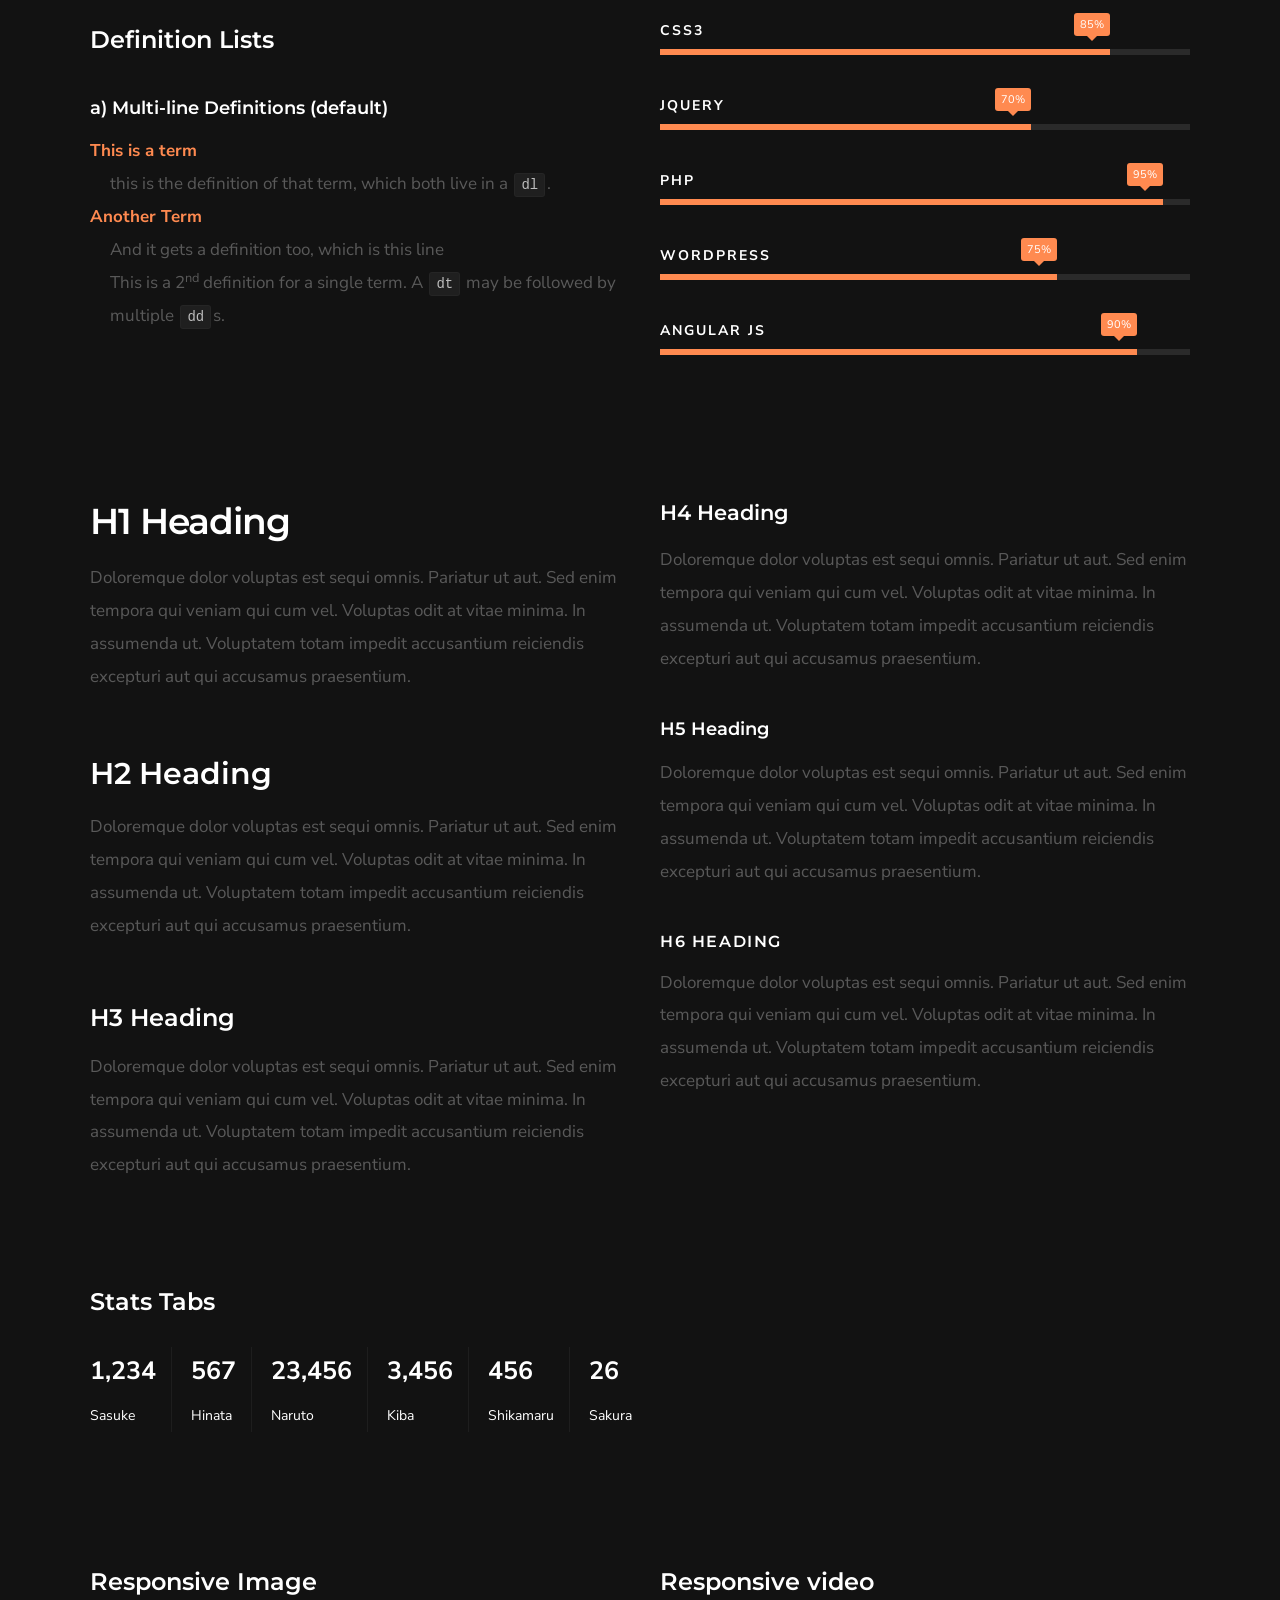
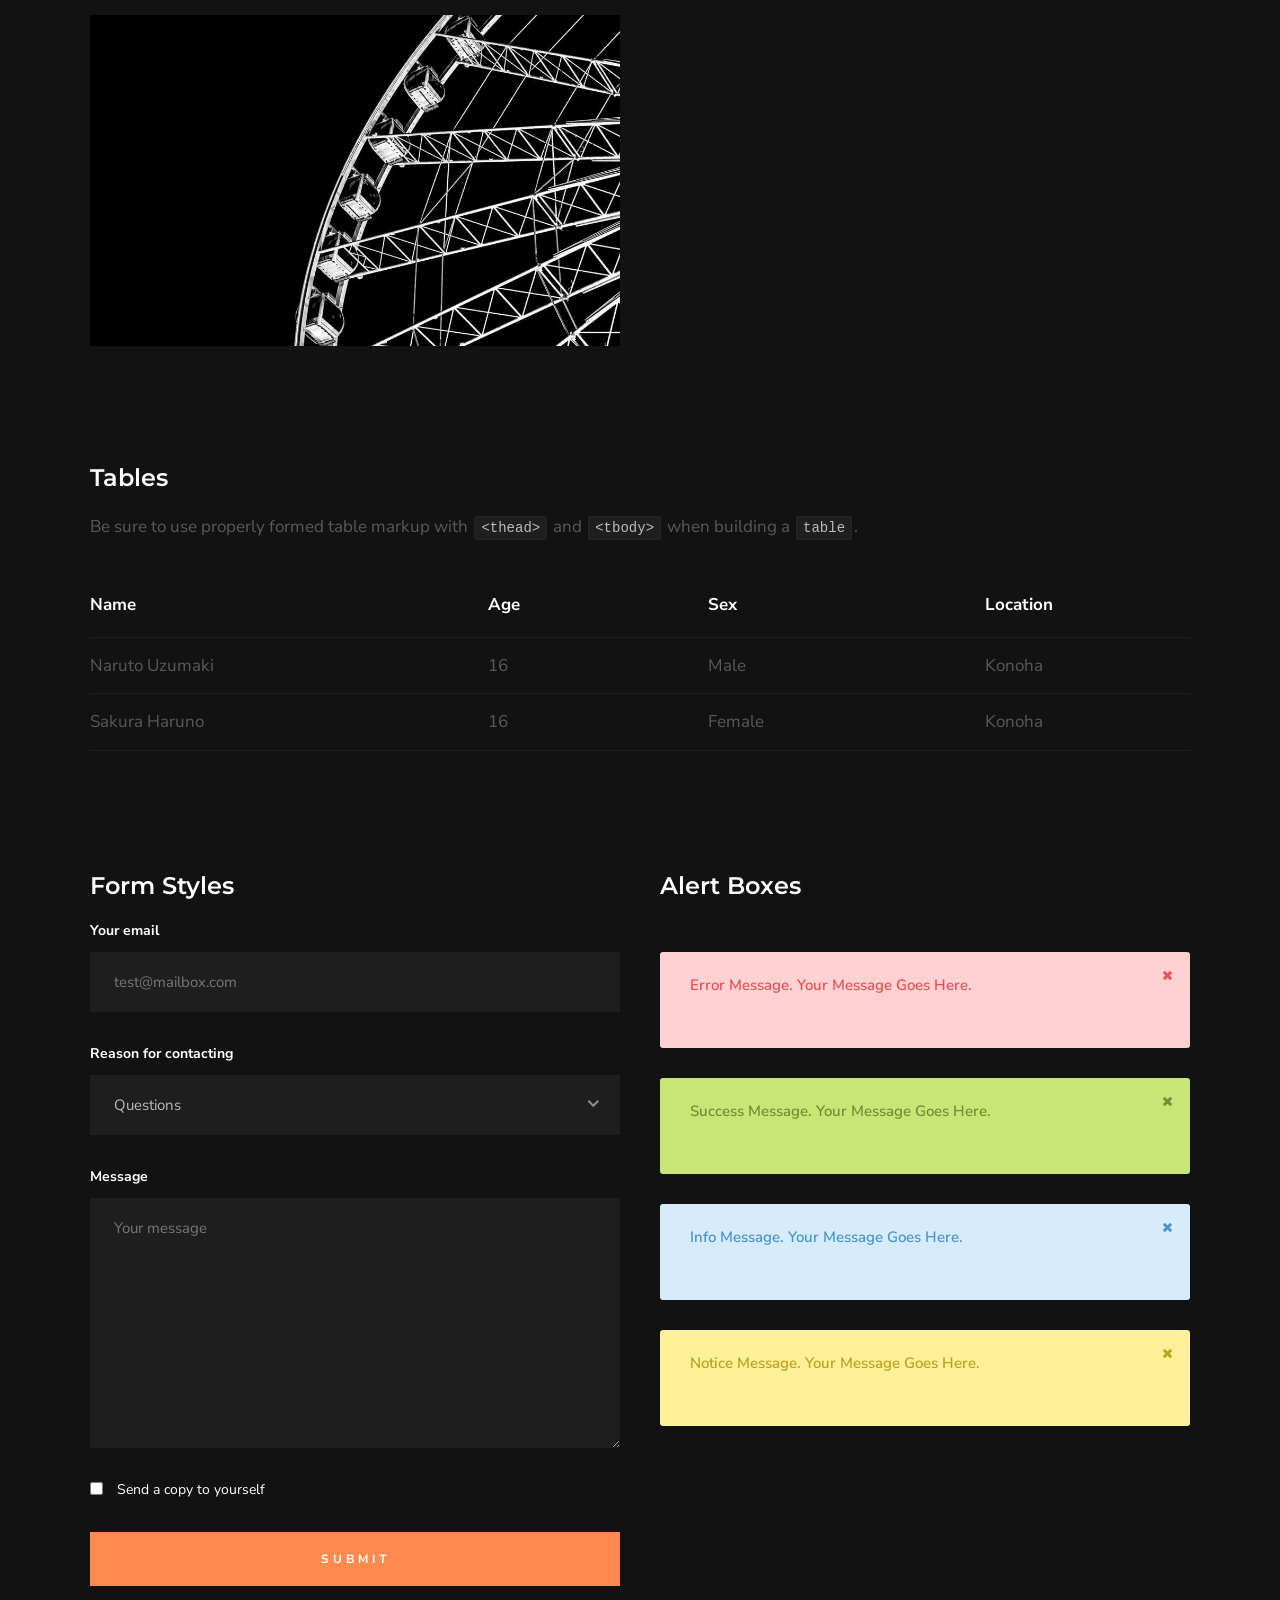
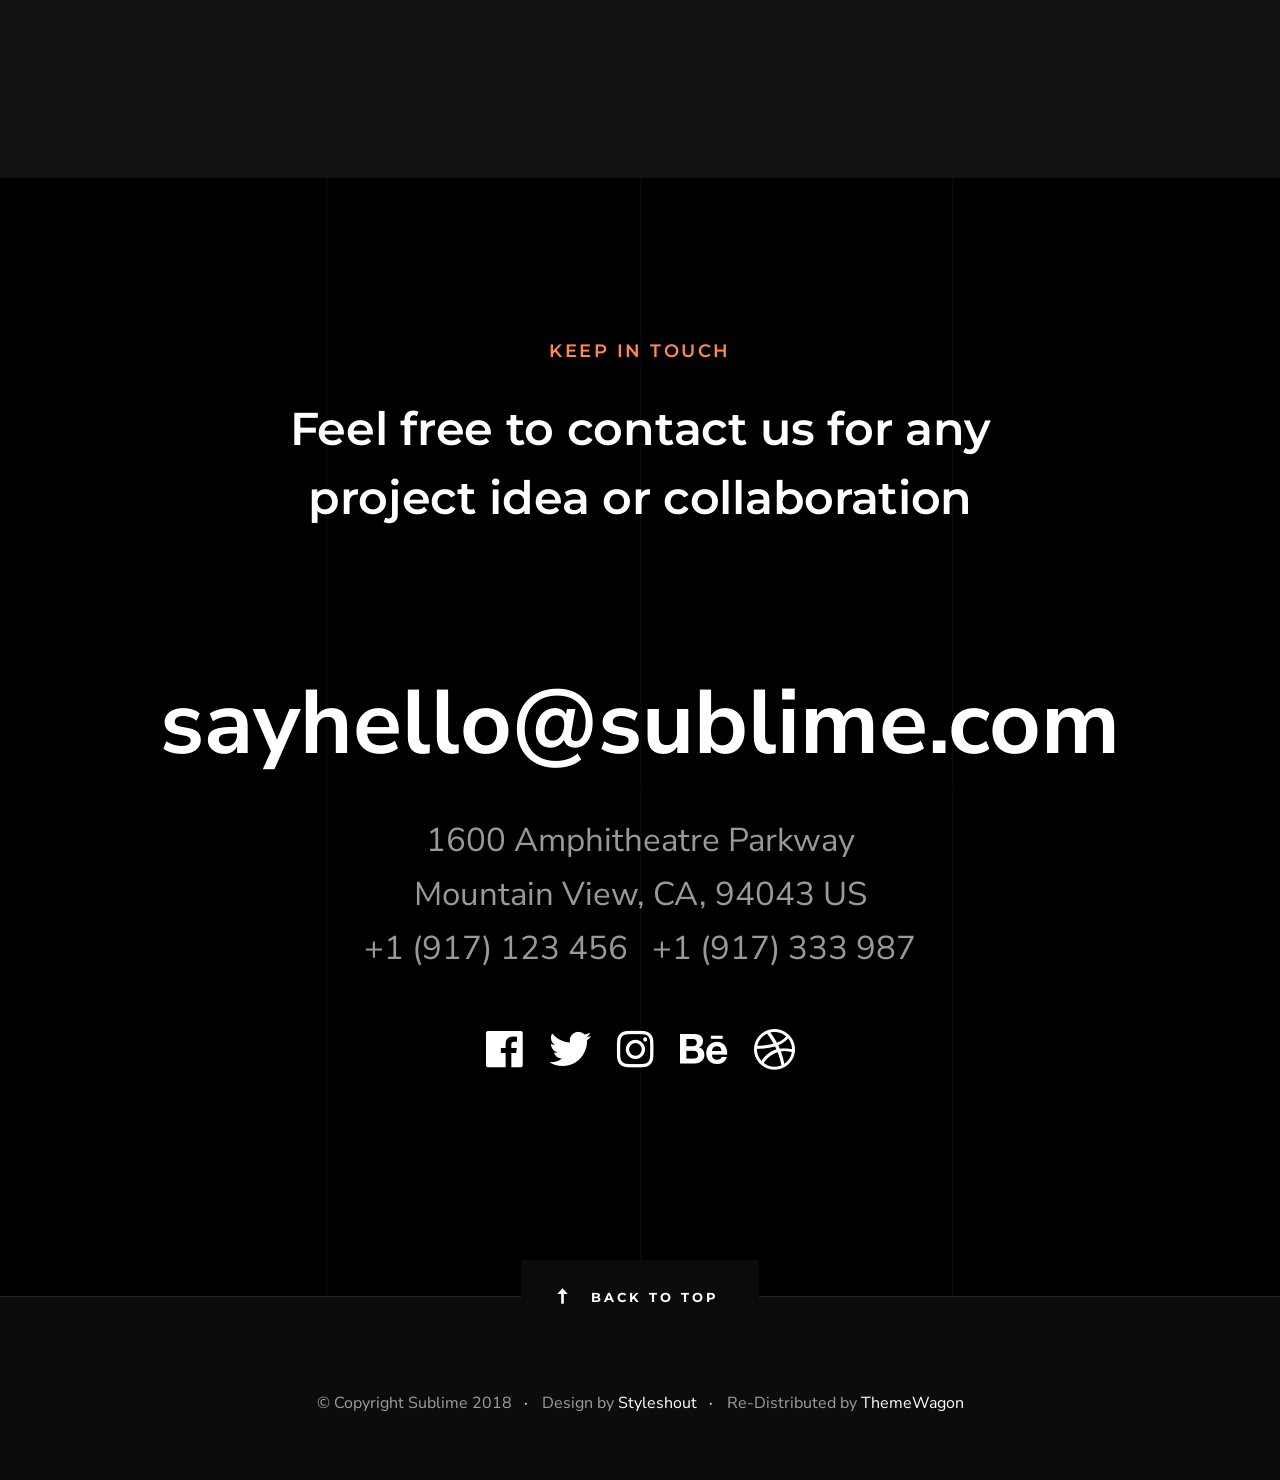
<file: styles.html>
<!DOCTYPE html>
<html class="no-js" lang="en">
<head>

    <!--- basic page needs
    ================================================== -->
    <meta charset="utf-8">
    <title>Sublime - Styles</title>
    <meta name="description" content="">
    <meta name="author" content="">

    <!-- mobile specific metas
    ================================================== -->
    <meta name="viewport" content="width=device-width, initial-scale=1">

    <!-- CSS
    ================================================== -->
    <link rel="stylesheet" href="css/base.css">
    <link rel="stylesheet" href="css/vendor.css">
    <link rel="stylesheet" href="css/main.css">

    <style type="text/css" media="screen">
        .s-styles { 
            padding-top: 18rem;
            padding-bottom: 15rem;
        }
    </style>

    <!-- script
    ================================================== -->
    <script src="js/modernizr.js"></script>

    <!-- favicons
    ================================================== -->
    <link rel="shortcut icon" href="favicon.ico" type="image/x-icon">
    <link rel="icon" href="favicon.ico" type="image/x-icon">

</head>


<body id="top">
    
    <!-- preloader
    ================================================== -->
    <div id="preloader">
        <div id="loader" class="dots-jump">
            <div></div>
            <div></div>
            <div></div>
        </div>
    </div>

    <!-- header
    ================================================== -->
    <header class="s-header">

        <div class="header-logo">
            <a class="site-logo" href="index.html">
                <img src="images/logo.svg" alt="Homepage">
            </a>
        </div> <!-- end header-logo -->

        <nav class="header-nav">

            <a href="#0" class="header-nav__close" title="close"><span>Close</span></a>

            <h3>Navigate to</h3>

            <div class="header-nav__content">
                
                <ul class="header-nav__list">
                    <li><a class="smoothscroll"  href="#home" title="home">Home</a></li>
                    <li><a href="index.html#about" title="about">About</a></li>
                    <li><a href="index.html#services" title="services">Services</a></li>
                    <li><a href="index.html#works" title="works">Works</a></li>
                    <li><a class="smoothscroll"  href="#contact" title="contact">Contact</a></li>
                </ul>
    
                <p>Perspiciatis hic praesentium nesciunt. Et neque a dolorum <a href='#0'>voluptatem</a> porro iusto sequi veritatis libero enim. Iusto id suscipit veritatis neque reprehenderit.</p>
    
                <ul class="header-nav__social">
                    <li>
                        <a href="#0"><i class="fab fa-facebook"></i></a>
                    </li>
                    <li>
                        <a href="#0"><i class="fab fa-twitter"></i></a>
                    </li>
                    <li>
                        <a href="#0"><i class="fab fa-instagram"></i></a>
                    </li>
                    <li>
                        <a href="#0"><i class="fab fa-behance"></i></a>
                    </li>
                    <li>
                        <a href="#0"><i class="fab fa-dribbble"></i></a>
                    </li>
                </ul>

            </div> <!-- end header-nav__content -->

        </nav> <!-- end header-nav -->

        <a class="header-menu-toggle" href="#0">
            <span class="header-menu-icon"></span>
        </a>

    </header> <!-- end s-header -->


    <!-- home
    ================================================== -->
    <section id="home" class="s-home page-hero target-section" data-parallax="scroll" data-image-src="images/hero-bg.jpg" data-natural-width=3000 data-natural-height=2000 data-position-y=center>

        <div class="grid-overlay">
            <div></div>
        </div>

        <div class="home-content">

            <div class="row home-content__main">

                <h1>
                Sublime
                </h1>

                <h3>
                We build brands and beautiful experiences
                </h3>

                <div class="home-content__video">
                    <a class="video-link" href="https://player.vimeo.com/video/117310401?color=01aef0&title=0&byline=0&portrait=0" data-lity>
                        <span class="video-icon"></span>
                        <span class="video-text">Watch Video</span>
                    </a>
                </div>

                <div class="home-content__button">
                    <a href="#styles" class="smoothscroll btn btn--primary btn--large">
                        More About Us
                    </a>
                    <a href="#contact" class="smoothscroll btn btn--large">
                        Let's Talk
                    </a>
                </div>

            </div> <!-- end home-content__main -->

            <div class="home-content__scroll">
                <a href="#styles" class="scroll-link smoothscroll">
                    Scroll
                </a>
            </div>

        </div> <!-- end home-content -->

        <ul class="home-social">
            <li>
                <a href="#0"><i class="fab fa-facebook-f" aria-hidden="true"></i><span>Facebook</span></a>
            </li>
            <li>
                <a href="#0"><i class="fab fa-twitter" aria-hidden="true"></i><span>Twiiter</span></a>
            </li>
            <li>
                <a href="#0"><i class="fab fa-instagram" aria-hidden="true"></i><span>Instagram</span></a>
            </li>
            <li>
                <a href="#0"><i class="fab fa-behance" aria-hidden="true"></i><span>Behance</span></a>
            </li>
            <li>
                <a href="#0"><i class="fab fa-dribbble" aria-hidden="true"></i><span>Dribbble</span></a>
            </li>
        </ul> <!-- end home-social -->

    </section> <!-- end s-home -->


    <!-- styles
    ================================================== -->
    <section id="styles" class="s-styles">
        
        <div class="row narrow section-intro add-bottom text-center">

            <div class="col-twelve tab-full">

                <h1 class="display-1">Style Guide.</h1>

                <p class="lead">Lorem ipsum Officia elit ad tempor dolore est ex incididunt incididunt occaecat culpa deserunt sunt labore in cillum ullamco magna in Excepteur consequat in reprehenderit proident mollit incididunt officia commodo.
                Duis ea officia sed dolor pariatur enim dolore dolore quis incididunt nulla exercitation commodo veniam et ea incididunt.</p>

            </div>

        </div>

        <div class="row">

            <div class="col-six tab-full">

                <h3>Paragraph and Image</h3>

                <p><a href="#"><img width="120" height="120" class="pull-left" alt="sample-image" src="images/sample-image.jpg"></a>
                Lorem ipsum dolor sit amet, consectetuer adipiscing elit. Donec libero. Suspendisse bibendum.Cras id urna. Morbi tincidunt, orci ac convallis aliquam, lectus turpis varius lorem, eu posuere nunc justo tempus leo. Donec mattis, purus nec placerat bibendum, dui pede condimentum odio, ac blandit ante orci ut diam. Cras fringilla magna. Phasellus suscipit, leo a pharetra condimentum, lorem tellus eleifend magna, eget fringilla velit magna id neque posuere nunc justo tempus leo. </p>

                <p>
                Lorem ipsum dolor sit amet, consectetuer adipiscing elit. Donec libero. Suspendisse bibendum. Cras id urna. Morbi tincidunt, orci ac convallis aliquam, lectus turpis varius lorem, eu posuere nunc justo tempus leo. Donec mattis, purus nec placerat bibendum, dui pede condimentumodio, ac blandit ante orci ut diam.	
                </p>

                <p>A <a href="#">link</a>,
                <abbr title="this really isn't a very good description">abbrebation</abbr>,
                <strong>strong text</strong>,
                <em>em text</em>,
                <del>deleted text</del>, and
                <mark>this is a mark text.</mark>
                <code>.code</code>
                </p>

            </div>

            <div class="col-six tab-full">

                <h3>Drop Caps</h3>

                <p class="drop-cap">Far far away, behind the word mountains, far from the countries Vokalia and Consonantia,
                there live the blind texts. Separated they live in Bookmarksgrove right at the coast of the
                Semantics, a large language ocean. A small river named Duden flows by their place and supplies it with the necessary regelialia. Morbi tincidunt, orci ac convallis aliquam, lectus turpis varius lorem, eu	posuere nunc justo tempus leo. Donec mattis, purus nec placerat bibendum, dui pede condimentum odio, ac blandit ante orci ut diam. Cras fringilla magna. Phasellus suscipit, leo a pharetra condimentum, lorem tellus eleifend magna, eget fringilla velit magna id neque.
                </p>

                <h3>Small Print</h3>

                <p>Buy one widget, get one free!
                <small>(While supplies last. Offer expires on the vernal equinox. Not valid in Ohio.)</small>
                </p>

            </div>

        </div> <!-- end row -->

        <div class="row">

            <div class="col-six tab-full">

                <h3>Pull Quotes</h3>

                <aside class="pull-quote">
                    <blockquote>
                    <p>It is a paradisematic country, in which roasted parts of
                    sentences fly into your mouth. Even the all-powerful Pointing has no control about the blind
                    texts it is an almost unorthographic life One day however a small line of blind text by the name
                    of Lorem Ipsum decided to leave for the far World of Grammar.</p>
                    </blockquote>
                </aside>

            </div>

            <div class="col-six tab-full">

                <h3>Block Quotes</h3>

                <blockquote cite="http://where-i-got-my-info-from.com">
                <p>Your work is going to fill a large part of your life, and the only way to be truly satisfied is
                to do what you believe is great work. And the only way to do great work is to love what you do.
                If you haven't found it yet, keep looking. Don't settle. As with all matters of the heart, you'll know when you find it.
                </p>
                <cite>
                    <a href="#">Steve Jobs</a>
                </cite>
                </blockquote>

                <blockquote>
                <p>Good design is as little design as possible.</p>
                <cite>Dieter Rams</cite>
                </blockquote>

            </div>

        </div> <!-- end row -->


        <div class="row half-bottom">

            <div class="col-six tab-full">

                <h3>Example Lists</h3>

                <ol>
                    <li>Here is an example</li>
                    <li>of an ordered list.</li>
                    <li>A parent list item.
                        <ul>
                            <li>one</li>
                            <li>two</li>
                            <li>three</li>
                        </ul>
                        </li>
                        <li>A list item.</li>
                    </ol>

                <ul class="disc">
                    <li>Here is an example</li>
                    <li>of an unordered list.</li>
                </ul>

                <h3>Definition Lists</h3>

                <h5>a) Multi-line Definitions (default) </h5>

                <dl>
                    <dt><strong>This is a term</strong></dt>
                        <dd>this is the definition of that term, which both live in a <code>dl</code>.</dd>
                    <dt><strong>Another Term</strong></dt>
                        <dd>And it gets a definition too, which is this line</dd>
                        <dd>This is a 2<sup>nd</sup> definition for a single term. A <code>dt</code> may be followed by multiple <code>dd</code>s.</dd>
                </dl>

            </div>

            <div class="col-six tab-full">

                <h3>Buttons</h3>

                <p>
                    <a class="btn btn--primary full-width" href="#0">Primary Button</a>
                    <a class="btn full-width" href="#0">Default Button</a>
                    <a class="btn btn--stroke full-width" href="#0">Stroke Button</a>
                </p>

                <h3>Skill Bars</h3>
                
                <ul class="skill-bars">
                    <li>
                    <div class="progress percent90"><span>90%</span></div>
                    <strong>HTML5</strong>
                    </li>
                    <li>
                    <div class="progress percent85"><span>85%</span></div>
                    <strong>CSS3</strong>
                    </li>
                    <li>
                    <div class="progress percent70"><span>70%</span></div>
                    <strong>JQuery</strong>
                    </li>
                    <li>
                    <div class="progress percent95"><span>95%</span></div>
                    <strong>PHP</strong>
                    </li>
                    <li>
                    <div class="progress percent75"><span>75%</span></div>
                    <strong>Wordpress</strong>
                    </li>
                    <li>
                    <div class="progress percent90"><span>90%</span></div>
                    <strong>Angular JS</strong>
                    </li>
                </ul>

            </div>

        </div> <!-- end row -->

        <div class="row half-bottom">

            <div class="col-six tab-full">
                    
                <h1>H1 Heading</h1>
                <p>Doloremque dolor voluptas est sequi omnis. Pariatur ut aut. Sed enim tempora qui veniam qui cum vel. 
                Voluptas odit at vitae minima. In assumenda ut. Voluptatem totam impedit accusantium reiciendis excepturi aut qui accusamus praesentium.</p>

                <h2>H2 Heading</h2>
                <p>Doloremque dolor voluptas est sequi omnis. Pariatur ut aut. Sed enim tempora qui veniam qui cum vel. 
                Voluptas odit at vitae minima. In assumenda ut. Voluptatem totam impedit accusantium reiciendis excepturi aut qui accusamus praesentium.</p>

                <h3>H3 Heading</h3>
                <p>Doloremque dolor voluptas est sequi omnis. Pariatur ut aut. Sed enim tempora qui veniam qui cum vel. 
                Voluptas odit at vitae minima. In assumenda ut. Voluptatem totam impedit accusantium reiciendis excepturi aut qui accusamus praesentium.</p>

            </div>

            <div class="col-six tab-full">
                    
                <h4>H4 Heading</h4>
                <p>Doloremque dolor voluptas est sequi omnis. Pariatur ut aut. Sed enim tempora qui veniam qui cum vel. 
                Voluptas odit at vitae minima. In assumenda ut. Voluptatem totam impedit accusantium reiciendis excepturi aut qui accusamus praesentium.</p>

                <h5>H5 Heading</h5>
                <p>Doloremque dolor voluptas est sequi omnis. Pariatur ut aut. Sed enim tempora qui veniam qui cum vel. 
                Voluptas odit at vitae minima. In assumenda ut. Voluptatem totam impedit accusantium reiciendis excepturi aut qui accusamus praesentium.</p>

                <h6>H6 Heading</h6>
                <p>Doloremque dolor voluptas est sequi omnis. Pariatur ut aut. Sed enim tempora qui veniam qui cum vel. 
                Voluptas odit at vitae minima. In assumenda ut. Voluptatem totam impedit accusantium reiciendis excepturi aut qui accusamus praesentium.</p>

            </div>

        </div>


        <div class="row half-bottom">

            <div class="col-twelve">

                    <h3>Stats Tabs</h3>

                <ul class="stats-tabs">
                    <li><a href="#">1,234 <em>Sasuke</em></a></li>
                    <li><a href="#">567 <em>Hinata</em></a></li>
                    <li><a href="#">23,456 <em>Naruto</em></a></li>
                    <li><a href="#">3,456 <em>Kiba</em></a></li>
                    <li><a href="#">456 <em>Shikamaru</em></a></li>
                    <li><a href="#">26 <em>Sakura</em></a></li>
                    </ul>

            </div>

        </div> <!-- end row -->


        <div class="row half-bottom">

            <div class="col-six tab-full">

                <h3>Responsive Image</h3>
                <p><img src="images/wheel-500.jpg" 
                    srcset="images/wheel-1000.jpg 1000w, 
                    images/wheel-500.jpg 500w" 
                    sizes="(max-width: 1000px) 100vw, 1000px" alt=""></p>

            </div>

            <div class="col-six tab-full">

                <h3>Responsive video</h3>

                <div class="video-container">
                <iframe src="https://player.vimeo.com/video/14592941?title=0&amp;byline=0&amp;portrait=0&amp;color=F64B39" width="500" height="281" frameborder="0" webkitallowfullscreen mozallowfullscreen allowfullscreen></iframe> 
                </div>

            </div>
            
        </div> <!-- end row -->


        <div class="row add-bottom">

            <div class="col-twelve">

                <h3>Tables</h3>
                <p>Be sure to use properly formed table markup with <code>&lt;thead&gt;</code> and <code>&lt;tbody&gt;</code> when building a <code>table</code>.</p>

                <div class="table-responsive">

                    <table>
                            <thead>
                            <tr>
                                <th>Name</th>
                                <th>Age</th>
                                <th>Sex</th>
                                <th>Location</th>
                            </tr>
                            </thead>
                            <tbody>
                            <tr>
                                <td>Naruto Uzumaki</td>
                                <td>16</td>
                                <td>Male</td>
                                <td>Konoha</td>
                            </tr>
                            <tr>
                                <td>Sakura Haruno</td>
                                <td>16</td>
                                <td>Female</td>
                                <td>Konoha</td>
                            </tr>
                            </tbody>
                    </table>

                </div>

            </div>
            
        </div> <!-- end row -->
    

        <div class="row">

            <div class="col-six tab-full">

                <h3>Form Styles</h3>

                <form>
                        <div>
                            <label for="sampleInput">Your email</label>
                            <input class="full-width" type="email" placeholder="test@mailbox.com" id="sampleInput">
                    </div>
                    <div>
                            <label for="sampleRecipientInput">Reason for contacting</label>
                            <div class="ss-custom-select">
                                <select class="full-width" id="sampleRecipientInput">
                                    <option value="Option 1">Questions</option>
                                    <option value="Option 2">Report</option>
                                    <option value="Option 3">Others</option>
                                </select>
                            </div>
                    </div>
                    
                        <label for="exampleMessage">Message</label>
                        <textarea class="full-width" placeholder="Your message" id="exampleMessage"></textarea>

                        <label class="add-bottom">
                            <input type="checkbox">
                            <span class="label-text">Send a copy to yourself</span>
                        </label>
                    
                        <input class="btn--primary full-width" type="submit" value="Submit">

                </form>

            </div>

            <div class="col-six tab-full">

                <h3>Alert Boxes</h3>

                <br>
                
                <div class="alert-box alert-box--error hideit">
                    <p>Error Message. Your Message Goes Here.</p>
                    <i class="fa fa-times alert-box__close" aria-hidden="true"></i>
                </div><!-- /error -->
                        
                <div class="alert-box alert-box--success hideit">
                    <p>Success Message. Your Message Goes Here.</p>
                    <i class="fa fa-times alert-box__close" aria-hidden="true"></i>
                </div><!-- /success -->
                        
                <div class="alert-box alert-box--info hideit">
                    <p>Info Message. Your Message Goes Here.</p>
                    <i class="fa fa-times alert-box__close" aria-hidden="true"></i>
                </div><!-- /info -->
                        
                <div class="alert-box alert-box--notice hideit">
                    <p>Notice Message. Your Message Goes Here.</p>
                    <i class="fa fa-times alert-box__close" aria-hidden="true"></i>
                </div><!-- /notice -->
            
            </div>

        </div> <!-- end row -->

    </section> <!-- end styles -->


    <!-- contact
    ================================================== -->
    <section id="contact" class="s-contact target-section">

            <div class="grid-overlay">
                <div></div>
            </div>

        <div class="row section-header narrow" data-aos="fade-up">
            <div class="col-full">
                <h3 class="subhead">Keep In Touch</h3>
                <h1 class="display-1">Feel free to contact us for any <br> project idea or collaboration</h1>
            </div>
        </div> <!-- end section-header -->

        <div class="row contact-main" data-aos="fade-up">
            <div class="col-full">
                <p class="contact-email">
                    <a href="mailto:#0">sayhello@sublime.com</a>
                </p>
                <p class="contact-address">
                1600 Amphitheatre Parkway <br>
                Mountain View, CA, 94043 US 
                </p>
                <p class="contact-numbers">
                +1 (917) 123 456 &nbsp; +1 (917) 333 987
                </p>

                <ul class="contact-social">
                    <li>
                        <a href="#0"><i class="fab fa-facebook"></i></a>
                    </li>
                    <li>
                        <a href="#0"><i class="fab fa-twitter"></i></a>
                    </li>
                    <li>
                        <a href="#0"><i class="fab fa-instagram"></i></a>
                    </li>
                    <li>
                        <a href="#0"><i class="fab fa-behance"></i></a>
                    </li>
                    <li>
                        <a href="#0"><i class="fab fa-dribbble"></i></a>
                    </li>
                </ul>
            </div>
        </div>

    </section> <!-- end s-contact -->


    <!-- footer
    ================================================== -->
    <footer>
        <div class="row">
            <div class="col-full ss-copyright">
                <span>© Copyright Sublime 2018</span> 
                <span>Design by <a href="https://www.styleshout.com/">Styleshout</a></span>
                <span>Re-Distributed by <a href="https://www.themewagon.com/">ThemeWagon</a></span>
            </div>
        </div>

        <div class="ss-go-top">
            <a class="smoothscroll" title="Back to Top" href="#top">Back to Top</a>
        </div>
    </footer>


    <!-- photoswipe background
    ================================================== -->
    <div aria-hidden="true" class="pswp" role="dialog" tabindex="-1">

        <div class="pswp__bg"></div>
        <div class="pswp__scroll-wrap">

            <div class="pswp__container">
                <div class="pswp__item"></div>
                <div class="pswp__item"></div>
                <div class="pswp__item"></div>
            </div>

            <div class="pswp__ui pswp__ui--hidden">
                <div class="pswp__top-bar">
                    <div class="pswp__counter"></div><button class="pswp__button pswp__button--close" title="Close (Esc)"></button> <button class="pswp__button pswp__button--share" title=
                    "Share"></button> <button class="pswp__button pswp__button--fs" title="Toggle fullscreen"></button> <button class="pswp__button pswp__button--zoom" title=
                    "Zoom in/out"></button>
                    <div class="pswp__preloader">
                        <div class="pswp__preloader__icn">
                            <div class="pswp__preloader__cut">
                                <div class="pswp__preloader__donut"></div>
                            </div>
                        </div>
                    </div>
                </div>
                <div class="pswp__share-modal pswp__share-modal--hidden pswp__single-tap">
                    <div class="pswp__share-tooltip"></div>
                </div><button class="pswp__button pswp__button--arrow--left" title="Previous (arrow left)"></button> <button class="pswp__button pswp__button--arrow--right" title=
                "Next (arrow right)"></button>
                <div class="pswp__caption">
                    <div class="pswp__caption__center"></div>
                </div>
            </div>

        </div>

    </div> <!-- end photoSwipe background -->


    <!-- Java Script
    ================================================== -->
    <script src="js/jquery-3.2.1.min.js"></script>
    <script src="js/plugins.js"></script>
    <script src="js/main.js"></script>

</body>
</file>
<file: noticias/noticias.css>
/* EZALX — estilos das páginas de notícias (mesmos tokens da home) */

:root {
    --bg: #ffffff;
    --fg: #000000;
    --text-2: #2a2a2a;
    --muted: #5f5f5f;
    --surface: #f5f5f5;
    --border: #e2e2e2;
    --accent: #06ECF2;
    --accent-text: #00737A;
    --nav-bg: rgba(255, 255, 255, 0.92);
    --shadow: 0 24px 60px rgba(0, 0, 0, 0.12);

    --font-display: 'Outfit', -apple-system, BlinkMacSystemFont, 'Segoe UI', sans-serif;
    --font-body: 'Inter', -apple-system, BlinkMacSystemFont, 'Segoe UI', sans-serif;

    --gutter: clamp(16px, 4vw, 48px);
    --nav-h: 72px;
    --radius: 4px;
    --ease: cubic-bezier(0.4, 0, 0.2, 1);
}

@media (prefers-color-scheme: dark) {
    :root:not([data-theme="light"]) {
        --bg: #0a0a0a;
        --fg: #ffffff;
        --text-2: #e8e8e8;
        --muted: #a3a3a3;
        --surface: #141414;
        --border: #2a2a2a;
        --accent-text: #06ECF2;
        --nav-bg: rgba(10, 10, 10, 0.9);
        --shadow: 0 24px 60px rgba(0, 0, 0, 0.5);
        color-scheme: dark;
    }
}

:root[data-theme="dark"] {
    --bg: #0a0a0a;
    --fg: #ffffff;
    --text-2: #e8e8e8;
    --muted: #a3a3a3;
    --surface: #141414;
    --border: #2a2a2a;
    --accent-text: #06ECF2;
    --nav-bg: rgba(10, 10, 10, 0.9);
    --shadow: 0 24px 60px rgba(0, 0, 0, 0.5);
    color-scheme: dark;
}

/* === BASE === */
*, *::before, *::after { margin: 0; padding: 0; box-sizing: border-box; }

html {
    scroll-behavior: smooth;
    scroll-padding-top: var(--nav-h);
    -webkit-font-smoothing: antialiased;
    -moz-osx-font-smoothing: grayscale;
    -webkit-text-size-adjust: 100%;
}

html, body { overflow-x: clip; }

body {
    font-family: var(--font-body);
    font-size: 16px;
    line-height: 1.6;
    background: var(--bg);
    color: var(--fg);
}

a { color: inherit; text-decoration: none; transition: color 0.2s var(--ease), border-color 0.2s var(--ease); }

:focus-visible { outline: 2px solid var(--accent); outline-offset: 3px; }

h1, h2, h3 {
    font-family: var(--font-display);
    font-weight: 700;
    line-height: 1.12;
    text-wrap: balance;
    letter-spacing: -0.02em;
}

p { text-wrap: pretty; }

.container { width: min(1280px, 100% - 2 * var(--gutter)); margin-inline: auto; }

.eyebrow {
    display: inline-flex;
    align-items: center;
    gap: 10px;
    margin-bottom: 20px;
    font-family: var(--font-display);
    font-size: 13px;
    font-weight: 600;
    letter-spacing: 0.1em;
    text-transform: uppercase;
    color: var(--accent-text);
}

.eyebrow::before { content: ''; width: 24px; height: 2px; background: var(--accent); }

.skip-link {
    position: absolute;
    top: -100px;
    left: 16px;
    z-index: 200;
    padding: 12px 16px;
    background: var(--accent);
    color: #000;
    font-weight: 600;
}

.skip-link:focus { top: 16px; }

/* === BUTTONS === */
.btn {
    display: inline-flex;
    align-items: center;
    justify-content: center;
    gap: 10px;
    min-height: 52px;
    padding: 0 28px;
    border: 2px solid transparent;
    border-radius: var(--radius);
    font-family: var(--font-display);
    font-size: 16px;
    font-weight: 600;
    white-space: nowrap;
    cursor: pointer;
    transition: transform 0.25s var(--ease), box-shadow 0.25s var(--ease), border-color 0.25s var(--ease), color 0.25s var(--ease);
}

.btn-primary { background: var(--accent); color: #000; }
.btn-primary:hover { transform: translateY(-2px); box-shadow: 0 12px 32px rgba(6, 236, 242, 0.35); }

.btn-light { border-color: rgba(255, 255, 255, 0.3); color: #fff; }
.btn-light:hover { border-color: var(--accent); color: var(--accent); }

.btn-sm { min-height: 44px; padding: 0 20px; font-size: 14px; }

/* === NAV === */
.site-nav {
    position: fixed;
    inset: 0 0 auto 0;
    height: var(--nav-h);
    z-index: 100;
    background: var(--nav-bg);
    backdrop-filter: blur(12px);
    -webkit-backdrop-filter: blur(12px);
    border-bottom: 1px solid var(--border);
}

.site-nav .container { height: 100%; display: flex; align-items: center; justify-content: space-between; gap: 24px; }

.logo { font-family: var(--font-display); font-size: 22px; font-weight: 800; letter-spacing: -0.03em; color: var(--fg); }
.logo span { color: var(--accent); }

.nav-menu { display: flex; align-items: center; gap: clamp(18px, 2.2vw, 32px); list-style: none; }
.nav-menu a { font-size: 14px; font-weight: 500; color: var(--text-2); position: relative; }

.nav-menu a::after {
    content: '';
    position: absolute;
    left: 0;
    bottom: -6px;
    width: 0;
    height: 2px;
    background: var(--accent);
    transition: width 0.25s var(--ease);
}

.nav-menu a:hover { color: var(--fg); }
.nav-menu a:hover::after, .nav-menu a[aria-current="page"]::after { width: 100%; }

.nav-actions { display: flex; align-items: center; gap: 8px; }

.nav-toggle {
    display: none;
    width: 44px;
    height: 44px;
    align-items: center;
    justify-content: center;
    background: none;
    border: 1px solid var(--border);
    border-radius: var(--radius);
    color: var(--fg);
    cursor: pointer;
}

.nav-toggle svg { width: 20px; height: 20px; }

@media (max-width: 860px) {
    .nav-toggle { display: inline-flex; }

    .nav-menu {
        display: none;
        position: absolute;
        top: var(--nav-h);
        left: 0;
        right: 0;
        flex-direction: column;
        align-items: stretch;
        gap: 0;
        padding: 8px var(--gutter) 24px;
        background: var(--bg);
        border-bottom: 1px solid var(--border);
        box-shadow: var(--shadow);
    }

    .nav-menu.is-open { display: flex; }
    .nav-menu a { display: block; padding: 16px 0; font-size: 17px; border-bottom: 1px solid var(--border); }
    .nav-menu a::after { display: none; }
}

/* === NEWS COVER (capa gerada em CSS) === */
.news-cover {
    position: relative;
    display: flex;
    align-items: flex-end;
    overflow: hidden;
    padding: 24px;
    background-color: #0a0a0a;
    background-image:
        radial-gradient(circle at var(--glow-x, 80%) var(--glow-y, 20%), rgba(6, 236, 242, 0.35), transparent 55%),
        linear-gradient(rgba(255, 255, 255, 0.07) 1px, transparent 1px),
        linear-gradient(90deg, rgba(255, 255, 255, 0.07) 1px, transparent 1px);
    background-size: 100% 100%, 32px 32px, 32px 32px;
    color: #fff;
}

.news-cover span {
    font-family: var(--font-display);
    font-size: clamp(22px, 2.6vw, 30px);
    font-weight: 800;
    line-height: 1.05;
    letter-spacing: -0.02em;
}

.news-cover span b { color: var(--accent); font-weight: 800; }

.news-cover--spam { --glow-x: 85%; --glow-y: 15%; }
.news-cover--lens { --glow-x: 20%; --glow-y: 20%; }
.news-cover--ia { --glow-x: 70%; --glow-y: 85%; }
.news-cover--humano { --glow-x: 25%; --glow-y: 80%; }
.news-cover--libras { --glow-x: 80%; --glow-y: 75%; }
.news-cover--schema { --glow-x: 15%; --glow-y: 30%; }

/* === NEWS CARDS (listagem e "leia também") === */
.news-grid { display: grid; grid-template-columns: repeat(3, 1fr); gap: 20px; list-style: none; }

.news-card {
    position: relative;
    display: flex;
    flex-direction: column;
    overflow: hidden;
    background: var(--bg);
    border: 1px solid var(--border);
    border-radius: var(--radius);
    transition: border-color 0.25s var(--ease), transform 0.25s var(--ease);
}

.news-card:hover, .news-card:focus-within { border-color: var(--accent); transform: translateY(-4px); }
.news-card .news-cover { aspect-ratio: 16 / 9; }

.news-body { display: flex; flex-direction: column; flex: 1; padding: 24px; }

.news-meta { font-size: 13px; color: var(--muted); }
.news-meta b { color: var(--accent-text); font-weight: 600; }

.news-card :is(h2, h3) { margin-top: 10px; font-size: 20px; line-height: 1.25; }
.news-card :is(h2, h3) a::after { content: ''; position: absolute; inset: 0; }
.news-card :is(h2, h3) a:focus-visible { outline: none; }
.news-card:has(a:focus-visible) { outline: 2px solid var(--accent); outline-offset: 3px; }

.news-excerpt { margin-top: 10px; font-size: 15px; color: var(--muted); }
.news-more { margin-top: auto; padding-top: 20px; font-size: 14px; font-weight: 600; color: var(--accent-text); }

@media (max-width: 1024px) { .news-grid { grid-template-columns: repeat(2, 1fr); } }
@media (max-width: 640px) { .news-grid { grid-template-columns: 1fr; } }

/* === PAGE HEAD (listagem) === */
.page-head { padding: calc(var(--nav-h) + clamp(48px, 7vw, 88px)) 0 clamp(40px, 6vw, 64px); }
.page-head h1 { font-size: clamp(36px, 5vw, 60px); font-weight: 800; }
.page-head p { max-width: 640px; margin-top: 20px; font-size: 18px; color: var(--muted); }

.page-list { padding-bottom: clamp(72px, 10vw, 128px); }

/* === ARTICLE === */
.article { padding: calc(var(--nav-h) + clamp(32px, 5vw, 64px)) 0 clamp(64px, 8vw, 96px); }

.breadcrumb { display: flex; flex-wrap: wrap; gap: 8px; margin-bottom: 28px; list-style: none; font-size: 14px; color: var(--muted); }
.breadcrumb li + li::before { content: '/'; margin-right: 8px; color: var(--border); }
.breadcrumb a:hover { color: var(--accent-text); }

.article-head, .article-body, .article-foot { max-width: 760px; margin-inline: auto; }

.article-head h1 { font-size: clamp(32px, 4.6vw, 52px); font-weight: 800; }

.article-meta { display: flex; flex-wrap: wrap; gap: 6px 16px; margin-top: 20px; font-size: 14px; color: var(--muted); }

.article-lead { margin-top: 24px; font-size: clamp(18px, 1.8vw, 20px); line-height: 1.7; color: var(--text-2); }

.article-cover { max-width: 1000px; margin: clamp(32px, 5vw, 48px) auto; aspect-ratio: 21 / 9; border-radius: var(--radius); }
.article-cover span { font-size: clamp(28px, 5vw, 56px); }

.summary {
    margin-bottom: 40px;
    padding: 24px 28px;
    background: var(--surface);
    border-left: 3px solid var(--accent);
    border-radius: var(--radius);
}

.summary h2 { font-size: 15px; letter-spacing: 0.08em; text-transform: uppercase; color: var(--accent-text); }
.summary ul { margin-top: 12px; padding-left: 20px; display: grid; gap: 8px; }

.article-body > h2 { margin: 44px 0 16px; font-size: clamp(24px, 2.8vw, 30px); }
.article-body > p { margin-top: 16px; font-size: 17px; line-height: 1.8; color: var(--text-2); }
.article-body > ul, .article-body > ol { margin-top: 16px; padding-left: 22px; display: grid; gap: 10px; font-size: 17px; line-height: 1.7; color: var(--text-2); }
.article-body strong { color: var(--fg); }
.article-body a { color: var(--accent-text); text-decoration: underline; text-underline-offset: 3px; }
.article-body code { font-family: ui-monospace, SFMono-Regular, Consolas, monospace; font-size: 0.9em; padding: 2px 6px; background: var(--surface); border: 1px solid var(--border); border-radius: var(--radius); }
.article-body > pre { margin-top: 20px; padding: 20px 22px; overflow-x: auto; background: var(--surface); border: 1px solid var(--border); border-radius: var(--radius); font-size: 14px; line-height: 1.6; color: var(--text-2); }
.article-body > pre code { padding: 0; background: none; border: 0; font-size: inherit; }

.sources { margin-top: 48px; padding-top: 24px; border-top: 1px solid var(--border); }
.sources h2 { font-size: 18px; }
.sources ul { margin-top: 12px; padding-left: 20px; display: grid; gap: 8px; font-size: 15px; color: var(--muted); }
.sources a { color: var(--accent-text); text-decoration: underline; text-underline-offset: 3px; word-break: break-word; }

.article-cta {
    margin-top: 48px;
    padding: clamp(28px, 4vw, 40px);
    background: #0a0a0a;
    color: #fff;
    border-radius: var(--radius);
}

.article-cta h2 { font-size: clamp(22px, 2.6vw, 28px); }
.article-cta p { margin: 12px 0 24px; color: rgba(255, 255, 255, 0.75); }

.related { padding-bottom: clamp(72px, 10vw, 128px); }
.related h2 { margin-bottom: 28px; font-size: clamp(26px, 3vw, 34px); }

/* === FOOTER === */
.site-footer { padding: 72px 0 32px; background: #000; color: rgba(255, 255, 255, 0.7); font-size: 15px; }
.footer-grid { display: grid; grid-template-columns: 1.5fr 1fr 1fr 1fr; gap: 40px; }
.site-footer .logo { color: #fff; }
.footer-about { margin-top: 16px; max-width: 320px; }

.footer-title {
    margin-bottom: 16px;
    font-family: var(--font-display);
    font-size: 13px;
    font-weight: 600;
    letter-spacing: 0.1em;
    text-transform: uppercase;
    color: var(--accent);
}

.footer-list { list-style: none; display: grid; gap: 10px; }
.footer-list a:hover { color: var(--accent); }

.footer-bottom {
    display: flex;
    flex-wrap: wrap;
    justify-content: space-between;
    gap: 12px;
    margin-top: 56px;
    padding-top: 24px;
    border-top: 1px solid rgba(255, 255, 255, 0.12);
    font-size: 13px;
    color: rgba(255, 255, 255, 0.5);
}

@media (prefers-color-scheme: dark) {
    :root:not([data-theme="light"]) .site-footer,
    :root:not([data-theme="light"]) .article-cta { border: 1px solid var(--border); }
}

@media (max-width: 860px) {
    .footer-grid { grid-template-columns: 1fr 1fr; }
    .footer-brand { grid-column: 1 / -1; }
}

@media (max-width: 420px) { .footer-grid { grid-template-columns: 1fr; } }

@media (prefers-reduced-motion: reduce) {
    html { scroll-behavior: auto; }
    *, *::before, *::after { animation: none !important; transition: none !important; }
}

@media print {
    .site-nav, .article-cta, .related, .site-footer { display: none; }
    body { background: #fff; color: #000; }
}
</file>
<file: css/base.css>
/* =================================================================== 
 *
 *  Sublime v1.0 Base Stylesheet
 *  06-10-2018
 *  ------------------------------------------------------------------
 *
 *  TOC:
 *  # imports 
 *  # normalize  
 *  # basic/base setup styles
 *    ## Media
 *    ## Typography resets 
 *    ## links
 *    ## inputs
 *  # grid
 *    ## medium size devices
 *    ## tablets
 *    ## mobile devices
 *    ## small mobile devices
 *  # block grids
 *    ## medium size devices
 *    ## tablets
 *    ## mobile devices
 *  # MISC
 *
 * =================================================================== */


/* ===================================================================
 * # imports 
 *
 * ------------------------------------------------------------------- */
@import url("https://fonts.googleapis.com/css?family=Montserrat:400,500,600,700|Nunito+Sans:300,400,400i,600,600i,700,700i");
@import url("micons/micons.css");
@import url("font-awesome/css/fontawesome-all.css");


/* ===================================================================
 * # normalize
 * normalize.css v5.0.0 | MIT License |
 * github.com/necolas/normalize.css
 *
 * ------------------------------------------------------------------- */
html {
  font-family: sans-serif;
  line-height: 1.15;
  -ms-text-size-adjust: 100%;
  -webkit-text-size-adjust: 100%;
}

body {
  margin: 0;
}

article,
aside,
footer,
header,
nav,
section {
  display: block;
}

h1 {
  font-size: 2em;
  margin: 0.67em 0;
}

figcaption,
figure,
main {
  display: block;
}

figure {
  margin: 1em 40px;
}

hr {
  box-sizing: content-box;
  height: 0;
  overflow: visible;
}

pre {
  font-family: monospace, monospace;
  font-size: 1em;
}

a {
  background-color: transparent;
  -webkit-text-decoration-skip: objects;
}

a:active,
a:hover {
  outline-width: 0;
}

abbr[title] {
  border-bottom: none;
  text-decoration: underline;
  text-decoration: underline dotted;
}

b,
strong {
  font-weight: inherit;
}

b,
strong {
  font-weight: bolder;
}

code,
kbd,
samp {
  font-family: monospace, monospace;
  font-size: 1em;
}

dfn {
  font-style: italic;
}

mark {
  background-color: #ff0;
  color: #000;
}

small {
  font-size: 80%;
}

sub,
sup {
  font-size: 75%;
  line-height: 0;
  position: relative;
  vertical-align: baseline;
}

sub {
  bottom: -0.25em;
}

sup {
  top: -0.5em;
}

audio,
video {
  display: inline-block;
}

audio:not([controls]) {
  display: none;
  height: 0;
}

img {
  border-style: none;
}

svg:not(:root) {
  overflow: hidden;
}

button,
input,
optgroup,
select,
textarea {
  font-family: sans-serif;
  font-size: 100%;
  line-height: 1.15;
  margin: 0;
}

button,
input {
  overflow: visible;
}

button,
select {
  text-transform: none;
}

button,
html [type="button"],
[type="reset"],
[type="submit"] {
  -webkit-appearance: button;
}

button::-moz-focus-inner,
[type="button"]::-moz-focus-inner,
[type="reset"]::-moz-focus-inner,
[type="submit"]::-moz-focus-inner {
  border-style: none;
  padding: 0;
}

button:-moz-focusring,
[type="button"]:-moz-focusring,
[type="reset"]:-moz-focusring,
[type="submit"]:-moz-focusring {
  outline: 1px dotted ButtonText;
}

fieldset {
  border: 1px solid #c0c0c0;
  margin: 0 2px;
  padding: 0.35em 0.625em 0.75em;
}

legend {
  box-sizing: border-box;
  color: inherit;
  display: table;
  max-width: 100%;
  padding: 0;
  white-space: normal;
}

progress {
  display: inline-block;
  vertical-align: baseline;
}

textarea {
  overflow: auto;
}

[type="checkbox"],
[type="radio"] {
  box-sizing: border-box;
  padding: 0;
}

[type="number"]::-webkit-inner-spin-button,
[type="number"]::-webkit-outer-spin-button {
  height: auto;
}

[type="search"] {
  -webkit-appearance: textfield;
  outline-offset: -2px;
}

[type="search"]::-webkit-search-cancel-button,
[type="search"]::-webkit-search-decoration {
  -webkit-appearance: none;
}

::-webkit-file-upload-button {
  -webkit-appearance: button;
  font: inherit;
}

details,
menu {
  display: block;
}

summary {
  display: list-item;
}

canvas {
  display: inline-block;
}

template {
  display: none;
}

[hidden] {
  display: none;
}


/* ===================================================================
 * # basic/base setup styles
 *
 * ------------------------------------------------------------------- */
html {
  font-size: 62.5%;
  box-sizing: border-box;
}

*,
*::before,
*::after {
  box-sizing: inherit;
}

body {
  font-weight: normal;
  line-height: 1;
  word-wrap: break-word;
  text-rendering: optimizeLegibility;
  -webkit-overflow-scrolling: touch;
  -webkit-text-size-adjust: none;
}

body,
input,
button {
  -moz-osx-font-smoothing: grayscale;
  -webkit-font-smoothing: antialiased;
}

/* ------------------------------------------------------------------- 
 * ## Media
 * ------------------------------------------------------------------- */
img,
video {
  max-width: 100%;
  height: auto;
}

/* ------------------------------------------------------------------- 
 * ## Typography resets 
 * ------------------------------------------------------------------- */
div, dl, dt, dd, ul, ol, li, h1, h2, h3, h4, h5, h6, pre, form, p, blockquote, th, td {
  margin: 0;
  padding: 0;
}

h1, h2, h3, h4, h5, h6 {
  -webkit-font-smoothing: auto;
  -webkit-font-smoothing: antialiased;
  -webkit-font-variant-ligatures: common-ligatures;
  -moz-font-variant-ligatures: common-ligatures;
  font-variant-ligatures: common-ligatures;
  text-rendering: optimizeLegibility;
}

em,
i {
  font-style: italic;
  line-height: inherit;
}

strong,
b {
  font-weight: bold;
  line-height: inherit;
}

small {
  font-size: 60%;
  line-height: inherit;
}

ol,
ul {
  list-style: none;
}

li {
  display: block;
}

/* ------------------------------------------------------------------- 
 * ## links
 * ------------------------------------------------------------------- */
a {
  text-decoration: none;
  line-height: inherit;
}

a img {
  border: none;
}

/* ------------------------------------------------------------------- 
 * ## inputs
 * ------------------------------------------------------------------- */
fieldset {
  margin: 0;
  padding: 0;
}

input[type="email"],
input[type="number"],
input[type="search"],
input[type="text"],
input[type="tel"],
input[type="url"],
input[type="password"],
textarea {
  -webkit-appearance: none;
  -moz-appearance: none;
  -ms-appearance: none;
  -o-appearance: none;
  appearance: none;
}


/* ===================================================================
 * # grid
 *
 * ------------------------------------------------------------------- */
.row {
  width: 89%;
  max-width: 1200px;
  margin: 0 auto;
}

.row:after {
  content: "";
  display: table;
  clear: both;
}

.row .row {
  width: auto;
  max-width: none;
  margin-left: -20px;
  margin-right: -20px;
}

/* column blocks
 * -------------------------------------- */
[class*="col-"] {
  float: left;
  padding: 0 20px;
}

[class*="col-"] + [class*="col-"].end {
  float: right;
}

.collapse > [class*="col-"],
[class*="col-"].collapse {
  padding: 0;
}

/* column width classes 
 * -------------------------------------- */
.col-one {
  width: 8.33333%;
}

.col-two,
.col-1-6 {
  width: 16.66667%;
}

.col-three,
.col-1-4 {
  width: 25%;
}

.col-four,
.col-1-3 {
  width: 33.33333%;
}

.col-five {
  width: 41.66667%;
}

.col-six,
.col-1-2 {
  width: 50%;
}

.col-seven {
  width: 58.33333%;
}

.col-eight,
.col-2-3 {
  width: 66.66667%;
}

.col-nine,
.col-3-4 {
  width: 75%;
}

.col-ten,
.col-5-6 {
  width: 83.33333%;
}

.col-eleven {
  width: 91.66667%;
}

.col-twelve,
.col-full {
  width: 100%;
}

/* ------------------------------------------------------------------- 
 * ## medium size devices
 * ------------------------------------------------------------------- */
@media only screen and (max-width:1200px) {
  .row .row {
    margin-left: -15px;
    margin-right: -15px;
  }

  [class*="col-"] {
    padding: 0 15px;
  }

  .md-two,
  .md-1-6 {
    width: 16.66667%;
  }

  .md-one {
    width: 8.33333%;
  }

  .md-three,
  .md-1-4 {
    width: 25%;
  }

  .md-four,
  .md-1-3 {
    width: 33.33333%;
  }

  .md-five {
    width: 41.66667%;
  }

  .md-six,
  .md-1-2 {
    width: 50%;
  }

  .md-seven {
    width: 58.33333%;
  }

  .md-eight,
  .md-2-3 {
    width: 66.66667%;
  }

  .md-nine,
  .md-3-4 {
    width: 75%;
  }

  .md-ten,
  .md-5-6 {
    width: 83.33333%;
  }

  .md-eleven {
    width: 91.66667%;
  }

  .md-twelve,
  .md-full {
    width: 100%;
  }

}

/* ------------------------------------------------------------------- 
 * ## tablets
 * ------------------------------------------------------------------- */
@media only screen and (max-width:800px) {
  .row {
    width: 90%;
  }

  .tab-1-4 {
    width: 25%;
  }

  .tab-1-3 {
    width: 33.33333%;
  }

  .tab-1-2 {
    width: 50%;
  }

  .tab-2-3 {
    width: 66.66667%;
  }

  .tab-3-4 {
    width: 75%;
  }

  .tab-full {
    width: 100%;
  }

  .hide-on-tablet {
    display: none;
  }

}

/* ------------------------------------------------------------------- 
 * ## mobile devices
 * ------------------------------------------------------------------- */
@media only screen and (max-width:600px) {
  .row {
    width: auto;
    padding-left: 25px;
    padding-right: 25px;
  }

  .row .row {
    margin-left: -10px;
    margin-right: -10px;
    padding-left: 0;
    padding-right: 0;
  }

  [class*="col-"] {
    padding: 0 10px;
  }

  .mob-1-4 {
    width: 25%;
  }

  .mob-1-3 {
    width: 33.33333%;
  }

  .mob-1-2 {
    width: 50%;
  }

  .mob-2-3 {
    width: 66.66667%;
  }

  .mob-3-4 {
    width: 75%;
  }

  .mob-full {
    width: 100%;
  }

  .hide-on-mobile {
    display: none;
  }

}

/* ------------------------------------------------------------------- 
 * ## small mobile devices
 * ------------------------------------------------------------------- */

/* stack columns on small mobile devices
 * ------------------------------------------------------------------- */
@media only screen and (max-width:400px) {
  .row .row {
    margin-left: 0;
    margin-right: 0;
  }

  [class*="col-"]:not(.col-block) {
    width: 100% !important;
    float: none !important;
    clear: both !important;
    margin-left: 0;
    margin-right: 0;
    padding: 0;
  }

  [class*="col-"] + [class*="col-"].end {
    float: none;
  }

  .stack .col-block {
    width: 100% !important;
    float: none !important;
    clear: both !important;
    margin-left: 0;
    margin-right: 0;
  }

}


/* ===================================================================
 * # block grids
 * ------------------------------------------------------------------- */

/*   Equally-sized columns define at row level
 * ------------------------------------------------------------------- */
[class*="block-"]:after {
  content: "";
  display: table;
  clear: both;
}

.block-1-6 .col-block {
  width: 16.66667%;
}

.block-1-5 .col-block {
  width: 20%;
}

.block-1-4 .col-block {
  width: 25%;
}

.block-1-3 .col-block {
  width: 33.33333%;
}

.block-1-2 .col-block {
  width: 50%;
}

/**
 * Clearing for block grid columns. Allow columns with 
 * different heights to align properly.
 */
.block-1-6 .col-block:nth-child(6n+1),
.block-1-5 .col-block:nth-child(5n+1),
.block-1-4 .col-block:nth-child(4n+1),
.block-1-3 .col-block:nth-child(3n+1),
.block-1-2 .col-block:nth-child(2n+1) {
  clear: both;
}

/* ------------------------------------------------------------------- 
 * ## medium size devices
 * ------------------------------------------------------------------- */
@media only screen and (max-width:1200px) {
  .block-m-1-6 .col-block {
    width: 16.66667%;
  }

  .block-m-1-5 .col-block {
    width: 20%;
  }

  .block-m-1-4 .col-block {
    width: 25%;
  }

  .block-m-1-3 .col-block {
    width: 33.33333%;
  }

  .block-m-1-2 .col-block {
    width: 50%;
  }

  .block-m-full .col-block {
    width: 100%;
    clear: both;
  }

  [class*="block-m-"] .col-block:nth-child(n) {
    clear: none;
  }

  .block-m-1-6 .col-block:nth-child(6n+1),
  .block-m-1-5 .col-block:nth-child(5n+1),
  .block-m-1-4 .col-block:nth-child(4n+1),
  .block-m-1-3 .col-block:nth-child(3n+1),
  .block-m-1-2 .col-block:nth-child(2n+1) {
    clear: both;
  }

}

/* ------------------------------------------------------------------- 
 * ## tablets
 * ------------------------------------------------------------------- */
@media only screen and (max-width:800px) {
  .block-tab-1-6 .col-block {
    width: 16.66667%;
  }

  .block-tab-1-5 .col-block {
    width: 20%;
  }

  .block-tab-1-4 .col-block {
    width: 25%;
  }

  .block-tab-1-3 .col-block {
    width: 33.33333%;
  }

  .block-tab-1-2 .col-block {
    width: 50%;
  }

  .block-tab-full .col-block {
    width: 100%;
    clear: both;
  }

  [class*="block-tab-"] .col-block:nth-child(n) {
    clear: none;
  }

  .block-tab-1-6 .col-block:nth-child(6n+1),
  .block-tab-1-5 .col-block:nth-child(5n+1),
  .block-tab-1-4 .col-block:nth-child(4n+1),
  .block-tab-1-3 .col-block:nth-child(3n+1),
  .block-tab-1-2 .col-block:nth-child(2n+1) {
    clear: both;
  }

}

/* ------------------------------------------------------------------- 
 * ## mobile devices
 * ------------------------------------------------------------------- */
@media only screen and (max-width:600px) {
  .block-mob-1-6 .col-block {
    width: 16.66667%;
  }

  .block-mob-1-5 .col-block {
    width: 20%;
  }

  .block-mob-1-4 .col-block {
    width: 25%;
  }

  .block-mob-1-3 .col-block {
    width: 33.33333%;
  }

  .block-mob-1-2 .col-block {
    width: 50%;
  }

  .block-mob-full .col-block {
    width: 100%;
    clear: both;
  }

  [class*="block-mob-"] .col-block:nth-child(n) {
    clear: none;
  }

  .block-mob-1-6 .col-block:nth-child(6n+1),
  .block-mob-1-5 .col-block:nth-child(5n+1),
  .block-mob-1-4 .col-block:nth-child(4n+1),
  .block-mob-1-3 .col-block:nth-child(3n+1),
  .block-mob-1-2 .col-block:nth-child(2n+1) {
    clear: both;
  }

}


/* ===================================================================
 * # MISC
 *
 * ------------------------------------------------------------------- */
.group:after {
  content: "";
  display: table;
  clear: both;
}

/* Misc Helper Styles
 * -------------------------------------- */
.is-hidden {
  display: none;
}

.is-invisible {
  visibility: hidden;
}

.antialiased {
  -webkit-font-smoothing: antialiased;
  -moz-osx-font-smoothing: grayscale;
}

.overflow-hidden {
  overflow: hidden;
}

.remove-bottom {
  margin-bottom: 0;
}

.half-bottom {
  margin-bottom: 1.5rem !important;
}

.add-bottom {
  margin-bottom: 3rem !important;
}

.no-border {
  border: none;
}

.full-width {
  width: 100%;
}

.text-center {
  text-align: center;
}

.text-left {
  text-align: left;
}

.text-right {
  text-align: right;
}

.pull-left {
  float: left;
}

.pull-right {
  float: right;
}

.align-center {
  margin-left: auto;
  margin-right: auto;
  text-align: center;
}

/*# sourceMappingURL=base.css.map */
</file>
<file: css/vendor.css>
/* =================================================================== 
 *
 *  Sublime v1.0 Vendor/Third Party CSS 
 *  06-10-2018
 *  ------------------------------------------------------------------
 *
 *  TOC:
 *  # animate on scroll
 *  # slick slider
 *  # lity
 *  # PhotoSwipe main CSS
 *  # PhotoSwipe Skin
 *
 * =================================================================== */


/* ===================================================================
 * # animate on scroll 
 * https://michalsnik.github.io/aos/
 * ------------------------------------------------------------------- */
[data-aos][data-aos][data-aos-duration='50'],
body[data-aos-duration='50'] [data-aos] {
  transition-duration: 50ms;
}

[data-aos][data-aos][data-aos-delay='50'],
body[data-aos-delay='50'] [data-aos] {
  transition-delay: 0;
}

[data-aos][data-aos][data-aos-delay='50'].aos-animate,
body[data-aos-delay='50'] [data-aos].aos-animate {
  transition-delay: 50ms;
}

[data-aos][data-aos][data-aos-duration='100'],
body[data-aos-duration='100'] [data-aos] {
  transition-duration: .1s;
}

[data-aos][data-aos][data-aos-delay='100'],
body[data-aos-delay='100'] [data-aos] {
  transition-delay: 0;
}

[data-aos][data-aos][data-aos-delay='100'].aos-animate,
body[data-aos-delay='100'] [data-aos].aos-animate {
  transition-delay: .1s;
}

[data-aos][data-aos][data-aos-duration='150'],
body[data-aos-duration='150'] [data-aos] {
  transition-duration: .15s;
}

[data-aos][data-aos][data-aos-delay='150'],
body[data-aos-delay='150'] [data-aos] {
  transition-delay: 0;
}

[data-aos][data-aos][data-aos-delay='150'].aos-animate,
body[data-aos-delay='150'] [data-aos].aos-animate {
  transition-delay: .15s;
}

[data-aos][data-aos][data-aos-duration='200'],
body[data-aos-duration='200'] [data-aos] {
  transition-duration: .2s;
}

[data-aos][data-aos][data-aos-delay='200'],
body[data-aos-delay='200'] [data-aos] {
  transition-delay: 0;
}

[data-aos][data-aos][data-aos-delay='200'].aos-animate,
body[data-aos-delay='200'] [data-aos].aos-animate {
  transition-delay: .2s;
}

[data-aos][data-aos][data-aos-duration='250'],
body[data-aos-duration='250'] [data-aos] {
  transition-duration: .25s;
}

[data-aos][data-aos][data-aos-delay='250'],
body[data-aos-delay='250'] [data-aos] {
  transition-delay: 0;
}

[data-aos][data-aos][data-aos-delay='250'].aos-animate,
body[data-aos-delay='250'] [data-aos].aos-animate {
  transition-delay: .25s;
}

[data-aos][data-aos][data-aos-duration='300'],
body[data-aos-duration='300'] [data-aos] {
  transition-duration: .3s;
}

[data-aos][data-aos][data-aos-delay='300'],
body[data-aos-delay='300'] [data-aos] {
  transition-delay: 0;
}

[data-aos][data-aos][data-aos-delay='300'].aos-animate,
body[data-aos-delay='300'] [data-aos].aos-animate {
  transition-delay: .3s;
}

[data-aos][data-aos][data-aos-duration='350'],
body[data-aos-duration='350'] [data-aos] {
  transition-duration: .35s;
}

[data-aos][data-aos][data-aos-delay='350'],
body[data-aos-delay='350'] [data-aos] {
  transition-delay: 0;
}

[data-aos][data-aos][data-aos-delay='350'].aos-animate,
body[data-aos-delay='350'] [data-aos].aos-animate {
  transition-delay: .35s;
}

[data-aos][data-aos][data-aos-duration='400'],
body[data-aos-duration='400'] [data-aos] {
  transition-duration: .4s;
}

[data-aos][data-aos][data-aos-delay='400'],
body[data-aos-delay='400'] [data-aos] {
  transition-delay: 0;
}

[data-aos][data-aos][data-aos-delay='400'].aos-animate,
body[data-aos-delay='400'] [data-aos].aos-animate {
  transition-delay: .4s;
}

[data-aos][data-aos][data-aos-duration='450'],
body[data-aos-duration='450'] [data-aos] {
  transition-duration: .45s;
}

[data-aos][data-aos][data-aos-delay='450'],
body[data-aos-delay='450'] [data-aos] {
  transition-delay: 0;
}

[data-aos][data-aos][data-aos-delay='450'].aos-animate,
body[data-aos-delay='450'] [data-aos].aos-animate {
  transition-delay: .45s;
}

[data-aos][data-aos][data-aos-duration='500'],
body[data-aos-duration='500'] [data-aos] {
  transition-duration: .5s;
}

[data-aos][data-aos][data-aos-delay='500'],
body[data-aos-delay='500'] [data-aos] {
  transition-delay: 0;
}

[data-aos][data-aos][data-aos-delay='500'].aos-animate,
body[data-aos-delay='500'] [data-aos].aos-animate {
  transition-delay: .5s;
}

[data-aos][data-aos][data-aos-duration='550'],
body[data-aos-duration='550'] [data-aos] {
  transition-duration: .55s;
}

[data-aos][data-aos][data-aos-delay='550'],
body[data-aos-delay='550'] [data-aos] {
  transition-delay: 0;
}

[data-aos][data-aos][data-aos-delay='550'].aos-animate,
body[data-aos-delay='550'] [data-aos].aos-animate {
  transition-delay: .55s;
}

[data-aos][data-aos][data-aos-duration='600'],
body[data-aos-duration='600'] [data-aos] {
  transition-duration: .6s;
}

[data-aos][data-aos][data-aos-delay='600'],
body[data-aos-delay='600'] [data-aos] {
  transition-delay: 0;
}

[data-aos][data-aos][data-aos-delay='600'].aos-animate,
body[data-aos-delay='600'] [data-aos].aos-animate {
  transition-delay: .6s;
}

[data-aos][data-aos][data-aos-duration='650'],
body[data-aos-duration='650'] [data-aos] {
  transition-duration: .65s;
}

[data-aos][data-aos][data-aos-delay='650'],
body[data-aos-delay='650'] [data-aos] {
  transition-delay: 0;
}

[data-aos][data-aos][data-aos-delay='650'].aos-animate,
body[data-aos-delay='650'] [data-aos].aos-animate {
  transition-delay: .65s;
}

[data-aos][data-aos][data-aos-duration='700'],
body[data-aos-duration='700'] [data-aos] {
  transition-duration: .7s;
}

[data-aos][data-aos][data-aos-delay='700'],
body[data-aos-delay='700'] [data-aos] {
  transition-delay: 0;
}

[data-aos][data-aos][data-aos-delay='700'].aos-animate,
body[data-aos-delay='700'] [data-aos].aos-animate {
  transition-delay: .7s;
}

[data-aos][data-aos][data-aos-duration='750'],
body[data-aos-duration='750'] [data-aos] {
  transition-duration: .75s;
}

[data-aos][data-aos][data-aos-delay='750'],
body[data-aos-delay='750'] [data-aos] {
  transition-delay: 0;
}

[data-aos][data-aos][data-aos-delay='750'].aos-animate,
body[data-aos-delay='750'] [data-aos].aos-animate {
  transition-delay: .75s;
}

[data-aos][data-aos][data-aos-duration='800'],
body[data-aos-duration='800'] [data-aos] {
  transition-duration: .8s;
}

[data-aos][data-aos][data-aos-delay='800'],
body[data-aos-delay='800'] [data-aos] {
  transition-delay: 0;
}

[data-aos][data-aos][data-aos-delay='800'].aos-animate,
body[data-aos-delay='800'] [data-aos].aos-animate {
  transition-delay: .8s;
}

[data-aos][data-aos][data-aos-duration='850'],
body[data-aos-duration='850'] [data-aos] {
  transition-duration: .85s;
}

[data-aos][data-aos][data-aos-delay='850'],
body[data-aos-delay='850'] [data-aos] {
  transition-delay: 0;
}

[data-aos][data-aos][data-aos-delay='850'].aos-animate,
body[data-aos-delay='850'] [data-aos].aos-animate {
  transition-delay: .85s;
}

[data-aos][data-aos][data-aos-duration='900'],
body[data-aos-duration='900'] [data-aos] {
  transition-duration: .9s;
}

[data-aos][data-aos][data-aos-delay='900'],
body[data-aos-delay='900'] [data-aos] {
  transition-delay: 0;
}

[data-aos][data-aos][data-aos-delay='900'].aos-animate,
body[data-aos-delay='900'] [data-aos].aos-animate {
  transition-delay: .9s;
}

[data-aos][data-aos][data-aos-duration='950'],
body[data-aos-duration='950'] [data-aos] {
  transition-duration: .95s;
}

[data-aos][data-aos][data-aos-delay='950'],
body[data-aos-delay='950'] [data-aos] {
  transition-delay: 0;
}

[data-aos][data-aos][data-aos-delay='950'].aos-animate,
body[data-aos-delay='950'] [data-aos].aos-animate {
  transition-delay: .95s;
}

[data-aos][data-aos][data-aos-duration='1000'],
body[data-aos-duration='1000'] [data-aos] {
  transition-duration: 1s;
}

[data-aos][data-aos][data-aos-delay='1000'],
body[data-aos-delay='1000'] [data-aos] {
  transition-delay: 0;
}

[data-aos][data-aos][data-aos-delay='1000'].aos-animate,
body[data-aos-delay='1000'] [data-aos].aos-animate {
  transition-delay: 1s;
}

[data-aos][data-aos][data-aos-duration='1050'],
body[data-aos-duration='1050'] [data-aos] {
  transition-duration: 1.05s;
}

[data-aos][data-aos][data-aos-delay='1050'],
body[data-aos-delay='1050'] [data-aos] {
  transition-delay: 0;
}

[data-aos][data-aos][data-aos-delay='1050'].aos-animate,
body[data-aos-delay='1050'] [data-aos].aos-animate {
  transition-delay: 1.05s;
}

[data-aos][data-aos][data-aos-duration='1100'],
body[data-aos-duration='1100'] [data-aos] {
  transition-duration: 1.1s;
}

[data-aos][data-aos][data-aos-delay='1100'],
body[data-aos-delay='1100'] [data-aos] {
  transition-delay: 0;
}

[data-aos][data-aos][data-aos-delay='1100'].aos-animate,
body[data-aos-delay='1100'] [data-aos].aos-animate {
  transition-delay: 1.1s;
}

[data-aos][data-aos][data-aos-duration='1150'],
body[data-aos-duration='1150'] [data-aos] {
  transition-duration: 1.15s;
}

[data-aos][data-aos][data-aos-delay='1150'],
body[data-aos-delay='1150'] [data-aos] {
  transition-delay: 0;
}

[data-aos][data-aos][data-aos-delay='1150'].aos-animate,
body[data-aos-delay='1150'] [data-aos].aos-animate {
  transition-delay: 1.15s;
}

[data-aos][data-aos][data-aos-duration='1200'],
body[data-aos-duration='1200'] [data-aos] {
  transition-duration: 1.2s;
}

[data-aos][data-aos][data-aos-delay='1200'],
body[data-aos-delay='1200'] [data-aos] {
  transition-delay: 0;
}

[data-aos][data-aos][data-aos-delay='1200'].aos-animate,
body[data-aos-delay='1200'] [data-aos].aos-animate {
  transition-delay: 1.2s;
}

[data-aos][data-aos][data-aos-duration='1250'],
body[data-aos-duration='1250'] [data-aos] {
  transition-duration: 1.25s;
}

[data-aos][data-aos][data-aos-delay='1250'],
body[data-aos-delay='1250'] [data-aos] {
  transition-delay: 0;
}

[data-aos][data-aos][data-aos-delay='1250'].aos-animate,
body[data-aos-delay='1250'] [data-aos].aos-animate {
  transition-delay: 1.25s;
}

[data-aos][data-aos][data-aos-duration='1300'],
body[data-aos-duration='1300'] [data-aos] {
  transition-duration: 1.3s;
}

[data-aos][data-aos][data-aos-delay='1300'],
body[data-aos-delay='1300'] [data-aos] {
  transition-delay: 0;
}

[data-aos][data-aos][data-aos-delay='1300'].aos-animate,
body[data-aos-delay='1300'] [data-aos].aos-animate {
  transition-delay: 1.3s;
}

[data-aos][data-aos][data-aos-duration='1350'],
body[data-aos-duration='1350'] [data-aos] {
  transition-duration: 1.35s;
}

[data-aos][data-aos][data-aos-delay='1350'],
body[data-aos-delay='1350'] [data-aos] {
  transition-delay: 0;
}

[data-aos][data-aos][data-aos-delay='1350'].aos-animate,
body[data-aos-delay='1350'] [data-aos].aos-animate {
  transition-delay: 1.35s;
}

[data-aos][data-aos][data-aos-duration='1400'],
body[data-aos-duration='1400'] [data-aos] {
  transition-duration: 1.4s;
}

[data-aos][data-aos][data-aos-delay='1400'],
body[data-aos-delay='1400'] [data-aos] {
  transition-delay: 0;
}

[data-aos][data-aos][data-aos-delay='1400'].aos-animate,
body[data-aos-delay='1400'] [data-aos].aos-animate {
  transition-delay: 1.4s;
}

[data-aos][data-aos][data-aos-duration='1450'],
body[data-aos-duration='1450'] [data-aos] {
  transition-duration: 1.45s;
}

[data-aos][data-aos][data-aos-delay='1450'],
body[data-aos-delay='1450'] [data-aos] {
  transition-delay: 0;
}

[data-aos][data-aos][data-aos-delay='1450'].aos-animate,
body[data-aos-delay='1450'] [data-aos].aos-animate {
  transition-delay: 1.45s;
}

[data-aos][data-aos][data-aos-duration='1500'],
body[data-aos-duration='1500'] [data-aos] {
  transition-duration: 1.5s;
}

[data-aos][data-aos][data-aos-delay='1500'],
body[data-aos-delay='1500'] [data-aos] {
  transition-delay: 0;
}

[data-aos][data-aos][data-aos-delay='1500'].aos-animate,
body[data-aos-delay='1500'] [data-aos].aos-animate {
  transition-delay: 1.5s;
}

[data-aos][data-aos][data-aos-duration='1550'],
body[data-aos-duration='1550'] [data-aos] {
  transition-duration: 1.55s;
}

[data-aos][data-aos][data-aos-delay='1550'],
body[data-aos-delay='1550'] [data-aos] {
  transition-delay: 0;
}

[data-aos][data-aos][data-aos-delay='1550'].aos-animate,
body[data-aos-delay='1550'] [data-aos].aos-animate {
  transition-delay: 1.55s;
}

[data-aos][data-aos][data-aos-duration='1600'],
body[data-aos-duration='1600'] [data-aos] {
  transition-duration: 1.6s;
}

[data-aos][data-aos][data-aos-delay='1600'],
body[data-aos-delay='1600'] [data-aos] {
  transition-delay: 0;
}

[data-aos][data-aos][data-aos-delay='1600'].aos-animate,
body[data-aos-delay='1600'] [data-aos].aos-animate {
  transition-delay: 1.6s;
}

[data-aos][data-aos][data-aos-duration='1650'],
body[data-aos-duration='1650'] [data-aos] {
  transition-duration: 1.65s;
}

[data-aos][data-aos][data-aos-delay='1650'],
body[data-aos-delay='1650'] [data-aos] {
  transition-delay: 0;
}

[data-aos][data-aos][data-aos-delay='1650'].aos-animate,
body[data-aos-delay='1650'] [data-aos].aos-animate {
  transition-delay: 1.65s;
}

[data-aos][data-aos][data-aos-duration='1700'],
body[data-aos-duration='1700'] [data-aos] {
  transition-duration: 1.7s;
}

[data-aos][data-aos][data-aos-delay='1700'],
body[data-aos-delay='1700'] [data-aos] {
  transition-delay: 0;
}

[data-aos][data-aos][data-aos-delay='1700'].aos-animate,
body[data-aos-delay='1700'] [data-aos].aos-animate {
  transition-delay: 1.7s;
}

[data-aos][data-aos][data-aos-duration='1750'],
body[data-aos-duration='1750'] [data-aos] {
  transition-duration: 1.75s;
}

[data-aos][data-aos][data-aos-delay='1750'],
body[data-aos-delay='1750'] [data-aos] {
  transition-delay: 0;
}

[data-aos][data-aos][data-aos-delay='1750'].aos-animate,
body[data-aos-delay='1750'] [data-aos].aos-animate {
  transition-delay: 1.75s;
}

[data-aos][data-aos][data-aos-duration='1800'],
body[data-aos-duration='1800'] [data-aos] {
  transition-duration: 1.8s;
}

[data-aos][data-aos][data-aos-delay='1800'],
body[data-aos-delay='1800'] [data-aos] {
  transition-delay: 0;
}

[data-aos][data-aos][data-aos-delay='1800'].aos-animate,
body[data-aos-delay='1800'] [data-aos].aos-animate {
  transition-delay: 1.8s;
}

[data-aos][data-aos][data-aos-duration='1850'],
body[data-aos-duration='1850'] [data-aos] {
  transition-duration: 1.85s;
}

[data-aos][data-aos][data-aos-delay='1850'],
body[data-aos-delay='1850'] [data-aos] {
  transition-delay: 0;
}

[data-aos][data-aos][data-aos-delay='1850'].aos-animate,
body[data-aos-delay='1850'] [data-aos].aos-animate {
  transition-delay: 1.85s;
}

[data-aos][data-aos][data-aos-duration='1900'],
body[data-aos-duration='1900'] [data-aos] {
  transition-duration: 1.9s;
}

[data-aos][data-aos][data-aos-delay='1900'],
body[data-aos-delay='1900'] [data-aos] {
  transition-delay: 0;
}

[data-aos][data-aos][data-aos-delay='1900'].aos-animate,
body[data-aos-delay='1900'] [data-aos].aos-animate {
  transition-delay: 1.9s;
}

[data-aos][data-aos][data-aos-duration='1950'],
body[data-aos-duration='1950'] [data-aos] {
  transition-duration: 1.95s;
}

[data-aos][data-aos][data-aos-delay='1950'],
body[data-aos-delay='1950'] [data-aos] {
  transition-delay: 0;
}

[data-aos][data-aos][data-aos-delay='1950'].aos-animate,
body[data-aos-delay='1950'] [data-aos].aos-animate {
  transition-delay: 1.95s;
}

[data-aos][data-aos][data-aos-duration='2000'],
body[data-aos-duration='2000'] [data-aos] {
  transition-duration: 2s;
}

[data-aos][data-aos][data-aos-delay='2000'],
body[data-aos-delay='2000'] [data-aos] {
  transition-delay: 0;
}

[data-aos][data-aos][data-aos-delay='2000'].aos-animate,
body[data-aos-delay='2000'] [data-aos].aos-animate {
  transition-delay: 2s;
}

[data-aos][data-aos][data-aos-duration='2050'],
body[data-aos-duration='2050'] [data-aos] {
  transition-duration: 2.05s;
}

[data-aos][data-aos][data-aos-delay='2050'],
body[data-aos-delay='2050'] [data-aos] {
  transition-delay: 0;
}

[data-aos][data-aos][data-aos-delay='2050'].aos-animate,
body[data-aos-delay='2050'] [data-aos].aos-animate {
  transition-delay: 2.05s;
}

[data-aos][data-aos][data-aos-duration='2100'],
body[data-aos-duration='2100'] [data-aos] {
  transition-duration: 2.1s;
}

[data-aos][data-aos][data-aos-delay='2100'],
body[data-aos-delay='2100'] [data-aos] {
  transition-delay: 0;
}

[data-aos][data-aos][data-aos-delay='2100'].aos-animate,
body[data-aos-delay='2100'] [data-aos].aos-animate {
  transition-delay: 2.1s;
}

[data-aos][data-aos][data-aos-duration='2150'],
body[data-aos-duration='2150'] [data-aos] {
  transition-duration: 2.15s;
}

[data-aos][data-aos][data-aos-delay='2150'],
body[data-aos-delay='2150'] [data-aos] {
  transition-delay: 0;
}

[data-aos][data-aos][data-aos-delay='2150'].aos-animate,
body[data-aos-delay='2150'] [data-aos].aos-animate {
  transition-delay: 2.15s;
}

[data-aos][data-aos][data-aos-duration='2200'],
body[data-aos-duration='2200'] [data-aos] {
  transition-duration: 2.2s;
}

[data-aos][data-aos][data-aos-delay='2200'],
body[data-aos-delay='2200'] [data-aos] {
  transition-delay: 0;
}

[data-aos][data-aos][data-aos-delay='2200'].aos-animate,
body[data-aos-delay='2200'] [data-aos].aos-animate {
  transition-delay: 2.2s;
}

[data-aos][data-aos][data-aos-duration='2250'],
body[data-aos-duration='2250'] [data-aos] {
  transition-duration: 2.25s;
}

[data-aos][data-aos][data-aos-delay='2250'],
body[data-aos-delay='2250'] [data-aos] {
  transition-delay: 0;
}

[data-aos][data-aos][data-aos-delay='2250'].aos-animate,
body[data-aos-delay='2250'] [data-aos].aos-animate {
  transition-delay: 2.25s;
}

[data-aos][data-aos][data-aos-duration='2300'],
body[data-aos-duration='2300'] [data-aos] {
  transition-duration: 2.3s;
}

[data-aos][data-aos][data-aos-delay='2300'],
body[data-aos-delay='2300'] [data-aos] {
  transition-delay: 0;
}

[data-aos][data-aos][data-aos-delay='2300'].aos-animate,
body[data-aos-delay='2300'] [data-aos].aos-animate {
  transition-delay: 2.3s;
}

[data-aos][data-aos][data-aos-duration='2350'],
body[data-aos-duration='2350'] [data-aos] {
  transition-duration: 2.35s;
}

[data-aos][data-aos][data-aos-delay='2350'],
body[data-aos-delay='2350'] [data-aos] {
  transition-delay: 0;
}

[data-aos][data-aos][data-aos-delay='2350'].aos-animate,
body[data-aos-delay='2350'] [data-aos].aos-animate {
  transition-delay: 2.35s;
}

[data-aos][data-aos][data-aos-duration='2400'],
body[data-aos-duration='2400'] [data-aos] {
  transition-duration: 2.4s;
}

[data-aos][data-aos][data-aos-delay='2400'],
body[data-aos-delay='2400'] [data-aos] {
  transition-delay: 0;
}

[data-aos][data-aos][data-aos-delay='2400'].aos-animate,
body[data-aos-delay='2400'] [data-aos].aos-animate {
  transition-delay: 2.4s;
}

[data-aos][data-aos][data-aos-duration='2450'],
body[data-aos-duration='2450'] [data-aos] {
  transition-duration: 2.45s;
}

[data-aos][data-aos][data-aos-delay='2450'],
body[data-aos-delay='2450'] [data-aos] {
  transition-delay: 0;
}

[data-aos][data-aos][data-aos-delay='2450'].aos-animate,
body[data-aos-delay='2450'] [data-aos].aos-animate {
  transition-delay: 2.45s;
}

[data-aos][data-aos][data-aos-duration='2500'],
body[data-aos-duration='2500'] [data-aos] {
  transition-duration: 2.5s;
}

[data-aos][data-aos][data-aos-delay='2500'],
body[data-aos-delay='2500'] [data-aos] {
  transition-delay: 0;
}

[data-aos][data-aos][data-aos-delay='2500'].aos-animate,
body[data-aos-delay='2500'] [data-aos].aos-animate {
  transition-delay: 2.5s;
}

[data-aos][data-aos][data-aos-duration='2550'],
body[data-aos-duration='2550'] [data-aos] {
  transition-duration: 2.55s;
}

[data-aos][data-aos][data-aos-delay='2550'],
body[data-aos-delay='2550'] [data-aos] {
  transition-delay: 0;
}

[data-aos][data-aos][data-aos-delay='2550'].aos-animate,
body[data-aos-delay='2550'] [data-aos].aos-animate {
  transition-delay: 2.55s;
}

[data-aos][data-aos][data-aos-duration='2600'],
body[data-aos-duration='2600'] [data-aos] {
  transition-duration: 2.6s;
}

[data-aos][data-aos][data-aos-delay='2600'],
body[data-aos-delay='2600'] [data-aos] {
  transition-delay: 0;
}

[data-aos][data-aos][data-aos-delay='2600'].aos-animate,
body[data-aos-delay='2600'] [data-aos].aos-animate {
  transition-delay: 2.6s;
}

[data-aos][data-aos][data-aos-duration='2650'],
body[data-aos-duration='2650'] [data-aos] {
  transition-duration: 2.65s;
}

[data-aos][data-aos][data-aos-delay='2650'],
body[data-aos-delay='2650'] [data-aos] {
  transition-delay: 0;
}

[data-aos][data-aos][data-aos-delay='2650'].aos-animate,
body[data-aos-delay='2650'] [data-aos].aos-animate {
  transition-delay: 2.65s;
}

[data-aos][data-aos][data-aos-duration='2700'],
body[data-aos-duration='2700'] [data-aos] {
  transition-duration: 2.7s;
}

[data-aos][data-aos][data-aos-delay='2700'],
body[data-aos-delay='2700'] [data-aos] {
  transition-delay: 0;
}

[data-aos][data-aos][data-aos-delay='2700'].aos-animate,
body[data-aos-delay='2700'] [data-aos].aos-animate {
  transition-delay: 2.7s;
}

[data-aos][data-aos][data-aos-duration='2750'],
body[data-aos-duration='2750'] [data-aos] {
  transition-duration: 2.75s;
}

[data-aos][data-aos][data-aos-delay='2750'],
body[data-aos-delay='2750'] [data-aos] {
  transition-delay: 0;
}

[data-aos][data-aos][data-aos-delay='2750'].aos-animate,
body[data-aos-delay='2750'] [data-aos].aos-animate {
  transition-delay: 2.75s;
}

[data-aos][data-aos][data-aos-duration='2800'],
body[data-aos-duration='2800'] [data-aos] {
  transition-duration: 2.8s;
}

[data-aos][data-aos][data-aos-delay='2800'],
body[data-aos-delay='2800'] [data-aos] {
  transition-delay: 0;
}

[data-aos][data-aos][data-aos-delay='2800'].aos-animate,
body[data-aos-delay='2800'] [data-aos].aos-animate {
  transition-delay: 2.8s;
}

[data-aos][data-aos][data-aos-duration='2850'],
body[data-aos-duration='2850'] [data-aos] {
  transition-duration: 2.85s;
}

[data-aos][data-aos][data-aos-delay='2850'],
body[data-aos-delay='2850'] [data-aos] {
  transition-delay: 0;
}

[data-aos][data-aos][data-aos-delay='2850'].aos-animate,
body[data-aos-delay='2850'] [data-aos].aos-animate {
  transition-delay: 2.85s;
}

[data-aos][data-aos][data-aos-duration='2900'],
body[data-aos-duration='2900'] [data-aos] {
  transition-duration: 2.9s;
}

[data-aos][data-aos][data-aos-delay='2900'],
body[data-aos-delay='2900'] [data-aos] {
  transition-delay: 0;
}

[data-aos][data-aos][data-aos-delay='2900'].aos-animate,
body[data-aos-delay='2900'] [data-aos].aos-animate {
  transition-delay: 2.9s;
}

[data-aos][data-aos][data-aos-duration='2950'],
body[data-aos-duration='2950'] [data-aos] {
  transition-duration: 2.95s;
}

[data-aos][data-aos][data-aos-delay='2950'],
body[data-aos-delay='2950'] [data-aos] {
  transition-delay: 0;
}

[data-aos][data-aos][data-aos-delay='2950'].aos-animate,
body[data-aos-delay='2950'] [data-aos].aos-animate {
  transition-delay: 2.95s;
}

[data-aos][data-aos][data-aos-duration='3000'],
body[data-aos-duration='3000'] [data-aos] {
  transition-duration: 3s;
}

[data-aos][data-aos][data-aos-delay='3000'],
body[data-aos-delay='3000'] [data-aos] {
  transition-delay: 0;
}

[data-aos][data-aos][data-aos-delay='3000'].aos-animate,
body[data-aos-delay='3000'] [data-aos].aos-animate {
  transition-delay: 3s;
}

[data-aos][data-aos][data-aos-easing=linear],
body[data-aos-easing=linear] [data-aos] {
  transition-timing-function: cubic-bezier(0.25, 0.25, 0.75, 0.75);
}

[data-aos][data-aos][data-aos-easing=ease],
body[data-aos-easing=ease] [data-aos] {
  transition-timing-function: ease;
}

[data-aos][data-aos][data-aos-easing=ease-in],
body[data-aos-easing=ease-in] [data-aos] {
  transition-timing-function: ease-in;
}

[data-aos][data-aos][data-aos-easing=ease-out],
body[data-aos-easing=ease-out] [data-aos] {
  transition-timing-function: ease-out;
}

[data-aos][data-aos][data-aos-easing=ease-in-out],
body[data-aos-easing=ease-in-out] [data-aos] {
  transition-timing-function: ease-in-out;
}

[data-aos][data-aos][data-aos-easing=ease-in-back],
body[data-aos-easing=ease-in-back] [data-aos] {
  transition-timing-function: cubic-bezier(0.6, -0.28, 0.735, 0.045);
}

[data-aos][data-aos][data-aos-easing=ease-out-back],
body[data-aos-easing=ease-out-back] [data-aos] {
  transition-timing-function: cubic-bezier(0.175, 0.885, 0.32, 1.275);
}

[data-aos][data-aos][data-aos-easing=ease-in-out-back],
body[data-aos-easing=ease-in-out-back] [data-aos] {
  transition-timing-function: cubic-bezier(0.68, -0.55, 0.265, 1.55);
}

[data-aos][data-aos][data-aos-easing=ease-in-sine],
body[data-aos-easing=ease-in-sine] [data-aos] {
  transition-timing-function: cubic-bezier(0.47, 0, 0.745, 0.715);
}

[data-aos][data-aos][data-aos-easing=ease-out-sine],
body[data-aos-easing=ease-out-sine] [data-aos] {
  transition-timing-function: cubic-bezier(0.39, 0.575, 0.565, 1);
}

[data-aos][data-aos][data-aos-easing=ease-in-out-sine],
body[data-aos-easing=ease-in-out-sine] [data-aos] {
  transition-timing-function: cubic-bezier(0.445, 0.05, 0.55, 0.95);
}

[data-aos][data-aos][data-aos-easing=ease-in-quad],
body[data-aos-easing=ease-in-quad] [data-aos] {
  transition-timing-function: cubic-bezier(0.55, 0.085, 0.68, 0.53);
}

[data-aos][data-aos][data-aos-easing=ease-out-quad],
body[data-aos-easing=ease-out-quad] [data-aos] {
  transition-timing-function: cubic-bezier(0.25, 0.46, 0.45, 0.94);
}

[data-aos][data-aos][data-aos-easing=ease-in-out-quad],
body[data-aos-easing=ease-in-out-quad] [data-aos] {
  transition-timing-function: cubic-bezier(0.455, 0.03, 0.515, 0.955);
}

[data-aos][data-aos][data-aos-easing=ease-in-cubic],
body[data-aos-easing=ease-in-cubic] [data-aos] {
  transition-timing-function: cubic-bezier(0.55, 0.085, 0.68, 0.53);
}

[data-aos][data-aos][data-aos-easing=ease-out-cubic],
body[data-aos-easing=ease-out-cubic] [data-aos] {
  transition-timing-function: cubic-bezier(0.25, 0.46, 0.45, 0.94);
}

[data-aos][data-aos][data-aos-easing=ease-in-out-cubic],
body[data-aos-easing=ease-in-out-cubic] [data-aos] {
  transition-timing-function: cubic-bezier(0.455, 0.03, 0.515, 0.955);
}

[data-aos][data-aos][data-aos-easing=ease-in-quart],
body[data-aos-easing=ease-in-quart] [data-aos] {
  transition-timing-function: cubic-bezier(0.55, 0.085, 0.68, 0.53);
}

[data-aos][data-aos][data-aos-easing=ease-out-quart],
body[data-aos-easing=ease-out-quart] [data-aos] {
  transition-timing-function: cubic-bezier(0.25, 0.46, 0.45, 0.94);
}

[data-aos][data-aos][data-aos-easing=ease-in-out-quart],
body[data-aos-easing=ease-in-out-quart] [data-aos] {
  transition-timing-function: cubic-bezier(0.455, 0.03, 0.515, 0.955);
}

[data-aos^=fade][data-aos^=fade] {
  opacity: 0;
  transition-property: opacity, transform;
}

[data-aos^=fade][data-aos^=fade].aos-animate {
  opacity: 1;
  transform: translate(0);
}

[data-aos=fade-up] {
  transform: translateY(100px);
}

[data-aos=fade-down] {
  transform: translateY(-100px);
}

[data-aos=fade-right] {
  transform: translate(-100px);
}

[data-aos=fade-left] {
  transform: translate(100px);
}

[data-aos=fade-up-right] {
  transform: translate(-100px, 100px);
}

[data-aos=fade-up-left] {
  transform: translate(100px, 100px);
}

[data-aos=fade-down-right] {
  transform: translate(-100px, -100px);
}

[data-aos=fade-down-left] {
  transform: translate(100px, -100px);
}

[data-aos^=zoom][data-aos^=zoom] {
  opacity: 0;
  transition-property: opacity, transform;
}

[data-aos^=zoom][data-aos^=zoom].aos-animate {
  opacity: 1;
  transform: translate(0) scale(1);
}

[data-aos=zoom-in] {
  transform: scale(0.6);
}

[data-aos=zoom-in-up] {
  transform: translateY(100px) scale(0.6);
}

[data-aos=zoom-in-down] {
  transform: translateY(-100px) scale(0.6);
}

[data-aos=zoom-in-right] {
  transform: translate(-100px) scale(0.6);
}

[data-aos=zoom-in-left] {
  transform: translate(100px) scale(0.6);
}

[data-aos=zoom-out] {
  transform: scale(1.2);
}

[data-aos=zoom-out-up] {
  transform: translateY(100px) scale(1.2);
}

[data-aos=zoom-out-down] {
  transform: translateY(-100px) scale(1.2);
}

[data-aos=zoom-out-right] {
  transform: translate(-100px) scale(1.2);
}

[data-aos=zoom-out-left] {
  transform: translate(100px) scale(1.2);
}

[data-aos^=slide][data-aos^=slide] {
  transition-property: transform;
}

[data-aos^=slide][data-aos^=slide].aos-animate {
  transform: translate(0);
}

[data-aos=slide-up] {
  transform: translateY(100%);
}

[data-aos=slide-down] {
  transform: translateY(-100%);
}

[data-aos=slide-right] {
  transform: translateX(-100%);
}

[data-aos=slide-left] {
  transform: translateX(100%);
}

[data-aos^=flip][data-aos^=flip] {
  backface-visibility: hidden;
  transition-property: transform;
}

[data-aos=flip-left] {
  transform: perspective(2500px) rotateY(-100deg);
}

[data-aos=flip-left].aos-animate {
  transform: perspective(2500px) rotateY(0);
}

[data-aos=flip-right] {
  transform: perspective(2500px) rotateY(100deg);
}

[data-aos=flip-right].aos-animate {
  transform: perspective(2500px) rotateY(0);
}

[data-aos=flip-up] {
  transform: perspective(2500px) rotateX(-100deg);
}

[data-aos=flip-up].aos-animate {
  transform: perspective(2500px) rotateX(0);
}

[data-aos=flip-down] {
  transform: perspective(2500px) rotateX(100deg);
}

[data-aos=flip-down].aos-animate {
  transform: perspective(2500px) rotateX(0);
}

/*# sourceMappingURL=aos.css.map*/


/* ===================================================================
 * # slick slider
 * http://kenwheeler.github.io/slick/
 * ------------------------------------------------------------------- */
.slick-slider {
  position: relative;
  display: block;
  box-sizing: border-box;
  -webkit-touch-callout: none;
  -webkit-user-select: none;
  -khtml-user-select: none;
  -moz-user-select: none;
  -ms-user-select: none;
  user-select: none;
  -ms-touch-action: pan-y;
  touch-action: pan-y;
  -webkit-tap-highlight-color: transparent;
}

.slick-list {
  position: relative;
  overflow: hidden;
  display: block;
  margin: 0;
  padding: 0;
}

.slick-list:focus {
  outline: none;
}

.slick-list.dragging {
  cursor: pointer;
  cursor: hand;
}

.slick-slider .slick-track,
.slick-slider .slick-list {
  -webkit-transform: translate3d(0, 0, 0);
  -moz-transform: translate3d(0, 0, 0);
  -ms-transform: translate3d(0, 0, 0);
  -o-transform: translate3d(0, 0, 0);
  transform: translate3d(0, 0, 0);
}

.slick-track {
  position: relative;
  left: 0;
  top: 0;
  display: block;
}

.slick-track:before,
.slick-track:after {
  content: "";
  display: table;
}

.slick-track:after {
  clear: both;
}

.slick-loading .slick-track {
  visibility: hidden;
}

.slick-slide {
  float: left;
  height: 100%;
  min-height: 1px;
  display: none;
}

[dir="rtl"] .slick-slide {
  float: right;
}

.slick-slide img {
  display: block;
}

.slick-slide.slick-loading img {
  display: none;
}

.slick-slide.dragging img {
  pointer-events: none;
}

.slick-initialized .slick-slide {
  display: block;
}

.slick-loading .slick-slide {
  visibility: hidden;
}

.slick-vertical .slick-slide {
  display: block;
  height: auto;
  border: 1px solid transparent;
}

.slick-arrow.slick-hidden {
  display: none;
}


/* ===================================================================
 * # lity - v1.6.6 - 2016-04-22
 *   http://sorgalla.com/lity/
 *   Copyright (c) 2016 Jan Sorgalla; Licensed MIT 
 * ------------------------------------------------------------------- */
.lity {
  z-index: 9990;
  position: fixed;
  top: 0;
  right: 0;
  bottom: 0;
  left: 0;
  white-space: nowrap;
  background: #151515;
  background: #151515;
  outline: none !important;
  opacity: 0;
  -webkit-transition: opacity 0.3s ease;
  -o-transition: opacity 0.3s ease;
  transition: opacity 0.3s ease;
}

.lity.lity-opened {
  opacity: 1;
}

.lity.lity-closed {
  opacity: 0;
}

.lity * {
  -webkit-box-sizing: border-box;
  -moz-box-sizing: border-box;
  box-sizing: border-box;
}

.lity-wrap {
  z-index: 9990;
  position: fixed;
  top: 0;
  right: 0;
  bottom: 0;
  left: 0;
  text-align: center;
  outline: none !important;
}

.lity-wrap:before {
  content: '';
  display: inline-block;
  height: 100%;
  vertical-align: middle;
  margin-right: -0.25em;
}

.lity-loader {
  z-index: 9991;
  color: #333;
  position: absolute;
  top: 50%;
  margin-top: -0.8em;
  width: 100%;
  text-align: center;
  font-size: 14px;
  font-family: Arial, Helvetica, sans-serif;
  opacity: 0;
  -webkit-transition: opacity 0.3s ease;
  -o-transition: opacity 0.3s ease;
  transition: opacity 0.3s ease;
}

.lity-loading .lity-loader {
  opacity: 1;
}

.lity-container {
  z-index: 9992;
  position: relative;
  text-align: left;
  vertical-align: middle;
  display: inline-block;
  white-space: normal;
  max-width: 100%;
  max-height: 100%;
  outline: none !important;
}

.lity-content {
  z-index: 9993;
  width: 100%;
  -webkit-transform: scale(1);
  -ms-transform: scale(1);
  -o-transform: scale(1);
  transform: scale(1);
  -webkit-transition: -webkit-transform 0.3s ease;
  -o-transition: -o-transform 0.3s ease;
  transition: transform 0.3s ease;
}

.lity-loading .lity-content,
.lity-closed .lity-content {
  -webkit-transform: scale(0.8);
  -ms-transform: scale(0.8);
  -o-transform: scale(0.8);
  transform: scale(0.8);
}

.lity-content:after {
  content: '';
  position: absolute;
  left: 0;
  top: 0;
  bottom: 0;
  display: block;
  right: 0;
  width: auto;
  height: auto;
  z-index: -1;
}

.lity-close {
  z-index: 9994;
  width: 42px;
  height: 42px;
  position: fixed;
  text-align: center !important;
  right: 20px;
  top: 20px;
  -webkit-appearance: none;
  cursor: pointer;
  text-decoration: none;
  text-align: center;
  padding: 0;
  margin: 0;
  color: white;
  font-style: normal;
  font-size: 30px;
  font-family: Arial, sans-serif;
  line-height: 42px;
  border: 0;
  background: transparent;
  outline: none;
  -webkit-box-shadow: none;
  box-shadow: none;
  font: 0/0 a;
  text-shadow: none;
  color: transparent;
  border-radius: 50%;
}

.lity-close::before,
.lity-close::after {
  display: block;
  content: "";
  height: 20px;
  width: 2px;
  background-color: white;
  position: absolute;
  top: 11px;
  left: 20px;
}

.lity-close::before {
  -webkit-transform: rotate(-45deg);
  -ms-transform: rotate(-45deg);
  transform: rotate(-45deg);
}

.lity-close::after {
  -webkit-transform: rotate(45deg);
  -ms-transform: rotate(45deg);
  transform: rotate(45deg);
}

.lity-close::-moz-focus-inner {
  border: 0;
  padding: 0;
}

.lity-close:hover,
.lity-close:focus,
.lity-close:active,
.lity-close:visited {
  text-decoration: none;
  text-align: center;
  padding: 0;
  color: #fff;
  font-style: normal;
  font-size: 30px;
  font-family: Arial, sans-serif;
  line-height: 36px;
  border: 0;
  background: transparent;
  outline: none;
  -webkit-box-shadow: none;
  box-shadow: none;
  font: 0/0 a;
  text-shadow: none;
  color: transparent;
}

.lity-close:hover::before,
.lity-close:hover::after,
.lity-close:focus::before,
.lity-close:focus::after,
.lity-close:active::before,
.lity-close:active::after,
.lity-close:visited::before,
.lity-close:visited::after {
  background-color: #793ea5;
}

/* Image */
.lity-image img {
  max-width: 100%;
  display: block;
  line-height: 0;
  border: 0;
}

/* iFrame */
.lity-iframe .lity-container {
  width: 100%;
  max-width: 964px;
}

.lity-iframe-container {
  width: 100%;
  height: 0;
  padding-top: 56.25%;
  overflow: auto;
  pointer-events: auto;
  -webkit-transform: translateZ(0);
  transform: translateZ(0);
  -webkit-overflow-scrolling: touch;
}

.lity-iframe-container iframe {
  position: absolute;
  display: block;
  top: 0;
  left: 0;
  width: 100%;
  height: 100%;
  background: #000;
}

.lity-hide {
  display: none;
}


/* ===================================================================
 * # PhotoSwipe main CSS by Dmitry Semenov
 *   photoswipe.com | MIT license 
 * ------------------------------------------------------------------- */

/*
    Styles for basic PhotoSwipe functionality (sliding area, open/close transitions)
*/

/* pswp = photoswipe */
.pswp {
  display: none;
  position: absolute;
  width: 100%;
  height: 100%;
  left: 0;
  top: 0;
  overflow: hidden;
  -ms-touch-action: none;
  touch-action: none;
  z-index: 1500;
  -webkit-text-size-adjust: 100%;  /* create separate layer, to avoid paint on window.onscroll in webkit/blink */
  -webkit-backface-visibility: hidden;
  outline: none;
}

.pswp * {
  -webkit-box-sizing: border-box;
  box-sizing: border-box;
}

.pswp img {
  max-width: none;
}

/* style is added when JS option showHideOpacity is set to true */
.pswp--animate_opacity {

  /* 0.001, because opacity:0 doesn't trigger Paint action, which causes lag at start of transition */
  opacity: 0.001;
  will-change: opacity;  /* for open/close transition */
  -webkit-transition: opacity 333ms cubic-bezier(0.4, 0, 0.22, 1);
  transition: opacity 333ms cubic-bezier(0.4, 0, 0.22, 1);
}

.pswp--open {
  display: block;
}

.pswp--zoom-allowed .pswp__img {

  /* autoprefixer: off */
  cursor: -webkit-zoom-in;
  cursor: -moz-zoom-in;
  cursor: zoom-in;
}

.pswp--zoomed-in .pswp__img {

  /* autoprefixer: off */
  cursor: -webkit-grab;
  cursor: -moz-grab;
  cursor: grab;
}

.pswp--dragging .pswp__img {

  /* autoprefixer: off */
  cursor: -webkit-grabbing;
  cursor: -moz-grabbing;
  cursor: grabbing;
}

/*
  Background is added as a separate element.
  As animating opacity is much faster than animating rgba() background-color.
*/
.pswp__bg {
  position: absolute;
  left: 0;
  top: 0;
  width: 100%;
  height: 100%;
  background: #000;
  opacity: 0;
  -webkit-transform: translateZ(0);
  transform: translateZ(0);
  -webkit-backface-visibility: hidden;
  will-change: opacity;
}

.pswp__scroll-wrap {
  position: absolute;
  left: 0;
  top: 0;
  width: 100%;
  height: 100%;
  overflow: hidden;
}

.pswp__container,
.pswp__zoom-wrap {
  -ms-touch-action: none;
  touch-action: none;
  position: absolute;
  left: 0;
  right: 0;
  top: 0;
  bottom: 0;
}

/* Prevent selection and tap highlights */
.pswp__container,
.pswp__img {
  -webkit-user-select: none;
  -moz-user-select: none;
  -ms-user-select: none;
  user-select: none;
  -webkit-tap-highlight-color: transparent;
  -webkit-touch-callout: none;
}

.pswp__zoom-wrap {
  position: absolute;
  width: 100%;
  -webkit-transform-origin: left top;
  -ms-transform-origin: left top;
  transform-origin: left top;  /* for open/close transition */
  -webkit-transition: -webkit-transform 333ms cubic-bezier(0.4, 0, 0.22, 1);
  transition: transform 333ms cubic-bezier(0.4, 0, 0.22, 1);
}

.pswp__bg {
  will-change: opacity;  /* for open/close transition */
  -webkit-transition: opacity 333ms cubic-bezier(0.4, 0, 0.22, 1);
  transition: opacity 333ms cubic-bezier(0.4, 0, 0.22, 1);
}

.pswp--animated-in .pswp__bg,
.pswp--animated-in .pswp__zoom-wrap {
  -webkit-transition: none;
  transition: none;
}

.pswp__container,
.pswp__zoom-wrap {
  -webkit-backface-visibility: hidden;
}

.pswp__item {
  position: absolute;
  left: 0;
  right: 0;
  top: 0;
  bottom: 0;
  overflow: hidden;
}

.pswp__img {
  position: absolute;
  width: auto;
  height: auto;
  top: 0;
  left: 0;
}

/*
  stretched thumbnail or div placeholder element (see below)
  style is added to avoid flickering in webkit/blink when layers overlap
*/
.pswp__img--placeholder {
  -webkit-backface-visibility: hidden;
}

/*
  div element that matches size of large image
  large image loads on top of it
*/
.pswp__img--placeholder--blank {
  background: #222;
}

.pswp--ie .pswp__img {
  width: 100% !important;
  height: auto !important;
  left: 0;
  top: 0;
}

/*
  Error message appears when image is not loaded
  (JS option errorMsg controls markup)
*/
.pswp__error-msg {
  position: absolute;
  left: 0;
  top: 50%;
  width: 100%;
  text-align: center;
  font-size: 14px;
  line-height: 16px;
  margin-top: -8px;
  color: #CCC;
}

.pswp__error-msg a {
  color: #CCC;
  text-decoration: underline;
}


/* ===================================================================
 * # PhotoSwipe Skin
 *
 * ------------------------------------------------------------------- */

/*
  Contents:

  1. Buttons
  2. Share modal and links
  3. Index indicator ("1 of X" counter)
  4. Caption
  5. Loading indicator
  6. Additional styles (root element, top bar, idle state, hidden state, etc.)
*/

/* -------------------------------------------------------------------
 * ## 1. buttons
 * ------------------------------------------------------------------- */

/* <button> css reset */
.pswp__button {
  width: 44px;
  height: 44px;
  line-height: 1;
  position: relative;
  background: none;
  cursor: pointer;
  overflow: visible;
  -webkit-appearance: none;
  display: block;
  border: 0;
  padding: 0;
  margin: 0;
  float: right;
  opacity: 0.6;
  -webkit-transition: opacity 0.2s;
  transition: opacity 0.2s;
  -webkit-box-shadow: none;
  box-shadow: none;
}

.pswp__button:focus,
.pswp__button:hover {
  opacity: 1;
  background-color: transparent;
}

.pswp__button:active {
  outline: none;
  opacity: 0.9;
}

.pswp__button::-moz-focus-inner {
  padding: 0;
  border: 0;
}

/* 
pswp__ui--over-close class it added when mouse is 
over element that should close gallery 
*/
.pswp__ui--over-close .pswp__button--close {
  opacity: 1;
}

.pswp__button,
.pswp__button--arrow--left:before,
.pswp__button--arrow--right:before {
  background: url(../images/photoswipe/default-skin.png) 0 0 no-repeat;
  background-size: 264px 88px;
  width: 44px;
  height: 44px;
}

@media (-webkit-min-device-pixel-ratio:1.1), (-webkit-min-device-pixel-ratio:1.09375), (min-resolution:105dpi), (min-resolution:1.1dppx) {

  /* Serve SVG sprite if browser supports SVG and resolution is more than 105dpi */
  .pswp--svg .pswp__button,
  .pswp--svg .pswp__button--arrow--left:before,
  .pswp--svg .pswp__button--arrow--right:before {
    background-image: url(images/photoswipe/default-skin.svg);
  }

  .pswp--svg .pswp__button--arrow--left,
  .pswp--svg .pswp__button--arrow--right {
    background: none;
  }

}

.pswp__button--close {
  background-position: 0 -44px;
}

.pswp__button--share {
  background-position: -44px -44px;
}

.pswp__button--fs {
  display: none;
}

.pswp--supports-fs .pswp__button--fs {
  display: block;
}

.pswp--fs .pswp__button--fs {
  background-position: -44px 0;
}

.pswp__button--zoom {
  display: none;
  background-position: -88px 0;
}

.pswp--zoom-allowed .pswp__button--zoom {
  display: block;
}

.pswp--zoomed-in .pswp__button--zoom {
  background-position: -132px 0;
}

/* no arrows on touch screens */
.pswp--touch .pswp__button--arrow--left,
.pswp--touch .pswp__button--arrow--right {
  visibility: hidden;
}

/*
Arrow buttons hit area
(icon is added to :before pseudo-element)
*/
.pswp__button--arrow--left,
.pswp__button--arrow--right {
  background: none;
  top: 50%;
  margin-top: -22px;
  width: 30px;
  height: 32px;
  position: absolute;
}

.pswp__button--arrow--left {
  left: 12px;
}

.pswp__button--arrow--right {
  right: 12px;
}

.pswp__button--arrow--left:before,
.pswp__button--arrow--right:before {
  content: '';
  top: 0;
  background-color: rgba(0, 0, 0, 0.3);
  height: 30px;
  width: 32px;
  position: absolute;
  border-radius: 3px;
}

.pswp__button--arrow--left:before {
  left: 6px;
  background-position: -138px -44px;
}

.pswp__button--arrow--right:before {
  right: 6px;
  background-position: -94px -44px;
}

/* -------------------------------------------------------------------
 * ## 2. Share modal/popup and links
 * ------------------------------------------------------------------- */
.pswp__counter,
.pswp__share-modal {
  -webkit-user-select: none;
  -moz-user-select: none;
  -ms-user-select: none;
  user-select: none;
}

.pswp__share-modal {
  display: block;
  background: rgba(0, 0, 0, 0.5);
  width: 100%;
  height: 100%;
  top: 0;
  left: 0;
  padding: 10px;
  position: absolute;
  z-index: 1600;
  opacity: 0;
  -webkit-transition: opacity 0.25s ease-out;
  transition: opacity 0.25s ease-out;
  -webkit-backface-visibility: hidden;
  will-change: opacity;
}

.pswp__share-modal--hidden {
  display: none;
}

.pswp__share-tooltip {
  z-index: 1620;
  position: absolute;
  background: #FFF;
  top: 56px;
  border-radius: 3px;
  display: block;
  width: auto;
  right: 44px;
  -webkit-box-shadow: 0 2px 5px rgba(0, 0, 0, 0.25);
  box-shadow: 0 2px 5px rgba(0, 0, 0, 0.25);
  -webkit-transform: translateY(6px);
  -ms-transform: translateY(6px);
  transform: translateY(6px);
  -webkit-transition: -webkit-transform 0.25s;
  transition: transform 0.25s;
  -webkit-backface-visibility: hidden;
  will-change: transform;
}

.pswp__share-tooltip a {
  display: block;
  padding: 9px 15px;
  color: #000;
  text-decoration: none;
  font-size: 13px;
  line-height: 18px;
}

.pswp__share-tooltip a:hover {
  text-decoration: none;
  color: #000;
}

.pswp__share-tooltip a:first-child {

  /* round corners on the first/last list item */
  border-radius: 3px 3px 0 0;
}

.pswp__share-tooltip a:last-child {
  border-radius: 0 0 3px 3px;
}

.pswp__share-modal--fade-in {
  opacity: 1;
}

.pswp__share-modal--fade-in .pswp__share-tooltip {
  -webkit-transform: translateY(0);
  -ms-transform: translateY(0);
  transform: translateY(0);
}

/* increase size of share links on touch devices */
.pswp--touch .pswp__share-tooltip a {
  padding: 16px 12px;
}

a.pswp__share--facebook:before {
  content: '';
  display: block;
  width: 0;
  height: 0;
  position: absolute;
  top: -12px;
  right: 15px;
  border: 6px solid transparent;
  border-bottom-color: #FFF;
  -webkit-pointer-events: none;
  -moz-pointer-events: none;
  pointer-events: none;
}

a.pswp__share--facebook:hover {
  background: #3E5C9A;
  color: #FFF;
}

a.pswp__share--facebook:hover:before {
  border-bottom-color: #3E5C9A;
}

a.pswp__share--twitter:hover {
  background: #55ACEE;
  color: #FFF;
}

a.pswp__share--pinterest:hover {
  background: #CCC;
  color: #CE272D;
}

a.pswp__share--download:hover {
  background: #DDD;
}

/* -------------------------------------------------------------------
 * ## 3. Index indicator ("1 of X" counter)
 * ------------------------------------------------------------------- */
.pswp__counter {
  position: absolute;
  left: 6px;
  top: 0;
  height: 44px;
  font-size: 13px;
  line-height: 44px;
  color: #FFF;
  opacity: 0.75;
  padding: 0 10px;
}

/* -------------------------------------------------------------------
 * ## 4. Caption
 * ------------------------------------------------------------------- */
.pswp__caption {
  position: absolute;
  left: 0;
  bottom: 0;
  width: 100%;
  min-height: 45px;
}

.pswp__caption h4 {
  font-size: 1.8rem;
  line-height: 1.333;
  margin: 0 0 .6rem;
  color: #FFFFFF;
}

.pswp__caption small {
  font-size: 11px;
  color: rgba(255, 255, 255, 0.5);
}

.pswp__caption__center {
  text-align: center;
  max-width: 900px;
  margin: 0 auto;
  font-size: 13px;
  padding: 10px;
  line-height: 20px;
  color: rgba(255, 255, 255, 0.5);
}

.pswp__caption--empty {
  display: none;
}

/* Fake caption element, used to calculate height of next/prev image */
.pswp__caption--fake {
  visibility: hidden;
}

/* -------------------------------------------------------------------
 * ## 5. Loading indicator (preloader)
 * You can play with it here - http://codepen.io/dimsemenov/pen/yyBWoR
 * ------------------------------------------------------------------- */
.pswp__preloader {
  width: 44px;
  height: 44px;
  position: absolute;
  top: 0;
  left: 50%;
  margin-left: -22px;
  opacity: 0;
  -webkit-transition: opacity 0.25s ease-out;
  transition: opacity 0.25s ease-out;
  will-change: opacity;
  direction: ltr;
}

.pswp__preloader__icn {
  width: 20px;
  height: 20px;
  margin: 12px;
}

.pswp__preloader--active {
  opacity: 1;
}

.pswp__preloader--active .pswp__preloader__icn {

  /* We use .gif in browsers that don't support CSS animation */
  background: url(..images/photoswipe/preloader.gif) 0 0 no-repeat;
}

.pswp--css_animation .pswp__preloader--active {
  opacity: 1;
}

.pswp--css_animation .pswp__preloader--active .pswp__preloader__icn {
  -webkit-animation: clockwise 500ms linear infinite;
  animation: clockwise 500ms linear infinite;
}

.pswp--css_animation .pswp__preloader--active .pswp__preloader__donut {
  -webkit-animation: donut-rotate 1000ms cubic-bezier(0.4, 0, 0.22, 1) infinite;
  animation: donut-rotate 1000ms cubic-bezier(0.4, 0, 0.22, 1) infinite;
}

.pswp--css_animation .pswp__preloader__icn {
  background: none;
  opacity: 0.75;
  width: 14px;
  height: 14px;
  position: absolute;
  left: 15px;
  top: 15px;
  margin: 0;
}

.pswp--css_animation .pswp__preloader__cut {

  /* 
        The idea of animating inner circle is based on Polymer ("material") loading indicator 
         by Keanu Lee https://blog.keanulee.com/2014/10/20/the-tale-of-three-spinners.html
      */
  position: relative;
  width: 7px;
  height: 14px;
  overflow: hidden;
}

.pswp--css_animation .pswp__preloader__donut {
  -webkit-box-sizing: border-box;
  box-sizing: border-box;
  width: 14px;
  height: 14px;
  border: 2px solid #FFF;
  border-radius: 50%;
  border-left-color: transparent;
  border-bottom-color: transparent;
  position: absolute;
  top: 0;
  left: 0;
  background: none;
  margin: 0;
}

@media screen and (max-width:1024px) {
  .pswp__preloader {
    position: relative;
    left: auto;
    top: auto;
    margin: 0;
    float: right;
  }

}

@-webkit-keyframes clockwise {
  0% {
    -webkit-transform: rotate(0deg);
    transform: rotate(0deg);
  }

  100% {
    -webkit-transform: rotate(360deg);
    transform: rotate(360deg);
  }

}

@keyframes clockwise {
  0% {
    -webkit-transform: rotate(0deg);
    transform: rotate(0deg);
  }

  100% {
    -webkit-transform: rotate(360deg);
    transform: rotate(360deg);
  }

}

@-webkit-keyframes donut-rotate {
  0% {
    -webkit-transform: rotate(0);
    transform: rotate(0);
  }

  50% {
    -webkit-transform: rotate(-140deg);
    transform: rotate(-140deg);
  }

  100% {
    -webkit-transform: rotate(0);
    transform: rotate(0);
  }

}

@keyframes donut-rotate {
  0% {
    -webkit-transform: rotate(0);
    transform: rotate(0);
  }

  50% {
    -webkit-transform: rotate(-140deg);
    transform: rotate(-140deg);
  }

  100% {
    -webkit-transform: rotate(0);
    transform: rotate(0);
  }

}

/* -------------------------------------------------------------------
 * ## 6. additional styles
 * ------------------------------------------------------------------- */

/* root element of UI */
.pswp {
  font-family: "Montserrat", sans-serif;
}

.pswp__ui {
  -webkit-font-smoothing: auto;
  visibility: visible;
  opacity: 1;
  z-index: 1550;
}

/* top black bar with buttons and "1 of X" indicator */
.pswp__top-bar {
  position: absolute;
  left: 0;
  top: 0;
  height: 44px;
  width: 100%;
  padding: 0 6px;
}

.pswp__caption,
.pswp__top-bar,
.pswp--has_mouse .pswp__button--arrow--left,
.pswp--has_mouse .pswp__button--arrow--right {
  -webkit-backface-visibility: hidden;
  will-change: opacity;
  -webkit-transition: opacity 333ms cubic-bezier(0.4, 0, 0.22, 1);
  transition: opacity 333ms cubic-bezier(0.4, 0, 0.22, 1);
}

/* pswp--has_mouse class is added only when two subsequent mousemove events occur */
.pswp--has_mouse .pswp__button--arrow--left,
.pswp--has_mouse .pswp__button--arrow--right {
  visibility: visible;
}

.pswp__top-bar,
.pswp__caption {
  background-color: rgba(0, 0, 0, 0.5);
}

/* pswp__ui--fit class is added when main image "fits" between top bar and bottom bar (caption) */
.pswp__ui--fit .pswp__top-bar,
.pswp__ui--fit .pswp__caption {
  background-color: rgba(0, 0, 0, 0.3);
}

/* pswp__ui--idle class is added when mouse isn't moving for several seconds (JS option timeToIdle) */
.pswp__ui--idle .pswp__top-bar {
  opacity: 0;
}

.pswp__ui--idle .pswp__button--arrow--left,
.pswp__ui--idle .pswp__button--arrow--right {
  opacity: 0;
}

/*
  pswp__ui--hidden class is added when controls are hidden
  e.g. when user taps to toggle visibility of controls
*/
.pswp__ui--hidden .pswp__top-bar,
.pswp__ui--hidden .pswp__caption,
.pswp__ui--hidden .pswp__button--arrow--left,
.pswp__ui--hidden .pswp__button--arrow--right {

  /* Force paint & create composition layer for controls. */
  opacity: 0.001;
}

/* pswp__ui--one-slide class is added when there is just one item in gallery */
.pswp__ui--one-slide .pswp__button--arrow--left,
.pswp__ui--one-slide .pswp__button--arrow--right,
.pswp__ui--one-slide .pswp__counter {
  display: none;
}

.pswp__element--disabled {
  display: none !important;
}

.pswp--minimal--dark .pswp__top-bar {
  background: none;
}

/*# sourceMappingURL=vendor.css.map */
</file>
<file: css/main.css>
/* =================================================================== 
 *
 *  Sublime v1.0 Main Stylesheet
 *  06-10-2018
 *  ------------------------------------------------------------------
 *
 *  TOC:
 *  # base style overrides
 *    ## links
 *  # typography & general theme styles
 *    ## Lists
 *    ## responsive video container
 *    ## floated image
 *    ## tables
 *    ## Spacing 
 *  # preloader
 *  # forms
 *    ## Style Placeholder Text
 *    ## Change Autocomplete styles
 *  # buttons
 *  # additional components
 *    ## alert box
 *    ## additional typo styles
 *    ## skillbars
 *  # reusable and common theme styles
 *    ## display headings
 *    ## section header
 *    ## grid overlay
 *  # header styles
 *    ## header logo
 *    ## main navigation
 *    ## mobile menu toggle 
 *  # home
 *    ## home content
 *    ## home video link
 *    ## home buttons
 *    ## home scroll
 *    ## home social
 *    ## home animations
 *  # about
 *    ## about process
 *  # services  
 *    ## services list
 *  # works
 *    ## bricks/masonry
 *  # clients
 *  # testimonials
 *  # contact
 *    ## contact social
 *  # footer
 *    ## copyright
 *    ## go top
 *
 * =================================================================== */


/* ===================================================================
 * # base style overrides
 *
 * ------------------------------------------------------------------- */
html {
  font-size: 10px;
}

@media only screen and (max-width:400px) {
  html {
    font-size: 9.411764705882353px;
  }

}


.clients-wrap{position: relative;}
html,
body {
  height: 100%;
}

body {
  background: #121212;
  font-family: "Nunito Sans", sans-serif;
  font-size: 1.7rem;
  font-style: normal;
  font-weight: normal;
  line-height: 1.941;
  color: rgba(255, 255, 255, 0.3);
  margin: 0;
  padding: 0;
}

/* ------------------------------------------------------------------- 
 * ## links
 * ------------------------------------------------------------------- */
a {
  color: #FF8A50;
  -webkit-transition: all 0.3s ease-in-out;
  transition: all 0.3s ease-in-out;
}

a:hover,
a:focus,
a:active {
  color: #FFFFFF;
}

a:hover,
a:active {
  outline: 0;
}


/* ===================================================================
 * # typography & general theme styles
 * 
 * ------------------------------------------------------------------- */
h1, h2, h3, h4, h5, h6, .h1, .h2, .h3, .h4, .h5, .h6 {
  font-family: "Montserrat", sans-serif;
  font-weight: 600;
  color: #FFFFFF;
  text-rendering: optimizeLegibility;
}

h1, .h1, h2, .h2, h3, .h3, h4, .h4 {
  margin-top: 6rem;
  margin-bottom: 1.8rem;
}

@media only screen and (max-width:600px) {
  h1, .h1, h2, .h2, h3, .h3, h4, .h4 {
    margin-top: 5.1rem;
  }
}

h5, .h5, h6, .h6 {
  margin-top: 4.2rem;
  margin-bottom: 1.5rem;
}

@media only screen and (max-width:600px) {
  h5, .h5, h6, .h6 {
    margin-top: 3.6rem;
    margin-bottom: 0.9rem;
  }
}

h1, .h1 {
  font-size: 3.6rem;
  line-height: 1.25;
  letter-spacing: -.1rem;
}

@media only screen and (max-width:600px) {
  h1, .h1 {
    font-size: 3.3rem;
    letter-spacing: -.07rem;
  }
}

h2, .h2 {
  font-size: 3rem;
  line-height: 1.3;
}

h3, .h3 {
  font-size: 2.4rem;
  line-height: 1.25;
}

h4, .h4 {
  font-size: 2.1rem;
  line-height: 1.286;
}

h5, .h5 {
  font-size: 1.8rem;
  line-height: 1.333;
}

h6, .h6 {
  font-size: 1.6rem;
  line-height: 1.3125;
  text-transform: uppercase;
  letter-spacing: .16rem;
}

p img {
  margin: 0;
}

p.lead {
  font-family: "Nunito Sans", sans-serif;
  font-weight: 300;
  font-size: 2.4rem;
  line-height: 1.625;
  margin-bottom: 3.6rem;
  color: rgba(255, 255, 255, 0.2);
}

@media only screen and (max-width:1200px) {
  p.lead {
    font-size: 2.2rem;
  }

}

@media only screen and (max-width:1000px) {
  p.lead {
    font-size: 2.1rem;
  }

}

@media only screen and (max-width:800px) {
  p.lead {
    font-size: 2rem;
  }

}

em,
i,
strong,
b {
  font-size: inherit;
  line-height: inherit;
}

em,
i {
  font-family: "Nunito Sans", sans-serif;
  font-style: italic;
}

strong,
b {
  font-family: "Nunito Sans", sans-serif;
  font-weight: 700;
}

small {
  font-size: 1.2rem;
  line-height: inherit;
}

blockquote {
  margin: 3.9rem 0;
  padding-left: 4.5rem;
  position: relative;
}

blockquote:before {
  content: "\201C";
  font-size: 10rem;
  line-height: 0px;
  margin: 0;
  color: rgba(255, 255, 255, 0.15);
  font-family: arial, sans-serif;
  position: absolute;
  top: 3.6rem;
  left: 0;
}

blockquote p {
  font-family: "Nunito Sans", sans-serif;
  padding: 0;
  font-size: 2.1rem;
  line-height: 1.857;
  color: rgba(255, 255, 255, 0.7);
}

blockquote cite {
  display: block;
  font-family: "Montserrat", sans-serif;
  font-size: 1.4rem;
  font-style: normal;
  line-height: 1.5;
}

blockquote cite:before {
  content: "\2014 \0020";
}

blockquote cite a,
blockquote cite a:visited {
  color: rgba(255, 255, 255, 0.3);
  border: none;
}

abbr {
  font-family: "Nunito Sans", sans-serif;
  font-weight: 700;
  font-variant: small-caps;
  text-transform: lowercase;
  letter-spacing: .05rem;
  color: rgba(255, 255, 255, 0.2);
}

var,
kbd,
samp,
code,
pre {
  font-family: Consolas, "Andale Mono", Courier, "Courier New", monospace;
}

pre {
  padding: 2.4rem 3rem 3rem;
  background: #F1F1F1;
  overflow-x: auto;
}

code {
  font-size: 1.4rem;
  margin: 0 .2rem;
  padding: .3rem .6rem;
  white-space: nowrap;
  background: #1f1f1f;
  border: 1px solid #252525;
  color: rgba(255, 255, 255, 0.7);
  border-radius: 3px;
}

pre > code {
  display: block;
  white-space: pre;
  line-height: 2;
  padding: 0;
  margin: 0;
}

pre.prettyprint > code {
  border: none;
}

del {
  text-decoration: line-through;
}

abbr[title],
dfn[title] {
  border-bottom: 1px dotted;
  cursor: help;
  text-decoration: none;
}

mark {
  background: #ffd900;
  color: #000000;
}

hr {
  border: solid rgba(255, 255, 255, 0.05);
  border-width: 1px 0 0;
  clear: both;
  margin: 2.4rem 0 1.5rem;
  height: 0;
}

/* ------------------------------------------------------------------- 
 * ## Lists
 * ------------------------------------------------------------------- */
ol {
  list-style: decimal;
}

ul {
  list-style: disc;
}

li {
  display: list-item;
}

ol,
ul {
  margin-left: 1.7rem;
}

ul li {
  padding-left: .4rem;
}

ul ul,
ul ol,
ol ol,
ol ul {
  margin: .6rem 0 .6rem 1.7rem;
}

ul.disc li {
  display: list-item;
  list-style: none;
  padding: 0 0 0 .8rem;
  position: relative;
}

ul.disc li::before {
  content: "";
  display: inline-block;
  width: 8px;
  height: 8px;
  border-radius: 50%;
  background: #FF8A50;
  position: absolute;
  left: -17px;
  top: 11px;
  vertical-align: middle;
}

dt {
  margin: 0;
  color: #FF8A50;
}

dd {
  margin: 0 0 0 2rem;
}

/* ------------------------------------------------------------------- 
 * ## responsive video container
 * ------------------------------------------------------------------- */
.video-container {
  position: relative;
  padding-bottom: 56.25%;
  height: 0;
  overflow: hidden;
}

.video-container iframe,
.video-container object,
.video-container embed,
.video-container video {
  position: absolute;
  top: 0;
  left: 0;
  width: 100%;
  height: 100%;
}

/* ------------------------------------------------------------------- 
 * ## floated image
 * ------------------------------------------------------------------- */
img.pull-right {
  margin: 1.5rem 0 0 3rem;
}

img.pull-left {
  margin: 1.5rem 3rem 0 0;
}

/* ------------------------------------------------------------------- 
 * ## tables
 * ------------------------------------------------------------------- */
table {
  border-width: 0;
  width: 100%;
  max-width: 100%;
  font-family: "Nunito Sans", sans-serif;
  border-collapse: collapse;
}

th,
td {
  padding: 1.5rem 3rem;
  text-align: left;
  border-bottom: 1px solid rgba(255, 255, 255, 0.05);
}

th {
  color: #FFFFFF;
  font-family: "Nunito Sans", sans-serif;
  font-weight: 700;
}

td {
  line-height: 1.5;
}

th:first-child,
td:first-child {
  padding-left: 0;
}

th:last-child,
td:last-child {
  padding-right: 0;
}

.table-responsive {
  overflow-x: auto;
  -webkit-overflow-scrolling: touch;
}

/* ------------------------------------------------------------------- 
 * ## Spacing 
 * ------------------------------------------------------------------- */
button,
.btn {
  margin-bottom: 1.2rem;
}

fieldset {
  margin-bottom: 1.5rem;
}

input,
textarea,
select,
pre,
blockquote,
figure,
table,
p,
ul,
ol,
dl,
form,
.video-container,
.ss-custom-select {
  margin-bottom: 3rem;
}


/* ===================================================================
 * # preloader - (_preloader-dots.scss)
 *
 * ------------------------------------------------------------------- */
#preloader {
  position: fixed;
  top: 0;
  left: 0;
  right: 0;
  bottom: 0;
  background: #151515;
  z-index: 800;
  height: 100vh;
  width: 100%;
  overflow: hidden;
}

.no-js #preloader,
.oldie #preloader {
  display: none;
}

#loader {
  position: absolute;
  left: 50%;
  top: 50%;
  width: 6px;
  height: 6px;
  padding: 0;
  display: inline-block;
  -webkit-transform: translate3d(-50%, -50%, 0);
  -ms-transform: translate3d(-50%, -50%, 0);
  transform: translate3d(-50%, -50%, 0);
}

#loader > div {
  content: "";
  background: #FFFFFF;
  width: 6px;
  height: 6px;
  position: absolute;
  top: 0;
  left: 0;
  border-radius: 50%;
}

#loader > div:nth-of-type(1) {
  left: 15px;
}

#loader > div:nth-of-type(3) {
  left: -15px;
}

/* dots jump */
.dots-jump > div {
  -webkit-animation: dots-jump 1.2s infinite ease;
  animation: dots-jump 1.2s infinite ease;
  animation-delay: 0.2s;
}

.dots-jump > div:nth-of-type(1) {
  animation-delay: 0.4s;
}

.dots-jump > div:nth-of-type(3) {
  animation-delay: 0s;
}

@-webkit-keyframes dots-jump {
  0% {
    top: 0;
  }

  40% {
    top: -6px;
  }

  80% {
    top: 0;
  }

}

@keyframes dots-jump {
  0% {
    top: 0;
  }

  40% {
    top: -6px;
  }

  80% {
    top: 0;
  }

}

/* dots fade */
.dots-fade > div {
  -webkit-animation: dots-fade 1.6s infinite ease;
  animation: dots-fade 1.6s infinite ease;
  animation-delay: 0.4s;
}

.dots-fade > div:nth-of-type(1) {
  animation-delay: 0.8s;
}

.dots-fade > div:nth-of-type(3) {
  animation-delay: 0s;
}

@-webkit-keyframes dots-fade {
  0% {
    opacity: 1;
  }

  40% {
    opacity: 0.2;
  }

  80% {
    opacity: 1;
  }

}

@keyframes dots-fade {
  0% {
    opacity: 1;
  }

  40% {
    opacity: 0.2;
  }

  80% {
    opacity: 1;
  }

}

/* dots pulse */
.dots-pulse > div {
  -webkit-animation: dots-pulse 1.2s infinite ease;
  animation: dots-pulse 1.2s infinite ease;
  animation-delay: 0.2s;
}

.dots-pulse > div:nth-of-type(1) {
  animation-delay: 0.4s;
}

.dots-pulse > div:nth-of-type(3) {
  animation-delay: 0s;
}

@-webkit-keyframes dots-pulse {
  0% {
    -webkit-transform: scale(1);
    transform: scale(1);
  }

  40% {
    -webkit-transform: scale(1.1);
    transform: scale(1.3);
  }

  80% {
    -webkit-transform: scale(1);
    transform: scale(1);
  }

}

@keyframes dots-pulse {
  0% {
    -webkit-transform: scale(1);
    transform: scale(1);
  }

  40% {
    -webkit-transform: scale(1.1);
    transform: scale(1.3);
  }

  80% {
    -webkit-transform: scale(1);
    transform: scale(1);
  }

}


/* ===================================================================
 * # forms
 *
 * ------------------------------------------------------------------- */
fieldset {
  border: none;
}

input[type="email"],
input[type="number"],
input[type="search"],
input[type="text"],
input[type="tel"],
input[type="url"],
input[type="password"],
textarea,
select {
  display: block;
  height: 6rem;
  padding: 1.5rem 2.4rem;
  border: 0;
  outline: none;
  color: rgba(255, 255, 255, 0.7);
  font-family: "Nunito Sans", sans-serif;
  font-size: 1.5rem;
  line-height: 3rem;
  max-width: 100%;
  background: rgba(255, 255, 255, 0.05);
  -webkit-transition: all 0.3s ease-in-out;
  transition: all 0.3s ease-in-out;
}

.ss-custom-select {
  position: relative;
  padding: 0;
}

.ss-custom-select select {
  -webkit-appearance: none;
  -moz-appearance: none;
  -ms-appearance: none;
  -o-appearance: none;
  appearance: none;
  text-indent: 0.01px;
  text-overflow: '';
  margin: 0;
  line-height: 3rem;
  vertical-align: middle;
}

.ss-custom-select select option {
  padding-left: 2rem;
  padding-right: 2rem;
  color: #666666;
  background: #FFFFFF;
}

.ss-custom-select select::-ms-expand {
  display: none;
}

.ss-custom-select::after {
  border-bottom: 2px solid rgba(255, 255, 255, 0.5);
  border-right: 2px solid rgba(255, 255, 255, 0.5);
  content: '';
  display: block;
  height: 8px;
  width: 8px;
  margin-top: -7px;
  pointer-events: none;
  position: absolute;
  right: 2.4rem;
  top: 50%;
  -webkit-transform-origin: 66% 66%;
  -ms-transform-origin: 66% 66%;
  transform-origin: 66% 66%;
  -webkit-transform: rotate(45deg);
  -ms-transform: rotate(45deg);
  transform: rotate(45deg);
  -webkit-transition: all 0.15s ease-in-out;
  transition: all 0.15s ease-in-out;
}

/* IE9 and below */
.oldie .cl-custom-select::after {
  display: none;
}

textarea {
  min-height: 25rem;
}

input[type="email"]:focus,
input[type="number"]:focus,
input[type="search"]:focus,
input[type="text"]:focus,
input[type="tel"]:focus,
input[type="url"]:focus,
input[type="password"]:focus,
textarea:focus,
select:focus {
  color: #FFFFFF;
}

label,
legend {
  font-family: "Nunito Sans", sans-serif;
  font-weight: 700;
  font-size: 1.4rem;
  margin-bottom: .9rem;
  line-height: 1.714;
  color: #FFFFFF;
  display: block;
}

input[type="checkbox"],
input[type="radio"] {
  display: inline;
}

label > .label-text {
  display: inline-block;
  margin-left: 1rem;
  font-family: "Nunito Sans", sans-serif;
  font-weight: normal;
  line-height: inherit;
}

label > input[type="checkbox"],
label > input[type="radio"] {
  margin: 0;
  position: relative;
  top: .15rem;
}

/* ------------------------------------------------------------------- 
 * ## Style Placeholder Text
 * ------------------------------------------------------------------- */
::-webkit-input-placeholder {

  /* WebKit, Blink, Edge */
  color: rgba(255, 255, 255, 0.4);
}

:-moz-placeholder {

  /* Mozilla Firefox 4 to 18 */
  color: rgba(255, 255, 255, 0.4);
  opacity: 1;
}

::-moz-placeholder {

  /* Mozilla Firefox 19+ */
  color: rgba(255, 255, 255, 0.4);
  opacity: 1;
}

:-ms-input-placeholder {

  /* Internet Explorer 10-11 */
  color: rgba(255, 255, 255, 0.4);
}

::-ms-input-placeholder {

  /* Microsoft Edge */
  color: rgba(255, 255, 255, 0.4);
}

::placeholder {

  /* Most modern browsers support this now. */
  color: rgba(255, 255, 255, 0.4);
}

.placeholder {
  color: rgba(255, 255, 255, 0.4) !important;
}

/* ------------------------------------------------------------------- 
 * ## Change Autocomplete styles in Chrome
 * ------------------------------------------------------------------- */
input:-webkit-autofill,
input:-webkit-autofill:hover,
input:-webkit-autofill:focus
input:-webkit-autofill,
textarea:-webkit-autofill,
textarea:-webkit-autofill:hover
textarea:-webkit-autofill:focus,
select:-webkit-autofill,
select:-webkit-autofill:hover,
select:-webkit-autofill:focus {
  -webkit-text-fill-color: #FF8A50;
  transition: background-color 5000s ease-in-out 0s;
}


/* ===================================================================
 * # buttons
 *
 * ------------------------------------------------------------------- */
.btn,
button,
input[type="submit"],
input[type="reset"],
input[type="button"] {
  display: inline-block;
  font-family: "Nunito Sans", sans-serif;
  font-weight: 700;
  font-size: 1.2rem;
  text-transform: uppercase;
  letter-spacing: .4rem;
  height: 5.4rem;
  line-height: 5rem;
  padding: 0 3rem;
  margin: 0 .3rem 1.2rem 0;
  color: #000000;
  text-decoration: none;
  text-align: center;
  white-space: nowrap;
  cursor: pointer;
  -webkit-transition: all 0.3s ease-in-out;
  transition: all 0.3s ease-in-out;
  background-color: #c5c5c5;
  border: .2rem solid #c5c5c5;
}

.btn:hover,
button:hover,
input[type="submit"]:hover,
input[type="reset"]:hover,
input[type="button"]:hover,
.btn:focus,
button:focus,
input[type="submit"]:focus,
input[type="reset"]:focus,
input[type="button"]:focus {
  background-color: #b8b8b8;
  border-color: #b8b8b8;
  color: #000000;
  outline: 0;
}

/* button primary
 * ------------------------------------------------- */
.btn.btn--primary,
button.btn--primary,
input[type="submit"].btn--primary,
input[type="reset"].btn--primary,
input[type="button"].btn--primary {
  background: #FF8A50;
  border-color: #FF8A50;
  color: #FFFFFF;
}

.btn.btn--primary:hover,
button.btn--primary:hover,
input[type="submit"].btn--primary:hover,
input[type="reset"].btn--primary:hover,
input[type="button"].btn--primary:hover,
.btn.btn--primary:focus,
button.btn--primary:focus,
input[type="submit"].btn--primary:focus,
input[type="reset"].btn--primary:focus,
input[type="button"].btn--primary:focus {
  background: #E67E3C;
  border-color: #E67E3C;
}

/* button modifiers
 * ------------------------------------------------- */
.btn.full-width,
button.full-width {
  width: 100%;
  margin-right: 0;
}

.btn--medium,
button.btn--medium {
  height: 5.7rem !important;
  line-height: 5.3rem !important;
}

.btn--large,
button.btn--large {
  height: 6rem !important;
  line-height: 5.6rem !important;
}

.btn--stroke,
button.btn--stroke {
  background: transparent !important;
  border: 0.2rem solid #FFFFFF;
  color: #FFFFFF;
}

.btn--stroke:hover,
button.btn--stroke:hover {
  background: #FFFFFF !important;
  border: 0.2rem solid #FFFFFF;
  color: #000000;
}

.btn--pill,
button.btn--pill {
  padding-left: 3rem !important;
  padding-right: 3rem !important;
  border-radius: 1000px !important;
}

button::-moz-focus-inner,
input::-moz-focus-inner {
  border: 0;
  padding: 0;
}


/* =================================================================== 
 * # additional components
 *
 * ------------------------------------------------------------------- */

/* ------------------------------------------------------------------- 
 * ## alert box - (_alert-box.scss)
 * ------------------------------------------------------------------- */
.alert-box {
  padding: 2.1rem 4rem 2.1rem 3rem;
  position: relative;
  margin-bottom: 3rem;
  border-radius: 3px;
  font-family: "Nunito Sans", sans-serif;
  font-weight: 600;
  font-size: 1.5rem;
  line-height: 1.6;
}

.alert-box__close {
  position: absolute;
  right: 1.8rem;
  top: 1.8rem;
  cursor: pointer;
}

.alert-box__close.fa {
  font-size: 12px;
}

.alert-box--error {
  background-color: #ffd1d2;
  color: #e65153;
}

.alert-box--success {
  background-color: #c8e675;
  color: #758c36;
}

.alert-box--info {
  background-color: #d7ecfb;
  color: #4a95cc;
}

.alert-box--notice {
  background-color: #fff099;
  color: #bba31b;
}

/* ------------------------------------------------------------------- 
 * ## additional typo styles - (_additional-typo.scss)
 * ------------------------------------------------------------------- */

/* drop cap 
 * ----------------------------------------------- */
.drop-cap:first-letter {
  float: left;
  margin: 0;
  padding: 1.5rem .6rem 0 0;
  font-family: "Nunito Sans", sans-serif;
  font-weight: 700;
  font-size: 8.4rem;
  line-height: 6rem;
  text-indent: 0;
  background: transparent;
  color: rgba(255, 255, 255, 0.7);
}

/* line definition style 
 * ----------------------------------------------- */
.lining dt,
.lining dd {
  display: inline;
  margin: 0;
}

.lining dt + dt:before,
.lining dd + dt:before {
  content: "\A";
  white-space: pre;
}

.lining dd + dd:before {
  content: ", ";
}

.lining dd + dd:before {
  content: ", ";
}

.lining dd:before {
  content: ": ";
  margin-left: -0.2em;
}

/* dictionary definition style 
 * ----------------------------------------------- */
.dictionary-style dt {
  display: inline;
  counter-reset: definitions;
}

.dictionary-style dt + dt:before {
  content: ", ";
  margin-left: -0.2em;
}

.dictionary-style dd {
  display: block;
  counter-increment: definitions;
}

.dictionary-style dd:before {
  content: counter(definitions, decimal) ". ";
}

/** 
 * Pull Quotes
 * -----------
 * markup:
 *
 * <aside class="pull-quote">
 *    <blockquote>
 *      <p></p>
 *    </blockquote>
 *  </aside>
 *
 * --------------------------------------------------------------------- */
.pull-quote {
  position: relative;
  padding: 2.1rem 3rem 2.1rem 0px;
}

.pull-quote:before,
.pull-quote:after {
  height: 1em;
  position: absolute;
  font-size: 10rem;
  font-family: Arial, Sans-Serif;
  color: rgba(255, 255, 255, 0.15);
}

.pull-quote:before {
  content: "\201C";
  top: -3.6rem;
  left: 0;
}

.pull-quote:after {
  content: '\201D';
  bottom: 3.6rem;
  right: 0;
}

.pull-quote blockquote {
  margin: 0;
}

.pull-quote blockquote:before {
  content: none;
}

/** 
 * Stats Tab
 * ---------
 * markup:
 *
 * <ul class="stats-tabs">
 *    <li><a href="#">[value]<em>[name]</em></a></li>
 *  </ul>
 *
 * Extend this object into your markup.
 *
 * --------------------------------------------------------------------- */
.stats-tabs {
  padding: 0;
  margin: 3rem 0;
}

.stats-tabs li {
  display: inline-block;
  margin: 0 1.5rem 3rem 0;
  padding: 0 1.5rem 0 0;
  border-right: 1px solid rgba(255, 255, 255, 0.05);
}

.stats-tabs li:last-child {
  margin: 0;
  padding: 0;
  border: none;
}

.stats-tabs li a {
  display: inline-block;
  font-size: 2.5rem;
  font-family: "Nunito Sans", sans-serif;
  font-weight: 700;
  border: none;
  color: #FFFFFF;
}

.stats-tabs li a:hover {
  color: #FF8A50;
}

.stats-tabs li a em {
  display: block;
  margin: .6rem 0 0 0;
  font-family: "Nunito Sans", sans-serif;
  font-size: 1.4rem;
  font-weight: normal;
  font-style: normal;
}

/* ------------------------------------------------------------------- 
 * ## skillbars  - (_skillbars.scss)
 * ------------------------------------------------------------------- */
.skill-bars {
  list-style: none;
  margin: 6rem 0 3rem;
}

.skill-bars li {
  height: .6rem;
  background: rgba(255, 255, 255, 0.1);
  width: 100%;
  margin-bottom: 6.9rem;
  padding: 0;
  position: relative;
}

.skill-bars li strong {
  position: absolute;
  left: 0;
  top: -3rem;
  font-family: "Nunito Sans", sans-serif;
  font-weight: 700;
  color: #FFFFFF;
  text-transform: uppercase;
  letter-spacing: .2rem;
  font-size: 1.4rem;
  line-height: 2.4rem;
}

.skill-bars li .progress {
  background: #FF8A50;
  position: relative;
  height: 100%;
}

.skill-bars li .progress span {
  position: absolute;
  right: 0;
  top: -3.6rem;
  display: block;
  font-family: "Nunito Sans", sans-serif;
  color: #FFFFFF;
  font-size: 1.1rem;
  line-height: 1;
  background: #FF8A50;
  padding: .6rem .6rem;
  border-radius: 3px;
}

.skill-bars li .progress span::after {
  position: absolute;
  left: 50%;
  bottom: -5px;
  margin-left: -5px;
  border-right: 5px solid transparent;
  border-left: 5px solid transparent;
  border-top: 5px solid #FF8A50;
  content: "";
}

.skill-bars li .percent5 {
  width: 5%;
}

.skill-bars li .percent10 {
  width: 10%;
}

.skill-bars li .percent15 {
  width: 15%;
}

.skill-bars li .percent20 {
  width: 20%;
}

.skill-bars li .percent25 {
  width: 25%;
}

.skill-bars li .percent30 {
  width: 30%;
}

.skill-bars li .percent35 {
  width: 35%;
}

.skill-bars li .percent40 {
  width: 40%;
}

.skill-bars li .percent45 {
  width: 45%;
}

.skill-bars li .percent50 {
  width: 50%;
}

.skill-bars li .percent55 {
  width: 55%;
}

.skill-bars li .percent60 {
  width: 60%;
}

.skill-bars li .percent65 {
  width: 65%;
}

.skill-bars li .percent70 {
  width: 70%;
}

.skill-bars li .percent75 {
  width: 75%;
}

.skill-bars li .percent80 {
  width: 80%;
}

.skill-bars li .percent85 {
  width: 85%;
}

.skill-bars li .percent90 {
  width: 90%;
}

.skill-bars li .percent95 {
  width: 95%;
}

.skill-bars li .percent100 {
  width: 100%;
}


/* ===================================================================
 * # reusable and common theme styles
 *
 * ------------------------------------------------------------------- */
body.menu-is-open {
  overflow: hidden;
}

.wide {
  max-width: 1400px;
}

.narrow {
  max-width: 1000px;
}

.bit-narrow {
  max-width: 1120px;
}

.darker {
  background-color: #0f0f0f;
}

/* ------------------------------------------------------------------- 
 * ## display headings
 * ------------------------------------------------------------------- */
.display-1 {
  font-family: "Montserrat", sans-serif;
  font-weight: 600;
  font-size: 4.6rem;
  line-height: 1.5;
  letter-spacing: -0.03rem;
  margin-top: 0;
  margin-bottom: 4.8rem;
}

.subhead {
  font-family: "Montserrat", sans-serif;
  font-weight: 600;
  font-size: 1.8rem;
  line-height: 1.333;
  text-transform: uppercase;
  letter-spacing: .25rem;
  color: #FF8A50;
  margin-top: 0;
  margin-bottom: 3rem;
  position: relative;
}

.item-title {
  font-size: 2.4rem;
  line-height: 1.5;
  margin-top: 0;
  margin-bottom: 2.4rem;
}

/* ------------------------------------------------------------------- 
 * ## section header
 * ------------------------------------------------------------------- */
.section-header.has-bottom-sep {
  padding-bottom: 1.5rem;
  position: relative;
  text-align: center;
}

.section-header.has-bottom-sep::before {
  content: "";
  display: inline-block;
  height: 1px;
  width: 550px;
  background-color: rgba(255, 255, 255, 0.05);
  position: absolute;
  bottom: 0;
  left: 50%;
  -webkit-transform: translateX(-50%);
  -ms-transform: translateX(-50%);
  transform: translateX(-50%);
}

/* ------------------------------------------------------------------- 
 * ## grid overlay
 * ------------------------------------------------------------------- */
.grid-overlay {
  display: block;
  content: "";
  position: absolute;
  top: 0;
  left: 50%;
  bottom: 0;
  right: 0;
  max-width: 1200px;
  width: 89%;
  height: 100%;
  opacity: .5;
  border-right: 1px solid rgba(255, 255, 255, 0.1);
  border-left: 1px solid rgba(255, 255, 255, 0.1);
  -webkit-transform: translate3d(-50%, 0, 0);
  -ms-transform: translate3d(-50%, 0, 0);
  transform: translate3d(-50%, 0, 0);
  z-index: 3;
}

.grid-overlay > div,
.grid-overlay::before,
.grid-overlay::after {
  background-color: rgba(255, 255, 255, 0.1);
  position: absolute;
  top: 0;
  bottom: 0;
  height: 100%;
  width: 1px;
}

.grid-overlay::before {
  content: "";
  left: 25%;
}

.grid-overlay::after {
  content: "";
  right: 25%;
}

.grid-overlay > div {
  left: 50%;
}

/* ------------------------------------------------------------------- 
 * responsive:
 * reusable and common theme styles
 * ------------------------------------------------------------------- */
@media only screen and (max-width:1600px) {
  .grid-overlay {
    border-right: none !important;
    border-left: none !important;
  }

  .grid-overlay::before {
    left: 22.5%;
  }

  .grid-overlay::after {
    right: 22.5%;
  }

}

@media only screen and (max-width:1200px) {
  .display-1 {
    font-size: 4.5rem;
  }

  .display-1 br {
    display: none;
  }

}

@media only screen and (max-width:1100px) {
  .display-1 {
    font-size: 4.2rem;
  }

}

@media only screen and (max-width:1000px) {
  .display-1 {
    font-size: 4rem;
  }

}

@media only screen and (max-width:800px) {
  .display-1 {
    font-size: 3.6rem;
    margin-bottom: 4.5rem;
  }

  .subhead {
    font-size: 1.6rem;
  }

  .section-header.has-bottom-sep::before {
    width: 300px;
  }

}

@media only screen and (max-width:700px) {
  .display-1 {
    font-size: 3.2rem;
  }

  .subhead {
    font-size: 1.5rem;
  }

}

@media only screen and (max-width:600px) {
  .display-1 {
    font-size: 2.8rem;
    margin-bottom: 4.2rem;
  }

}

@media only screen and (max-width:500px) {
  .display-1 {
    font-size: 2.6rem;
  }

  .section-header.has-bottom-sep::before {
    width: 200px;
  }

}

@media only screen and (max-width:400px) {
  .display-1 {
    font-size: 2.4rem;
  }

  .subhead {
    font-size: 1.4rem;
  }

  .item-title {
    font-size: 2.1rem;
  }

  .grid-overlay > div,
  .grid-overlay::before,
  .grid-overlay::after {
    display: none;
  }

}


/* ===================================================================
 * # header styles
 *
 * ------------------------------------------------------------------- */
.s-header {
  z-index: 500;
  width: 100%;
  height: 78px;
  background-color: transparent;
  position: absolute;
  top: 21px;
}

/* -------------------------------------------------------------------
 * ## header logo
 * ------------------------------------------------------------------- */
.header-logo {
  z-index: 501;
  display: inline-block;
  margin: 0;
  padding: 0;
  position: absolute;
  left: 7.5rem;
  top: 50%;
  -webkit-transform: translateY(-50%);
  -ms-transform: translateY(-50%);
  transform: translateY(-50%);
  -webkit-transition: all 0.3s ease-in-out;
  transition: all 0.3s ease-in-out;
}

.header-logo a {
  display: block;
  padding: 0;
  outline: 0;
  border: none;
}

.header-logo img {
  width: 155px;
  height: 86px;
}

/* ------------------------------------------------------------------- 
 * ## main navigation 
 * ------------------------------------------------------------------- */
.header-nav {
  z-index: 600;
  font-size: 1.6rem;
  line-height: 1.875;
  padding: 3.6rem 3rem 3.6rem 6rem;
  height: 100%;
  width: 50%;
  background: #0C0C0C;
  color: rgba(255, 255, 255, 0.25);
  overflow-y: auto;
  overflow-x: hidden;
  position: fixed;
  right: 0;
  top: 0;
  -webkit-transition: all 0.5s cubic-bezier(0.7, 0.3, 0, 1);
  transition: all 0.5s cubic-bezier(0.7, 0.3, 0, 1);
  -webkit-transform: translateZ(0);
  -webkit-backface-visibility: hidden;
  -webkit-transform: translate3d(100%, 0, 0);
  -ms-transform: translate3d(100%, 0, 0);
  transform: translate3d(100%, 0, 0);
  visibility: hidden;
}

.header-nav a,
.header-nav a:visited {
  color: rgba(255, 255, 255, 0.5);
}

.header-nav a:hover,
.header-nav a:focus,
.header-nav a:active {
  color: white;
}

.header-nav h3 {
  display: inline-block;
  font-family: "Montserrat", sans-serif;
  font-weight: 700;
  font-size: 12px;
  line-height: 1.25;
  text-transform: uppercase;
  letter-spacing: .4rem;
  margin-bottom: 7.2rem;
  margin-top: 1.2rem;
  padding-right: 140px;
  color: #FF8A50;
  position: relative;
}

.header-nav h3::after {
  content: "";
  display: block;
  height: 1px;
  width: 110px;
  background-color: #FF8A50;
  position: absolute;
  top: 50%;
  right: 0;
}

.header-nav p {
  margin-bottom: 2.7rem;
}

.header-nav__content,
.header-nav h3 {
  left: 100px;
  opacity: 0;
  visibility: hidden;
  -webkit-transform: translateZ(0);
  -webkit-backface-visibility: hidden;
}

.header-nav__content {
  position: relative;
  max-width: 300px;
}

.header-nav__list {
  font-family: "Montserrat", sans-serif;
  font-weight: 600;
  font-size: 2.8rem;
  line-height: 1.286;
  margin: 0 0 4.2rem 0;
  padding: 0;
  list-style: none;
  counter-reset: ctr;
}

.header-nav__list li {
  padding: .9rem 0;
}

.header-nav__list a {
  display: block;
  color: #FFFFFF;
  position: relative;
}

.header-nav__list a::before {
  display: block;
  content: counter(ctr, decimal-leading-zero) ".";
  counter-increment: ctr;
  font-family: "Montserrat", sans-serif;
  font-size: 11px;
  color: rgba(255, 255, 255, 0.25);
  -webkit-transition: all 0.5s ease-in-out;
  transition: all 0.5s ease-in-out;
  position: relative;
}

.header-nav__list a:hover::before {
  color: #FF8A50;
}

.header-nav__list .current a::before {
  color: #FF8A50;
}

.header-nav__social {
  list-style: none;
  display: inline-block;
  font-size: 2.4rem;
  margin: 0;
}

.header-nav__social li {
  display: inline-block;
  margin-right: 12px;
  padding-left: 0;
}

.header-nav__social li a {
  color: rgba(255, 255, 255, 0.15);
}

.header-nav__social li a:hover,
.header-nav__social li a:focus {
  color: white;
}

.header-nav__social li:last-child {
  margin: 0;
}

.header-nav__close {
  z-index: 601;
  display: block;
  height: 30px;
  width: 30px;
  position: absolute;
  top: 39px;
  right: 30px;
  font: 0/0 a;
  text-shadow: none;
  color: transparent;
}

.header-nav__close span::before,
.header-nav__close span::after {
  content: "";
  display: block;
  height: 2px;
  width: 16px;
  background-color: #FFFFFF;
  position: absolute;
  top: 50%;
  left: 7px;
  margin-top: -1px;
}

.header-nav__close span::before {
  -webkit-transform: rotate(-45deg);
  -ms-transform: rotate(-45deg);
  transform: rotate(-45deg);
}

.header-nav__close span::after {
  -webkit-transform: rotate(45deg);
  -ms-transform: rotate(45deg);
  transform: rotate(45deg);
}

/* menu is open
 * ----------------------------------------------- */
.menu-is-open .header-nav {
  -webkit-transform: translate3d(0, 0, 0);
  -ms-transform: translate3d(0, 0, 0);
  transform: translate3d(0, 0, 0);
  visibility: visible;
  -webkit-overflow-scrolling: touch;
}

.menu-is-open .header-nav .header-nav__content,
.menu-is-open .header-nav h3 {
  opacity: 1;
  visibility: visible;
  -webkit-transition-property: all;
  transition-property: all;
  -webkit-transition-duration: 1s;
  transition-duration: 1s;
  -webkit-transition-timing-function: ease-in-out;
  transition-timing-function: ease-in-out;
  -webkit-transition-delay: 0.5s;
  transition-delay: 0.5s;
  left: 0;
}

/* ------------------------------------------------------------------- 
 * ## mobile menu toggle 
 * ------------------------------------------------------------------- */
.header-menu-toggle {
  width: 48px;
  height: 45px;
  line-height: 45px;
  font-family: "Montserrat", sans-serif;
  font-weight: 600;
  font-size: 13px;
  text-transform: uppercase;
  letter-spacing: .5rem;
  color: #FFFFFF;
  -webkit-transition: all 0.5s ease-in-out;
  transition: all 0.5s ease-in-out;
  position: fixed;
  right: 8rem;
  top: 30px;
}

.header-menu-toggle.opaque {
  background-color: #000000;
}

.header-menu-icon {
  display: block;
  width: 26px;
  height: 2px;
  margin-top: -1px;
  right: auto;
  bottom: auto;
  background-color: white;
  position: absolute;
  left: 11px;
  top: 50%;
}

.header-menu-icon::before,
.header-menu-icon::after {
  content: '';
  width: 100%;
  height: 100%;
  background-color: inherit;
  position: absolute;
  left: 0;
}

.header-menu-icon::before {
  top: -9px;
}

.header-menu-icon::after {
  bottom: -9px;
}

/* ------------------------------------------------------------------- 
 * responsive:
 * header
 * ------------------------------------------------------------------- */
@media only screen and (max-width:1200px) {
  .header-logo {
    left: 60px;
  }

  .header-menu-toggle {
    right: 60px;
  }

}

@media only screen and (max-width:900px) {
  .header-nav h3 {
    padding-right: 0;
  }

  .header-nav h3::after {
    display: none;
  }

  .header-nav__content {
    max-width: 280px;
  }

  .header-nav__list {
    font-size: 2.5rem;
  }

  .header-nav__list li {
    padding: .6rem 0;
  }

}

@media only screen and (max-width:800px) {
  .header-logo {
    left: 40px;
  }

  .header-nav {
    width: calc(100% - 80px);
    padding: 3.6rem 3rem 3.6rem 5rem;
  }

  .header-menu-toggle {
    right: 40px;
  }

}

@media only screen and (max-width:600px) {
  .s-header {
    height: 90px;
    top: 12px;
  }

  .header-nav {
    padding: 3.6rem 3rem 3.6rem 4rem;
  }

  .header-menu-toggle {
    top: 27px;
    right: 25px;
  }

}

@media only screen and (max-width:400px) {
  .s-header {
    top: 6px;
  }

  .header-logo {
    left: 30px;
  }

  .header-logo img {
    width: 150px;
    height: 35px;
  }

  .header-nav {
    width: calc(100% - 40px);
  }

  .header-nav h3 {
    margin-bottom: 6rem;
  }

  .header-nav__list {
    font-size: 2.2rem;
  }

  .header-menu-toggle {
    top: 21px;
    right: 20px;
  }

  .header-nav__social {
    font-size: 2.2rem;
  }

}


/* ===================================================================
 * # home
 *
 * ------------------------------------------------------------------- */
.s-home {
  width: 100%;
  height: 100vh;
  min-height: 786px;
  background-color: transparent;
  position: relative;
  display: table;
}

.s-home::before {
  display: block;
  content: "";
  position: absolute;
  top: 0;
  left: 0;
  width: 100%;
  height: 100%;
  background-color: #111111;
  opacity: .7;
  z-index: 2;
}

.ai-core-container {
  position: absolute;
  right: 0;
  top: 0;
  width: 50%;
  height: 100%;
  z-index: 3;
  display: flex;
  align-items: center;
  justify-content: center;
  overflow: hidden;
}

.ai-core-canvas {
  display: block;
  width: 100%;
  height: 100%;
  opacity: 0.9;
}

.s-home::after {
  display: block;
  content: "";
  width: 50%;
  height: 100%;
  background: linear-gradient(to right, transparent, rgba(0, 0, 0, 0.2));
  opacity: 1;
  z-index: 4;
  position: absolute;
  top: 0;
  left: 50%;
  bottom: 0;
  right: 0;
  pointer-events: none;
}

.s-home .grid-overlay > div {
  display: none;
}

.no-js .s-home {
  background: #000000;
}

/* ------------------------------------------------------------------- 
 * ## home content
 * ------------------------------------------------------------------- */
.home-content {
  display: table-cell;
  vertical-align: middle;
  padding-top: 6.6rem;
  width: 100%;
  overflow: hidden;
  position: relative;
  z-index: 4;
}

.home-content h1 {
  font-family: "Montserrat", sans-serif;
  font-weight: 700;
  font-size: 18rem;
  line-height: 1;
  letter-spacing: -.02em;
  color: #FFFFFF;
  margin-top: 0;
  margin-bottom: 0;
}

.home-content h3 {
  margin-top: 1.2rem;
  font-family: "Nunito Sans", sans-serif;
  font-weight: 300;
  font-size: 3.8rem;
  line-height: 1.342;
  font-style: normal;
  color: #9c9c9c;
}

.home-content__main {
  position: relative;
  text-align: center;
  z-index: 5;
}

@media only screen and (max-width: 1000px) {
  .ai-core-container {
    width: 100%;
    opacity: 0.3;
  }

  .ai-core-canvas {
    opacity: 0.4;
  }

  .s-home::after {
    width: 100%;
    background: linear-gradient(to bottom, transparent, rgba(0, 0, 0, 0.4));
  }
}

@media only screen and (max-width: 600px) {
  .ai-core-container {
    opacity: 0.15;
  }

  .ai-core-canvas {
    opacity: 0.2;
  }
}

/* FAQ Section
   ========================================== */
.s-faq {
  background: #111111;
  color: #ffffff;
  padding: 12rem 0;
}

.s-faq .section-intro {
  margin-bottom: 5rem;
}

.s-faq .section-intro__overline {
  color: #FF8A50;
  text-transform: uppercase;
  letter-spacing: 2px;
  font-size: 1.2rem;
  font-weight: 700;
  display: block;
  margin-bottom: 1.5rem;
}

.s-faq .section-intro__title {
  font-size: 3.6rem;
  line-height: 1.2;
  font-weight: 700;
  margin-bottom: 2rem;
  color: #ffffff;
}

.s-faq .section-intro__desc {
  font-size: 1.6rem;
  line-height: 1.6;
  color: rgba(255, 255, 255, 0.7);
  max-width: 700px;
}

.faq-accordion {
  max-width: 900px;
  margin: 0 auto;
}

.faq-item {
  margin-bottom: 1.5rem;
  border: 1px solid rgba(255, 138, 80, 0.2);
  border-radius: 8px;
  overflow: hidden;
  transition: all 0.3s ease;
}

.faq-item:hover {
  border-color: rgba(255, 138, 80, 0.5);
  box-shadow: 0 4px 12px rgba(255, 138, 80, 0.1);
}

.faq-toggle {
  background: transparent;
  border: none;
  width: 100%;
  padding: 2rem;
  text-align: left;
  cursor: pointer;
  display: flex;
  justify-content: space-between;
  align-items: center;
  gap: 1.5rem;
  font-size: 1.5rem;
  font-weight: 600;
  color: #ffffff;
  transition: all 0.3s ease;
  font-family: 'Montserrat', sans-serif;
}

.faq-toggle:hover {
  color: #FF8A50;
  background: rgba(255, 138, 80, 0.05);
}

.faq-toggle[aria-expanded="true"] {
  color: #FF8A50;
  background: rgba(255, 138, 80, 0.08);
}

.faq-icon {
  display: inline-block;
  width: 24px;
  height: 24px;
  position: relative;
  flex-shrink: 0;
  transition: transform 0.3s ease;
}

.faq-icon::before,
.faq-icon::after {
  content: '';
  position: absolute;
  background: currentColor;
  transition: all 0.3s ease;
}

.faq-icon::before {
  width: 100%;
  height: 2px;
  top: 50%;
  left: 0;
  transform: translateY(-50%);
}

.faq-icon::after {
  width: 2px;
  height: 100%;
  top: 0;
  left: 50%;
  transform: translateX(-50%);
}

.faq-toggle[aria-expanded="true"] .faq-icon {
  transform: rotate(45deg);
}

.faq-question {
  flex: 1;
}

.faq-answer {
  max-height: 0;
  overflow: hidden;
  transition: max-height 0.3s ease;
  background: rgba(255, 138, 80, 0.03);
}

.faq-toggle[aria-expanded="true"] ~ .faq-answer {
  max-height: 500px;
}

.faq-answer__content {
  padding: 0 2rem 2rem 2rem;
  font-size: 1.4rem;
  line-height: 1.8;
  color: rgba(255, 255, 255, 0.8);
}

@media only screen and (max-width: 768px) {
  .s-faq {
    padding: 8rem 0;
  }

  .s-faq .section-intro__title {
    font-size: 2.8rem;
  }

  .s-faq .section-intro__desc {
    font-size: 1.4rem;
  }

  .faq-toggle {
    padding: 1.5rem;
    font-size: 1.3rem;
  }

  .faq-answer__content {
    padding: 0 1.5rem 1.5rem 1.5rem;
    font-size: 1.3rem;
  }

  .faq-icon {
    width: 20px;
    height: 20px;
  }
}

/* ------------------------------------------------------------------- 
 * ## home video link
 * ------------------------------------------------------------------- */
.home-content__video {
  display: inline-block;
  margin-top: 4.2rem;
}

.home-content__video .video-link {
  display: block;
  text-align: center;
  width: 20rem;
  outline: none;
  position: relative;
}

.home-content__video .video-icon {
  display: inline-block;
  height: 9rem;
  width: 9rem;
  border-radius: 50%;
  background-color: #FF8A50;
  background-image: url(../images/icons/icon-play.svg);
  background-repeat: no-repeat;
  background-position: 55% center;
  background-size: 24px 27px;
  -webkit-transition: background-color 0.3s ease-in-out;
  transition: background-color 0.3s ease-in-out;
}

.home-content__video .video-text {
  display: inline-block;
  text-align: center;
  font-family: "Nunito Sans", sans-serif;
  font-weight: 600;
  font-size: 1.3rem;
  line-height: 1;
  color: #9c9c9c;
  text-transform: uppercase;
  letter-spacing: .5rem;
  -webkit-transition: color 0.3s ease-in-out;
  transition: color 0.3s ease-in-out;
  position: relative;
}

.home-content__video .video-link:hover .video-text {
  color: white;
}

.home-content__video .video-link:hover .video-icon {
  background-color: #E67E3C;
}

/* ------------------------------------------------------------------- 
 * ## home buttons
 * ------------------------------------------------------------------- */
.home-content__button {
  margin-top: 7.8rem;
  position: relative;
}

.home-content__button .btn {
  width: 30rem;
  height: 7.2rem !important;
  line-height: 6.8rem !important;
  margin-right: 0;
  position: absolute;
}

.home-content__button .btn:first-child {
  right: 50%;
  left: auto;
  color:#000;
}

.home-content__button .btn:last-child {
  left: 50%;
  right: auto;
}

.home-content__button .btn:not(.btn--primary) {
  background-color: #13161b;
  border-color: #13161b;
  color: #FFFFFF;
}

.home-content__button .btn:not(.btn--primary):hover,
.home-content__button .btn:not(.btn--primary):focus {
  background-color: #080a0c;
  border-color: #080a0c;
}

/* ------------------------------------------------------------------- 
 * ## home scroll
 * ------------------------------------------------------------------- */
.home-content__scroll {
  position: absolute;
  right: 9.5rem;
  bottom: 5.4rem;
  -webkit-transform: rotate(-90deg) translate3d(100%, 50%, 0);
  -ms-transform: rotate(-90deg) translate3d(100%, 50%, 0);
  transform: rotate(-90deg) translate3d(100%, 50%, 0);
  -webkit-transform-origin: right bottom;
  -ms-transform-origin: right bottom;
  transform-origin: right bottom;
}

.home-content__scroll .scroll-link {
  font-family: "Nunito Sans", sans-serif;
  font-weight: 600;
  font-size: 1.2rem;
  text-transform: uppercase;
  letter-spacing: .35rem;
  text-align: left;
  color: #FFFFFF;
  position: relative;
  padding-right: 180px;
}

.home-content__scroll .scroll-link:hover,
.home-content__scroll .scroll-link:focus {
  color: #FF8A50;
}

.home-content__scroll::after {
  content: "";
  display: block;
  background-color: rgba(255, 255, 255, 0.08);
  width: 150px;
  height: 1px;
  position: absolute;
  right: 0;
  top: 50%;
}

/* ------------------------------------------------------------------- 
 * ## home social
 * ------------------------------------------------------------------- */
.home-social {
  list-style: none;
  font-family: "Nunito Sans", sans-serif;
  margin: 0;
  position: absolute;
  bottom: 3.6rem;
  left: 8rem;
  z-index: 5;
}

.home-social a {
  color: white;
  -webkit-transition: all 0.5s ease-in-out;
  transition: all 0.5s ease-in-out;
}

.home-social li {
  position: relative;
  padding: .6rem 0;
}

.home-social li a {
  display: block;
  width: 30px;
  height: 30px;
  line-height: 30px;
}

.home-social i,
.home-social span {
  position: absolute;
  -webkit-transition: all 0.5s ease-in-out;
  transition: all 0.5s ease-in-out;
}

.home-social i {
  display: inline-block;
  font-size: 15px;
  text-align: center;
  vertical-align: middle;
  width: 30px;
  height: 30px;
  line-height: 30px;
  top: 3px;
  left: 0;
}

.home-social span {
  background-color: #000000;
  color: #FFFFFF;
  font-size: 1.2rem;
  line-height: 30px;
  top: 0;
  left: 50px;
  padding: 0 15px;
  margin: 3px 0;
  border-radius: 3px;
  opacity: 0;
  visibility: hidden;
  -webkit-transform: scale(0);
  -ms-transform: scale(0);
  transform: scale(0);
  -webkit-transform-origin: 0% 50%;
  -ms-transform-origin: 0% 50%;
  transform-origin: 0% 50%;
}

.home-social span::after {
  display: block;
  content: "";
  width: 0;
  height: 0;
  border-top: 6px solid transparent;
  border-bottom: 6px solid transparent;
  border-right: 6px solid #000000;
  position: absolute;
  top: 50%;
  left: -6px;
  margin-top: -6px;
}

.home-social li:hover span {
  opacity: 1;
  visibility: visible;
  -webkit-transform: scale(1);
  -ms-transform: scale(1);
  transform: scale(1);
}

/* animate .home-content__main
 * ------------------------------------------------------------------- */
html.ss-preload .home-content__main {
  opacity: 0;
}

html.ss-loaded .home-content__main {
  animation-duration: 2s;
  -webkit-animation-name: fadeIn;
  animation-name: fadeIn;
}

html.no-csstransitions .home-content__main {
  opacity: 1;
}

/* ------------------------------------------------------------------- 
 * ## home animations
 * ------------------------------------------------------------------- */

/* fade in */
@-webkit-keyframes fadeIn {
  from {
    opacity: 0;
    -webkit-transform: translate3d(0, 150%, 0);
    -ms-transform: translate3d(0, 150%, 0);
    transform: translate3d(0, 150%, 0);
  }

  to {
    opacity: 1;
    -webkit-transform: translate3d(0, 0, 0);
    -ms-transform: translate3d(0, 0, 0);
    transform: translate3d(0, 0, 0);
  }

}

@keyframes fadeIn {
  from {
    opacity: 0;
    -webkit-transform: translate3d(0, 150%, 0);
    -ms-transform: translate3d(0, 150%, 0);
    transform: translate3d(0, 150%, 0);
  }

  to {
    opacity: 1;
    -webkit-transform: translate3d(0, 0, 0);
    -ms-transform: translate3d(0, 0, 0);
    transform: translate3d(0, 0, 0);
  }

}

/* fade out */
@-webkit-keyframes fadeOut {
  from {
    opacity: 1;
  }

  to {
    opacity: 0;
    -webkit-transform: translate3d(0, -150%, 0);
    -ms-transform: translate3d(0, -150%, 0);
    transform: translate3d(0, -150%, 0);
  }

}

@keyframes fadeOut {
  from {
    opacity: 1;
  }

  to {
    opacity: 0;
    -webkit-transform: translate3d(0, -150%, 0);
    -ms-transform: translate3d(0, -150%, 0);
    transform: translate3d(0, -150%, 0);
  }

}

/* ------------------------------------------------------------------- 
 * responsive:
 * home
 * ------------------------------------------------------------------- */
@media only screen and (max-width:1600px) {
  .home-content h1 {
    font-size: 17rem;
  }

  .home-content h3 {
    font-size: 3.7rem;
  }

}

@media only screen and (max-width:1400px) {
  .home-content h1 {
    font-size: 16rem;
  }

  .home-content h3 {
    font-size: 3.6rem;
  }

  .home-content__video .video-icon {
    height: 8.4rem;
    width: 8.4rem;
    background-size: 22px 24px;
  }

}

@media only screen and (max-width:1200px) {
  .home-content {
    padding-top: 4.5rem;
  }

  .home-content h1 {
    font-size: 14rem;
  }

  .home-content h3 {
    font-size: 3.2rem;
  }

  .home-content__video {
    height: 6.6rem;
    line-height: 6.6rem;
    vertical-align: middle;
  }

  .home-content__video .video-link {
    padding-left: 9rem;
    width: auto;
  }

  .home-content__video .video-icon {
    height: 6.6rem;
    width: 6.6rem;
    background-size: 12px 13px;
    position: absolute;
    top: 0;
    left: 0;
  }

  .home-content__button {
    margin-top: 7.2rem;
  }

  .home-content__button .btn {
    font-size: 11px;
    width: 28rem;
    height: 6.6rem !important;
    line-height: 6.2rem !important;
  }

  .home-content__scroll {
    right: 7rem;
  }

  .home-content__scroll .scroll-link {
    font-size: 1.1rem;
  }

  .home-social {
    left: 5.5rem;
  }

}

@media only screen and (max-width:1000px) {
  .home-content h1 {
    font-size: 13rem;
  }

  .home-content h3 {
    font-size: 3rem;
  }

  .home-content__button .btn {
    width: 24rem;
  }

  .home-content__scroll {
    right: 6rem;
  }

  .home-social {
    left: 4.5rem;
  }

}

@media only screen and (max-width:900px) {
  .home-content h1 {
    font-size: 12rem;
  }

  .home-content h3 {
    font-size: 2.7rem;
  }

  .home-social {
    display: none;
  }

}

@media only screen and (max-width:800px) {
  .home-content h1 {
    font-size: 11.4rem;
  }

  .home-content h3 {
    font-size: 2.6rem;
  }

  .home-content__video {
    margin-top: 3.6rem;
  }

  .home-content__video .video-link {
    padding-left: 8rem;
  }

  .home-content__video .video-icon {
    height: 6rem;
    width: 6rem;
  }

  .home-content__video .video-text {
    top: -6px;
    font-size: 1.2rem;
    line-height: 6rem;
  }

  .home-content__button {
    margin-top: 6.6rem;
  }

  .home-content__button .btn {
    width: 22rem;
  }

}

@media only screen and (max-width:700px) {
  .home-content h1 {
    font-size: 10.2rem;
  }

  .home-content h3 {
    font-size: 2.4rem;
  }

  .home-content__scroll {
    right: 5rem;
    bottom: 4.8rem;
  }

  .home-content__scroll::after {
    display: none;
  }

}

@media only screen and (max-width:600px) {
  .home-content {
    padding-top: 6rem;
  }

  .home-content h1 {
    font-size: 9rem;
  }

  .home-content h3 {
    font-size: 2.1rem;
  }

  .home-content__main {
    padding: 0 35px;
  }

  .home-content__video {
    margin-top: 3rem;
  }

  .home-content__button {
    margin-top: 4.8rem;
  }

  .home-content__button .btn {
    position: static;
    display: block;
    height: 6rem !important;
    line-height: 5.6rem !important;
    width: 100%;
    max-width: 32rem;
    margin-left: auto;
    margin-right: auto;
  }

}

@media only screen and (max-width:500px) {
  .home-content h1 {
    font-size: 7.5rem;
  }

  .home-content h3 {
    font-size: 1.8rem;
  }

}

@media only screen and (max-width:400px) {
  .s-home {
    min-height: 630px;
  }

  .home-content h1 {
    font-size: 6.5rem;
  }

  .home-content__main {
    padding: 0 25px;
  }

  .home-content__video .video-link {
    padding-left: 7.5rem;
  }

  .home-content__video .video-icon {
    height: 5.4rem;
    width: 5.4rem;
  }

  .home-content__video .video-text {
    line-height: 5.4rem;
    font-size: 1.1rem;
  }

  .home-content__button {
    margin-top: 3.6rem;
  }

}

@media only screen and (max-width:350px) {
  .home-content h1 {
    font-size: 6.2rem;
  }

}


/* ===================================================================
 * # about
 *
 * ------------------------------------------------------------------- */
.s-about {
  padding-top: 18rem;
  padding-bottom: 18rem;
  background-color: #121212;
  position: relative;
}

/* ------------------------------------------------------------------- 
 * ## about process
 * ------------------------------------------------------------------- */
.process {
  margin-top: 6.6rem;
  counter-reset: ctr;
}

.process h4 {
  padding-left: 7rem;
  margin-bottom: 2.1rem;
  position: relative;
}

.process h4::before {
  content: counter(ctr);
  counter-increment: ctr;
  display: block;
  font-family: "Montserrat", sans-serif;
  font-size: 2.1rem;
  font-weight: 700;
  text-align: center;
  color: #000;
  background-color: #FF8A50;
  height: 48px;
  width: 48px;
  line-height: 48px;
  border-radius: 50%;
  position: absolute;
  left: 0;
  top: -5px;
}

.item-process {
  position: relative;
  min-height: 24.6rem;
  margin-bottom: 3rem;
}

.item-process:nth-child(2n+1) {
  padding-right: 30px;
}

.item-process:nth-child(2n+2) {
  padding-left: 30px;
}

/* ------------------------------------------------------------------- 
 * responsive:
 * about
 * ------------------------------------------------------------------- */
@media only screen and (max-width:1000px) {
  .item-process:nth-child(2n+1) {
    padding-right: 25px;
  }

  .item-process:nth-child(2n+2) {
    padding-left: 25px;
  }

}

@media only screen and (max-width:1000px) {
  .s-about {
    padding-top: 15rem;
    padding-bottom: 15rem;
  }

  .item-process:nth-child(n) {
    padding: 0 15px;
    min-height: 0;
  }

}

@media only screen and (max-width:600px) {
  .s-about {
    padding-top: 12rem;
    padding-bottom: 12rem;
  }

  .process h4 {
    padding-left: 6rem;
  }

  .process h4::before {
    font-size: 1.8rem;
    height: 42px;
    width: 42px;
    line-height: 42px;
    top: -4px;
  }

  .item-process:nth-child(n) {
    padding: 0 10px;
  }

}

@media only screen and (max-width:400px) {
  .process h4 {
    padding-left: 5.8rem;
  }

  .process h4::before {
    font-size: 1.6rem;
    height: 39px;
    width: 39px;
    line-height: 39px;
    top: -5px;
  }

  .item-process:nth-child(n) {
    padding: 0;
    margin-bottom: 1.5rem;
  }

}


/* ===================================================================
 * # services
 *
 * ------------------------------------------------------------------- */
.s-services {
  padding-top: 18rem;
  padding-bottom: 18rem;
  position: relative;
}

/* ------------------------------------------------------------------- 
 * ## services list
 * ------------------------------------------------------------------- */
.services {
  margin-top: 9rem;
}

.item-service {
  margin-bottom: .9rem;
}

.item-service h3 {
  margin-top: 0;
}

.item-service:nth-child(2n+1) {
  padding-right: 50px;
}

.item-service:nth-child(2n+2) {
  padding-left: 50px;
}

.item-service__text {
  margin-left: 7.2rem;
}

.item-service__icon {
  float: left;
  color: #FF8A50;
  font-size: 4.5rem;
  margin-top: -1.8rem;
}

/* ------------------------------------------------------------------- 
 * responsive:
 * services
 * ------------------------------------------------------------------- */
@media only screen and (max-width:1200px) {
  .services {
    max-width: 1000px;
  }

  .services .item-service:nth-child(2n+1) {
    padding-right: 30px;
  }

  .services .item-service:nth-child(2n+2) {
    padding-left: 30px;
  }

}

@media only screen and (max-width:1000px) {
  .s-services {
    padding-top: 15rem;
    padding-bottom: 15rem;
  }

  .services .item-service:nth-child(2n+1) {
    padding-right: 20px;
  }

  .services .item-service:nth-child(2n+2) {
    padding-left: 20px;
  }

  .item-service__text {
    margin-left: 0;
  }

  .item-service__icon {
    float: none;
    margin-top: 0;
    font-size: 4.2rem;
  }

}

@media only screen and (max-width:800px) {
  .services {
    margin-top: 4.2rem;
  }

  .services .item-service:nth-child(n) {
    padding-right: 15px;
    padding-left: 15px;
    max-width: 700px;
  }

  .services .service-icon {
    font-size: 4.2rem;
    float: none;
    margin-top: 0;
  }

}

@media only screen and (max-width:600px) {
  .s-services {
    padding-top: 12rem;
  }

  .services .item-service:nth-child(n) {
    padding-right: 10px;
    padding-left: 10px;
  }

}

@media only screen and (max-width:400px) {
  .services .item-service:nth-child(n) {
    padding-right: 0;
    padding-left: 0;
    margin-bottom: 0;
  }

}


/* ===================================================================
 * # works
 *
 * ------------------------------------------------------------------- */
.s-works {
  padding-top: 18rem;
  padding-bottom: 18rem;
  position: relative;
}

.s-works::before {
  content: "";
  display: block;
  content: "";
  position: absolute;
  top: 0;
  left: 50%;
  bottom: 0;
  right: 0;
  width: 50%;
  height: 100%;
  opacity: .3;
  background-color: rgba(0, 0, 0, 0.9);
  background-image: url(../images/pattern.jpg);
  background-size: 760px 380px;
}

/* ------------------------------------------------------------------- 
 * ## bricks/masonry
 * ------------------------------------------------------------------- */
.masonry-wrap {
  margin-top: 7.2rem;
  max-width: 1100px;
  position: relative;
}

.masonry-wrap:after {
  content: "";
  display: table;
  clear: both;
}

.masonry:after {
  content: "";
  display: table;
  clear: both;
}

.masonry .grid-sizer,
.masonry__brick {
  width: 50%;
}

.masonry__brick {
  float: left;
  padding: 0;
}

.item-folio {
  position: relative;
  overflow: hidden;
}

.item-folio__thumb img {
  vertical-align: bottom;
  -webkit-transition: all 0.5s ease-in-out;
  transition: all 0.5s ease-in-out;
  width:100%;
  max-width:100%;
}

.item-folio__thumb a {
  display: block;
}

.item-folio__thumb a::before {
  display: block;
  background-color: rgba(0, 0, 0, 0.8);
  content: "";
  opacity: 0;
  visibility: hidden;
  position: absolute;
  top: 0;
  left: 0;
  width: 100%;
  height: 100%;
  -webkit-transition: all 0.5s ease-in-out;
  transition: all 0.5s ease-in-out;
  z-index: 1;
}

.item-folio__thumb a::after {
  content: "...";
  font-family: georgia, serif;
  font-size: 2.7rem;
  display: block;
  height: 30px;
  width: 30px;
  line-height: 30px;
  margin-left: -15px;
  margin-top: -15px;
  position: absolute;
  left: 50%;
  top: 50%;
  text-align: center;
  color: rgba(255, 255, 255, 0.8);
  opacity: 0;
  visibility: hidden;
  -webkit-transition: all 0.5s ease-in-out;
  transition: all 0.5s ease-in-out;
  -webkit-transform: scale(0.5);
  -ms-transform: scale(0.5);
  transform: scale(0.5);
  z-index: 1;
}

.item-folio__text {
  position: absolute;
  left: 0;
  bottom: 3.6rem;
  padding: 0 3.3rem;
  z-index: 2;
  opacity: 0;
  visibility: hidden;
  -webkit-transform: translate3d(0, 100%, 0);
  -ms-transform: translate3d(0, 100%, 0);
  transform: translate3d(0, 100%, 0);
  -webkit-transition: all 0.3s ease-in-out;
  transition: all 0.3s ease-in-out;
}

.item-folio__title {
  font-family: "Nunito Sans", sans-serif;
  font-size: 1.4rem;
  font-weight: 700;
  line-height: 1.286;
  color: #FFFFFF;
  text-transform: uppercase;
  letter-spacing: .2rem;
  margin: 0 0 .3rem 0;
}

.item-folio__cat {
  color: rgba(255, 255, 255, 0.5);
  font-family: "Nunito Sans", sans-serif;
  font-size: 1.4rem;
  font-weight: 300;
  line-height: 1.714;
  margin-bottom: 0;
}

.item-folio__caption {
  display: none;
}

.item-folio__project-link {
  display: block;
  color: #FFFFFF;
  box-shadow: 0 0 0 1px #FFFFFF;
  border-radius: 50%;
  height: 4.2rem;
  width: 4.2rem;
  text-align: center;
  z-index: 500;
  position: absolute;
  top: 3rem;
  left: 3rem;
  opacity: 0;
  visibility: hidden;
  -webkit-transform: translate3d(0, -100%, 0);
  -ms-transform: translate3d(0, -100%, 0);
  transform: translate3d(0, -100%, 0);
}

.item-folio__project-link i {
  font-size: 1.8rem;
  line-height: 4.2rem;
}

.item-folio__project-link::before {
  display: block;
  content: "";
  height: 3rem;
  width: 1px;
  background-color: rgba(255, 255, 255, 0.1);
  position: absolute;
  top: -3rem;
  left: 50%;
}

.item-folio__project-link:hover,
.item-folio__project-link:focus,
.item-folio__project-link:active {
  background-color: #FFFFFF;
  color: #000000;
}

/* on hover 
 * ----------------------------------------------- */
.item-folio:hover .item-folio__thumb a::before {
  opacity: 1;
  visibility: visible;
}

.item-folio:hover .item-folio__thumb a::after {
  opacity: 1;
  visibility: visible;
  -webkit-transform: scale(1);
  -ms-transform: scale(1);
  transform: scale(1);
}

.item-folio:hover .item-folio__thumb img {
  -webkit-transform: scale(1.05);
  -ms-transform: scale(1.05);
  transform: scale(1.05);
}

.item-folio:hover .item-folio__project-link,
.item-folio:hover .item-folio__text {
  opacity: 1;
  visibility: visible;
  -webkit-transform: translate3d(0, 0, 0);
  -ms-transform: translate3d(0, 0, 0);
  transform: translate3d(0, 0, 0);
}

/* ------------------------------------------------------------------- 
 * responsive:
 * works
 * ------------------------------------------------------------------- */
@media only screen and (max-width:1000px) {
  .s-works {
    padding-top: 15rem;
    padding-bottom: 15rem;
  }

}

@media only screen and (max-width:800px) {
  .item-folio__title,
  .item-folio__cat {
    font-size: 1.3rem;
  }

}

@media only screen and (max-width:600px) {
  .s-works {
    padding-top: 12rem;
  }

  .masonry-wrap {
    padding: 0 35px;
  }

  .masonry__brick {
    float: none;
    width: 100%;
  }

  .item-folio__title,
  .item-folio__cat {
    font-size: 1.4rem;
  }

}

@media only screen and (max-width:400px) {
  .masonry-wrap {
    padding: 0 25px;
  }

}


/* ===================================================================
 * # clients
 *
 * ------------------------------------------------------------------- */
.s-clients {
  padding-top: 16.2rem;
  padding-bottom: 15rem;
  position: relative;
}

.s-clients .grid-overlay {
  border-right: 1px solid rgba(255, 255, 255, 0.05);
  border-left: 1px solid rgba(255, 255, 255, 0.05);
}

.s-clients .grid-overlay > div,
.s-clients .grid-overlay::before,
.s-clients .grid-overlay::after {
  background-color: rgba(255, 255, 255, 0.05);
}

.section-header,
.clients-wrap,
.clients {
  z-index: 3;
}

.clients-wrap {
  margin-top: 6rem;
}

.clients {
  list-style: none;
  text-align: center;
  margin-left: 0;
  font-weight: 700;
  font-size: 4.5rem;
  position: relative;
}

.clients a {
  color: rgba(255, 255, 255, 0.15);
}

.clients a:hover,
.clients a:focus {
  color: #FF8A50;
}

.clients li {
  display: inline-block;
  padding: 0 1.5rem;
}

/* ------------------------------------------------------------------- 
 * responsive:
 * clients
 * ------------------------------------------------------------------- */
@media only screen and (max-width:1000px) {
  .s-clients {
    padding-top: 15rem;
  }

  .clients {
    font-size: 4.2rem;
  }

}

@media only screen and (max-width:900px) {
  .clients {
    font-size: 4rem;
  }

}

@media only screen and (max-width:800px) {
  .clients-wrap {
    margin-top: 3.6rem;
  }

  .clients {
    font-size: 3.4rem;
  }

}

@media only screen and (max-width:600px) {
  .s-clients {
    padding-top: 12rem;
    padding-bottom: 10.2rem;
  }

  .clients {
    font-size: 3rem;
  }

}

@media only screen and (max-width:500px) {
  .clients-wrap {
    margin-top: 1.5rem;
  }

  .clients {
    font-size: 2.4rem;
  }

  .clients li {
    padding: 0 1rem;
  }

}

@media only screen and (max-width:400px) {
  .clients {
    font-size: 2.1rem;
  }

  .clients li {
    padding: 0 .6rem;
  }

}


/* ===================================================================
 * # testimonials
 *
 * ------------------------------------------------------------------- */
.s-testimonials {
  padding-top: 16.2rem;
  padding-bottom: 21rem;
  text-align: center;
  position: relative;
  background-image: url(../images/hero-bg.jpg);
  background-repeat: no-repeat;
  background-position: center center;
  background-size: cover;
}

.s-testimonials::before {
  display: block;
  content: "";
  position: absolute;
  top: 0;
  left: 0;
  width: 100%;
  height: 100%;
  opacity: .9;
  background-color: #111111;
}

.testimonials__icon {
  height: 4.5rem;
  width: 4.5rem;
  background-color: transparent;
  background-image: url(../images/icons/icon-quote.svg);
  background-position: center center;
  background-repeat: no-repeat;
  background-size: contain;
  position: absolute;
  top: 15rem;
  left: 50%;
  margin-left: -2.25rem;
}

.testimonials__slider {
  font-size: 3.6rem;
  font-weight: 400;
  line-height: 1.636;
  margin-top: 7.2rem;
  color: #FFFFFF;
  position: relative;
}

.testimonials__slider .slick-slide {
  outline: none;
}

.testimonials__slider .slick-dots {
  display: block;
  list-style: none;
  width: 100%;
  padding: 0;
  margin: 3rem 0 0 0;
  text-align: center;
  position: absolute;
  top: 100%;
  left: 0;
}

.testimonials__slider .slick-dots li {
  display: inline-block;
  width: 27px;
  height: 27px;
  margin: 0;
  padding: 9px;
  cursor: pointer;
}

.testimonials__slider .slick-dots li button {
  display: block;
  width: 10px;
  height: 10px;
  line-height: 10px;
  border-radius: 50%;
  background: white;
  border: none;
  padding: 0;
  margin: 0;
  cursor: pointer;
  font: 0/0 a;
  text-shadow: none;
  color: transparent;
}

.testimonials__slider .slick-dots li button:hover,
.testimonials__slider .slick-dots li button:focus {
  outline: none;
}

.testimonials__slider .slick-dots li.slick-active button,
.testimonials__slider .slick-dots li:hover button {
  background: transparent;
  box-shadow: 0 0 0 2px #FFFFFF;
}

.testimonials__author {
  margin-top: 0;
  font-family: "Nunito Sans", sans-serif;
  font-size: 1.5rem;
  font-weight: 800;
  line-height: 1.6;
  text-transform: uppercase;
  letter-spacing: .3rem;
  color: #FF8A50;
}

.testimonials__author span {
  display: block;
  font-family: "Nunito Sans", sans-serif;
  font-weight: 400;
  font-size: 1.5rem;
  line-height: 1.6;
  color: rgba(255, 255, 255, 0.5);
  text-transform: none;
  letter-spacing: 0;
}

/* ------------------------------------------------------------------- 
 * responsive:
 * testimonials
 * ------------------------------------------------------------------- */
@media only screen and (max-width:1200px) {
  .testimonials__slider {
    font-size: 3.3rem;
  }

}

@media only screen and (max-width:1000px) {
  .s-testimonials {
    padding-top: 15rem;
    padding-bottom: 19.2rem;
  }

}

@media only screen and (max-width:900px) {
  .testimonials__icon {
    height: 3.9rem;
    width: 3.9rem;
    margin-left: -1.95rem;
  }

  .testimonials__slider {
    font-size: 3rem;
  }

}

@media only screen and (max-width:800px) {
  .testimonials__icon {
    height: 3.6rem;
    width: 3.6rem;
    margin-left: -1.8rem;
  }

  .testimonials__slider {
    font-size: 2.7rem;
  }

}

@media only screen and (max-width:600px) {
  .s-testimonials {
    padding-top: 7.8rem;
    padding-bottom: 15rem;
  }

  .testimonials__icon {
    height: 3.3rem;
    width: 3.3rem;
    margin-left: -1.65rem;
    top: 9rem;
  }

  .testimonials__slider {
    font-size: 2.5rem;
  }

  .testimonials__author {
    font-size: 1.4rem;
  }

  .testimonials__author span {
    font-size: 1.4rem;
  }

}

@media only screen and (max-width:400px) {
  .testimonials__slider {
    font-size: 2.1rem;
  }

}

@media only screen and (max-width:350px) {
  .testimonials__slider {
    font-size: 1.9rem;
  }

}


/* ===================================================================
 * # contact
 *
 * ------------------------------------------------------------------- */
.s-contact {
  padding-top: 16.2rem;
  padding-bottom: 21rem;
  background-color: #000;
  color: rgba(255, 255, 255, 0.6);
  text-align: center;
  position: relative;
}

.s-contact a {
  color: #FFFFFF;
}

.s-contact .grid-overlay {
  border-right: 1px solid rgba(255, 255, 255, 0.12);
  border-left: 1px solid rgba(255, 255, 255, 0.12);
  z-index: 2;
}

.s-contact .grid-overlay > div,
.s-contact .grid-overlay::before,
.s-contact .grid-overlay::after {
  background-color: rgba(255, 255, 255, 0.12);
}

.s-contact .subhead {
  color: #FF8A50;
}

.s-contact .section-header,
.s-contact .contact-main {
  z-index: 3;
  position: relative;
}

.contact-main {
  font-size: 3.3rem;
  line-height: 1.636;
  margin-top: 9rem;
}

.contact-main [class*="contact-"] {
  margin-bottom: 0;
}

.contact-main .contact-email {
  margin-bottom: 3.6rem;
}

.contact-email a {
  font-size: 9rem;
  font-weight: 700;
  line-height: 1.2;
  color: #FFFFFF;
  border-bottom: 3px solid rgba(0, 0, 0, 0.2);
}

.contact-email a:hover,
.contact-email a:focus {
  border-bottom: 3px solid rgba(255, 255, 255, 0.2);
}

/* ------------------------------------------------------------------- 
 * ## contact social
 * ------------------------------------------------------------------- */
.contact-social {
  list-style: none;
  display: inline-block;
  margin: 4.2rem 0 0 0;
  font-size: 4.2rem;
}

.contact-social li {
  margin-right: 15px;
  padding-left: 0;
  display: inline-block;
}

.contact-social li a {
  color: white;
  border: none !important;
}

.contact-social li a:hover,
.contact-social li a:focus {
  color: #FFFFFF;
}

.contact-social li:last-child {
  margin: 0;
}

/* ------------------------------------------------------------------- 
 * responsive:
 * contact
 * ------------------------------------------------------------------- */
@media only screen and (max-width:1200px) {
  .contact-main {
    font-size: 3.1rem;
  }

  .contact-email a {
    font-size: 7.6rem;
  }

}

@media only screen and (max-width:1000px) {
  .s-contact {
    padding-top: 15rem;
    padding-bottom: 19.8rem;
  }

  .contact-main {
    font-size: 3rem;
  }

  .contact-email a {
    font-size: 7.2rem;
  }

}

@media only screen and (max-width:900px) {
  .contact-main {
    font-size: 2.8rem;
  }

  .contact-email a {
    font-size: 6.2rem;
  }

  .contact-social {
    font-size: 4rem;
  }

}

@media only screen and (max-width:800px) {
  .contact-main {
    font-size: 2.6rem;
  }

  .contact-email a {
    font-size: 5.5rem;
  }

  .contact-social {
    font-size: 3.5rem;
  }

}

@media only screen and (max-width:700px) {
  .contact-main {
    font-size: 2.4rem;
  }

  .contact-email a {
    font-size: 3.8rem;
  }

  .contact-social {
    font-size: 3.2rem;
  }

}

@media only screen and (max-width:600px) {
  .s-contact {
    padding-top: 12rem;
    padding-bottom: 13.2rem;
  }

  .contact-main {
    font-size: 2.1rem;
    margin-top: 7.2rem;
  }

  .contact-social {
    font-size: 3rem;
  }

}

@media only screen and (max-width:500px) {
  .contact-main {
    font-size: 1.8rem;
  }

  .contact-email a {
    font-size: 3rem;
  }

}

@media only screen and (max-width:400px) {
  .contact-main {
    font-size: 1.6rem;
    margin-top: 4.5rem;
  }

  .contact-email a {
    font-size: 2.5rem;
  }

  .contact-social {
    margin: 3rem 0 0 0;
    font-size: 2.4rem;
  }

}

/* ===================================================================
 * # footer
 *
 * ------------------------------------------------------------------- */
footer {
  padding-top: 9rem;
  padding-bottom: 6rem;
  color: rgba(255, 255, 255, 0.6);
  background-color: #0C0C0C;
  border-top: 1px solid rgba(255, 255, 255, 0.1);
  text-align: center;
  position: relative;
}

footer a {
  color: #FFFFFF;
}

/* ------------------------------------------------------------------- 
 * ## copyright
 * ------------------------------------------------------------------- */
.ss-copyright span {
  font-size: 16px;
  display: inline-block;
}

.ss-copyright span::after {
  content: "·";
  display: inline-block;
  padding: 0 1rem 0 1.2rem;
  color: white;
}

.ss-copyright span:last-child::after {
  display: none;
}

.ss-go-top a {
  color: #fff;
  background-color: #0c0b0c;
  text-align: center;
  font-family: "Montserrat", sans-serif;
  font-weight: 700;
  font-size: 13px;
  text-transform: uppercase;
  letter-spacing: .3rem;
  height: 75px;
  line-height: 75px;
  padding: 0 4rem 0 7rem;
  position: absolute;
  left: 50%;
  top: -37.5px;
  -webkit-transform: translate3d(-50%, 0, 0);
  -ms-transform: translate3d(-50%, 0, 0);
  transform: translate3d(-50%, 0, 0);
  z-index: 2;
}

/* ------------------------------------------------------------------- 
 * ## go top
 * ------------------------------------------------------------------- */
.ss-go-top a::before {
  content: "";
  display: block;
  height: 16px;
  width: 12px;
  background-image: url(../images/icons/icon-up.svg);
  background-repeat: no-repeat;
  background-position: center center;
  background-size: contain;
  position: absolute;
  top: 50%;
  left: 3.5rem;
  margin-top: -9px;
}

.ss-go-top a:hover,
.ss-go-top a:focus {
  background-color: #0c0b0c;
  color: #fff;
}

/* ------------------------------------------------------------------- 
 * responsive:
 * footer
 * ------------------------------------------------------------------- */
@media only screen and (max-width:600px) {
  .ss-copyright span {
    display: block;
  }

  .ss-copyright span::after {
    display: none;
  }

  .ss-go-top a {
    font-size: 10px;
    height: 70px;
    line-height: 70px;
    top: -35px;
    padding: 0 3rem;
  }

  .ss-go-top a::before {
    display: none;
  }

}

@media only screen and (max-width:400px) {
  .cl-copyright span {
    font-size: 15px;
  }

  .ss-go-top a {
    height: 65px;
    line-height: 65px;
    top: -32.5px;
    padding: 0 3rem;
    padding: 0 2rem;
  }

}

/*# sourceMappingURL=main.css.map */
</file>
